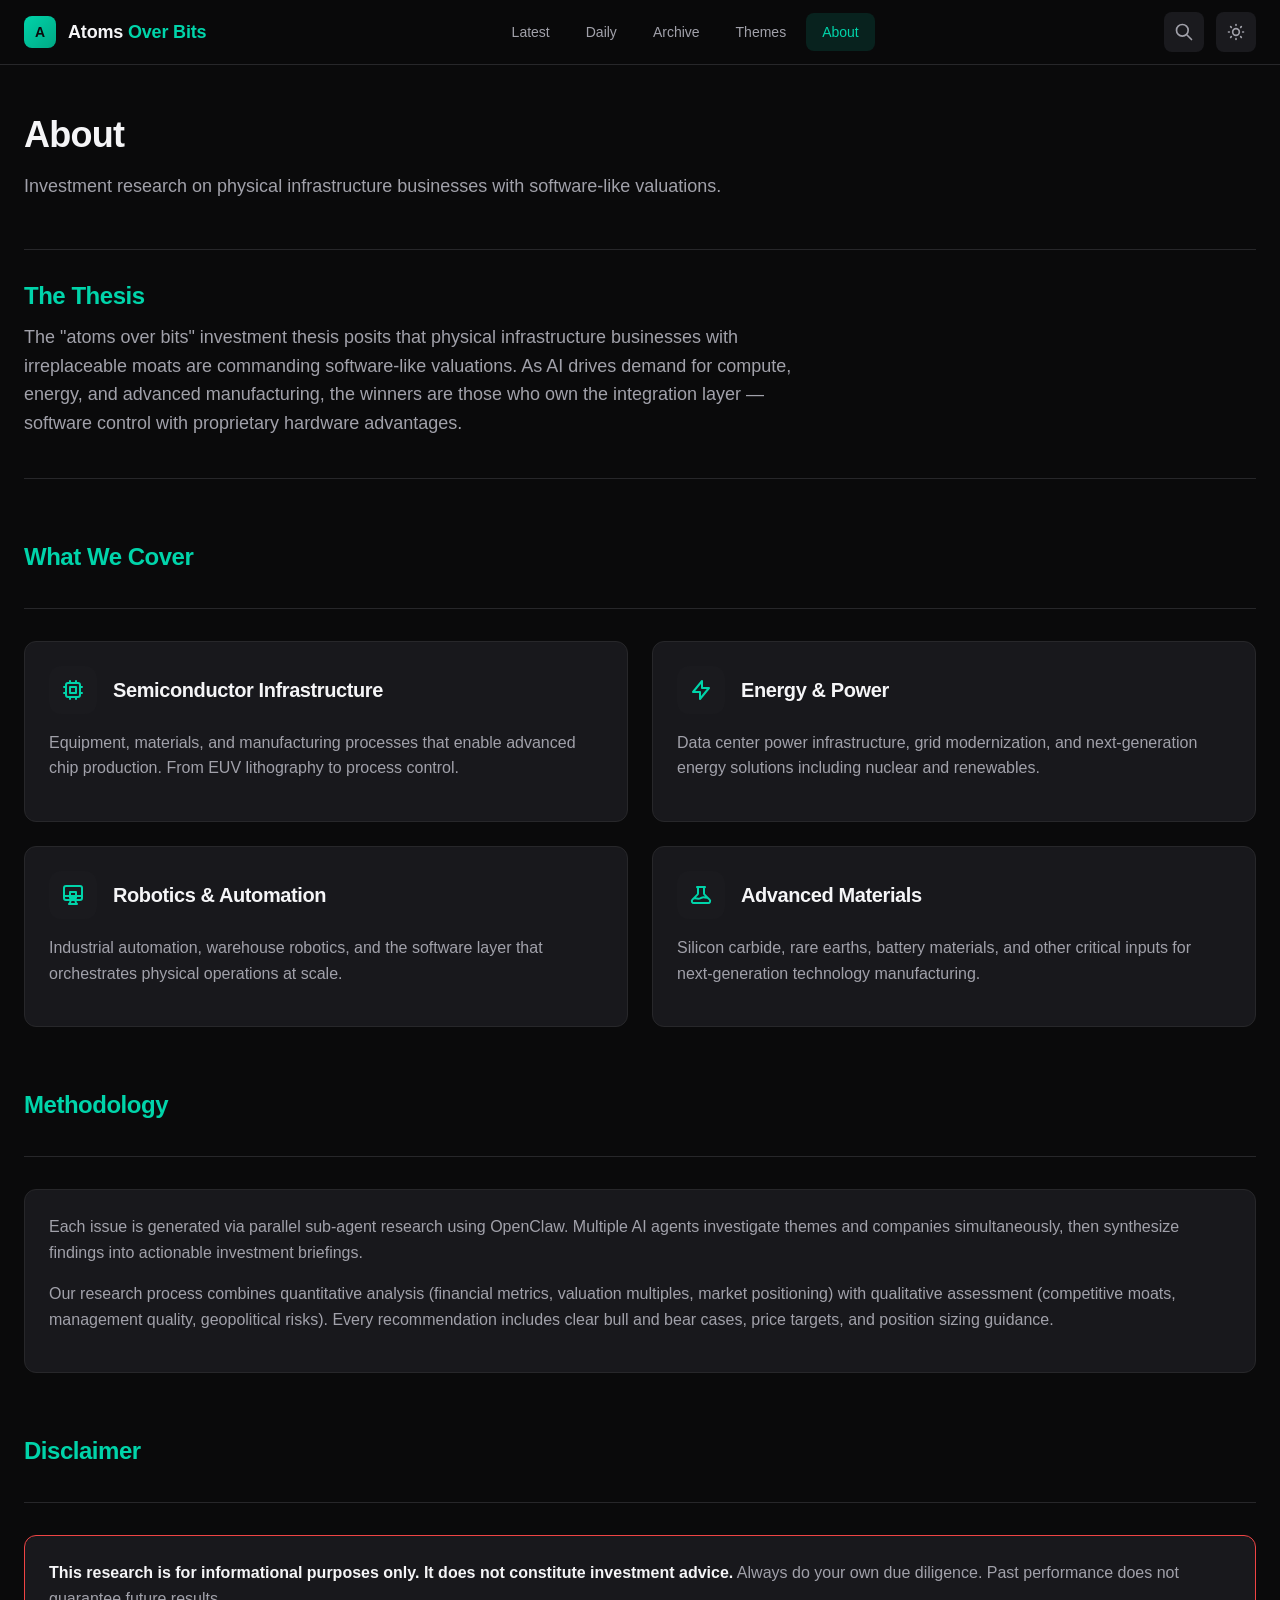
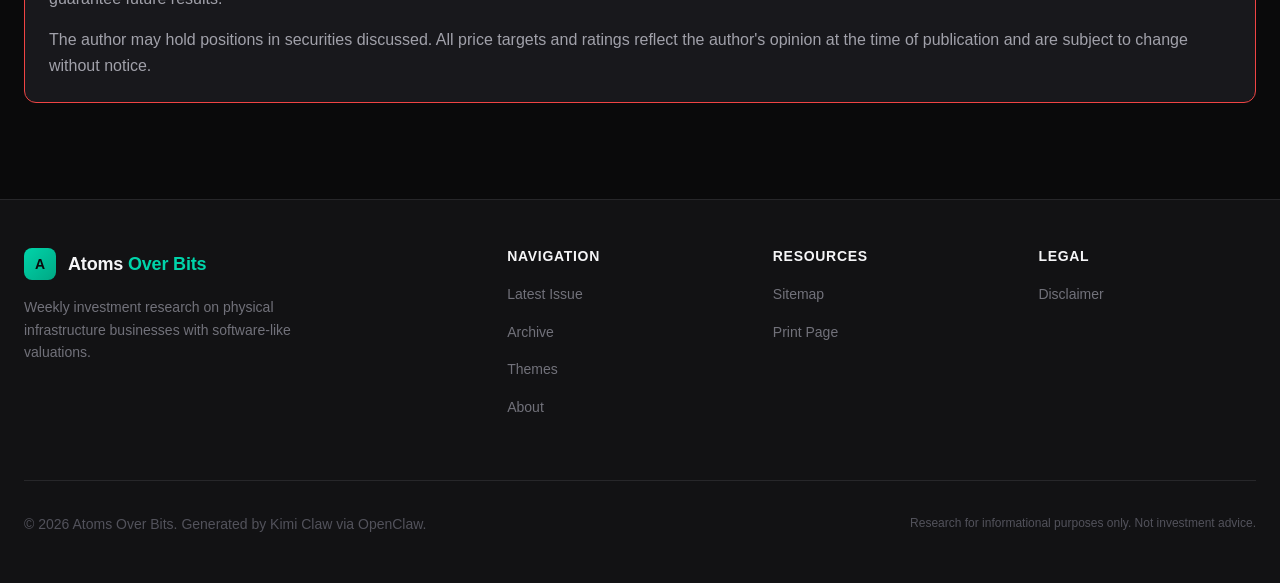
<file: about.html>
<!DOCTYPE html>
<html lang="en">
<head>
    <meta charset="UTF-8">
    <meta name="viewport" content="width=device-width, initial-scale=1.0">
    <title>About — Atoms Over Bits</title>
    <meta name="description" content="Learn about Atoms Over Bits investment research newsletter. The 'atoms over bits' thesis explained.">
    
    <!-- Open Graph -->
    <meta property="og:title" content="About — Atoms Over Bits">
    <meta property="og:description" content="Learn about Atoms Over Bits investment research newsletter.">
    <meta property="og:type" content="website">
    <meta property="og:url" content="https://theloop705.github.io/claw-newsletter/about.html">
    
    <!-- Twitter Card -->
    <meta name="twitter:card" content="summary">
    <meta name="twitter:title" content="About — Atoms Over Bits">
    <meta name="twitter:description" content="Learn about Atoms Over Bits investment research newsletter.">
    
    <link rel="stylesheet" href="css/style.css">
    <link rel="canonical" href="https://theloop705.github.io/claw-newsletter/about.html">
</head>
<body>
    <!-- Reading Progress Bar -->
    <div class="reading-progress"></div>
    
    <!-- Header -->
    <header class="site-header">
        <div class="container">
            <div class="header-inner">
                <a href="index.html" class="logo">
                    <div class="logo-mark">A</div>
                    <span class="logo-text">Atoms <span>Over Bits</span></span>
                </a>
                
                <nav class="main-nav" aria-label="Main navigation">
                    <a href="index.html" class="nav-link">Latest</a>
                    <a href="daily.html" class="nav-link">Daily</a>
                    <a href="archive.html" class="nav-link">Archive</a>
                    <a href="themes.html" class="nav-link">Themes</a>
                    <a href="about.html" class="nav-link active">About</a>
                </nav>
                
                <div class="header-actions">
                    <button class="search-toggle" aria-label="Search">
                        <svg xmlns="http://www.w3.org/2000/svg" width="20" height="20" fill="none" viewBox="0 0 24 24" stroke="currentColor">
                            <path stroke-linecap="round" stroke-linejoin="round" stroke-width="2" d="M21 21l-6-6m2-5a7 7 0 11-14 0 7 7 0 0114 0z" />
                        </svg>
                    </button>
                    <button class="theme-toggle" aria-label="Toggle theme">
                        <svg xmlns="http://www.w3.org/2000/svg" width="20" height="20" fill="none" viewBox="0 0 24 24" stroke="currentColor">
                            <path stroke-linecap="round" stroke-linejoin="round" stroke-width="2" d="M12 3v1m0 16v1m9-9h-1M4 12H3m15.364 6.364l-.707-.707M6.343 6.343l-.707-.707m12.728 0l-.707.707M6.343 17.657l-.707.707M16 12a4 4 0 11-8 0 4 4 0 018 0z" />
                        </svg>
                    </button>
                    <button class="menu-toggle" aria-label="Menu">
                        <span></span>
                        <span></span>
                        <span></span>
                    </button>
                </div>
            </div>
        </div>
    </header>
    
    <!-- Search Overlay -->
    <div class="search-overlay" aria-hidden="true">
        <div class="search-container">
            <div class="search-input-wrapper">
                <svg xmlns="http://www.w3.org/2000/svg" width="20" height="20" fill="none" viewBox="0 0 24 24" stroke="currentColor">
                    <path stroke-linecap="round" stroke-linejoin="round" stroke-width="2" d="M21 21l-6-6m2-5a7 7 0 11-14 0 7 7 0 0114 0z" />
                </svg>
                <input type="text" class="search-input" placeholder="Search issues, companies, themes..." aria-label="Search">
                <kbd class="search-shortcut">ESC</kbd>
            </div>
            <div class="search-results"></div>
        </div>
    </div>

    <main class="container">
        <!-- Page Header -->
        <header class="issue-header">
            <h1 class="issue-header-title">About</h1>
            <p style="font-size: var(--text-lg); color: var(--text-secondary);">Investment research on physical infrastructure businesses with software-like valuations.</p>
        </header>

        <!-- Mission Section -->
        <section class="theme-section" id="thesis">
            <div class="theme-header">
                <h2 class="theme-title">The Thesis</h2>
                <p class="theme-thesis">The "atoms over bits" investment thesis posits that physical infrastructure businesses with irreplaceable moats are commanding software-like valuations. As AI drives demand for compute, energy, and advanced manufacturing, the winners are those who own the integration layer — software control with proprietary hardware advantages.</p>
            </div>
        </section>

        <!-- Coverage Areas -->
        <section class="theme-section" id="coverage">
            <div class="theme-header">
                <h2 class="theme-title">What We Cover</h2>
            </div>
            
            <div class="grid grid-2" style="gap: var(--space-6);">
                <div class="card">
                    <div class="card-body">
                        <div style="display: flex; align-items: center; gap: var(--space-4); margin-bottom: var(--space-4);">
                            <div style="width: 48px; height: 48px; background: var(--bg-tertiary); border-radius: var(--radius-lg); display: flex; align-items: center; justify-content: center; color: var(--accent-primary);">
                                <svg xmlns="http://www.w3.org/2000/svg" width="24" height="24" fill="none" viewBox="0 0 24 24" stroke="currentColor">
                                    <path stroke-linecap="round" stroke-linejoin="round" stroke-width="2" d="M9 3v2m6-2v2M9 19v2m6-2v2M5 9H3m2 6H3m18-6h-2m2 6h-2M7 19h10a2 2 0 002-2V7a2 2 0 00-2-2H7a2 2 0 00-2 2v10a2 2 0 002 2zM9 9h6v6H9V9z" />
                                </svg>
                            </div>
                            <h3 style="font-size: var(--text-xl); font-weight: 600;">Semiconductor Infrastructure</h3>
                        </div>
                        <p style="color: var(--text-secondary);">Equipment, materials, and manufacturing processes that enable advanced chip production. From EUV lithography to process control.</p>
                    </div>
                </div>
                
                <div class="card">
                    <div class="card-body">
                        <div style="display: flex; align-items: center; gap: var(--space-4); margin-bottom: var(--space-4);">
                            <div style="width: 48px; height: 48px; background: var(--bg-tertiary); border-radius: var(--radius-lg); display: flex; align-items: center; justify-content: center; color: var(--accent-primary);">
                                <svg xmlns="http://www.w3.org/2000/svg" width="24" height="24" fill="none" viewBox="0 0 24 24" stroke="currentColor">
                                    <path stroke-linecap="round" stroke-linejoin="round" stroke-width="2" d="M13 10V3L4 14h7v7l9-11h-7z" />
                                </svg>
                            </div>
                            <h3 style="font-size: var(--text-xl); font-weight: 600;">Energy & Power</h3>
                        </div>
                        <p style="color: var(--text-secondary);">Data center power infrastructure, grid modernization, and next-generation energy solutions including nuclear and renewables.</p>
                    </div>
                </div>
                
                <div class="card">
                    <div class="card-body">
                        <div style="display: flex; align-items: center; gap: var(--space-4); margin-bottom: var(--space-4);">
                            <div style="width: 48px; height: 48px; background: var(--bg-tertiary); border-radius: var(--radius-lg); display: flex; align-items: center; justify-content: center; color: var(--accent-primary);">
                                <svg xmlns="http://www.w3.org/2000/svg" width="24" height="24" fill="none" viewBox="0 0 24 24" stroke="currentColor">
                                    <path stroke-linecap="round" stroke-linejoin="round" stroke-width="2" d="M9.75 17L9 20l-1 1h8l-1-1-.75-3M3 13h18M5 17h14a2 2 0 002-2V5a2 2 0 00-2-2H5a2 2 0 00-2 2v10a2 2 0 002 2zM9 9h6v6H9V9z" />
                                </svg>
                            </div>
                            <h3 style="font-size: var(--text-xl); font-weight: 600;">Robotics & Automation</h3>
                        </div>
                        <p style="color: var(--text-secondary);">Industrial automation, warehouse robotics, and the software layer that orchestrates physical operations at scale.</p>
                    </div>
                </div>
                
                <div class="card">
                    <div class="card-body">
                        <div style="display: flex; align-items: center; gap: var(--space-4); margin-bottom: var(--space-4);">
                            <div style="width: 48px; height: 48px; background: var(--bg-tertiary); border-radius: var(--radius-lg); display: flex; align-items: center; justify-content: center; color: var(--accent-primary);">
                                <svg xmlns="http://www.w3.org/2000/svg" width="24" height="24" fill="none" viewBox="0 0 24 24" stroke="currentColor">
                                    <path stroke-linecap="round" stroke-linejoin="round" stroke-width="2" d="M19.428 15.428a2 2 0 00-1.022-.547l-2.387-.477a6 6 0 00-3.86.517l-.318.158a6 6 0 01-3.86.517L6.05 15.21a2 2 0 00-1.806.547M8 4h8l-1 1v5.172a2 2 0 00.586 1.414l5 5c1.26 1.26.367 3.414-1.415 3.414H4.828c-1.782 0-2.674-2.154-1.414-3.414l5-5A2 2 0 009 10.172V5L8 4z" />
                                </svg>
                            </div>
                            <h3 style="font-size: var(--text-xl); font-weight: 600;">Advanced Materials</h3>
                        </div>
                        <p style="color: var(--text-secondary);">Silicon carbide, rare earths, battery materials, and other critical inputs for next-generation technology manufacturing.</p>
                    </div>
                </div>
            </div>
        </section>

        <!-- Methodology -->
        <section class="theme-section" id="methodology">
            <div class="theme-header">
                <h2 class="theme-title">Methodology</h2>
            </div>
            
            <div class="card">
                <div class="card-body">
                    <p style="color: var(--text-secondary); margin-bottom: var(--space-4);">Each issue is generated via parallel sub-agent research using OpenClaw. Multiple AI agents investigate themes and companies simultaneously, then synthesize findings into actionable investment briefings.</p>
                    
                    <p style="color: var(--text-secondary);">Our research process combines quantitative analysis (financial metrics, valuation multiples, market positioning) with qualitative assessment (competitive moats, management quality, geopolitical risks). Every recommendation includes clear bull and bear cases, price targets, and position sizing guidance.</p>
                </div>
            </div>
        </section>

        <!-- Disclaimer -->
        <section class="theme-section" id="disclaimer">
            <div class="theme-header">
                <h2 class="theme-title">Disclaimer</h2>
            </div>
            
            <div class="card" style="border-color: var(--rating-avoid);">
                <div class="card-body">
                    <p style="color: var(--text-secondary); margin-bottom: var(--space-4);"><strong style="color: var(--text-primary);">This research is for informational purposes only. It does not constitute investment advice.</strong> Always do your own due diligence. Past performance does not guarantee future results.</p>
                    
                    <p style="color: var(--text-secondary); margin-bottom: 0;">The author may hold positions in securities discussed. All price targets and ratings reflect the author's opinion at the time of publication and are subject to change without notice.</p>
                </div>
            </div>
        </section>
    </main>

    <!-- Footer -->
    <footer class="site-footer">
        <div class="container">
            <div class="footer-grid">
                <div class="footer-brand">
                    <div class="footer-logo">
                        <div class="logo-mark">A</div>
                        <span class="logo-text">Atoms <span>Over Bits</span></span>
                    </div>
                    <p class="footer-description">Weekly investment research on physical infrastructure businesses with software-like valuations.</p>
                </div>
                <div>
                    <h4 class="footer-title">Navigation</h4>
                    <ul class="footer-links">
                        <li class="footer-link"><a href="index.html">Latest Issue</a></li>
                        <li class="footer-link"><a href="archive.html">Archive</a></li>
                        <li class="footer-link"><a href="themes.html">Themes</a></li>
                        <li class="footer-link"><a href="about.html">About</a></li>
                    </ul>
                </div>
                <div>
                    <h4 class="footer-title">Resources</h4>
                    <ul class="footer-links">
                        <li class="footer-link"><a href="sitemap.xml">Sitemap</a></li>
                        <li class="footer-link"><a href="#" onclick="window.print(); return false;">Print Page</a></li>
                    </ul>
                </div>
                <div>
                    <h4 class="footer-title">Legal</h4>
                    <ul class="footer-links">
                        <li class="footer-link"><a href="about.html#disclaimer">Disclaimer</a></li>
                    </ul>
                </div>
            </div>
            <div class="footer-bottom">
                <p class="footer-copyright">© 2026 Atoms Over Bits. Generated by Kimi Claw via OpenClaw.</p>
                <p class="footer-disclaimer">Research for informational purposes only. Not investment advice.</p>
            </div>
        </div>
    </footer>

    <script src="js/main.js"></script>
</body>
</html>
</file>
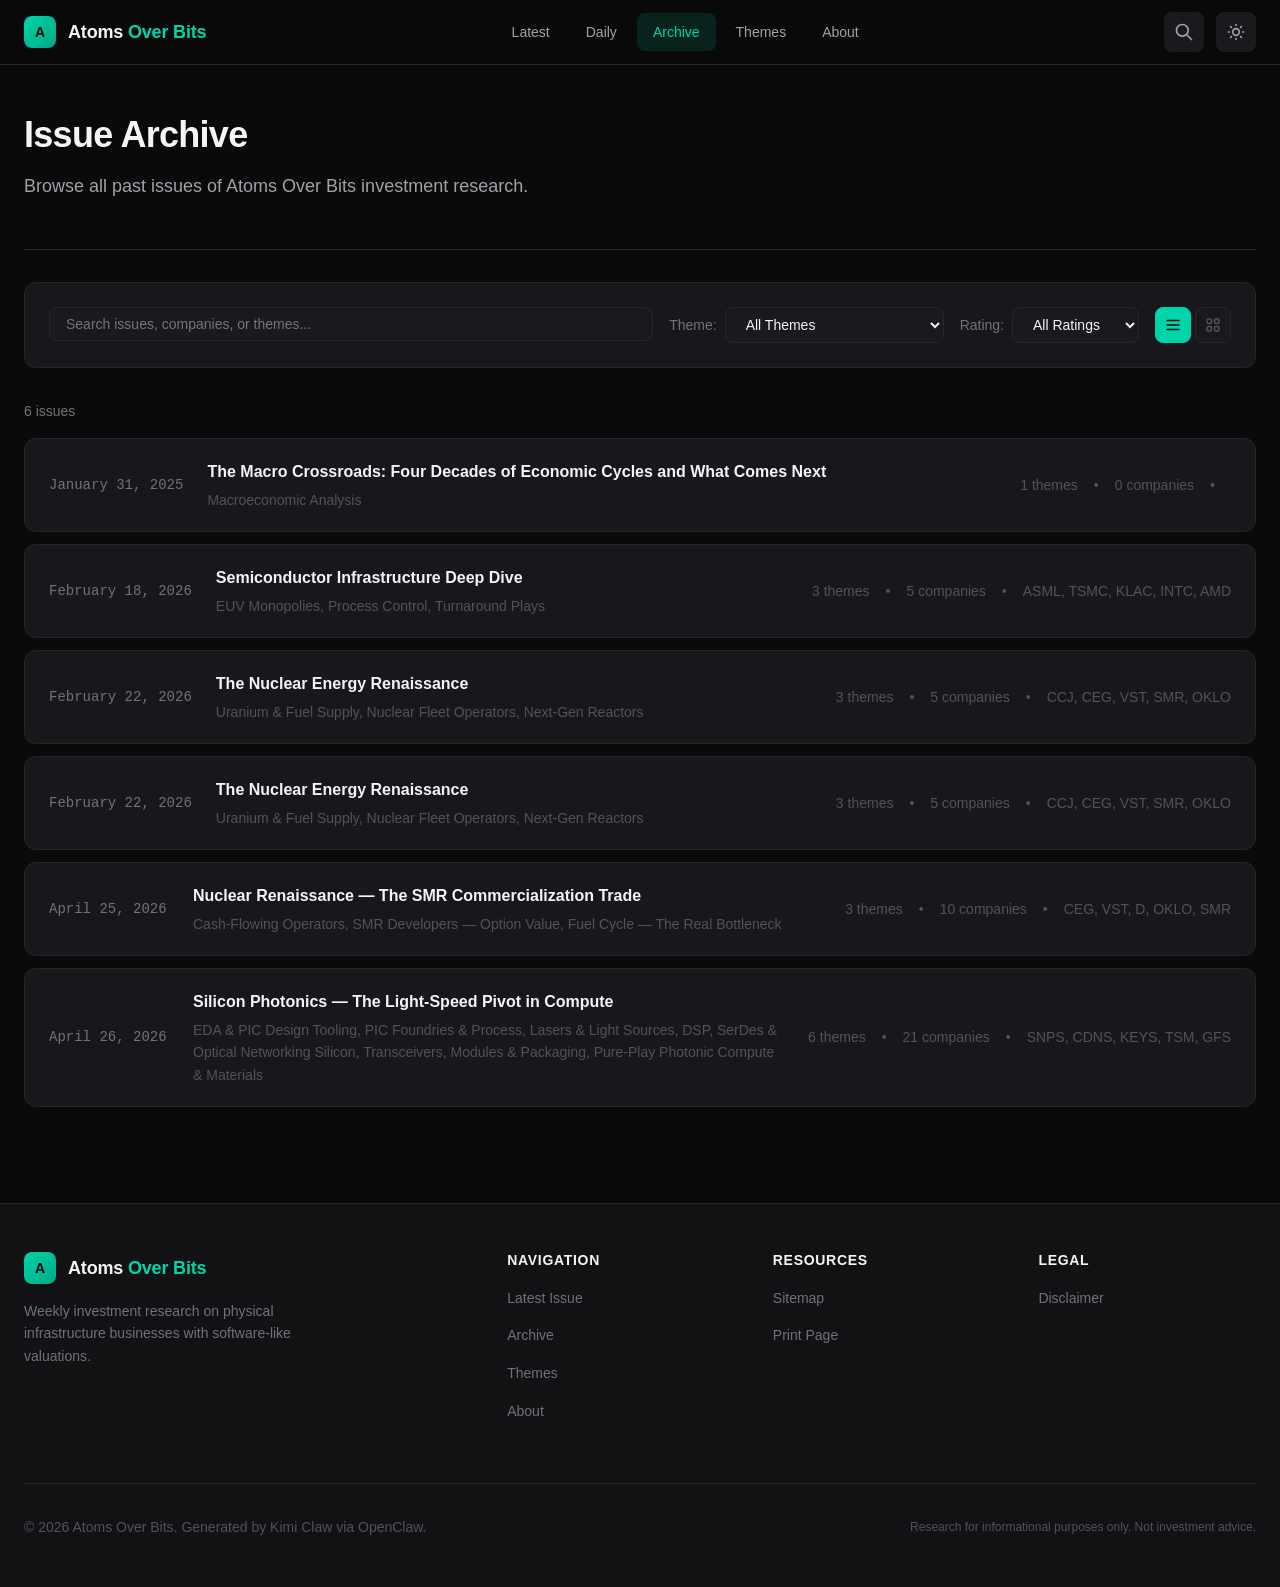
<file: archive.html>
<!DOCTYPE html>
<html lang="en">
<head>
    <meta charset="UTF-8">
    <meta name="viewport" content="width=device-width, initial-scale=1.0">
    <title>Archive — Atoms Over Bits</title>
    <meta name="description" content="Browse all past issues of Atoms Over Bits investment research newsletter.">
    
    <!-- Open Graph -->
    <meta property="og:title" content="Archive — Atoms Over Bits">
    <meta property="og:description" content="Browse all past issues of Atoms Over Bits investment research newsletter.">
    <meta property="og:type" content="website">
    <meta property="og:url" content="https://theloop705.github.io/claw-newsletter/archive.html">
    
    <!-- Twitter Card -->
    <meta name="twitter:card" content="summary">
    <meta name="twitter:title" content="Archive — Atoms Over Bits">
    <meta name="twitter:description" content="Browse all past issues of Atoms Over Bits investment research newsletter.">
    
    <link rel="stylesheet" href="css/style.css">
    <link rel="canonical" href="https://theloop705.github.io/claw-newsletter/archive.html">
</head>
<body>
    <!-- Reading Progress Bar -->
    <div class="reading-progress"></div>
    
    <!-- Header -->
    <header class="site-header">
        <div class="container">
            <div class="header-inner">
                <a href="index.html" class="logo">
                    <div class="logo-mark">A</div>
                    <span class="logo-text">Atoms <span>Over Bits</span></span>
                </a>
                
                <nav class="main-nav" aria-label="Main navigation">
                    <a href="index.html" class="nav-link">Latest</a>
                    <a href="daily.html" class="nav-link">Daily</a>
                    <a href="archive.html" class="nav-link active">Archive</a>
                    <a href="themes.html" class="nav-link">Themes</a>
                    <a href="about.html" class="nav-link">About</a>
                </nav>
                
                <div class="header-actions">
                    <button class="search-toggle" aria-label="Search">
                        <svg xmlns="http://www.w3.org/2000/svg" width="20" height="20" fill="none" viewBox="0 0 24 24" stroke="currentColor">
                            <path stroke-linecap="round" stroke-linejoin="round" stroke-width="2" d="M21 21l-6-6m2-5a7 7 0 11-14 0 7 7 0 0114 0z" />
                        </svg>
                    </button>
                    <button class="theme-toggle" aria-label="Toggle theme">
                        <svg xmlns="http://www.w3.org/2000/svg" width="20" height="20" fill="none" viewBox="0 0 24 24" stroke="currentColor">
                            <path stroke-linecap="round" stroke-linejoin="round" stroke-width="2" d="M12 3v1m0 16v1m9-9h-1M4 12H3m15.364 6.364l-.707-.707M6.343 6.343l-.707-.707m12.728 0l-.707.707M6.343 17.657l-.707.707M16 12a4 4 0 11-8 0 4 4 0 018 0z" />
                        </svg>
                    </button>
                    <button class="menu-toggle" aria-label="Menu">
                        <span></span>
                        <span></span>
                        <span></span>
                    </button>
                </div>
            </div>
        </div>
    </header>
    
    <!-- Search Overlay -->
    <div class="search-overlay" aria-hidden="true">
        <div class="search-container">
            <div class="search-input-wrapper">
                <svg xmlns="http://www.w3.org/2000/svg" width="20" height="20" fill="none" viewBox="0 0 24 24" stroke="currentColor">
                    <path stroke-linecap="round" stroke-linejoin="round" stroke-width="2" d="M21 21l-6-6m2-5a7 7 0 11-14 0 7 7 0 0114 0z" />
                </svg>
                <input type="text" class="search-input" placeholder="Search issues, companies, themes..." aria-label="Search">
                <kbd class="search-shortcut">ESC</kbd>
            </div>
            <div class="search-results"></div>
        </div>
    </div>

    <main class="container">
        <!-- Page Header -->
        <header class="issue-header">
            <h1 class="issue-header-title">Issue Archive</h1>
            <p style="font-size: var(--text-lg); color: var(--text-secondary);">Browse all past issues of Atoms Over Bits investment research.</p>
        </header>

        <!-- Archive Controls -->
        <div class="archive-controls">
            <div class="archive-search">
                <input type="text" id="archive-search-input" placeholder="Search issues, companies, or themes..." aria-label="Search archive">
            </div>
            
            <div class="archive-filter">
                <label for="theme-filter">Theme:</label>
                <select id="theme-filter">
                    <option value="">All Themes</option>
                    <!-- Populated via JS -->
                </select>
            </div>
            
            <div class="archive-filter">
                <label for="rating-filter">Rating:</label>
                <select id="rating-filter">
                    <option value="">All Ratings</option>
                    <option value="Buy">Buy</option>
                    <option value="Hold">Hold</option>
                    <option value="Avoid">Avoid</option>
                    <option value="Speculative">Speculative</option>
                </select>
            </div>
            
            <div class="archive-view-toggle">
                <button class="view-btn active" id="view-list" aria-label="List view">
                    <svg xmlns="http://www.w3.org/2000/svg" width="18" height="18" fill="none" viewBox="0 0 24 24" stroke="currentColor">
                        <path stroke-linecap="round" stroke-linejoin="round" stroke-width="2" d="M4 6h16M4 12h16M4 18h16" />
                    </svg>
                </button>
                <button class="view-btn" id="view-grid" aria-label="Grid view">
                    <svg xmlns="http://www.w3.org/2000/svg" width="18" height="18" fill="none" viewBox="0 0 24 24" stroke="currentColor">
                        <path stroke-linecap="round" stroke-linejoin="round" stroke-width="2" d="M4 6a2 2 0 012-2h2a2 2 0 012 2v2a2 2 0 01-2 2H6a2 2 0 01-2-2V6zM14 6a2 2 0 012-2h2a2 2 0 012 2v2a2 2 0 01-2 2h-2a2 2 0 01-2-2V6zM4 16a2 2 0 012-2h2a2 2 0 012 2v2a2 2 0 01-2 2H6a2 2 0 01-2-2v-2zM14 16a2 2 0 012-2h2a2 2 0 012 2v2a2 2 0 01-2 2h-2a2 2 0 01-2-2v-2z" />
                    </svg>
                </button>
            </div>
        </div>

        <!-- Results Count -->
        <div id="results-count" style="margin-bottom: var(--space-4); color: var(--text-tertiary); font-size: var(--text-sm);">
            Loading issues...
        </div>

        <!-- Archive List -->
        <div id="archive-list" class="archive-list">
            <!-- Populated via JS -->
        </div>

        <!-- Archive Grid (hidden by default) -->
        <div id="archive-grid" class="archive-grid" style="display: none;">
            <!-- Populated via JS -->
        </div>

        <!-- Empty State -->
        <div id="empty-state" style="display: none; text-align: center; padding: var(--space-16);">
            <svg xmlns="http://www.w3.org/2000/svg" width="48" height="48" fill="none" viewBox="0 0 24 24" stroke="currentColor" style="color: var(--text-muted); margin-bottom: var(--space-4);">
                <path stroke-linecap="round" stroke-linejoin="round" stroke-width="1.5" d="M9.172 16.172a4 4 0 015.656 0M9 10h.01M15 10h.01M21 12a9 9 0 11-18 0 9 9 0 0118 0z" />
            </svg>
            <h3 style="color: var(--text-secondary); margin-bottom: var(--space-2);">No issues found</h3>
            <p style="color: var(--text-muted);">Try adjusting your search or filters.</p>
            <button class="btn btn-secondary" id="clear-filters" style="margin-top: var(--space-4);">Clear Filters</button>
        </div>
    </main>

    <!-- Footer -->
    <footer class="site-footer">
        <div class="container">
            <div class="footer-grid">
                <div class="footer-brand">
                    <div class="footer-logo">
                        <div class="logo-mark">A</div>
                        <span class="logo-text">Atoms <span>Over Bits</span></span>
                    </div>
                    <p class="footer-description">Weekly investment research on physical infrastructure businesses with software-like valuations.</p>
                </div>
                <div>
                    <h4 class="footer-title">Navigation</h4>
                    <ul class="footer-links">
                        <li class="footer-link"><a href="index.html">Latest Issue</a></li>
                        <li class="footer-link"><a href="archive.html">Archive</a></li>
                        <li class="footer-link"><a href="themes.html">Themes</a></li>
                        <li class="footer-link"><a href="about.html">About</a></li>
                    </ul>
                </div>
                <div>
                    <h4 class="footer-title">Resources</h4>
                    <ul class="footer-links">
                        <li class="footer-link"><a href="sitemap.xml">Sitemap</a></li>
                        <li class="footer-link"><a href="#" onclick="window.print(); return false;">Print Page</a></li>
                    </ul>
                </div>
                <div>
                    <h4 class="footer-title">Legal</h4>
                    <ul class="footer-links">
                        <li class="footer-link"><a href="about.html#disclaimer">Disclaimer</a></li>
                    </ul>
                </div>
            </div>
            <div class="footer-bottom">
                <p class="footer-copyright">© 2026 Atoms Over Bits. Generated by Kimi Claw via OpenClaw.</p>
                <p class="footer-disclaimer">Research for informational purposes only. Not investment advice.</p>
            </div>
        </div>
    </footer>

    <script src="js/main.js"></script>
    <script>
        // Archive page functionality
        let allIssues = [];
        let filteredIssues = [];
        let currentView = 'list';
        
        // DOM elements
        const searchInput = document.getElementById('archive-search-input');
        const themeFilter = document.getElementById('theme-filter');
        const ratingFilter = document.getElementById('rating-filter');
        const viewListBtn = document.getElementById('view-list');
        const viewGridBtn = document.getElementById('view-grid');
        const archiveList = document.getElementById('archive-list');
        const archiveGrid = document.getElementById('archive-grid');
        const resultsCount = document.getElementById('results-count');
        const emptyState = document.getElementById('empty-state');
        const clearFiltersBtn = document.getElementById('clear-filters');
        
        // Initialize
        document.addEventListener('DOMContentLoaded', async () => {
            await loadIssues();
            await loadThemes();
            setupEventListeners();
            applyFilters();
        });
        
        async function loadIssues() {
            try {
                const response = await fetch('issues/index.json');
                const data = await response.json();
                allIssues = data.issues || [];
                filteredIssues = [...allIssues];
            } catch (error) {
                console.error('Error loading issues:', error);
                archiveList.innerHTML = '<p class="loading">Error loading archive. Please try again later.</p>';
            }
        }
        
        async function loadThemes() {
            try {
                const response = await fetch('issues/themes.json');
                const themes = await response.json();
                
                // Populate theme filter
                themes.forEach(theme => {
                    if (theme.count > 0) {
                        const option = document.createElement('option');
                        option.value = theme.name;
                        option.textContent = theme.name;
                        themeFilter.appendChild(option);
                    }
                });
            } catch (error) {
                console.error('Error loading themes:', error);
            }
        }
        
        function setupEventListeners() {
            // Search
            searchInput.addEventListener('input', debounce(applyFilters, 150));
            
            // Filters
            themeFilter.addEventListener('change', applyFilters);
            ratingFilter.addEventListener('change', applyFilters);
            
            // View toggle
            viewListBtn.addEventListener('click', () => setView('list'));
            viewGridBtn.addEventListener('click', () => setView('grid'));
            
            // Clear filters
            clearFiltersBtn.addEventListener('click', clearFilters);
        }
        
        function applyFilters() {
            const searchQuery = searchInput.value.toLowerCase().trim();
            const selectedTheme = themeFilter.value;
            const selectedRating = ratingFilter.value;
            
            filteredIssues = allIssues.filter(issue => {
                // Search filter
                if (searchQuery) {
                    const searchableText = [
                        issue.title,
                        issue.subtitle,
                        ...(issue.themes || []).map(t => t.name),
                        ...(issue.themes || []).flatMap(t => (t.companies || []).map(c => c.ticker + ' ' + c.name))
                    ].join(' ').toLowerCase();
                    
                    if (!searchableText.includes(searchQuery)) {
                        return false;
                    }
                }
                
                // Theme filter
                if (selectedTheme) {
                    const issueThemes = (issue.themes || []).map(t => t.name);
                    if (!issueThemes.includes(selectedTheme)) {
                        return false;
                    }
                }
                
                // Rating filter
                if (selectedRating) {
                    const companies = (issue.themes || []).flatMap(t => t.companies || []);
                    const hasRating = companies.some(c => c.rating === selectedRating);
                    if (!hasRating) {
                        return false;
                    }
                }
                
                return true;
            });
            
            renderIssues();
            updateResultsCount();
        }
        
        function renderIssues() {
            if (filteredIssues.length === 0) {
                archiveList.style.display = 'none';
                archiveGrid.style.display = 'none';
                emptyState.style.display = 'block';
                return;
            }
            
            emptyState.style.display = 'none';
            
            if (currentView === 'list') {
                archiveList.style.display = 'flex';
                archiveGrid.style.display = 'none';
                renderListView();
            } else {
                archiveList.style.display = 'none';
                archiveGrid.style.display = 'grid';
                renderGridView();
            }
        }
        
        function renderListView() {
            archiveList.innerHTML = filteredIssues.map(issue => {
                const companies = (issue.themes || []).flatMap(t => t.companies || []);
                const tickers = [...new Set(companies.map(c => c.ticker))].slice(0, 5);
                
                return `
                    <a href="${issue.url}" class="archive-item">
                        <div class="archive-item-date">${formatDate(issue.date)}</div>
                        <div class="archive-item-content">
                            <div class="archive-item-title">${escapeHtml(issue.title)}</div>
                            <div class="archive-item-themes">${(issue.themes || []).map(t => t.name).join(', ')}</div>
                        </div>
                        <div class="archive-item-meta">
                            <span>${issue.themeCount} themes</span>
                            <span>•</span>
                            <span>${issue.companyCount} companies</span>
                            <span>•</span>
                            <span>${tickers.join(', ')}</span>
                        </div>
                    </a>
                `;
            }).join('');
        }
        
        function renderGridView() {
            archiveGrid.innerHTML = filteredIssues.map(issue => {
                const companies = (issue.themes || []).flatMap(t => t.companies || []);
                const tickers = [...new Set(companies.map(c => c.ticker))].slice(0, 5);
                
                return `
                    <a href="${issue.url}" class="card card-link">
                        <div class="card-header">
                            <div style="font-size: var(--text-xs); color: var(--accent-primary); font-weight: 600; text-transform: uppercase; letter-spacing: 0.05em; margin-bottom: var(--space-2);">
                                ${formatDate(issue.date)}
                            </div>
                            <h3 style="font-size: var(--text-lg); font-weight: 600; margin-bottom: var(--space-2);">${escapeHtml(issue.title)}</h3>
                            <p style="font-size: var(--text-sm); color: var(--text-tertiary);">${escapeHtml(issue.subtitle || '')}</p>
                        </div>
                        <div class="card-body">
                            <div style="display: flex; flex-wrap: wrap; gap: var(--space-2); margin-bottom: var(--space-4);">
                                ${(issue.themes || []).slice(0, 3).map(t => `
                                    <span style="font-size: var(--text-xs); padding: var(--space-1) var(--space-3); background: var(--bg-tertiary); border-radius: var(--radius-full); color: var(--text-secondary);">${t.name}</span>
                                `).join('')}
                            </div>
                            <div style="font-size: var(--text-sm); color: var(--text-muted);">${tickers.join(', ')}</div>
                        </div>
                        <div class="card-footer">
                            <span style="font-size: var(--text-sm); color: var(--text-tertiary);">${issue.themeCount} themes • ${issue.companyCount} companies</span>
                            <span style="color: var(--accent-primary);">→</span>
                        </div>
                    </a>
                `;
            }).join('');
        }
        
        function setView(view) {
            currentView = view;
            viewListBtn.classList.toggle('active', view === 'list');
            viewGridBtn.classList.toggle('active', view === 'grid');
            renderIssues();
        }
        
        function updateResultsCount() {
            const total = allIssues.length;
            const filtered = filteredIssues.length;
            
            if (filtered === total) {
                resultsCount.textContent = `${total} issue${total !== 1 ? 's' : ''}`;
            } else {
                resultsCount.textContent = `Showing ${filtered} of ${total} issue${total !== 1 ? 's' : ''}`;
            }
        }
        
        function clearFilters() {
            searchInput.value = '';
            themeFilter.value = '';
            ratingFilter.value = '';
            applyFilters();
        }
        
        function formatDate(dateString) {
            if (!dateString) return '';
            const date = new Date(dateString);
            return date.toLocaleDateString('en-US', {
                year: 'numeric',
                month: 'long',
                day: 'numeric'
            });
        }
        
        function escapeHtml(text) {
            if (!text) return '';
            const div = document.createElement('div');
            div.textContent = text;
            return div.innerHTML;
        }
        
        function debounce(func, wait) {
            let timeout;
            return function executedFunction(...args) {
                const later = () => {
                    clearTimeout(timeout);
                    func(...args);
                };
                clearTimeout(timeout);
                timeout = setTimeout(later, wait);
            };
        }
    </script>
</body>
</html>
</file>
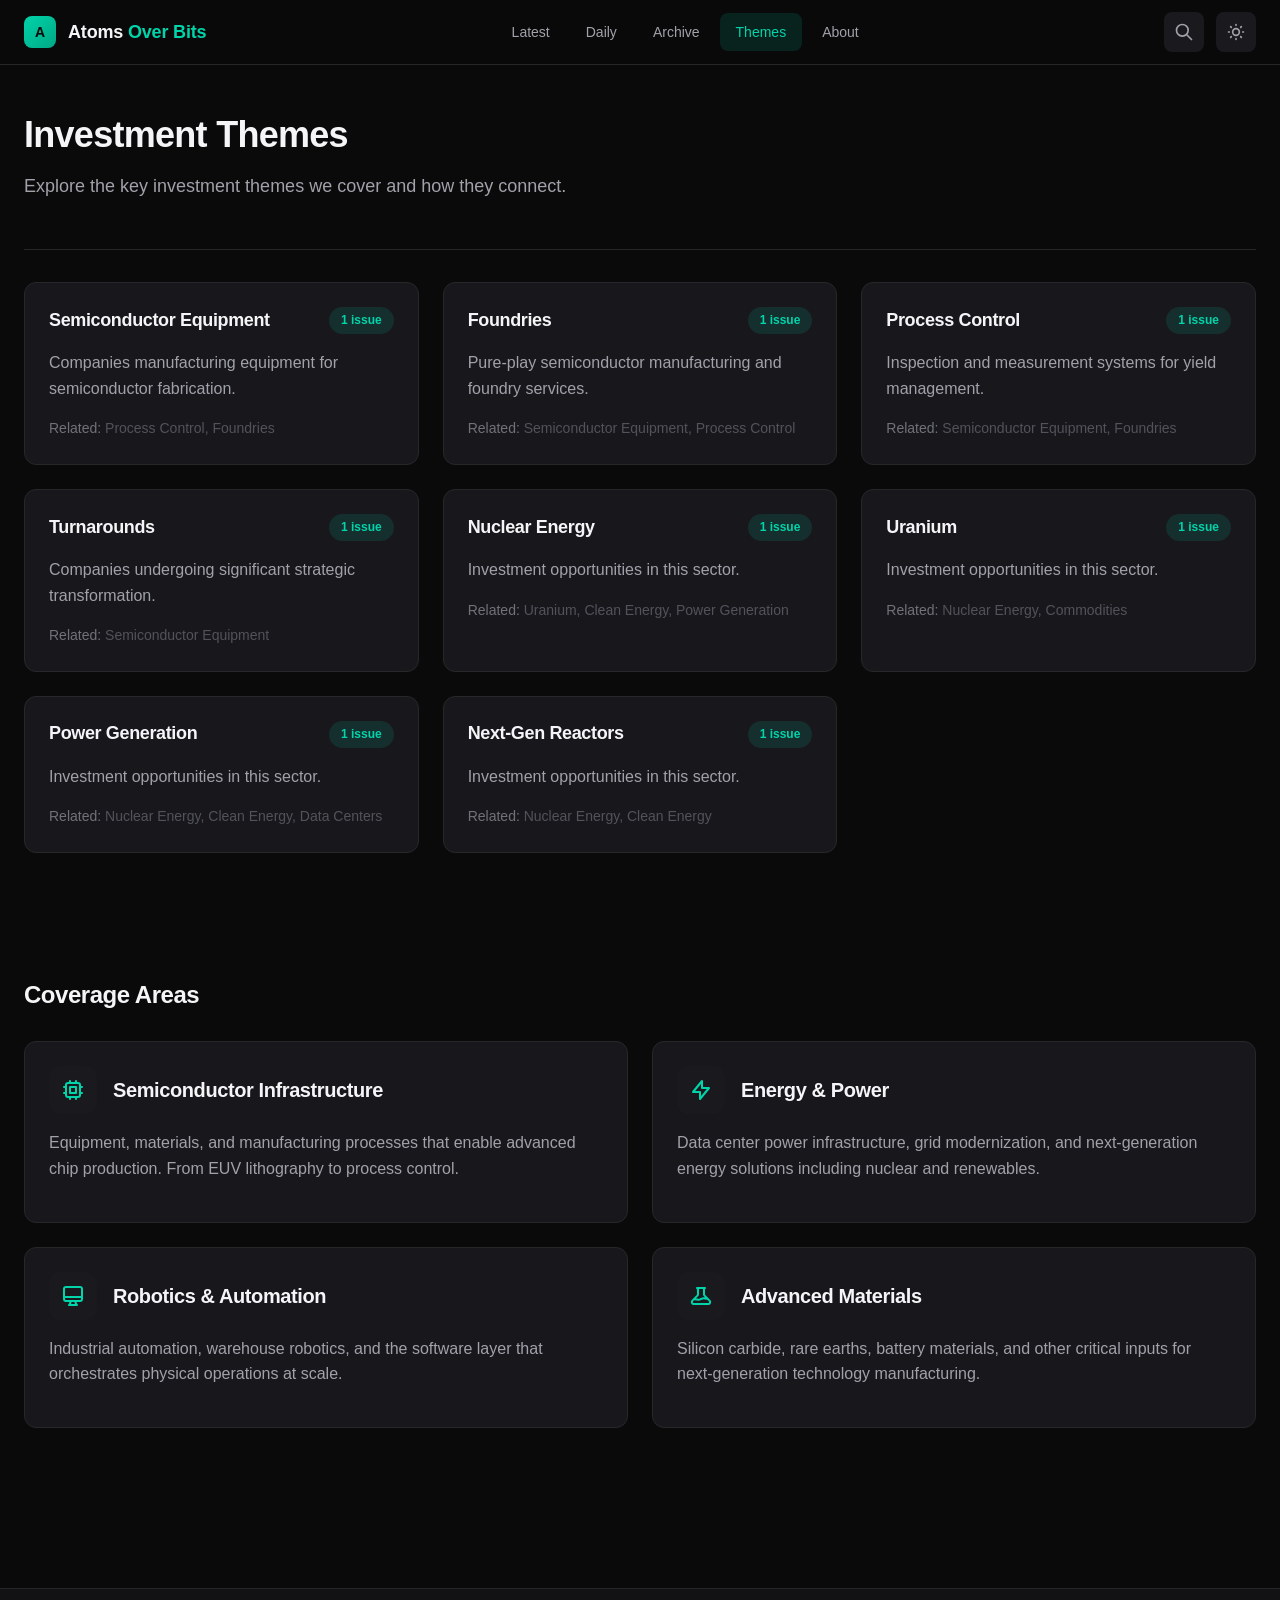
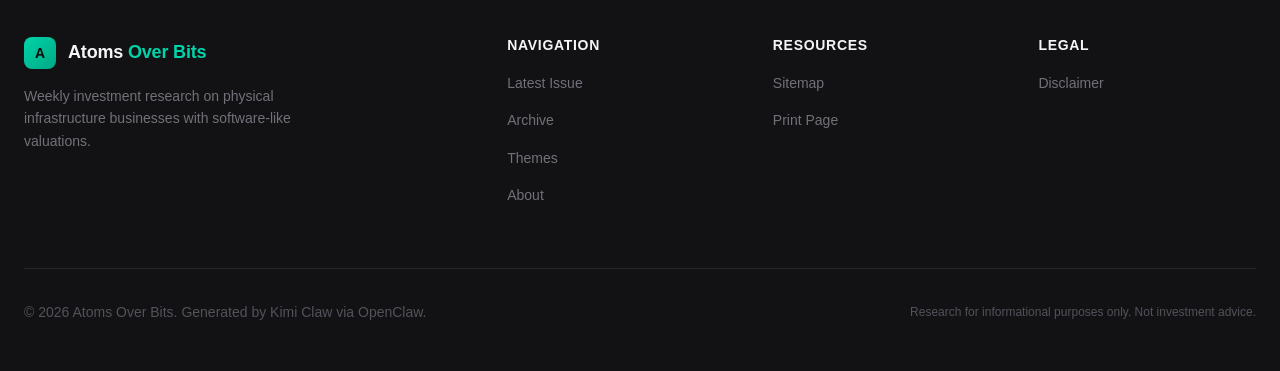
<file: themes.html>
<!DOCTYPE html>
<html lang="en">
<head>
    <meta charset="UTF-8">
    <meta name="viewport" content="width=device-width, initial-scale=1.0">
    <title>Themes — Atoms Over Bits</title>
    <meta name="description" content="Explore investment themes covered in Atoms Over Bits research.">
    
    <!-- Open Graph -->
    <meta property="og:title" content="Themes — Atoms Over Bits">
    <meta property="og:description" content="Explore investment themes covered in Atoms Over Bits research.">
    <meta property="og:type" content="website">
    <meta property="og:url" content="https://theloop705.github.io/claw-newsletter/themes.html">
    
    <!-- Twitter Card -->
    <meta name="twitter:card" content="summary">
    <meta name="twitter:title" content="Themes — Atoms Over Bits">
    <meta name="twitter:description" content="Explore investment themes covered in Atoms Over Bits research.">
    
    <link rel="stylesheet" href="css/style.css">
    <link rel="canonical" href="https://theloop705.github.io/claw-newsletter/themes.html">
</head>
<body>
    <!-- Reading Progress Bar -->
    <div class="reading-progress"></div>
    
    <!-- Header -->
    <header class="site-header">
        <div class="container">
            <div class="header-inner">
                <a href="index.html" class="logo">
                    <div class="logo-mark">A</div>
                    <span class="logo-text">Atoms <span>Over Bits</span></span>
                </a>
                
                <nav class="main-nav" aria-label="Main navigation">
                    <a href="index.html" class="nav-link">Latest</a>
                    <a href="daily.html" class="nav-link">Daily</a>
                    <a href="archive.html" class="nav-link">Archive</a>
                    <a href="themes.html" class="nav-link active">Themes</a>
                    <a href="about.html" class="nav-link">About</a>
                </nav>
                
                <div class="header-actions">
                    <button class="search-toggle" aria-label="Search">
                        <svg xmlns="http://www.w3.org/2000/svg" width="20" height="20" fill="none" viewBox="0 0 24 24" stroke="currentColor">
                            <path stroke-linecap="round" stroke-linejoin="round" stroke-width="2" d="M21 21l-6-6m2-5a7 7 0 11-14 0 7 7 0 0114 0z" />
                        </svg>
                    </button>
                    <button class="theme-toggle" aria-label="Toggle theme">
                        <svg xmlns="http://www.w3.org/2000/svg" width="20" height="20" fill="none" viewBox="0 0 24 24" stroke="currentColor">
                            <path stroke-linecap="round" stroke-linejoin="round" stroke-width="2" d="M12 3v1m0 16v1m9-9h-1M4 12H3m15.364 6.364l-.707-.707M6.343 6.343l-.707-.707m12.728 0l-.707.707M6.343 17.657l-.707.707M16 12a4 4 0 11-8 0 4 4 0 018 0z" />
                        </svg>
                    </button>
                    <button class="menu-toggle" aria-label="Menu">
                        <span></span>
                        <span></span>
                        <span></span>
                    </button>
                </div>
            </div>
        </div>
    </header>
    
    <!-- Search Overlay -->
    <div class="search-overlay" aria-hidden="true">
        <div class="search-container">
            <div class="search-input-wrapper">
                <svg xmlns="http://www.w3.org/2000/svg" width="20" height="20" fill="none" viewBox="0 0 24 24" stroke="currentColor">
                    <path stroke-linecap="round" stroke-linejoin="round" stroke-width="2" d="M21 21l-6-6m2-5a7 7 0 11-14 0 7 7 0 0114 0z" />
                </svg>
                <input type="text" class="search-input" placeholder="Search issues, companies, themes..." aria-label="Search">
                <kbd class="search-shortcut">ESC</kbd>
            </div>
            <div class="search-results"></div>
        </div>
    </div>

    <main class="container">
        <!-- Page Header -->
        <header class="issue-header">
            <h1 class="issue-header-title">Investment Themes</h1>
            <p style="font-size: var(--text-lg); color: var(--text-secondary);">Explore the key investment themes we cover and how they connect.</p>
        </header>

        <!-- Themes Grid -->
        <div id="themes-grid" class="themes-list">
            <!-- Populated via JS -->
        </div>

        <!-- Coverage Areas Section -->
        <section class="section" style="margin-top: var(--space-16);">
            <div class="section-header">
                <h2 class="section-title">Coverage Areas</h2>
            </div>
            
            <div class="grid grid-2" style="gap: var(--space-6);">
                <div class="card">
                    <div class="card-body">
                        <div style="display: flex; align-items: center; gap: var(--space-4); margin-bottom: var(--space-4);">
                            <div style="width: 48px; height: 48px; background: var(--bg-tertiary); border-radius: var(--radius-lg); display: flex; align-items: center; justify-content: center; color: var(--accent-primary);">
                                <svg xmlns="http://www.w3.org/2000/svg" width="24" height="24" fill="none" viewBox="0 0 24 24" stroke="currentColor">
                                    <path stroke-linecap="round" stroke-linejoin="round" stroke-width="2" d="M9 3v2m6-2v2M9 19v2m6-2v2M5 9H3m2 6H3m18-6h-2m2 6h-2M7 19h10a2 2 0 002-2V7a2 2 0 00-2-2H7a2 2 0 00-2 2v10a2 2 0 002 2zM9 9h6v6H9V9z" />
                                </svg>
                            </div>
                            <h3 style="font-size: var(--text-xl); font-weight: 600;">Semiconductor Infrastructure</h3>
                        </div>
                        <p style="color: var(--text-secondary);">Equipment, materials, and manufacturing processes that enable advanced chip production. From EUV lithography to process control.</p>
                    </div>
                </div>
                
                <div class="card">
                    <div class="card-body">
                        <div style="display: flex; align-items: center; gap: var(--space-4); margin-bottom: var(--space-4);">
                            <div style="width: 48px; height: 48px; background: var(--bg-tertiary); border-radius: var(--radius-lg); display: flex; align-items: center; justify-content: center; color: var(--accent-primary);">
                                <svg xmlns="http://www.w3.org/2000/svg" width="24" height="24" fill="none" viewBox="0 0 24 24" stroke="currentColor">
                                    <path stroke-linecap="round" stroke-linejoin="round" stroke-width="2" d="M13 10V3L4 14h7v7l9-11h-7z" />
                                </svg>
                            </div>
                            <h3 style="font-size: var(--text-xl); font-weight: 600;">Energy & Power</h3>
                        </div>
                        <p style="color: var(--text-secondary);">Data center power infrastructure, grid modernization, and next-generation energy solutions including nuclear and renewables.</p>
                    </div>
                </div>
                
                <div class="card">
                    <div class="card-body">
                        <div style="display: flex; align-items: center; gap: var(--space-4); margin-bottom: var(--space-4);">
                            <div style="width: 48px; height: 48px; background: var(--bg-tertiary); border-radius: var(--radius-lg); display: flex; align-items: center; justify-content: center; color: var(--accent-primary);">
                                <svg xmlns="http://www.w3.org/2000/svg" width="24" height="24" fill="none" viewBox="0 0 24 24" stroke="currentColor">
                                    <path stroke-linecap="round" stroke-linejoin="round" stroke-width="2" d="M9.75 17L9 20l-1 1h8l-1-1-.75-3M3 13h18M5 17h14a2 2 0 002-2V5a2 2 0 00-2-2H5a2 2 0 00-2 2v10a2 2 0 002 2z" />
                                </svg>
                            </div>
                            <h3 style="font-size: var(--text-xl); font-weight: 600;">Robotics & Automation</h3>
                        </div>
                        <p style="color: var(--text-secondary);">Industrial automation, warehouse robotics, and the software layer that orchestrates physical operations at scale.</p>
                    </div>
                </div>
                
                <div class="card">
                    <div class="card-body">
                        <div style="display: flex; align-items: center; gap: var(--space-4); margin-bottom: var(--space-4);">
                            <div style="width: 48px; height: 48px; background: var(--bg-tertiary); border-radius: var(--radius-lg); display: flex; align-items: center; justify-content: center; color: var(--accent-primary);">
                                <svg xmlns="http://www.w3.org/2000/svg" width="24" height="24" fill="none" viewBox="0 0 24 24" stroke="currentColor">
                                    <path stroke-linecap="round" stroke-linejoin="round" stroke-width="2" d="M19.428 15.428a2 2 0 00-1.022-.547l-2.387-.477a6 6 0 00-3.86.517l-.318.158a6 6 0 01-3.86.517L6.05 15.21a2 2 0 00-1.806.547M8 4h8l-1 1v5.172a2 2 0 00.586 1.414l5 5c1.26 1.26.367 3.414-1.415 3.414H4.828c-1.782 0-2.674-2.154-1.414-3.414l5-5A2 2 0 009 10.172V5L8 4z" />
                                </svg>
                            </div>
                            <h3 style="font-size: var(--text-xl); font-weight: 600;">Advanced Materials</h3>
                        </div>
                        <p style="color: var(--text-secondary);">Silicon carbide, rare earths, battery materials, and other critical inputs for next-generation technology manufacturing.</p>
                    </div>
                </div>
            </div>
        </section>
    </main>

    <!-- Footer -->
    <footer class="site-footer">
        <div class="container">
            <div class="footer-grid">
                <div class="footer-brand">
                    <div class="footer-logo">
                        <div class="logo-mark">A</div>
                        <span class="logo-text">Atoms <span>Over Bits</span></span>
                    </div>
                    <p class="footer-description">Weekly investment research on physical infrastructure businesses with software-like valuations.</p>
                </div>
                <div>
                    <h4 class="footer-title">Navigation</h4>
                    <ul class="footer-links">
                        <li class="footer-link"><a href="index.html">Latest Issue</a></li>
                        <li class="footer-link"><a href="archive.html">Archive</a></li>
                        <li class="footer-link"><a href="themes.html">Themes</a></li>
                        <li class="footer-link"><a href="about.html">About</a></li>
                    </ul>
                </div>
                <div>
                    <h4 class="footer-title">Resources</h4>
                    <ul class="footer-links">
                        <li class="footer-link"><a href="sitemap.xml">Sitemap</a></li>
                        <li class="footer-link"><a href="#" onclick="window.print(); return false;">Print Page</a></li>
                    </ul>
                </div>
                <div>
                    <h4 class="footer-title">Legal</h4>
                    <ul class="footer-links">
                        <li class="footer-link"><a href="about.html#disclaimer">Disclaimer</a></li>
                    </ul>
                </div>
            </div>
            <div class="footer-bottom">
                <p class="footer-copyright">© 2026 Atoms Over Bits. Generated by Kimi Claw via OpenClaw.</p>
                <p class="footer-disclaimer">Research for informational purposes only. Not investment advice.</p>
            </div>
        </div>
    </footer>

    <script src="js/main.js"></script>
    <script>
        // Themes page functionality
        document.addEventListener('DOMContentLoaded', async () => {
            await loadThemes();
        });
        
        async function loadThemes() {
            try {
                const response = await fetch('issues/themes.json');
                const themes = await response.json();
                const container = document.getElementById('themes-grid');
                
                if (!container) return;
                
                const activeThemes = themes.filter(t => t.count > 0);
                
                if (activeThemes.length === 0) {
                    container.innerHTML = '<p class="loading">No themes available yet.</p>';
                    return;
                }
                
                container.innerHTML = activeThemes.map(theme => `
                    <article class="theme-card">
                        <div class="theme-card-header">
                            <h3 class="theme-card-title">
                                <a href="themes/${theme.slug}.html" style="color: inherit; text-decoration: none;">${theme.name}</a>
                            </h3>
                            <span class="theme-card-count">${theme.count} issue${theme.count !== 1 ? 's' : ''}</span>
                        </div>
                        <p style="color: var(--text-secondary); margin-bottom: var(--space-4);">
                            ${getThemeDescription(theme.name)}
                        </p>
                        
                        ${theme.related && theme.related.length > 0 ? `
                            <div class="theme-card-related">
                                <strong>Related:</strong> ${theme.related.slice(0, 3).join(', ')}
                            </div>
                        ` : ''}
                    </article>
                `).join('');
            } catch (error) {
                console.error('Error loading themes:', error);
                document.getElementById('themes-grid').innerHTML = '<p class="loading">Error loading themes.</p>';
            }
        }
        
        function getThemeDescription(themeName) {
            const descriptions = {
                'Semiconductor Equipment': 'Companies manufacturing equipment for semiconductor fabrication.',
                'Foundries': 'Pure-play semiconductor manufacturing and foundry services.',
                'Process Control': 'Inspection and measurement systems for yield management.',
                'Turnarounds': 'Companies undergoing significant strategic transformation.',
                'EUV Monopolies': 'Extreme ultraviolet lithography and related technologies.',
                'Memory': 'DRAM, NAND, and emerging memory technologies.'
            };
            return descriptions[themeName] || 'Investment opportunities in this sector.';
        }
    </script>
</body>
</html>
</file>
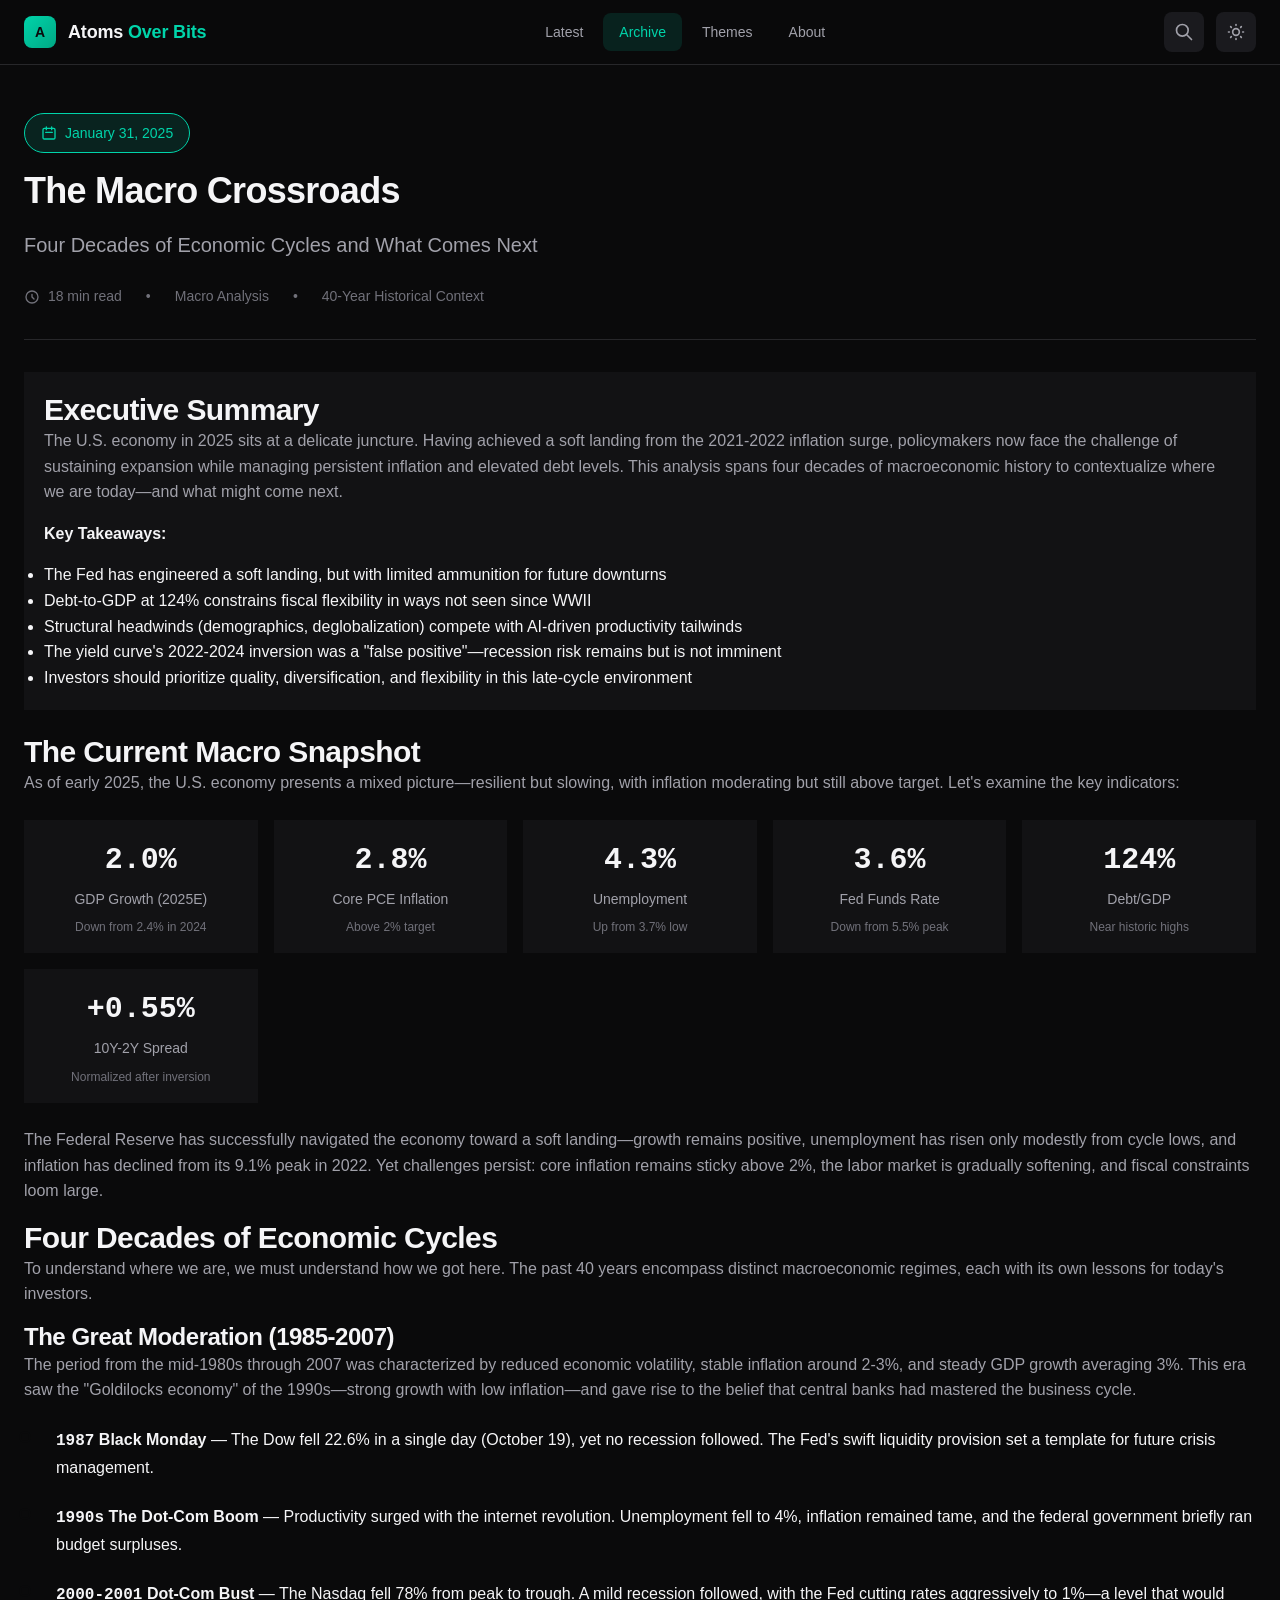
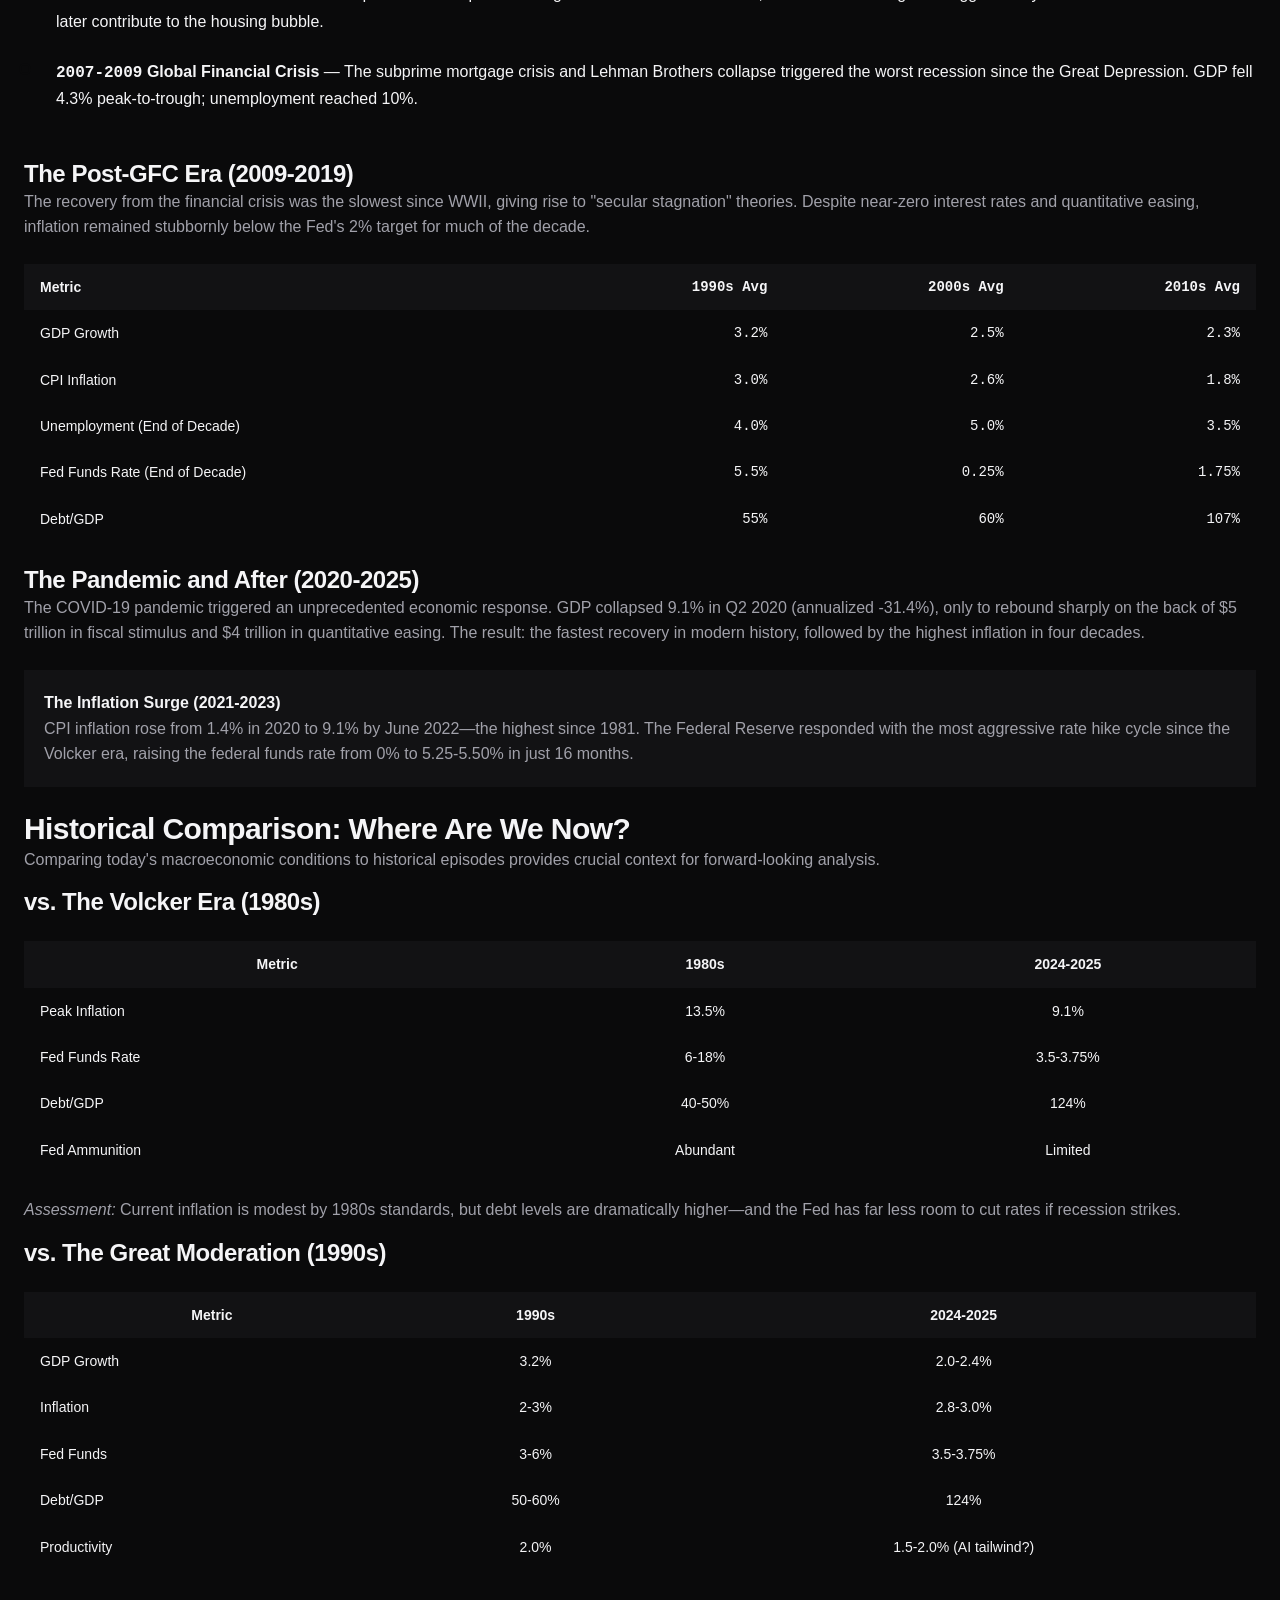
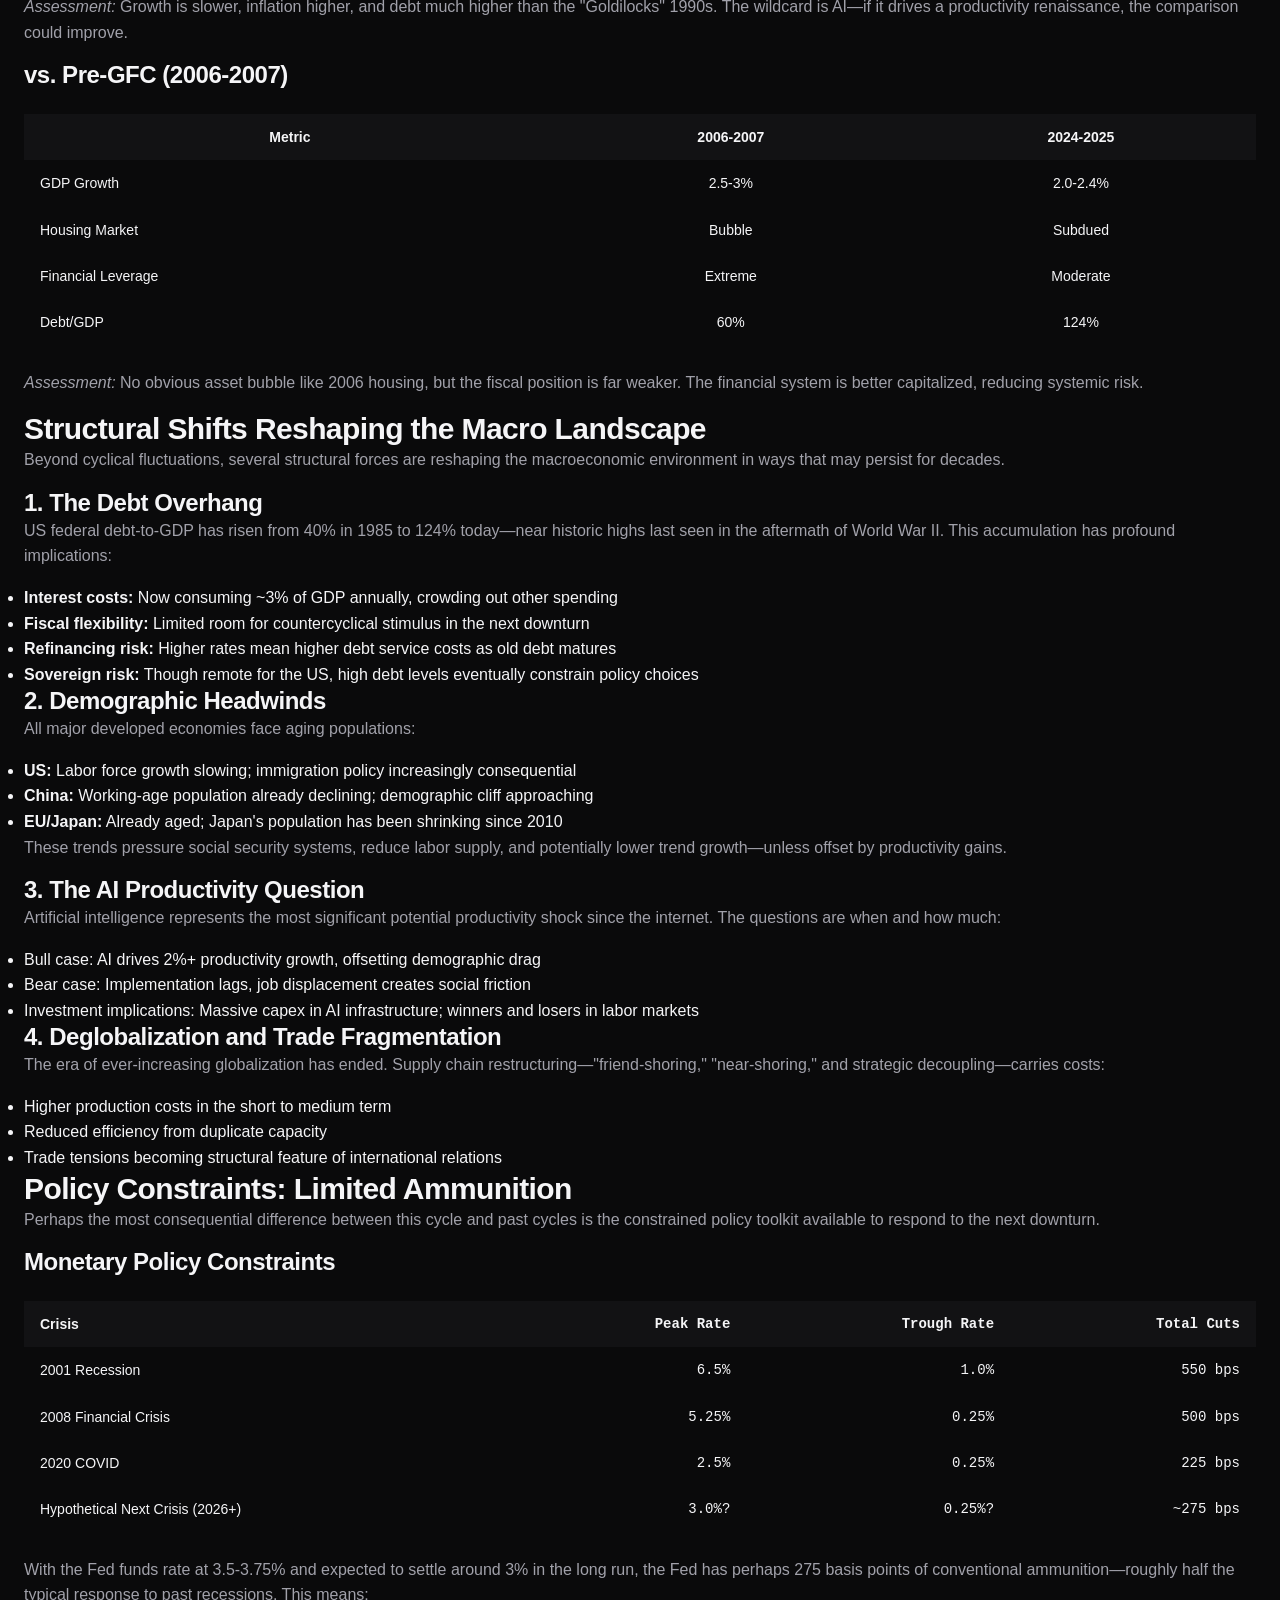
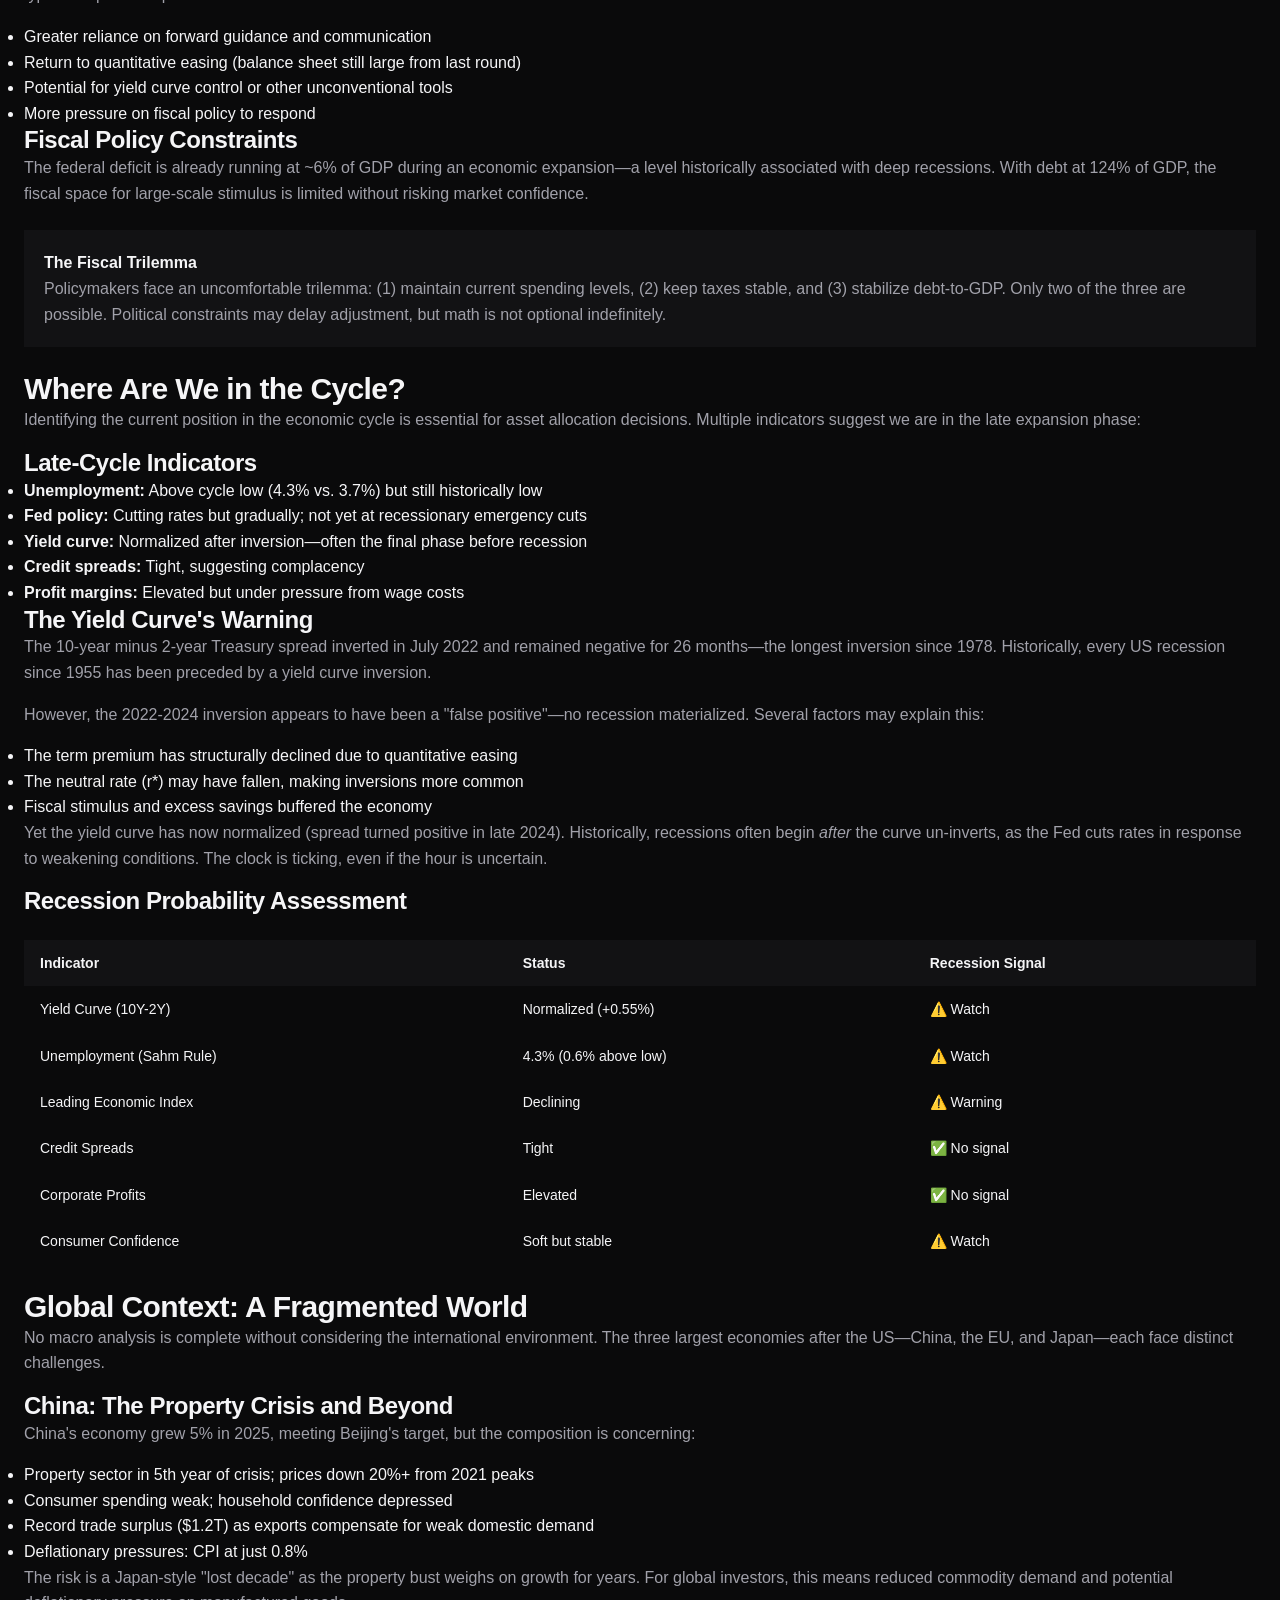
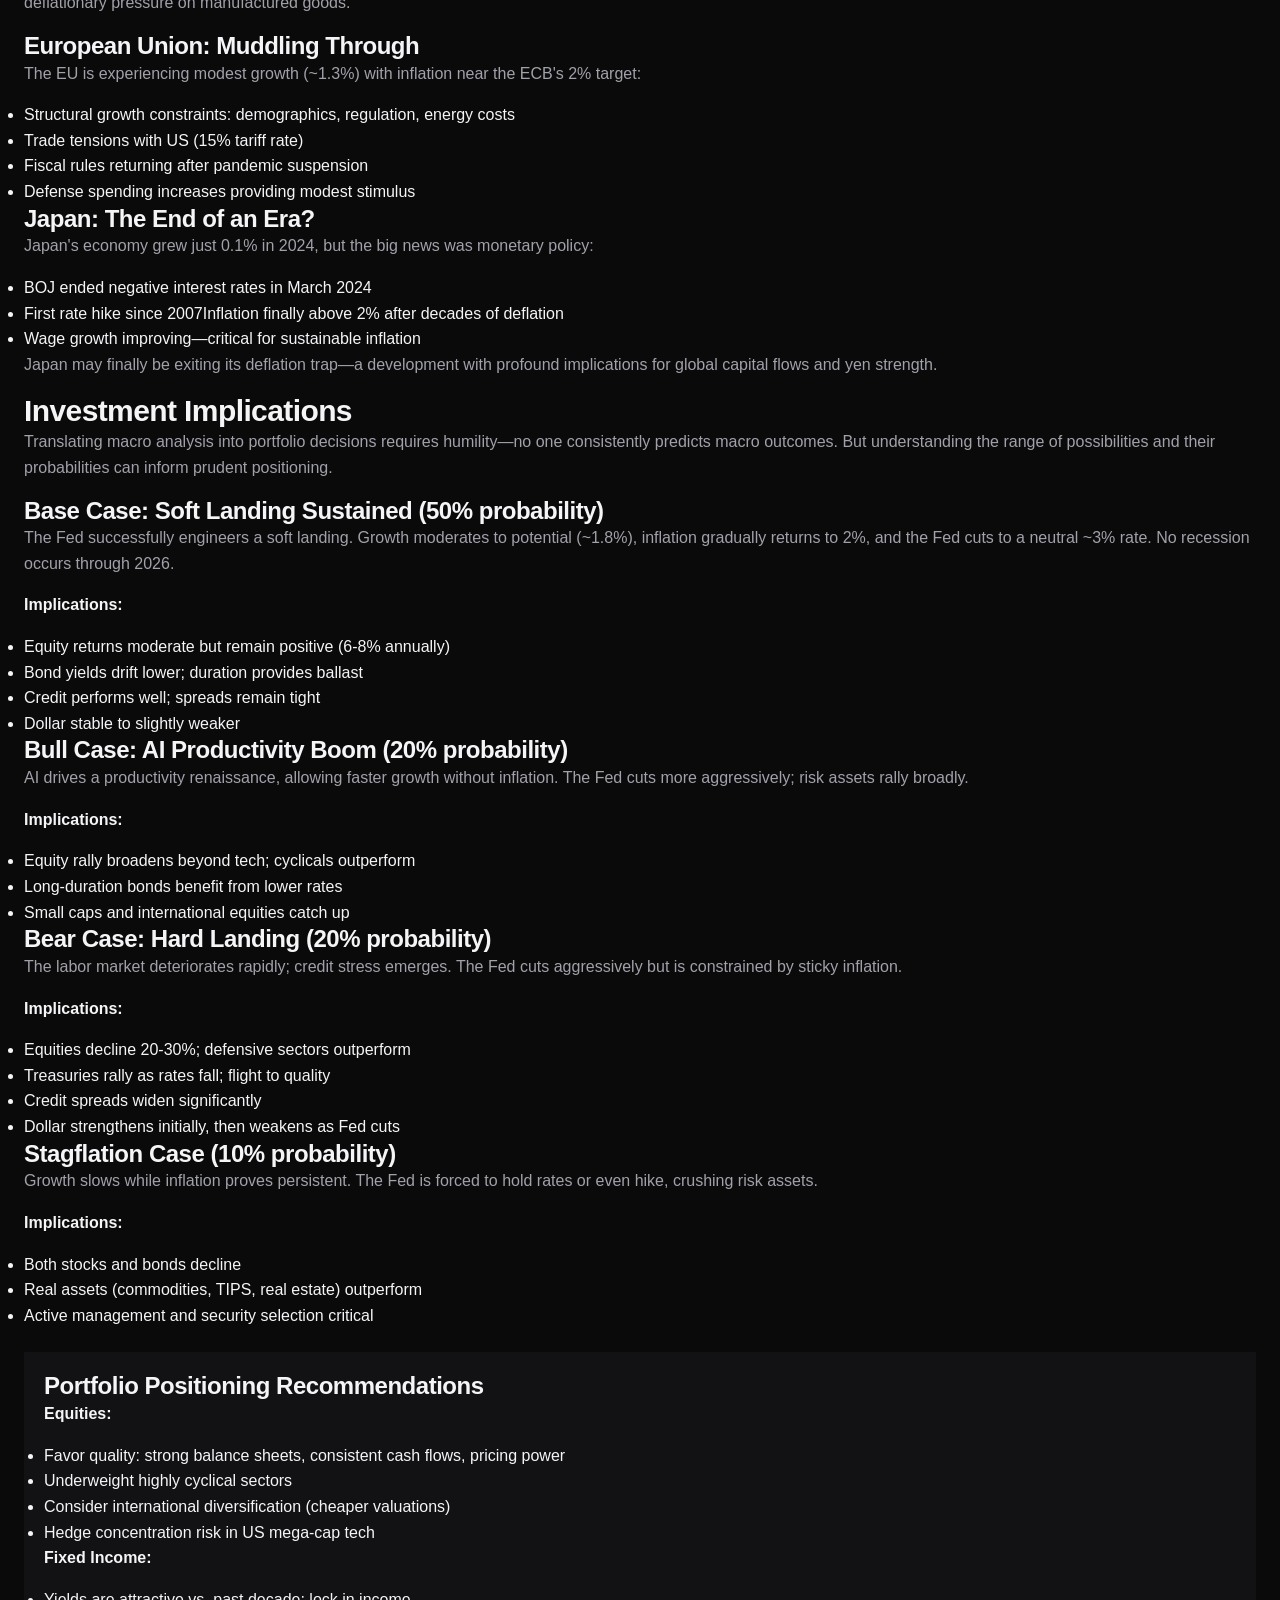
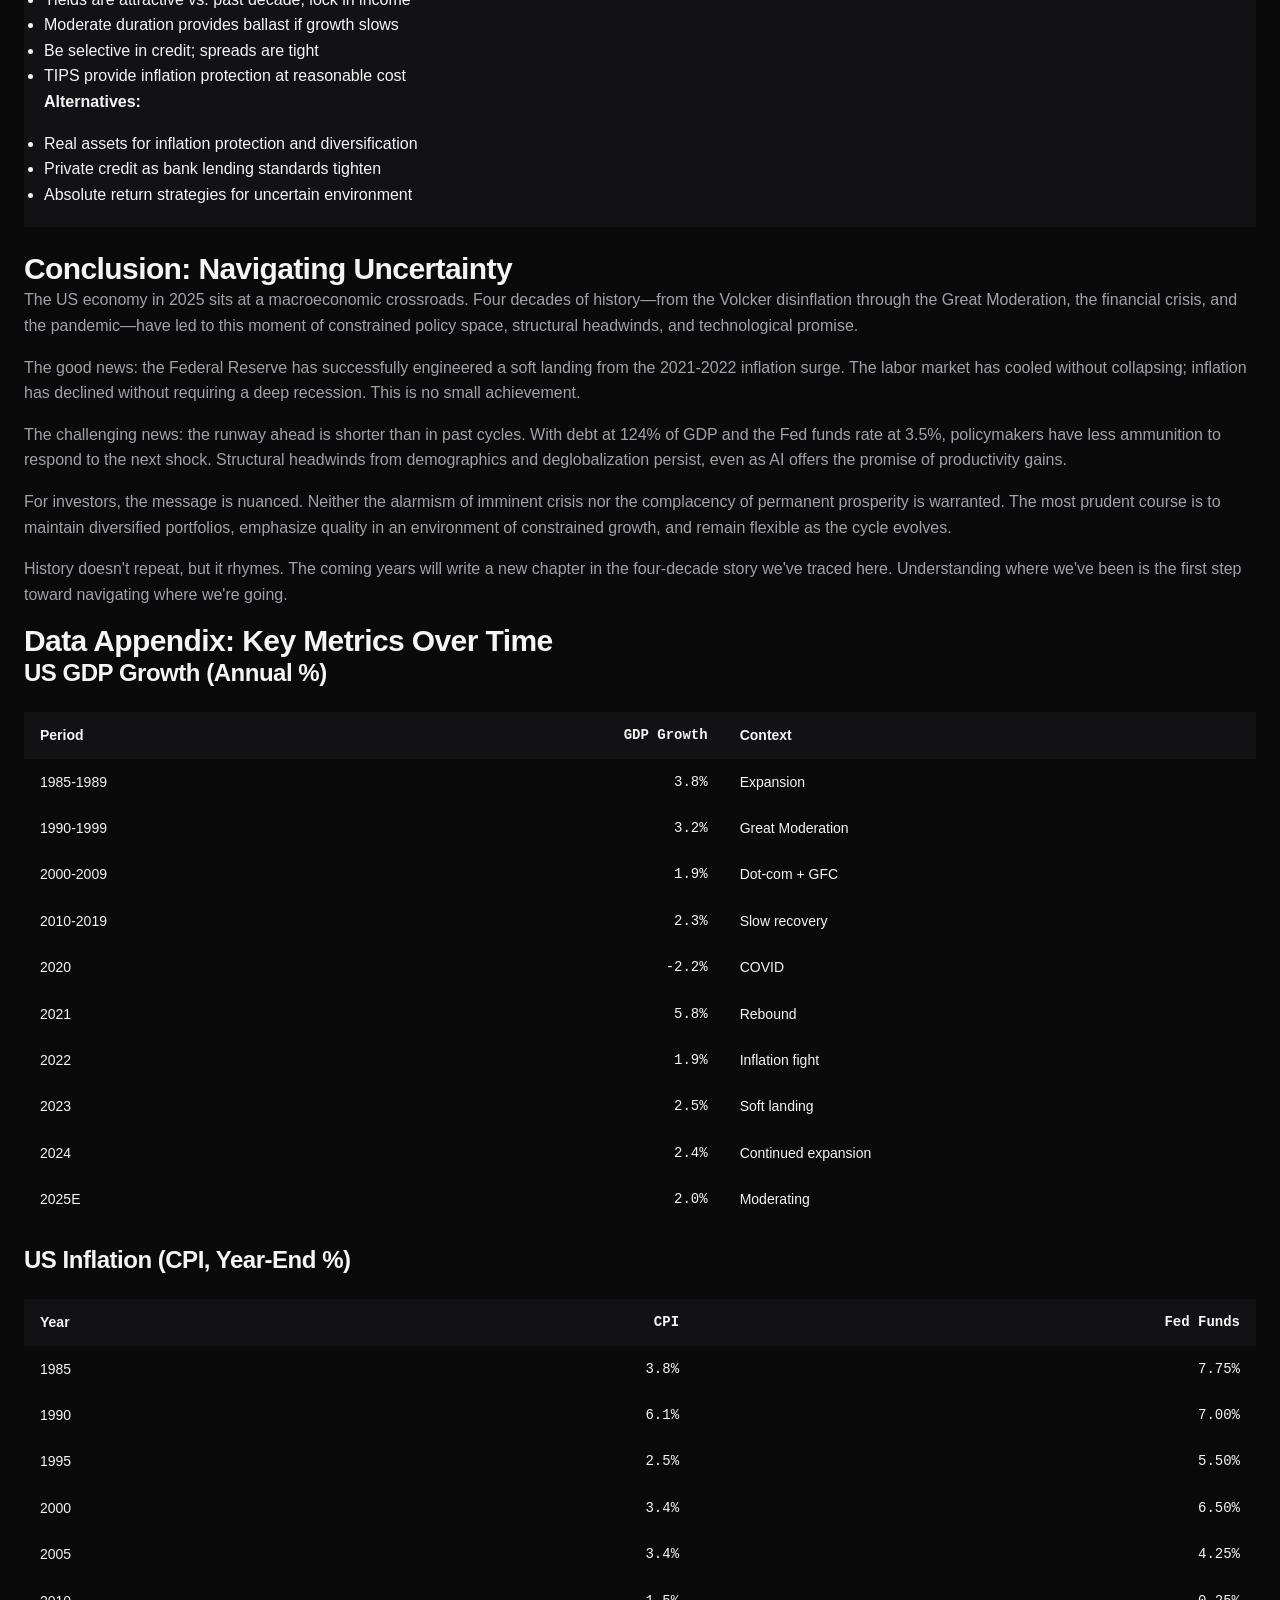
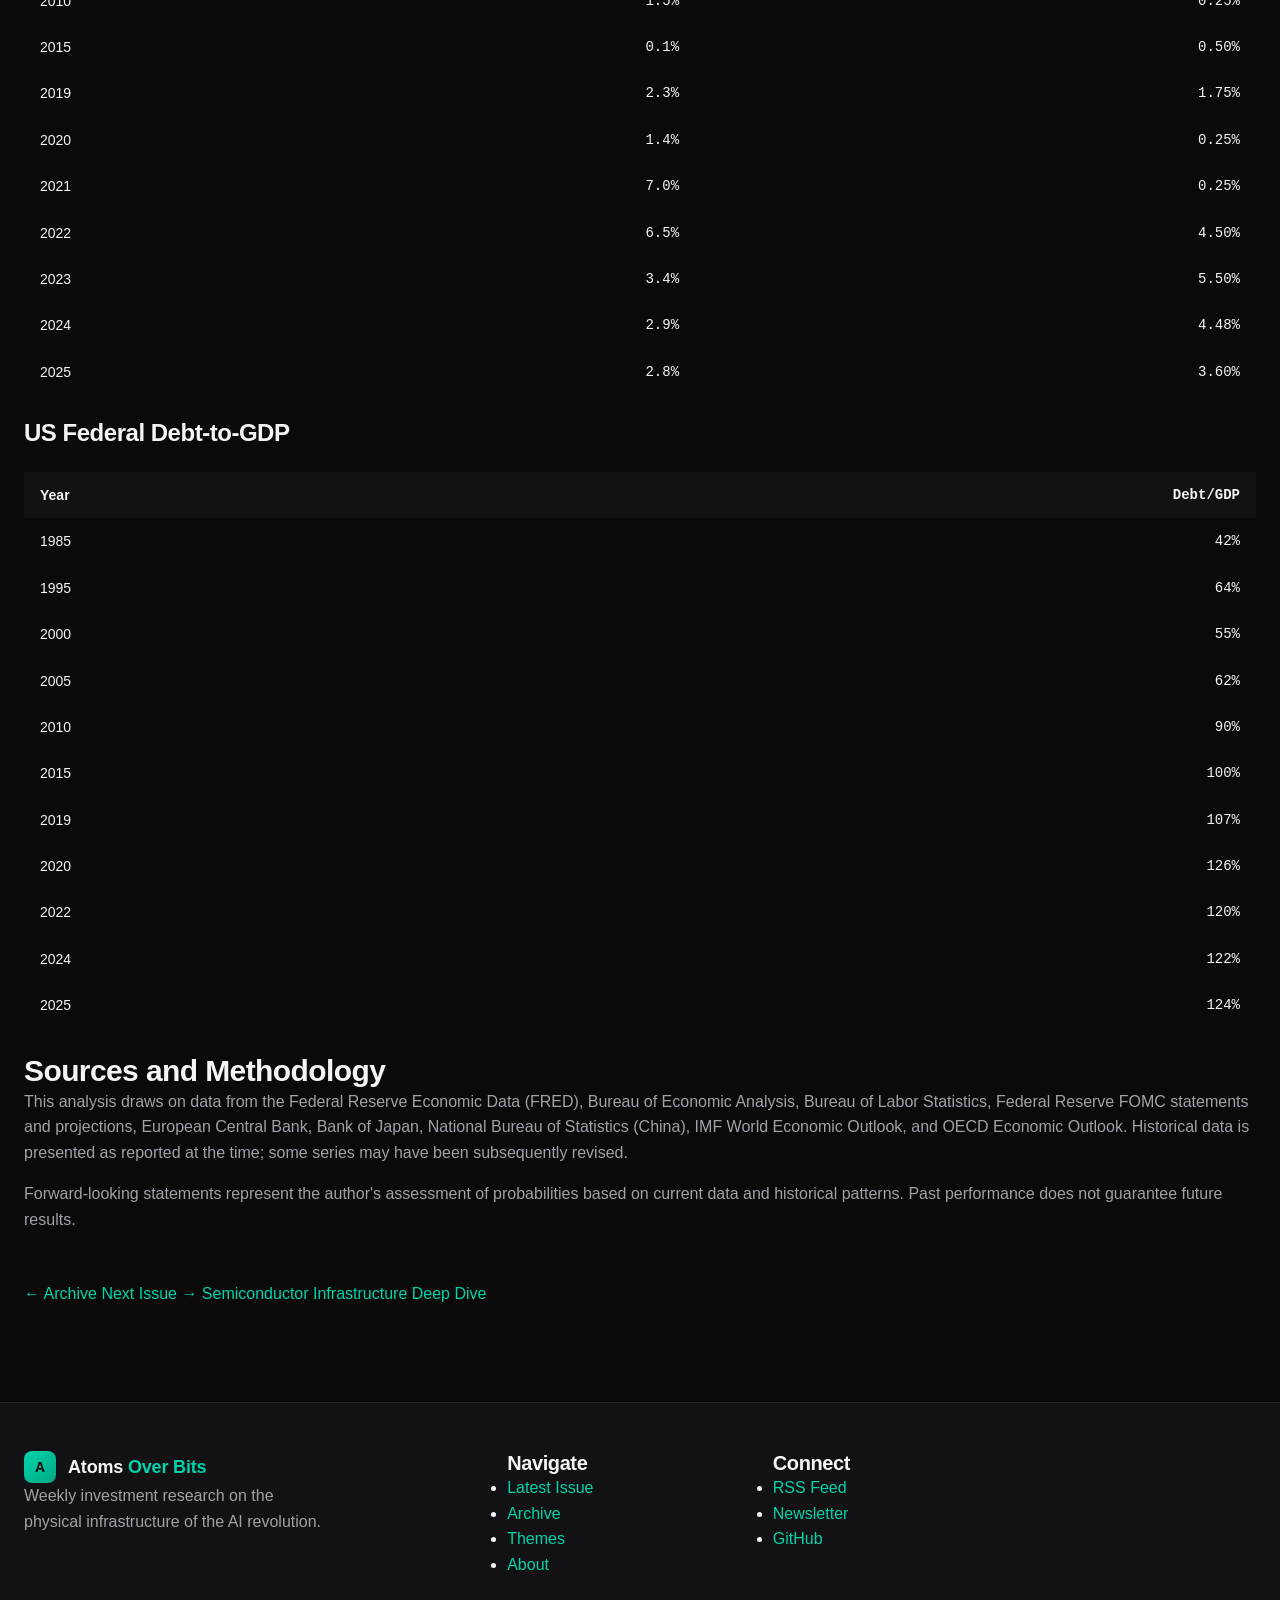
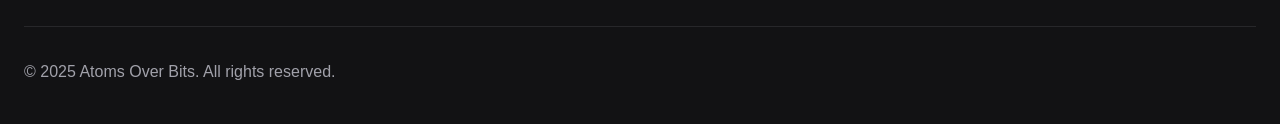
<file: issues/2025-01-31-macro-outlook.html>
<!DOCTYPE html>
<html lang="en">
<head>
    <meta charset="UTF-8">
    <meta name="viewport" content="width=device-width, initial-scale=1.0">
    <title>The Macro Crossroads: Four Decades of Economic Cycles and What Comes Next — Atoms Over Bits</title>
    <meta name="description" content="A comprehensive macroeconomic analysis spanning 40 years of economic cycles. Where we are in 2025, how we got here, and what it means for investors.">
    
    <!-- Open Graph -->
    <meta property="og:title" content="The Macro Crossroads: Four Decades of Economic Cycles and What Comes Next — Atoms Over Bits">
    <meta property="og:description" content="A comprehensive macroeconomic analysis spanning 40 years of economic cycles. Where we are in 2025, how we got here, and what it means for investors.">
    <meta property="og:type" content="article">
    <meta property="og:url" content="https://theloop705.github.io/claw-newsletter/issues/2025-01-31-macro-outlook.html">
    <meta property="article:published_time" content="2025-01-31T09:00:00Z">
    
    <!-- Twitter Card -->
    <meta name="twitter:card" content="summary_large_image">
    <meta name="twitter:title" content="The Macro Crossroads: Four Decades of Economic Cycles">
    <meta name="twitter:description" content="A comprehensive macroeconomic analysis spanning 40 years of economic cycles">
    
    <link rel="stylesheet" href="../css/style.css">
    <link rel="canonical" href="https://theloop705.github.io/claw-newsletter/issues/2025-01-31-macro-outlook.html">
    <style>
        .data-table {
            width: 100%;
            border-collapse: collapse;
            margin: var(--space-6) 0;
            font-size: var(--text-sm);
        }
        .data-table th,
        .data-table td {
            padding: var(--space-3) var(--space-4);
            text-align: left;
            border-bottom: 1px solid var(--border);
        }
        .data-table th {
            background: var(--bg-secondary);
            font-weight: 600;
            color: var(--text-primary);
        }
        .data-table tr:hover {
            background: var(--bg-secondary);
        }
        .data-table .numeric {
            text-align: right;
            font-family: var(--font-mono);
        }
        .highlight-box {
            background: var(--bg-secondary);
            border-left: 4px solid var(--accent);
            padding: var(--space-5);
            margin: var(--space-6) 0;
        }
        .highlight-box.warning {
            border-left-color: var(--warning);
        }
        .highlight-box.success {
            border-left-color: var(--success);
        }
        .indicator-grid {
            display: grid;
            grid-template-columns: repeat(auto-fit, minmax(200px, 1fr));
            gap: var(--space-4);
            margin: var(--space-6) 0;
        }
        .indicator-card {
            background: var(--bg-secondary);
            padding: var(--space-4);
            border-radius: var(--radius);
            text-align: center;
        }
        .indicator-card .value {
            font-size: var(--text-3xl);
            font-weight: 700;
            color: var(--accent);
            font-family: var(--font-mono);
        }
        .indicator-card .label {
            font-size: var(--text-sm);
            color: var(--text-secondary);
            margin-top: var(--space-1);
        }
        .indicator-card .context {
            font-size: var(--text-xs);
            color: var(--text-tertiary);
            margin-top: var(--space-2);
        }
        .timeline {
            position: relative;
            padding-left: var(--space-8);
            margin: var(--space-6) 0;
        }
        .timeline::before {
            content: '';
            position: absolute;
            left: 0;
            top: 0;
            bottom: 0;
            width: 2px;
            background: var(--border);
        }
        .timeline-item {
            position: relative;
            padding-bottom: var(--space-6);
        }
        .timeline-item::before {
            content: '';
            position: absolute;
            left: calc(-1 * var(--space-8) - 5px);
            top: var(--space-1);
            width: 12px;
            height: 12px;
            border-radius: 50%;
            background: var(--accent);
            border: 2px solid var(--bg-primary);
        }
        .timeline-item .year {
            font-weight: 600;
            color: var(--accent);
            font-family: var(--font-mono);
        }
        .comparison-table {
            width: 100%;
            border-collapse: collapse;
            margin: var(--space-6) 0;
            font-size: var(--text-sm);
        }
        .comparison-table th,
        .comparison-table td {
            padding: var(--space-3) var(--space-4);
            text-align: center;
            border: 1px solid var(--border);
        }
        .comparison-table th {
            background: var(--bg-secondary);
            font-weight: 600;
        }
        .comparison-table .era {
            text-align: left;
            font-weight: 500;
        }
    </style>
</head>
<body>
    <!-- Reading Progress Bar -->
    <div class="reading-progress"></div>
    
    <!-- Header -->
    <header class="site-header">
        <div class="container">
            <div class="header-inner">
                <a href="../index.html" class="logo">
                    <div class="logo-mark">A</div>
                    <span class="logo-text">Atoms <span>Over Bits</span></span>
                </a>
                
                <nav class="main-nav" aria-label="Main navigation">
                    <a href="../index.html" class="nav-link">Latest</a>
                    <a href="../archive.html" class="nav-link active">Archive</a>
                    <a href="../themes.html" class="nav-link">Themes</a>
                    <a href="../about.html" class="nav-link">About</a>
                </nav>
                
                <div class="header-actions">
                    <button class="search-toggle" aria-label="Search">
                        <svg xmlns="http://www.w3.org/2000/svg" width="20" height="20" fill="none" viewBox="0 0 24 24" stroke="currentColor">
                            <path stroke-linecap="round" stroke-linejoin="round" stroke-width="2" d="M21 21l-6-6m2-5a7 7 0 11-14 0 7 7 0 0114 0z" />
                        </svg>
                    </button>
                    <button class="theme-toggle" aria-label="Toggle theme">
                        <svg xmlns="http://www.w3.org/2000/svg" width="20" height="20" fill="none" viewBox="0 0 24 24" stroke="currentColor">
                            <path stroke-linecap="round" stroke-linejoin="round" stroke-width="2" d="M12 3v1m0 16v1m9-9h-1M4 12H3m15.364 6.364l-.707-.707M6.343 6.343l-.707-.707m12.728 0l-.707.707M6.343 17.657l-.707.707M16 12a4 4 0 11-8 0 4 4 0 018 0z" />
                        </svg>
                    </button>
                    <button class="menu-toggle" aria-label="Menu">
                        <span></span>
                        <span></span>
                        <span></span>
                    </button>
                </div>
            </div>
        </div>
    </header>
    
    <!-- Search Overlay -->
    <div class="search-overlay" aria-hidden="true">
        <div class="search-container">
            <div class="search-input-wrapper">
                <svg xmlns="http://www.w3.org/2000/svg" width="20" height="20" fill="none" viewBox="0 0 24 24" stroke="currentColor">
                    <path stroke-linecap="round" stroke-linejoin="round" stroke-width="2" d="M21 21l-6-6m2-5a7 7 0 11-14 0 7 7 0 0114 0z" />
                </svg>
                <input type="text" class="search-input" placeholder="Search issues, companies, themes..." aria-label="Search">
                <kbd class="search-shortcut">ESC</kbd>
            </div>
            <div class="search-results"></div>
        </div>
    </div>

    <main class="container">
        <!-- Issue Header -->
        <header class="issue-header">
            <div class="hero-badge" style="margin-bottom: var(--space-4);">
                <svg xmlns="http://www.w3.org/2000/svg" width="16" height="16" fill="none" viewBox="0 0 24 24" stroke="currentColor">
                    <path stroke-linecap="round" stroke-linejoin="round" stroke-width="2" d="M8 7V3m8 4V3m-9 8h10M5 21h14a2 2 0 002-2V7a2 2 0 00-2-2H5a2 2 0 00-2 2v12a2 2 0 002 2z" />
                </svg>
                January 31, 2025
            </div>
            <h1 class="issue-header-title">The Macro Crossroads</h1>
            <p style="font-size: var(--text-xl); color: var(--text-secondary); margin-bottom: var(--space-6);">Four Decades of Economic Cycles and What Comes Next</p>
            <div class="issue-header-meta">
                <span>
                    <svg xmlns="http://www.w3.org/2000/svg" width="16" height="16" fill="none" viewBox="0 0 24 24" stroke="currentColor" style="vertical-align: middle; margin-right: var(--space-1);">
                        <path stroke-linecap="round" stroke-linejoin="round" stroke-width="2" d="M12 8v4l3 3m6-3a9 9 0 11-18 0 9 9 0 0118 0z" />
                    </svg>
                    18 min read
                </span>
                <span>•</span>
                <span>Macro Analysis</span>
                <span>•</span>
                <span>40-Year Historical Context</span>
            </div>
        </header>

        <!-- Executive Summary -->
        <section class="issue-section">
            <div class="highlight-box">
                <h2 style="margin-top: 0;">Executive Summary</h2>
                <p>The U.S. economy in 2025 sits at a delicate juncture. Having achieved a soft landing from the 2021-2022 inflation surge, policymakers now face the challenge of sustaining expansion while managing persistent inflation and elevated debt levels. This analysis spans four decades of macroeconomic history to contextualize where we are today—and what might come next.</p>
                
                <p><strong>Key Takeaways:</strong></p>
                <ul style="margin-bottom: 0;">
                    <li>The Fed has engineered a soft landing, but with limited ammunition for future downturns</li>
                    <li>Debt-to-GDP at 124% constrains fiscal flexibility in ways not seen since WWII</li>
                    <li>Structural headwinds (demographics, deglobalization) compete with AI-driven productivity tailwinds</li>
                    <li>The yield curve's 2022-2024 inversion was a "false positive"—recession risk remains but is not imminent</li>
                    <li>Investors should prioritize quality, diversification, and flexibility in this late-cycle environment</li>
                </ul>
            </div>
        </section>

        <!-- Current Snapshot -->
        <section class="issue-section">
            <h2>The Current Macro Snapshot</h2>
            <p>As of early 2025, the U.S. economy presents a mixed picture—resilient but slowing, with inflation moderating but still above target. Let's examine the key indicators:</p>
            
            <div class="indicator-grid">
                <div class="indicator-card">
                    <div class="value">2.0%</div>
                    <div class="label">GDP Growth (2025E)</div>
                    <div class="context">Down from 2.4% in 2024</div>
                </div>
                <div class="indicator-card">
                    <div class="value">2.8%</div>
                    <div class="label">Core PCE Inflation</div>
                    <div class="context">Above 2% target</div>
                </div>
                <div class="indicator-card">
                    <div class="value">4.3%</div>
                    <div class="label">Unemployment</div>
                    <div class="context">Up from 3.7% low</div>
                </div>
                <div class="indicator-card">
                    <div class="value">3.6%</div>
                    <div class="label">Fed Funds Rate</div>
                    <div class="context">Down from 5.5% peak</div>
                </div>
                <div class="indicator-card">
                    <div class="value">124%</div>
                    <div class="label">Debt/GDP</div>
                    <div class="context">Near historic highs</div>
                </div>
                <div class="indicator-card">
                    <div class="value">+0.55%</div>
                    <div class="label">10Y-2Y Spread</div>
                    <div class="context">Normalized after inversion</div>
                </div>
            </div>

            <p>The Federal Reserve has successfully navigated the economy toward a soft landing—growth remains positive, unemployment has risen only modestly from cycle lows, and inflation has declined from its 9.1% peak in 2022. Yet challenges persist: core inflation remains sticky above 2%, the labor market is gradually softening, and fiscal constraints loom large.</p>
        </section>

        <!-- Four Decades of History -->
        <section class="issue-section">
            <h2>Four Decades of Economic Cycles</h2>
            <p>To understand where we are, we must understand how we got here. The past 40 years encompass distinct macroeconomic regimes, each with its own lessons for today's investors.</p>
            
            <h3>The Great Moderation (1985-2007)</h3>
            <p>The period from the mid-1980s through 2007 was characterized by reduced economic volatility, stable inflation around 2-3%, and steady GDP growth averaging 3%. This era saw the "Goldilocks economy" of the 1990s—strong growth with low inflation—and gave rise to the belief that central banks had mastered the business cycle.</p>
            
            <div class="timeline">
                <div class="timeline-item">
                    <span class="year">1987</span>
                    <strong>Black Monday</strong> — The Dow fell 22.6% in a single day (October 19), yet no recession followed. The Fed's swift liquidity provision set a template for future crisis management.
                </div>
                <div class="timeline-item">
                    <span class="year">1990s</span>
                    <strong>The Dot-Com Boom</strong> — Productivity surged with the internet revolution. Unemployment fell to 4%, inflation remained tame, and the federal government briefly ran budget surpluses.
                </div>
                <div class="timeline-item">
                    <span class="year">2000-2001</span>
                    <strong>Dot-Com Bust</strong> — The Nasdaq fell 78% from peak to trough. A mild recession followed, with the Fed cutting rates aggressively to 1%—a level that would later contribute to the housing bubble.
                </div>
                <div class="timeline-item">
                    <span class="year">2007-2009</span>
                    <strong>Global Financial Crisis</strong> — The subprime mortgage crisis and Lehman Brothers collapse triggered the worst recession since the Great Depression. GDP fell 4.3% peak-to-trough; unemployment reached 10%.
                </div>
            </div>

            <h3>The Post-GFC Era (2009-2019)</h3>
            <p>The recovery from the financial crisis was the slowest since WWII, giving rise to "secular stagnation" theories. Despite near-zero interest rates and quantitative easing, inflation remained stubbornly below the Fed's 2% target for much of the decade.</p>
            
            <table class="data-table">
                <thead>
                    <tr>
                        <th>Metric</th>
                        <th class="numeric">1990s Avg</th>
                        <th class="numeric">2000s Avg</th>
                        <th class="numeric">2010s Avg</th>
                    </tr>
                </thead>
                <tbody>
                    <tr>
                        <td>GDP Growth</td>
                        <td class="numeric">3.2%</td>
                        <td class="numeric">2.5%</td>
                        <td class="numeric">2.3%</td>
                    </tr>
                    <tr>
                        <td>CPI Inflation</td>
                        <td class="numeric">3.0%</td>
                        <td class="numeric">2.6%</td>
                        <td class="numeric">1.8%</td>
                    </tr>
                    <tr>
                        <td>Unemployment (End of Decade)</td>
                        <td class="numeric">4.0%</td>
                        <td class="numeric">5.0%</td>
                        <td class="numeric">3.5%</td>
                    </tr>
                    <tr>
                        <td>Fed Funds Rate (End of Decade)</td>
                        <td class="numeric">5.5%</td>
                        <td class="numeric">0.25%</td>
                        <td class="numeric">1.75%</td>
                    </tr>
                    <tr>
                        <td>Debt/GDP</td>
                        <td class="numeric">55%</td>
                        <td class="numeric">60%</td>
                        <td class="numeric">107%</td>
                    </tr>
                </tbody>
            </table>

            <h3>The Pandemic and After (2020-2025)</h3>
            <p>The COVID-19 pandemic triggered an unprecedented economic response. GDP collapsed 9.1% in Q2 2020 (annualized -31.4%), only to rebound sharply on the back of $5 trillion in fiscal stimulus and $4 trillion in quantitative easing. The result: the fastest recovery in modern history, followed by the highest inflation in four decades.</p>
            
            <div class="highlight-box warning">
                <strong>The Inflation Surge (2021-2023)</strong>
                <p style="margin-bottom: 0;">CPI inflation rose from 1.4% in 2020 to 9.1% by June 2022—the highest since 1981. The Federal Reserve responded with the most aggressive rate hike cycle since the Volcker era, raising the federal funds rate from 0% to 5.25-5.50% in just 16 months.</p>
            </div>
        </section>

        <!-- Historical Comparison -->
        <section class="issue-section">
            <h2>Historical Comparison: Where Are We Now?</h2>
            <p>Comparing today's macroeconomic conditions to historical episodes provides crucial context for forward-looking analysis.</p>
            
            <h3>vs. The Volcker Era (1980s)</h3>
            <table class="comparison-table">
                <thead>
                    <tr>
                        <th>Metric</th>
                        <th>1980s</th>
                        <th>2024-2025</th>
                    </tr>
                </thead>
                <tbody>
                    <tr>
                        <td class="era">Peak Inflation</td>
                        <td>13.5%</td>
                        <td>9.1%</td>
                    </tr>
                    <tr>
                        <td class="era">Fed Funds Rate</td>
                        <td>6-18%</td>
                        <td>3.5-3.75%</td>
                    </tr>
                    <tr>
                        <td class="era">Debt/GDP</td>
                        <td>40-50%</td>
                        <td>124%</td>
                    </tr>
                    <tr>
                        <td class="era">Fed Ammunition</td>
                        <td>Abundant</td>
                        <td>Limited</td>
                    </tr>
                </tbody>
            </table>
            <p><em>Assessment:</em> Current inflation is modest by 1980s standards, but debt levels are dramatically higher—and the Fed has far less room to cut rates if recession strikes.</p>

            <h3>vs. The Great Moderation (1990s)</h3>
            <table class="comparison-table">
                <thead>
                    <tr>
                        <th>Metric</th>
                        <th>1990s</th>
                        <th>2024-2025</th>
                    </tr>
                </thead>
                <tbody>
                    <tr>
                        <td class="era">GDP Growth</td>
                        <td>3.2%</td>
                        <td>2.0-2.4%</td>
                    </tr>
                    <tr>
                        <td class="era">Inflation</td>
                        <td>2-3%</td>
                        <td>2.8-3.0%</td>
                    </tr>
                    <tr>
                        <td class="era">Fed Funds</td>
                        <td>3-6%</td>
                        <td>3.5-3.75%</td>
                    </tr>
                    <tr>
                        <td class="era">Debt/GDP</td>
                        <td>50-60%</td>
                        <td>124%</td>
                    </tr>
                    <tr>
                        <td class="era">Productivity</td>
                        <td>2.0%</td>
                        <td>1.5-2.0% (AI tailwind?)</td>
                    </tr>
                </tbody>
            </table>
            <p><em>Assessment:</em> Growth is slower, inflation higher, and debt much higher than the "Goldilocks" 1990s. The wildcard is AI—if it drives a productivity renaissance, the comparison could improve.</p>

            <h3>vs. Pre-GFC (2006-2007)</h3>
            <table class="comparison-table">
                <thead>
                    <tr>
                        <th>Metric</th>
                        <th>2006-2007</th>
                        <th>2024-2025</th>
                    </tr>
                </thead>
                <tbody>
                    <tr>
                        <td class="era">GDP Growth</td>
                        <td>2.5-3%</td>
                        <td>2.0-2.4%</td>
                    </tr>
                    <tr>
                        <td class="era">Housing Market</td>
                        <td>Bubble</td>
                        <td>Subdued</td>
                    </tr>
                    <tr>
                        <td class="era">Financial Leverage</td>
                        <td>Extreme</td>
                        <td>Moderate</td>
                    </tr>
                    <tr>
                        <td class="era">Debt/GDP</td>
                        <td>60%</td>
                        <td>124%</td>
                    </tr>
                </tbody>
            </table>
            <p><em>Assessment:</em> No obvious asset bubble like 2006 housing, but the fiscal position is far weaker. The financial system is better capitalized, reducing systemic risk.</p>
        </section>

        <!-- Structural Shifts -->
        <section class="issue-section">
            <h2>Structural Shifts Reshaping the Macro Landscape</h2>
            <p>Beyond cyclical fluctuations, several structural forces are reshaping the macroeconomic environment in ways that may persist for decades.</p>
            
            <h3>1. The Debt Overhang</h3>
            <p>US federal debt-to-GDP has risen from 40% in 1985 to 124% today—near historic highs last seen in the aftermath of World War II. This accumulation has profound implications:</p>
            <ul>
                <li><strong>Interest costs:</strong> Now consuming ~3% of GDP annually, crowding out other spending</li>
                <li><strong>Fiscal flexibility:</strong> Limited room for countercyclical stimulus in the next downturn</li>
                <li><strong>Refinancing risk:</strong> Higher rates mean higher debt service costs as old debt matures</li>
                <li><strong>Sovereign risk:</strong> Though remote for the US, high debt levels eventually constrain policy choices</li>
            </ul>

            <h3>2. Demographic Headwinds</h3>
            <p>All major developed economies face aging populations:</p>
            <ul>
                <li><strong>US:</strong> Labor force growth slowing; immigration policy increasingly consequential</li>
                <li><strong>China:</strong> Working-age population already declining; demographic cliff approaching</li>
                <li><strong>EU/Japan:</strong> Already aged; Japan's population has been shrinking since 2010</li>
            </ul>
            <p>These trends pressure social security systems, reduce labor supply, and potentially lower trend growth—unless offset by productivity gains.</p>

            <h3>3. The AI Productivity Question</h3>
            <p>Artificial intelligence represents the most significant potential productivity shock since the internet. The questions are when and how much:</p>
            <ul>
                <li>Bull case: AI drives 2%+ productivity growth, offsetting demographic drag</li>
                <li>Bear case: Implementation lags, job displacement creates social friction</li>
                <li>Investment implications: Massive capex in AI infrastructure; winners and losers in labor markets</li>
            </ul>

            <h3>4. Deglobalization and Trade Fragmentation</h3>
            <p>The era of ever-increasing globalization has ended. Supply chain restructuring—"friend-shoring," "near-shoring," and strategic decoupling—carries costs:</p>
            <ul>
                <li>Higher production costs in the short to medium term</li>
                <li>Reduced efficiency from duplicate capacity</li>
                <li>Trade tensions becoming structural feature of international relations</li>
            </ul>
        </section>

        <!-- Policy Constraints -->
        <section class="issue-section">
            <h2>Policy Constraints: Limited Ammunition</h2>
            <p>Perhaps the most consequential difference between this cycle and past cycles is the constrained policy toolkit available to respond to the next downturn.</p>
            
            <h3>Monetary Policy Constraints</h3>
            <table class="data-table">
                <thead>
                    <tr>
                        <th>Crisis</th>
                        <th class="numeric">Peak Rate</th>
                        <th class="numeric">Trough Rate</th>
                        <th class="numeric">Total Cuts</th>
                    </tr>
                </thead>
                <tbody>
                    <tr>
                        <td>2001 Recession</td>
                        <td class="numeric">6.5%</td>
                        <td class="numeric">1.0%</td>
                        <td class="numeric">550 bps</td>
                    </tr>
                    <tr>
                        <td>2008 Financial Crisis</td>
                        <td class="numeric">5.25%</td>
                        <td class="numeric">0.25%</td>
                        <td class="numeric">500 bps</td>
                    </tr>
                    <tr>
                        <td>2020 COVID</td>
                        <td class="numeric">2.5%</td>
                        <td class="numeric">0.25%</td>
                        <td class="numeric">225 bps</td>
                    </tr>
                    <tr>
                        <td>Hypothetical Next Crisis (2026+)</td>
                        <td class="numeric">3.0%?</td>
                        <td class="numeric">0.25%?</td>
                        <td class="numeric">~275 bps</td>
                    </tr>
                </tbody>
            </table>
            
            <p>With the Fed funds rate at 3.5-3.75% and expected to settle around 3% in the long run, the Fed has perhaps 275 basis points of conventional ammunition—roughly half the typical response to past recessions. This means:</p>
            <ul>
                <li>Greater reliance on forward guidance and communication</li>
                <li>Return to quantitative easing (balance sheet still large from last round)</li>
                <li>Potential for yield curve control or other unconventional tools</li>
                <li>More pressure on fiscal policy to respond</li>
            </ul>

            <h3>Fiscal Policy Constraints</h3>
            <p>The federal deficit is already running at ~6% of GDP during an economic expansion—a level historically associated with deep recessions. With debt at 124% of GDP, the fiscal space for large-scale stimulus is limited without risking market confidence.</p>
            
            <div class="highlight-box warning">
                <strong>The Fiscal Trilemma</strong>
                <p style="margin-bottom: 0;">Policymakers face an uncomfortable trilemma: (1) maintain current spending levels, (2) keep taxes stable, and (3) stabilize debt-to-GDP. Only two of the three are possible. Political constraints may delay adjustment, but math is not optional indefinitely.</p>
            </div>
        </section>

        <!-- Cycle Position -->
        <section class="issue-section">
            <h2>Where Are We in the Cycle?</h2>
            <p>Identifying the current position in the economic cycle is essential for asset allocation decisions. Multiple indicators suggest we are in the late expansion phase:</p>
            
            <h3>Late-Cycle Indicators</h3>
            <ul>
                <li><strong>Unemployment:</strong> Above cycle low (4.3% vs. 3.7%) but still historically low</li>
                <li><strong>Fed policy:</strong> Cutting rates but gradually; not yet at recessionary emergency cuts</li>
                <li><strong>Yield curve:</strong> Normalized after inversion—often the final phase before recession</li>
                <li><strong>Credit spreads:</strong> Tight, suggesting complacency</li>
                <li><strong>Profit margins:</strong> Elevated but under pressure from wage costs</li>
            </ul>

            <h3>The Yield Curve's Warning</h3>
            <p>The 10-year minus 2-year Treasury spread inverted in July 2022 and remained negative for 26 months—the longest inversion since 1978. Historically, every US recession since 1955 has been preceded by a yield curve inversion.</p>
            
            <p>However, the 2022-2024 inversion appears to have been a "false positive"—no recession materialized. Several factors may explain this:</p>
            <ul>
                <li>The term premium has structurally declined due to quantitative easing</li>
                <li>The neutral rate (r*) may have fallen, making inversions more common</li>
                <li>Fiscal stimulus and excess savings buffered the economy</li>
            </ul>
            
            <p>Yet the yield curve has now normalized (spread turned positive in late 2024). Historically, recessions often begin <em>after</em> the curve un-inverts, as the Fed cuts rates in response to weakening conditions. The clock is ticking, even if the hour is uncertain.</p>

            <h3>Recession Probability Assessment</h3>
            <table class="data-table">
                <thead>
                    <tr>
                        <th>Indicator</th>
                        <th>Status</th>
                        <th>Recession Signal</th>
                    </tr>
                </thead>
                <tbody>
                    <tr>
                        <td>Yield Curve (10Y-2Y)</td>
                        <td>Normalized (+0.55%)</td>
                        <td>⚠️ Watch</td>
                    </tr>
                    <tr>
                        <td>Unemployment (Sahm Rule)</td>
                        <td>4.3% (0.6% above low)</td>
                        <td>⚠️ Watch</td>
                    </tr>
                    <tr>
                        <td>Leading Economic Index</td>
                        <td>Declining</td>
                        <td>⚠️ Warning</td>
                    </tr>
                    <tr>
                        <td>Credit Spreads</td>
                        <td>Tight</td>
                        <td>✅ No signal</td>
                    </tr>
                    <tr>
                        <td>Corporate Profits</td>
                        <td>Elevated</td>
                        <td>✅ No signal</td>
                    </tr>
                    <tr>
                        <td>Consumer Confidence</td>
                        <td>Soft but stable</td>
                        <td>⚠️ Watch</td>
                    </tr>
                </tbody>
            </table>
        </section>

        <!-- Global Context -->
        <section class="issue-section">
            <h2>Global Context: A Fragmented World</h2>
            <p>No macro analysis is complete without considering the international environment. The three largest economies after the US—China, the EU, and Japan—each face distinct challenges.</p>
            
            <h3>China: The Property Crisis and Beyond</h3>
            <p>China's economy grew 5% in 2025, meeting Beijing's target, but the composition is concerning:</p>
            <ul>
                <li>Property sector in 5th year of crisis; prices down 20%+ from 2021 peaks</li>
                <li>Consumer spending weak; household confidence depressed</li>
                <li>Record trade surplus ($1.2T) as exports compensate for weak domestic demand</li>
                <li>Deflationary pressures: CPI at just 0.8%</li>
            </ul>
            <p>The risk is a Japan-style "lost decade" as the property bust weighs on growth for years. For global investors, this means reduced commodity demand and potential deflationary pressure on manufactured goods.</p>

            <h3>European Union: Muddling Through</h3>
            <p>The EU is experiencing modest growth (~1.3%) with inflation near the ECB's 2% target:</p>
            <ul>
                <li>Structural growth constraints: demographics, regulation, energy costs</li>
                <li>Trade tensions with US (15% tariff rate)</li>
                <li>Fiscal rules returning after pandemic suspension</li>
                <li>Defense spending increases providing modest stimulus</li>
            </ul>

            <h3>Japan: The End of an Era?</h3>
            <p>Japan's economy grew just 0.1% in 2024, but the big news was monetary policy:</p>
            <ul>
                <li>BOJ ended negative interest rates in March 2024</li>
                <li>First rate hike since 2007</n                <li>Inflation finally above 2% after decades of deflation</li>
                <li>Wage growth improving—critical for sustainable inflation</li>
            </ul>
            <p>Japan may finally be exiting its deflation trap—a development with profound implications for global capital flows and yen strength.</p>
        </section>

        <!-- Investment Implications -->
        <section class="issue-section">
            <h2>Investment Implications</h2>
            <p>Translating macro analysis into portfolio decisions requires humility—no one consistently predicts macro outcomes. But understanding the range of possibilities and their probabilities can inform prudent positioning.</p>
            
            <h3>Base Case: Soft Landing Sustained (50% probability)</h3>
            <p>The Fed successfully engineers a soft landing. Growth moderates to potential (~1.8%), inflation gradually returns to 2%, and the Fed cuts to a neutral ~3% rate. No recession occurs through 2026.</p>
            
            <p><strong>Implications:</strong></p>
            <ul>
                <li>Equity returns moderate but remain positive (6-8% annually)</li>
                <li>Bond yields drift lower; duration provides ballast</li>
                <li>Credit performs well; spreads remain tight</li>
                <li>Dollar stable to slightly weaker</li>
            </ul>

            <h3>Bull Case: AI Productivity Boom (20% probability)</h3>
            <p>AI drives a productivity renaissance, allowing faster growth without inflation. The Fed cuts more aggressively; risk assets rally broadly.</p>
            
            <p><strong>Implications:</strong></p>
            <ul>
                <li>Equity rally broadens beyond tech; cyclicals outperform</li>
                <li>Long-duration bonds benefit from lower rates</li>
                <li>Small caps and international equities catch up</li>
            </ul>

            <h3>Bear Case: Hard Landing (20% probability)</h3>
            <p>The labor market deteriorates rapidly; credit stress emerges. The Fed cuts aggressively but is constrained by sticky inflation.</p>
            
            <p><strong>Implications:</strong></p>
            <ul>
                <li>Equities decline 20-30%; defensive sectors outperform</li>
                <li>Treasuries rally as rates fall; flight to quality</li>
                <li>Credit spreads widen significantly</li>
                <li>Dollar strengthens initially, then weakens as Fed cuts</li>
            </ul>

            <h3>Stagflation Case (10% probability)</h3>
            <p>Growth slows while inflation proves persistent. The Fed is forced to hold rates or even hike, crushing risk assets.</p>
            
            <p><strong>Implications:</strong></p>
            <ul>
                <li>Both stocks and bonds decline</li>
                <li>Real assets (commodities, TIPS, real estate) outperform</li>
                <li>Active management and security selection critical</li>
            </ul>

            <div class="highlight-box success">
                <h3 style="margin-top: 0;">Portfolio Positioning Recommendations</h3>
                <p><strong>Equities:</strong></p>
                <ul>
                    <li>Favor quality: strong balance sheets, consistent cash flows, pricing power</li>
                    <li>Underweight highly cyclical sectors</li>
                    <li>Consider international diversification (cheaper valuations)</li>
                    <li>Hedge concentration risk in US mega-cap tech</li>
                </ul>
                <p><strong>Fixed Income:</strong></p>
                <ul>
                    <li>Yields are attractive vs. past decade; lock in income</li>
                    <li>Moderate duration provides ballast if growth slows</li>
                    <li>Be selective in credit; spreads are tight</li>
                    <li>TIPS provide inflation protection at reasonable cost</li>
                </ul>
                <p><strong>Alternatives:</strong></p>
                <ul style="margin-bottom: 0;">
                    <li>Real assets for inflation protection and diversification</li>
                    <li>Private credit as bank lending standards tighten</li>
                    <li>Absolute return strategies for uncertain environment</li>
                </ul>
            </div>
        </section>

        <!-- Conclusion -->
        <section class="issue-section">
            <h2>Conclusion: Navigating Uncertainty</h2>
            <p>The US economy in 2025 sits at a macroeconomic crossroads. Four decades of history—from the Volcker disinflation through the Great Moderation, the financial crisis, and the pandemic—have led to this moment of constrained policy space, structural headwinds, and technological promise.</p>
            
            <p>The good news: the Federal Reserve has successfully engineered a soft landing from the 2021-2022 inflation surge. The labor market has cooled without collapsing; inflation has declined without requiring a deep recession. This is no small achievement.</p>
            
            <p>The challenging news: the runway ahead is shorter than in past cycles. With debt at 124% of GDP and the Fed funds rate at 3.5%, policymakers have less ammunition to respond to the next shock. Structural headwinds from demographics and deglobalization persist, even as AI offers the promise of productivity gains.</p>
            
            <p>For investors, the message is nuanced. Neither the alarmism of imminent crisis nor the complacency of permanent prosperity is warranted. The most prudent course is to maintain diversified portfolios, emphasize quality in an environment of constrained growth, and remain flexible as the cycle evolves.</p>
            
            <p>History doesn't repeat, but it rhymes. The coming years will write a new chapter in the four-decade story we've traced here. Understanding where we've been is the first step toward navigating where we're going.</p>
        </section>

        <!-- Data Appendix -->
        <section class="issue-section">
            <h2>Data Appendix: Key Metrics Over Time</h2>
            
            <h3>US GDP Growth (Annual %)</h3>
            <table class="data-table">
                <thead>
                    <tr>
                        <th>Period</th>
                        <th class="numeric">GDP Growth</th>
                        <th>Context</th>
                    </tr>
                </thead>
                <tbody>
                    <tr><td>1985-1989</td><td class="numeric">3.8%</td><td>Expansion</td></tr>
                    <tr><td>1990-1999</td><td class="numeric">3.2%</td><td>Great Moderation</td></tr>
                    <tr><td>2000-2009</td><td class="numeric">1.9%</td><td>Dot-com + GFC</td></tr>
                    <tr><td>2010-2019</td><td class="numeric">2.3%</td><td>Slow recovery</td></tr>
                    <tr><td>2020</td><td class="numeric">-2.2%</td><td>COVID</td></tr>
                    <tr><td>2021</td><td class="numeric">5.8%</td><td>Rebound</td></tr>
                    <tr><td>2022</td><td class="numeric">1.9%</td><td>Inflation fight</td></tr>
                    <tr><td>2023</td><td class="numeric">2.5%</td><td>Soft landing</td></tr>
                    <tr><td>2024</td><td class="numeric">2.4%</td><td>Continued expansion</td></tr>
                    <tr><td>2025E</td><td class="numeric">2.0%</td><td>Moderating</td></tr>
                </tbody>
            </table>

            <h3>US Inflation (CPI, Year-End %)</h3>
            <table class="data-table">
                <thead>
                    <tr>
                        <th>Year</th>
                        <th class="numeric">CPI</th>
                        <th class="numeric">Fed Funds</th>
                    </tr>
                </thead>
                <tbody>
                    <tr><td>1985</td><td class="numeric">3.8%</td><td class="numeric">7.75%</td></tr>
                    <tr><td>1990</td><td class="numeric">6.1%</td><td class="numeric">7.00%</td></tr>
                    <tr><td>1995</td><td class="numeric">2.5%</td><td class="numeric">5.50%</td></tr>
                    <tr><td>2000</td><td class="numeric">3.4%</td><td class="numeric">6.50%</td></tr>
                    <tr><td>2005</td><td class="numeric">3.4%</td><td class="numeric">4.25%</td></tr>
                    <tr><td>2010</td><td class="numeric">1.5%</td><td class="numeric">0.25%</td></tr>
                    <tr><td>2015</td><td class="numeric">0.1%</td><td class="numeric">0.50%</td></tr>
                    <tr><td>2019</td><td class="numeric">2.3%</td><td class="numeric">1.75%</td></tr>
                    <tr><td>2020</td><td class="numeric">1.4%</td><td class="numeric">0.25%</td></tr>
                    <tr><td>2021</td><td class="numeric">7.0%</td><td class="numeric">0.25%</td></tr>
                    <tr><td>2022</td><td class="numeric">6.5%</td><td class="numeric">4.50%</td></tr>
                    <tr><td>2023</td><td class="numeric">3.4%</td><td class="numeric">5.50%</td></tr>
                    <tr><td>2024</td><td class="numeric">2.9%</td><td class="numeric">4.48%</td></tr>
                    <tr><td>2025</td><td class="numeric">2.8%</td><td class="numeric">3.60%</td></tr>
                </tbody>
            </table>

            <h3>US Federal Debt-to-GDP</h3>
            <table class="data-table">
                <thead>
                    <tr>
                        <th>Year</th>
                        <th class="numeric">Debt/GDP</th>
                    </tr>
                </thead>
                <tbody>
                    <tr><td>1985</td><td class="numeric">42%</td></tr>
                    <tr><td>1995</td><td class="numeric">64%</td></tr>
                    <tr><td>2000</td><td class="numeric">55%</td></tr>
                    <tr><td>2005</td><td class="numeric">62%</td></tr>
                    <tr><td>2010</td><td class="numeric">90%</td></tr>
                    <tr><td>2015</td><td class="numeric">100%</td></tr>
                    <tr><td>2019</td><td class="numeric">107%</td></tr>
                    <tr><td>2020</td><td class="numeric">126%</td></tr>
                    <tr><td>2022</td><td class="numeric">120%</td></tr>
                    <tr><td>2024</td><td class="numeric">122%</td></tr>
                    <tr><td>2025</td><td class="numeric">124%</td></tr>
                </tbody>
            </table>
        </section>

        <!-- Sources -->
        <section class="issue-section">
            <h2>Sources and Methodology</h2>
            <p>This analysis draws on data from the Federal Reserve Economic Data (FRED), Bureau of Economic Analysis, Bureau of Labor Statistics, Federal Reserve FOMC statements and projections, European Central Bank, Bank of Japan, National Bureau of Statistics (China), IMF World Economic Outlook, and OECD Economic Outlook. Historical data is presented as reported at the time; some series may have been subsequently revised.</p>
            <p>Forward-looking statements represent the author's assessment of probabilities based on current data and historical patterns. Past performance does not guarantee future results.</p>
        </section>

        <!-- Navigation -->
        <nav class="issue-nav" style="margin-top: var(--space-12);">
            <a href="../archive.html" class="issue-nav-link">
                <span class="issue-nav-label">← Archive</span>
            </a>
            <a href="2026-02-18.html" class="issue-nav-link" style="text-align: right;">
                <span class="issue-nav-label">Next Issue →</span>
                <span class="issue-nav-title">Semiconductor Infrastructure Deep Dive</span>
            </a>
        </nav>
    </main>

    <!-- Footer -->
    <footer class="site-footer">
        <div class="container">
            <div class="footer-grid">
                <div class="footer-brand">
                    <a href="../index.html" class="logo">
                        <div class="logo-mark">A</div>
                        <span class="logo-text">Atoms <span>Over Bits</span></span>
                    </a>
                    <p class="footer-tagline">Weekly investment research on the physical infrastructure of the AI revolution.</p>
                </div>
                <div class="footer-links">
                    <h4>Navigate</h4>
                    <ul>
                        <li><a href="../index.html">Latest Issue</a></li>
                        <li><a href="../archive.html">Archive</a></li>
                        <li><a href="../themes.html">Themes</a></li>
                        <li><a href="../about.html">About</a></li>
                    </ul>
                </div>
                <div class="footer-links">
                    <h4>Connect</h4>
                    <ul>
                        <li><a href="#">RSS Feed</a></li>
                        <li><a href="#">Newsletter</a></li>
                        <li><a href="#">GitHub</a></li>
                    </ul>
                </div>
            </div>
            <div class="footer-bottom">
                <p>&copy; 2025 Atoms Over Bits. All rights reserved.</p>
            </div>
        </div>
    </footer>

    <script src="../js/main.js"></script>
</body>
</html>
</file>
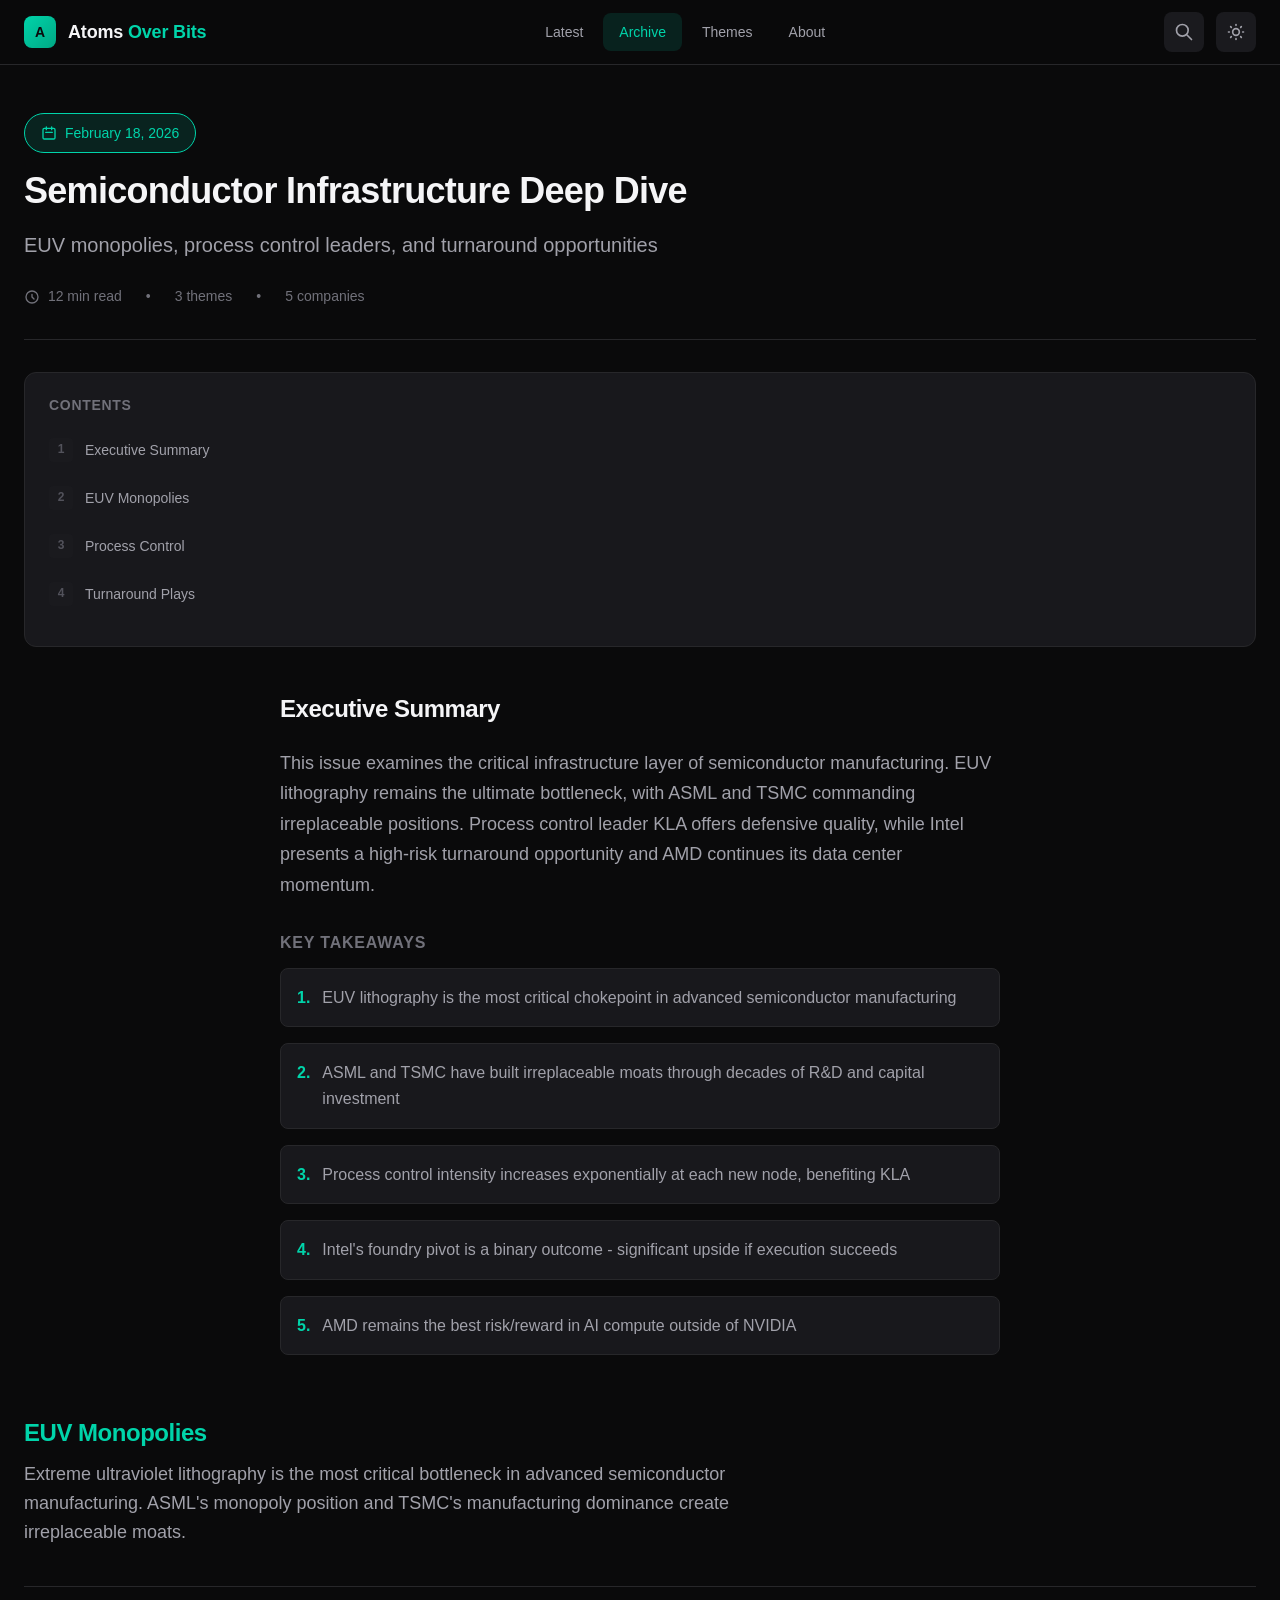
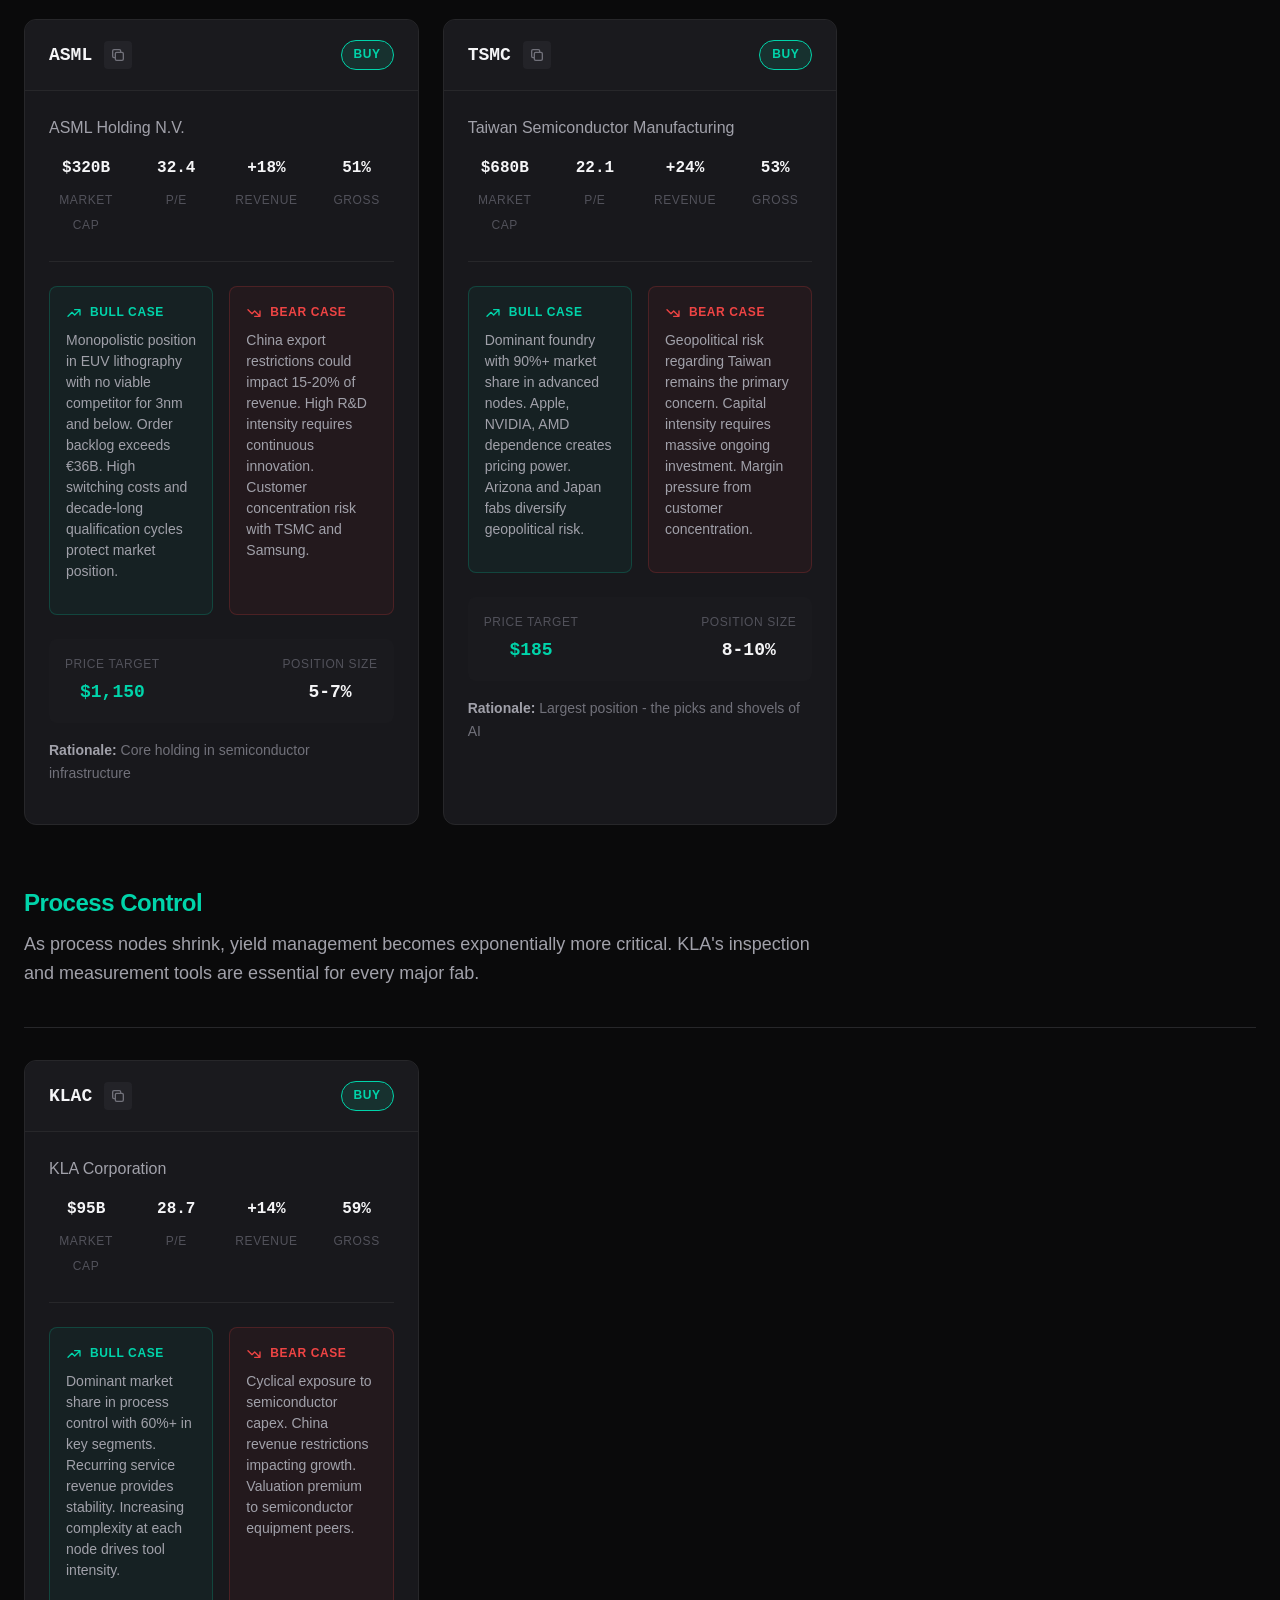
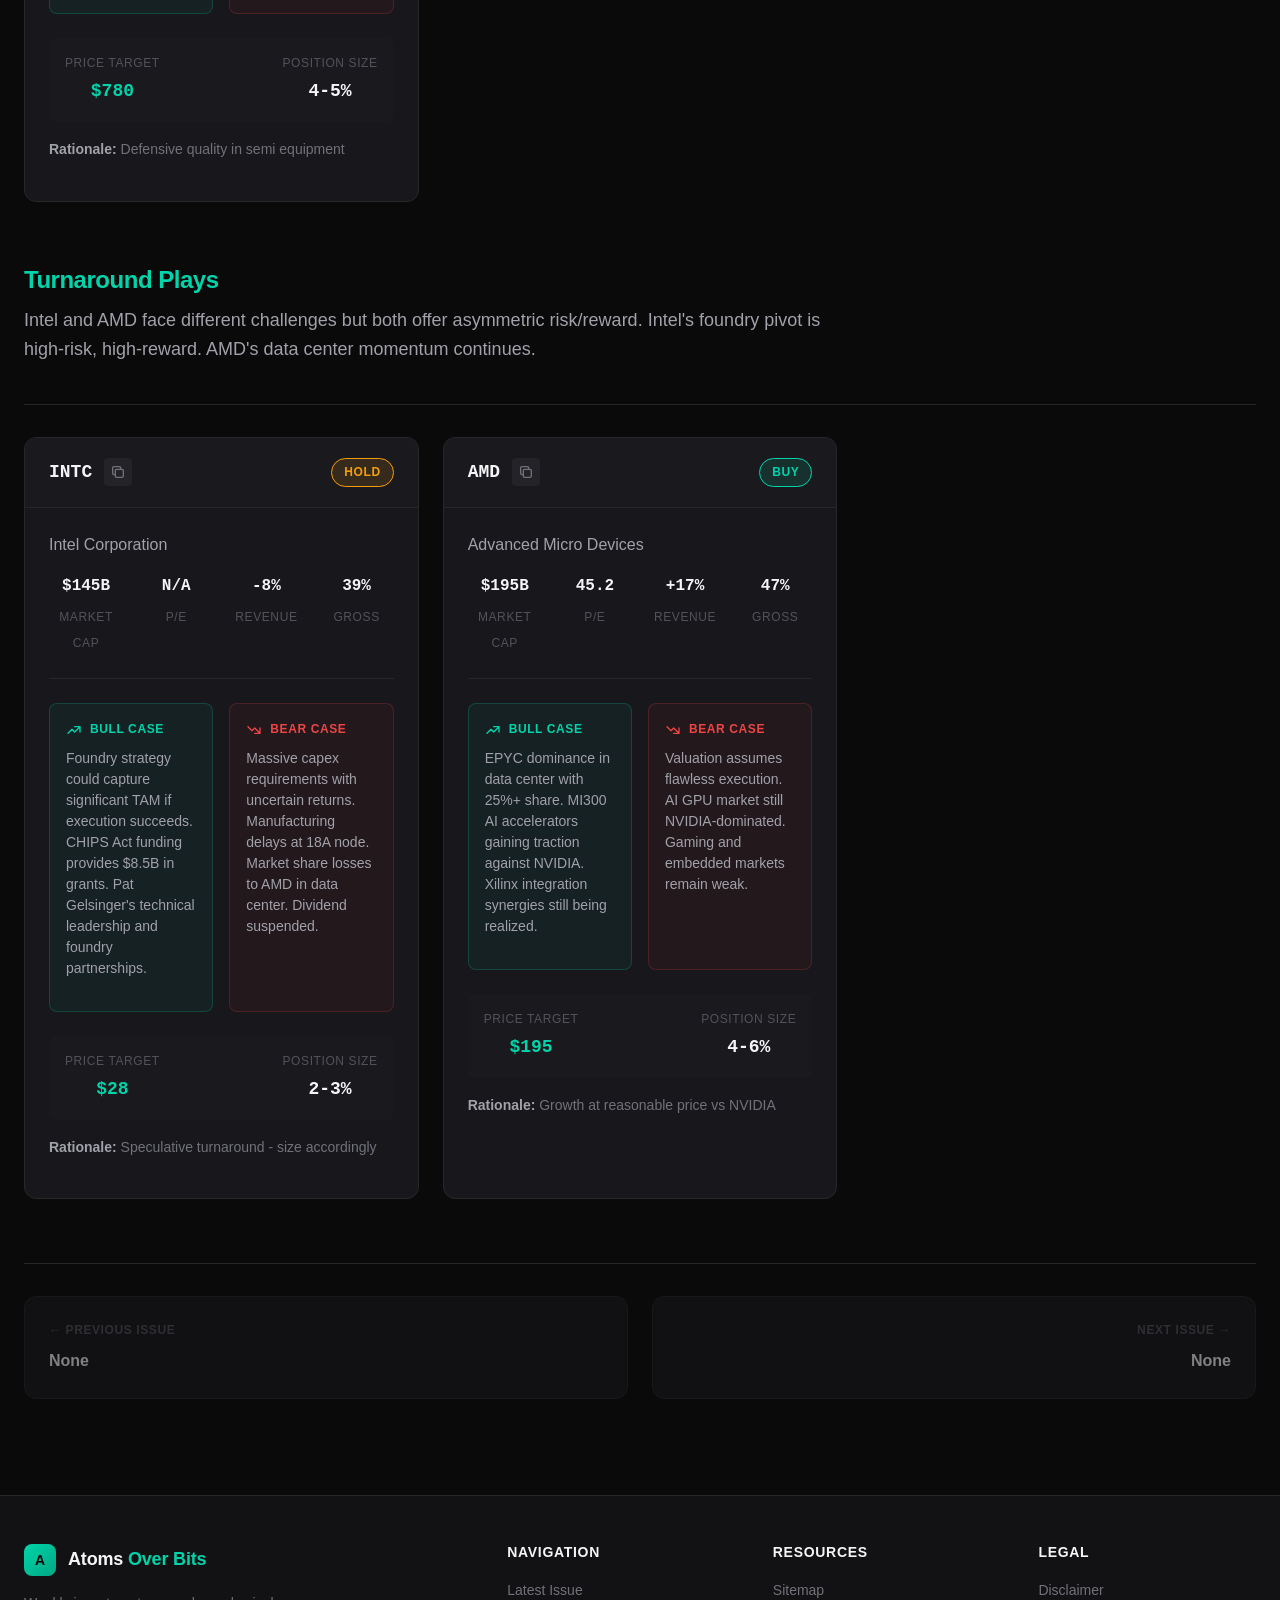
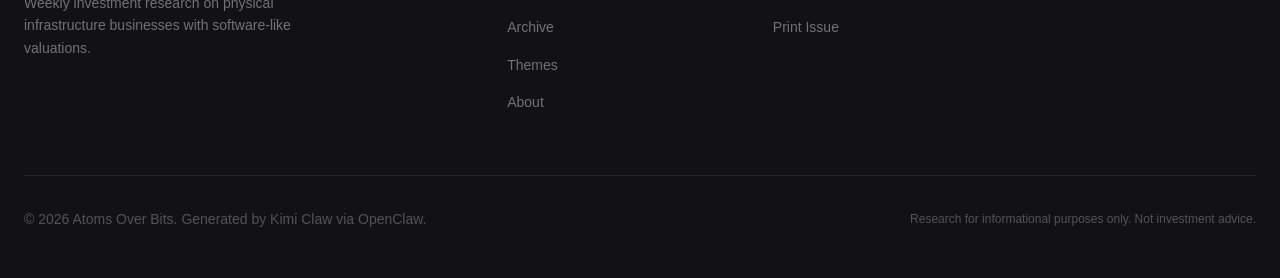
<file: issues/2026-02-18.html>
<!DOCTYPE html>
<html lang="en">
<head>
    <meta charset="UTF-8">
    <meta name="viewport" content="width=device-width, initial-scale=1.0">
    <title>Semiconductor Infrastructure Deep Dive — Atoms Over Bits</title>
    <meta name="description" content="EUV monopolies, process control leaders, and turnaround opportunities. Weekly investment research on semiconductor infrastructure.">
    
    <!-- Open Graph -->
    <meta property="og:title" content="Semiconductor Infrastructure Deep Dive — Atoms Over Bits">
    <meta property="og:description" content="EUV monopolies, process control leaders, and turnaround opportunities">
    <meta property="og:type" content="article">
    <meta property="og:url" content="https://theloop705.github.io/claw-newsletter/issues/2026-02-18.html">
    <meta property="article:published_time" content="2026-02-18T09:00:00Z">
    
    <!-- Twitter Card -->
    <meta name="twitter:card" content="summary_large_image">
    <meta name="twitter:title" content="Semiconductor Infrastructure Deep Dive">
    <meta name="twitter:description" content="EUV monopolies, process control leaders, and turnaround opportunities">
    
    <link rel="stylesheet" href="../css/style.css">
    <link rel="canonical" href="https://theloop705.github.io/claw-newsletter/issues/2026-02-18.html">
</head>
<body>
    <!-- Reading Progress Bar -->
    <div class="reading-progress"></div>
    
    <!-- Header -->
    <header class="site-header">
        <div class="container">
            <div class="header-inner">
                <a href="../index.html" class="logo">
                    <div class="logo-mark">A</div>
                    <span class="logo-text">Atoms <span>Over Bits</span></span>
                </a>
                
                <nav class="main-nav" aria-label="Main navigation">
                    <a href="../index.html" class="nav-link">Latest</a>
                    <a href="../archive.html" class="nav-link active">Archive</a>
                    <a href="../themes.html" class="nav-link">Themes</a>
                    <a href="../about.html" class="nav-link">About</a>
                </nav>
                
                <div class="header-actions">
                    <button class="search-toggle" aria-label="Search">
                        <svg xmlns="http://www.w3.org/2000/svg" width="20" height="20" fill="none" viewBox="0 0 24 24" stroke="currentColor">
                            <path stroke-linecap="round" stroke-linejoin="round" stroke-width="2" d="M21 21l-6-6m2-5a7 7 0 11-14 0 7 7 0 0114 0z" />
                        </svg>
                    </button>
                    <button class="theme-toggle" aria-label="Toggle theme">
                        <svg xmlns="http://www.w3.org/2000/svg" width="20" height="20" fill="none" viewBox="0 0 24 24" stroke="currentColor">
                            <path stroke-linecap="round" stroke-linejoin="round" stroke-width="2" d="M12 3v1m0 16v1m9-9h-1M4 12H3m15.364 6.364l-.707-.707M6.343 6.343l-.707-.707m12.728 0l-.707.707M6.343 17.657l-.707.707M16 12a4 4 0 11-8 0 4 4 0 018 0z" />
                        </svg>
                    </button>
                    <button class="menu-toggle" aria-label="Menu">
                        <span></span>
                        <span></span>
                        <span></span>
                    </button>
                </div>
            </div>
        </div>
    </header>
    
    <!-- Search Overlay -->
    <div class="search-overlay" aria-hidden="true">
        <div class="search-container">
            <div class="search-input-wrapper">
                <svg xmlns="http://www.w3.org/2000/svg" width="20" height="20" fill="none" viewBox="0 0 24 24" stroke="currentColor">
                    <path stroke-linecap="round" stroke-linejoin="round" stroke-width="2" d="M21 21l-6-6m2-5a7 7 0 11-14 0 7 7 0 0114 0z" />
                </svg>
                <input type="text" class="search-input" placeholder="Search issues, companies, themes..." aria-label="Search">
                <kbd class="search-shortcut">ESC</kbd>
            </div>
            <div class="search-results"></div>
        </div>
    </div>

    <main class="container">
        <!-- Issue Header -->
        <header class="issue-header">
            <div class="hero-badge" style="margin-bottom: var(--space-4);">
                <svg xmlns="http://www.w3.org/2000/svg" width="16" height="16" fill="none" viewBox="0 0 24 24" stroke="currentColor">
                    <path stroke-linecap="round" stroke-linejoin="round" stroke-width="2" d="M8 7V3m8 4V3m-9 8h10M5 21h14a2 2 0 002-2V7a2 2 0 00-2-2H5a2 2 0 00-2 2v12a2 2 0 002 2z" />
                </svg>
                February 18, 2026
            </div>
            <h1 class="issue-header-title">Semiconductor Infrastructure Deep Dive</h1>
            <p style="font-size: var(--text-xl); color: var(--text-secondary); margin-bottom: var(--space-6);">EUV monopolies, process control leaders, and turnaround opportunities</p>
            <div class="issue-header-meta">
                <span>
                    <svg xmlns="http://www.w3.org/2000/svg" width="16" height="16" fill="none" viewBox="0 0 24 24" stroke="currentColor" style="vertical-align: middle; margin-right: var(--space-1);">
                        <path stroke-linecap="round" stroke-linejoin="round" stroke-width="2" d="M12 8v4l3 3m6-3a9 9 0 11-18 0 9 9 0 0118 0z" />
                    </svg>
                    12 min read
                </span>
                <span>•</span>
                <span>3 themes</span>
                <span>•</span>
                <span>5 companies</span>
            </div>
        </header>

        <!-- Table of Contents -->
        <nav class="issue-toc" aria-label="Table of contents">
            <h2 class="issue-toc-title">Contents</h2>
            <ol class="issue-toc-list">
                <li class="issue-toc-item">
                    <a href="#summary" class="issue-toc-link">
                        <span class="issue-toc-number">1</span>
                        Executive Summary
                    </a>
                </li>
                <li class="issue-toc-item">
                    <a href="#theme-1" class="issue-toc-link">
                        <span class="issue-toc-number">2</span>
                        EUV Monopolies
                    </a>
                </li>
                <li class="issue-toc-item">
                    <a href="#theme-2" class="issue-toc-link">
                        <span class="issue-toc-number">3</span>
                        Process Control
                    </a>
                </li>
                <li class="issue-toc-item">
                    <a href="#theme-3" class="issue-toc-link">
                        <span class="issue-toc-number">4</span>
                        Turnaround Plays
                    </a>
                </li>
            </ol>
        </nav>

        <!-- Executive Summary -->
        <section id="summary" class="theme-section">
            <div class="container-narrow" style="margin: 0 auto;">
                <h2 style="font-size: var(--text-2xl); margin-bottom: var(--space-6);">Executive Summary</h2>
                
                <p style="font-size: var(--text-lg); color: var(--text-secondary); line-height: 1.7; margin-bottom: var(--space-6);">This issue examines the critical infrastructure layer of semiconductor manufacturing. EUV lithography remains the ultimate bottleneck, with ASML and TSMC commanding irreplaceable positions. Process control leader KLA offers defensive quality, while Intel presents a high-risk turnaround opportunity and AMD continues its data center momentum.</p>
                
                <h3 style="font-size: var(--text-base); font-weight: 600; text-transform: uppercase; letter-spacing: 0.05em; color: var(--text-tertiary); margin: var(--space-8) 0 var(--space-4);">Key Takeaways</h3>
                
                <ul style="list-style: none; display: flex; flex-direction: column; gap: var(--space-4);">
                    <li style="display: flex; align-items: flex-start; gap: var(--space-3); padding: var(--space-4); background: var(--bg-card); border: 1px solid var(--border-primary); border-radius: var(--radius-md);">
                        <span style="color: var(--accent-primary); font-weight: 600;">1.</span>
                        <span style="color: var(--text-secondary);">EUV lithography is the most critical chokepoint in advanced semiconductor manufacturing</span>
                    </li>
                    <li style="display: flex; align-items: flex-start; gap: var(--space-3); padding: var(--space-4); background: var(--bg-card); border: 1px solid var(--border-primary); border-radius: var(--radius-md);">
                        <span style="color: var(--accent-primary); font-weight: 600;">2.</span>
                        <span style="color: var(--text-secondary);">ASML and TSMC have built irreplaceable moats through decades of R&D and capital investment</span>
                    </li>
                    <li style="display: flex; align-items: flex-start; gap: var(--space-3); padding: var(--space-4); background: var(--bg-card); border: 1px solid var(--border-primary); border-radius: var(--radius-md);">
                        <span style="color: var(--accent-primary); font-weight: 600;">3.</span>
                        <span style="color: var(--text-secondary);">Process control intensity increases exponentially at each new node, benefiting KLA</span>
                    </li>
                    <li style="display: flex; align-items: flex-start; gap: var(--space-3); padding: var(--space-4); background: var(--bg-card); border: 1px solid var(--border-primary); border-radius: var(--radius-md);">
                        <span style="color: var(--accent-primary); font-weight: 600;">4.</span>
                        <span style="color: var(--text-secondary);">Intel's foundry pivot is a binary outcome - significant upside if execution succeeds</span>
                    </li>
                    <li style="display: flex; align-items: flex-start; gap: var(--space-3); padding: var(--space-4); background: var(--bg-card); border: 1px solid var(--border-primary); border-radius: var(--radius-md);">
                        <span style="color: var(--accent-primary); font-weight: 600;">5.</span>
                        <span style="color: var(--text-secondary);">AMD remains the best risk/reward in AI compute outside of NVIDIA</span>
                    </li>
                </ul>
            </div>
        </section>

        <!-- Theme 1: EUV Monopolies -->
        <section id="theme-1" class="theme-section">
            <div class="theme-header">
                <h2 class="theme-title">EUV Monopolies</h2>
                <p class="theme-thesis">Extreme ultraviolet lithography is the most critical bottleneck in advanced semiconductor manufacturing. ASML's monopoly position and TSMC's manufacturing dominance create irreplaceable moats.</p>
            </div>
            
            <div class="company-grid">
                <!-- ASML -->
                <article class="company-card">
                    <div class="company-header">
                        <div class="company-identity">
                            <span class="company-ticker">ASML</span>
                            <button class="company-copy-btn" data-ticker="ASML" aria-label="Copy ticker">
                                <svg xmlns="http://www.w3.org/2000/svg" width="16" height="16" fill="none" viewBox="0 0 24 24" stroke="currentColor">
                                    <path stroke-linecap="round" stroke-linejoin="round" stroke-width="2" d="M8 16H6a2 2 0 01-2-2V6a2 2 0 012-2h8a2 2 0 012 2v2m-6 12h8a2 2 0 002-2v-8a2 2 0 00-2-2h-8a2 2 0 00-2 2v8a2 2 0 002 2z" />
                                </svg>
                            </button>
                        </div>
                        <span class="company-rating rating-buy">Buy</span>
                    </div>
                    <div class="company-body">
                        <div class="company-name">ASML Holding N.V.</div>
                        <div class="metrics-grid">
                            <div class="metric">
                                <span class="metric-value">$320B</span>
                                <span class="metric-label">Market Cap</span>
                            </div>
                            <div class="metric">
                                <span class="metric-value">32.4</span>
                                <span class="metric-label">P/E</span>
                            </div>
                            <div class="metric">
                                <span class="metric-value">+18%</span>
                                <span class="metric-label">Revenue</span>
                            </div>
                            <div class="metric">
                                <span class="metric-value">51%</span>
                                <span class="metric-label">Gross</span>
                            </div>
                        </div>
                        
                        <div class="company-cases">
                            <div class="case-box case-bull">
                                <div class="case-header">
                                    <svg xmlns="http://www.w3.org/2000/svg" width="16" height="16" fill="none" viewBox="0 0 24 24" stroke="currentColor">
                                        <path stroke-linecap="round" stroke-linejoin="round" stroke-width="2" d="M13 7h8m0 0v8m0-8l-8 8-4-4-6 6" />
                                    </svg>
                                    Bull Case
                                </div>
                                <p class="case-text">Monopolistic position in EUV lithography with no viable competitor for 3nm and below. Order backlog exceeds €36B. High switching costs and decade-long qualification cycles protect market position.</p>
                            </div>
                            <div class="case-box case-bear">
                                <div class="case-header">
                                    <svg xmlns="http://www.w3.org/2000/svg" width="16" height="16" fill="none" viewBox="0 0 24 24" stroke="currentColor">
                                        <path stroke-linecap="round" stroke-linejoin="round" stroke-width="2" d="M13 17h8m0 0V9m0 8l-8-8-4 4-6-6" />
                                    </svg>
                                    Bear Case
                                </div>
                                <p class="case-text">China export restrictions could impact 15-20% of revenue. High R&D intensity requires continuous innovation. Customer concentration risk with TSMC and Samsung.</p>
                            </div>
                        </div>
                        
                        <div class="company-target">
                            <div class="target-item">
                                <div class="target-label">Price Target</div>
                                <div class="target-value accent">$1,150</div>
                            </div>
                            <div class="target-item">
                                <div class="target-label">Position Size</div>
                                <div class="target-value">5-7%</div>
                            </div>
                        </div>
                        
                        <p style="font-size: var(--text-sm); color: var(--text-tertiary);"><strong style="color: var(--text-secondary);">Rationale:</strong> Core holding in semiconductor infrastructure</p>
                    </div>
                </article>

                <!-- TSMC -->
                <article class="company-card">
                    <div class="company-header">
                        <div class="company-identity">
                            <span class="company-ticker">TSMC</span>
                            <button class="company-copy-btn" data-ticker="TSMC" aria-label="Copy ticker">
                                <svg xmlns="http://www.w3.org/2000/svg" width="16" height="16" fill="none" viewBox="0 0 24 24" stroke="currentColor">
                                    <path stroke-linecap="round" stroke-linejoin="round" stroke-width="2" d="M8 16H6a2 2 0 01-2-2V6a2 2 0 012-2h8a2 2 0 012 2v2m-6 12h8a2 2 0 002-2v-8a2 2 0 00-2-2h-8a2 2 0 00-2 2v8a2 2 0 002 2z" />
                                </svg>
                            </button>
                        </div>
                        <span class="company-rating rating-buy">Buy</span>
                    </div>
                    <div class="company-body">
                        <div class="company-name">Taiwan Semiconductor Manufacturing</div>
                        <div class="metrics-grid">
                            <div class="metric">
                                <span class="metric-value">$680B</span>
                                <span class="metric-label">Market Cap</span>
                            </div>
                            <div class="metric">
                                <span class="metric-value">22.1</span>
                                <span class="metric-label">P/E</span>
                            </div>
                            <div class="metric">
                                <span class="metric-value">+24%</span>
                                <span class="metric-label">Revenue</span>
                            </div>
                            <div class="metric">
                                <span class="metric-value">53%</span>
                                <span class="metric-label">Gross</span>
                            </div>
                        </div>
                        
                        <div class="company-cases">
                            <div class="case-box case-bull">
                                <div class="case-header">
                                    <svg xmlns="http://www.w3.org/2000/svg" width="16" height="16" fill="none" viewBox="0 0 24 24" stroke="currentColor">
                                        <path stroke-linecap="round" stroke-linejoin="round" stroke-width="2" d="M13 7h8m0 0v8m0-8l-8 8-4-4-6 6" />
                                    </svg>
                                    Bull Case
                                </div>
                                <p class="case-text">Dominant foundry with 90%+ market share in advanced nodes. Apple, NVIDIA, AMD dependence creates pricing power. Arizona and Japan fabs diversify geopolitical risk.</p>
                            </div>
                            <div class="case-box case-bear">
                                <div class="case-header">
                                    <svg xmlns="http://www.w3.org/2000/svg" width="16" height="16" fill="none" viewBox="0 0 24 24" stroke="currentColor">
                                        <path stroke-linecap="round" stroke-linejoin="round" stroke-width="2" d="M13 17h8m0 0V9m0 8l-8-8-4 4-6-6" />
                                    </svg>
                                    Bear Case
                                </div>
                                <p class="case-text">Geopolitical risk regarding Taiwan remains the primary concern. Capital intensity requires massive ongoing investment. Margin pressure from customer concentration.</p>
                            </div>
                        </div>
                        
                        <div class="company-target">
                            <div class="target-item">
                                <div class="target-label">Price Target</div>
                                <div class="target-value accent">$185</div>
                            </div>
                            <div class="target-item">
                                <div class="target-label">Position Size</div>
                                <div class="target-value">8-10%</div>
                            </div>
                        </div>
                        
                        <p style="font-size: var(--text-sm); color: var(--text-tertiary);"><strong style="color: var(--text-secondary);">Rationale:</strong> Largest position - the picks and shovels of AI</p>
                    </div>
                </article>
            </div>
        </section>

        <!-- Theme 2: Process Control -->
        <section id="theme-2" class="theme-section">
            <div class="theme-header">
                <h2 class="theme-title">Process Control</h2>
                <p class="theme-thesis">As process nodes shrink, yield management becomes exponentially more critical. KLA's inspection and measurement tools are essential for every major fab.</p>
            </div>
            
            <div class="company-grid">
                <!-- KLAC -->
                <article class="company-card">
                    <div class="company-header">
                        <div class="company-identity">
                            <span class="company-ticker">KLAC</span>
                            <button class="company-copy-btn" data-ticker="KLAC" aria-label="Copy ticker">
                                <svg xmlns="http://www.w3.org/2000/svg" width="16" height="16" fill="none" viewBox="0 0 24 24" stroke="currentColor">
                                    <path stroke-linecap="round" stroke-linejoin="round" stroke-width="2" d="M8 16H6a2 2 0 01-2-2V6a2 2 0 012-2h8a2 2 0 012 2v2m-6 12h8a2 2 0 002-2v-8a2 2 0 00-2-2h-8a2 2 0 00-2 2v8a2 2 0 002 2z" />
                                </svg>
                            </button>
                        </div>
                        <span class="company-rating rating-buy">Buy</span>
                    </div>
                    <div class="company-body">
                        <div class="company-name">KLA Corporation</div>
                        <div class="metrics-grid">
                            <div class="metric">
                                <span class="metric-value">$95B</span>
                                <span class="metric-label">Market Cap</span>
                            </div>
                            <div class="metric">
                                <span class="metric-value">28.7</span>
                                <span class="metric-label">P/E</span>
                            </div>
                            <div class="metric">
                                <span class="metric-value">+14%</span>
                                <span class="metric-label">Revenue</span>
                            </div>
                            <div class="metric">
                                <span class="metric-value">59%</span>
                                <span class="metric-label">Gross</span>
                            </div>
                        </div>
                        
                        <div class="company-cases">
                            <div class="case-box case-bull">
                                <div class="case-header">
                                    <svg xmlns="http://www.w3.org/2000/svg" width="16" height="16" fill="none" viewBox="0 0 24 24" stroke="currentColor">
                                        <path stroke-linecap="round" stroke-linejoin="round" stroke-width="2" d="M13 7h8m0 0v8m0-8l-8 8-4-4-6 6" />
                                    </svg>
                                    Bull Case
                                </div>
                                <p class="case-text">Dominant market share in process control with 60%+ in key segments. Recurring service revenue provides stability. Increasing complexity at each node drives tool intensity.</p>
                            </div>
                            <div class="case-box case-bear">
                                <div class="case-header">
                                    <svg xmlns="http://www.w3.org/2000/svg" width="16" height="16" fill="none" viewBox="0 0 24 24" stroke="currentColor">
                                        <path stroke-linecap="round" stroke-linejoin="round" stroke-width="2" d="M13 17h8m0 0V9m0 8l-8-8-4 4-6-6" />
                                    </svg>
                                    Bear Case
                                </div>
                                <p class="case-text">Cyclical exposure to semiconductor capex. China revenue restrictions impacting growth. Valuation premium to semiconductor equipment peers.</p>
                            </div>
                        </div>
                        
                        <div class="company-target">
                            <div class="target-item">
                                <div class="target-label">Price Target</div>
                                <div class="target-value accent">$780</div>
                            </div>
                            <div class="target-item">
                                <div class="target-label">Position Size</div>
                                <div class="target-value">4-5%</div>
                            </div>
                        </div>
                        
                        <p style="font-size: var(--text-sm); color: var(--text-tertiary);"><strong style="color: var(--text-secondary);">Rationale:</strong> Defensive quality in semi equipment</p>
                    </div>
                </article>
            </div>
        </section>

        <!-- Theme 3: Turnaround Plays -->
        <section id="theme-3" class="theme-section">
            <div class="theme-header">
                <h2 class="theme-title">Turnaround Plays</h2>
                <p class="theme-thesis">Intel and AMD face different challenges but both offer asymmetric risk/reward. Intel's foundry pivot is high-risk, high-reward. AMD's data center momentum continues.</p>
            </div>
            
            <div class="company-grid">
                <!-- INTC -->
                <article class="company-card">
                    <div class="company-header">
                        <div class="company-identity">
                            <span class="company-ticker">INTC</span>
                            <button class="company-copy-btn" data-ticker="INTC" aria-label="Copy ticker">
                                <svg xmlns="http://www.w3.org/2000/svg" width="16" height="16" fill="none" viewBox="0 0 24 24" stroke="currentColor">
                                    <path stroke-linecap="round" stroke-linejoin="round" stroke-width="2" d="M8 16H6a2 2 0 01-2-2V6a2 2 0 012-2h8a2 2 0 012 2v2m-6 12h8a2 2 0 002-2v-8a2 2 0 00-2-2h-8a2 2 0 00-2 2v8a2 2 0 002 2z" />
                                </svg>
                            </button>
                        </div>
                        <span class="company-rating rating-hold">Hold</span>
                    </div>
                    <div class="company-body">
                        <div class="company-name">Intel Corporation</div>
                        <div class="metrics-grid">
                            <div class="metric">
                                <span class="metric-value">$145B</span>
                                <span class="metric-label">Market Cap</span>
                            </div>
                            <div class="metric">
                                <span class="metric-value">N/A</span>
                                <span class="metric-label">P/E</span>
                            </div>
                            <div class="metric">
                                <span class="metric-value">-8%</span>
                                <span class="metric-label">Revenue</span>
                            </div>
                            <div class="metric">
                                <span class="metric-value">39%</span>
                                <span class="metric-label">Gross</span>
                            </div>
                        </div>
                        
                        <div class="company-cases">
                            <div class="case-box case-bull">
                                <div class="case-header">
                                    <svg xmlns="http://www.w3.org/2000/svg" width="16" height="16" fill="none" viewBox="0 0 24 24" stroke="currentColor">
                                        <path stroke-linecap="round" stroke-linejoin="round" stroke-width="2" d="M13 7h8m0 0v8m0-8l-8 8-4-4-6 6" />
                                    </svg>
                                    Bull Case
                                </div>
                                <p class="case-text">Foundry strategy could capture significant TAM if execution succeeds. CHIPS Act funding provides $8.5B in grants. Pat Gelsinger's technical leadership and foundry partnerships.</p>
                            </div>
                            <div class="case-box case-bear">
                                <div class="case-header">
                                    <svg xmlns="http://www.w3.org/2000/svg" width="16" height="16" fill="none" viewBox="0 0 24 24" stroke="currentColor">
                                        <path stroke-linecap="round" stroke-linejoin="round" stroke-width="2" d="M13 17h8m0 0V9m0 8l-8-8-4 4-6-6" />
                                    </svg>
                                    Bear Case
                                </div>
                                <p class="case-text">Massive capex requirements with uncertain returns. Manufacturing delays at 18A node. Market share losses to AMD in data center. Dividend suspended.</p>
                            </div>
                        </div>
                        
                        <div class="company-target">
                            <div class="target-item">
                                <div class="target-label">Price Target</div>
                                <div class="target-value accent">$28</div>
                            </div>
                            <div class="target-item">
                                <div class="target-label">Position Size</div>
                                <div class="target-value">2-3%</div>
                            </div>
                        </div>
                        
                        <p style="font-size: var(--text-sm); color: var(--text-tertiary);"><strong style="color: var(--text-secondary);">Rationale:</strong> Speculative turnaround - size accordingly</p>
                    </div>
                </article>

                <!-- AMD -->
                <article class="company-card">
                    <div class="company-header">
                        <div class="company-identity">
                            <span class="company-ticker">AMD</span>
                            <button class="company-copy-btn" data-ticker="AMD" aria-label="Copy ticker">
                                <svg xmlns="http://www.w3.org/2000/svg" width="16" height="16" fill="none" viewBox="0 0 24 24" stroke="currentColor">
                                    <path stroke-linecap="round" stroke-linejoin="round" stroke-width="2" d="M8 16H6a2 2 0 01-2-2V6a2 2 0 012-2h8a2 2 0 012 2v2m-6 12h8a2 2 0 002-2v-8a2 2 0 00-2-2h-8a2 2 0 00-2 2v8a2 2 0 002 2z" />
                                </svg>
                            </button>
                        </div>
                        <span class="company-rating rating-buy">Buy</span>
                    </div>
                    <div class="company-body">
                        <div class="company-name">Advanced Micro Devices</div>
                        <div class="metrics-grid">
                            <div class="metric">
                                <span class="metric-value">$195B</span>
                                <span class="metric-label">Market Cap</span>
                            </div>
                            <div class="metric">
                                <span class="metric-value">45.2</span>
                                <span class="metric-label">P/E</span>
                            </div>
                            <div class="metric">
                                <span class="metric-value">+17%</span>
                                <span class="metric-label">Revenue</span>
                            </div>
                            <div class="metric">
                                <span class="metric-value">47%</span>
                                <span class="metric-label">Gross</span>
                            </div>
                        </div>
                        
                        <div class="company-cases">
                            <div class="case-box case-bull">
                                <div class="case-header">
                                    <svg xmlns="http://www.w3.org/2000/svg" width="16" height="16" fill="none" viewBox="0 0 24 24" stroke="currentColor">
                                        <path stroke-linecap="round" stroke-linejoin="round" stroke-width="2" d="M13 7h8m0 0v8m0-8l-8 8-4-4-6 6" />
                                    </svg>
                                    Bull Case
                                </div>
                                <p class="case-text">EPYC dominance in data center with 25%+ share. MI300 AI accelerators gaining traction against NVIDIA. Xilinx integration synergies still being realized.</p>
                            </div>
                            <div class="case-box case-bear">
                                <div class="case-header">
                                    <svg xmlns="http://www.w3.org/2000/svg" width="16" height="16" fill="none" viewBox="0 0 24 24" stroke="currentColor">
                                        <path stroke-linecap="round" stroke-linejoin="round" stroke-width="2" d="M13 17h8m0 0V9m0 8l-8-8-4 4-6-6" />
                                    </svg>
                                    Bear Case
                                </div>
                                <p class="case-text">Valuation assumes flawless execution. AI GPU market still NVIDIA-dominated. Gaming and embedded markets remain weak.</p>
                            </div>
                        </div>
                        
                        <div class="company-target">
                            <div class="target-item">
                                <div class="target-label">Price Target</div>
                                <div class="target-value accent">$195</div>
                            </div>
                            <div class="target-item">
                                <div class="target-label">Position Size</div>
                                <div class="target-value">4-6%</div>
                            </div>
                        </div>
                        
                        <p style="font-size: var(--text-sm); color: var(--text-tertiary);"><strong style="color: var(--text-secondary);">Rationale:</strong> Growth at reasonable price vs NVIDIA</p>
                    </div>
                </article>
            </div>
        </section>

        <!-- Issue Navigation -->
        <nav class="issue-navigation" aria-label="Issue navigation">
            <a href="../archive.html" class="nav-prev" style="opacity: 0.5; pointer-events: none;">
                <span class="nav-label">← Previous Issue</span>
                <span class="nav-title">None</span>
            </a>
            <a href="../archive.html" class="nav-next" style="opacity: 0.5; pointer-events: none;">
                <span class="nav-label">Next Issue →</span>
                <span class="nav-title">None</span>
            </a>
        </nav>
    </main>

    <!-- Footer -->
    <footer class="site-footer">
        <div class="container">
            <div class="footer-grid">
                <div class="footer-brand">
                    <div class="footer-logo">
                        <div class="logo-mark">A</div>
                        <span class="logo-text">Atoms <span>Over Bits</span></span>
                    </div>
                    <p class="footer-description">Weekly investment research on physical infrastructure businesses with software-like valuations.</p>
                </div>
                <div>
                    <h4 class="footer-title">Navigation</h4>
                    <ul class="footer-links">
                        <li class="footer-link"><a href="../index.html">Latest Issue</a></li>
                        <li class="footer-link"><a href="../archive.html">Archive</a></li>
                        <li class="footer-link"><a href="../themes.html">Themes</a></li>
                        <li class="footer-link"><a href="../about.html">About</a></li>
                    </ul>
                </div>
                <div>
                    <h4 class="footer-title">Resources</h4>
                    <ul class="footer-links">
                        <li class="footer-link"><a href="../sitemap.xml">Sitemap</a></li>
                        <li class="footer-link"><a href="#" onclick="window.print(); return false;">Print Issue</a></li>
                    </ul>
                </div>
                <div>
                    <h4 class="footer-title">Legal</h4>
                    <ul class="footer-links">
                        <li class="footer-link"><a href="../about.html#disclaimer">Disclaimer</a></li>
                    </ul>
                </div>
            </div>
            <div class="footer-bottom">
                <p class="footer-copyright">© 2026 Atoms Over Bits. Generated by Kimi Claw via OpenClaw.</p>
                <p class="footer-disclaimer">Research for informational purposes only. Not investment advice.</p>
            </div>
        </div>
    </footer>

    <script src="../js/main.js"></script>
</body>
</html>
</file>
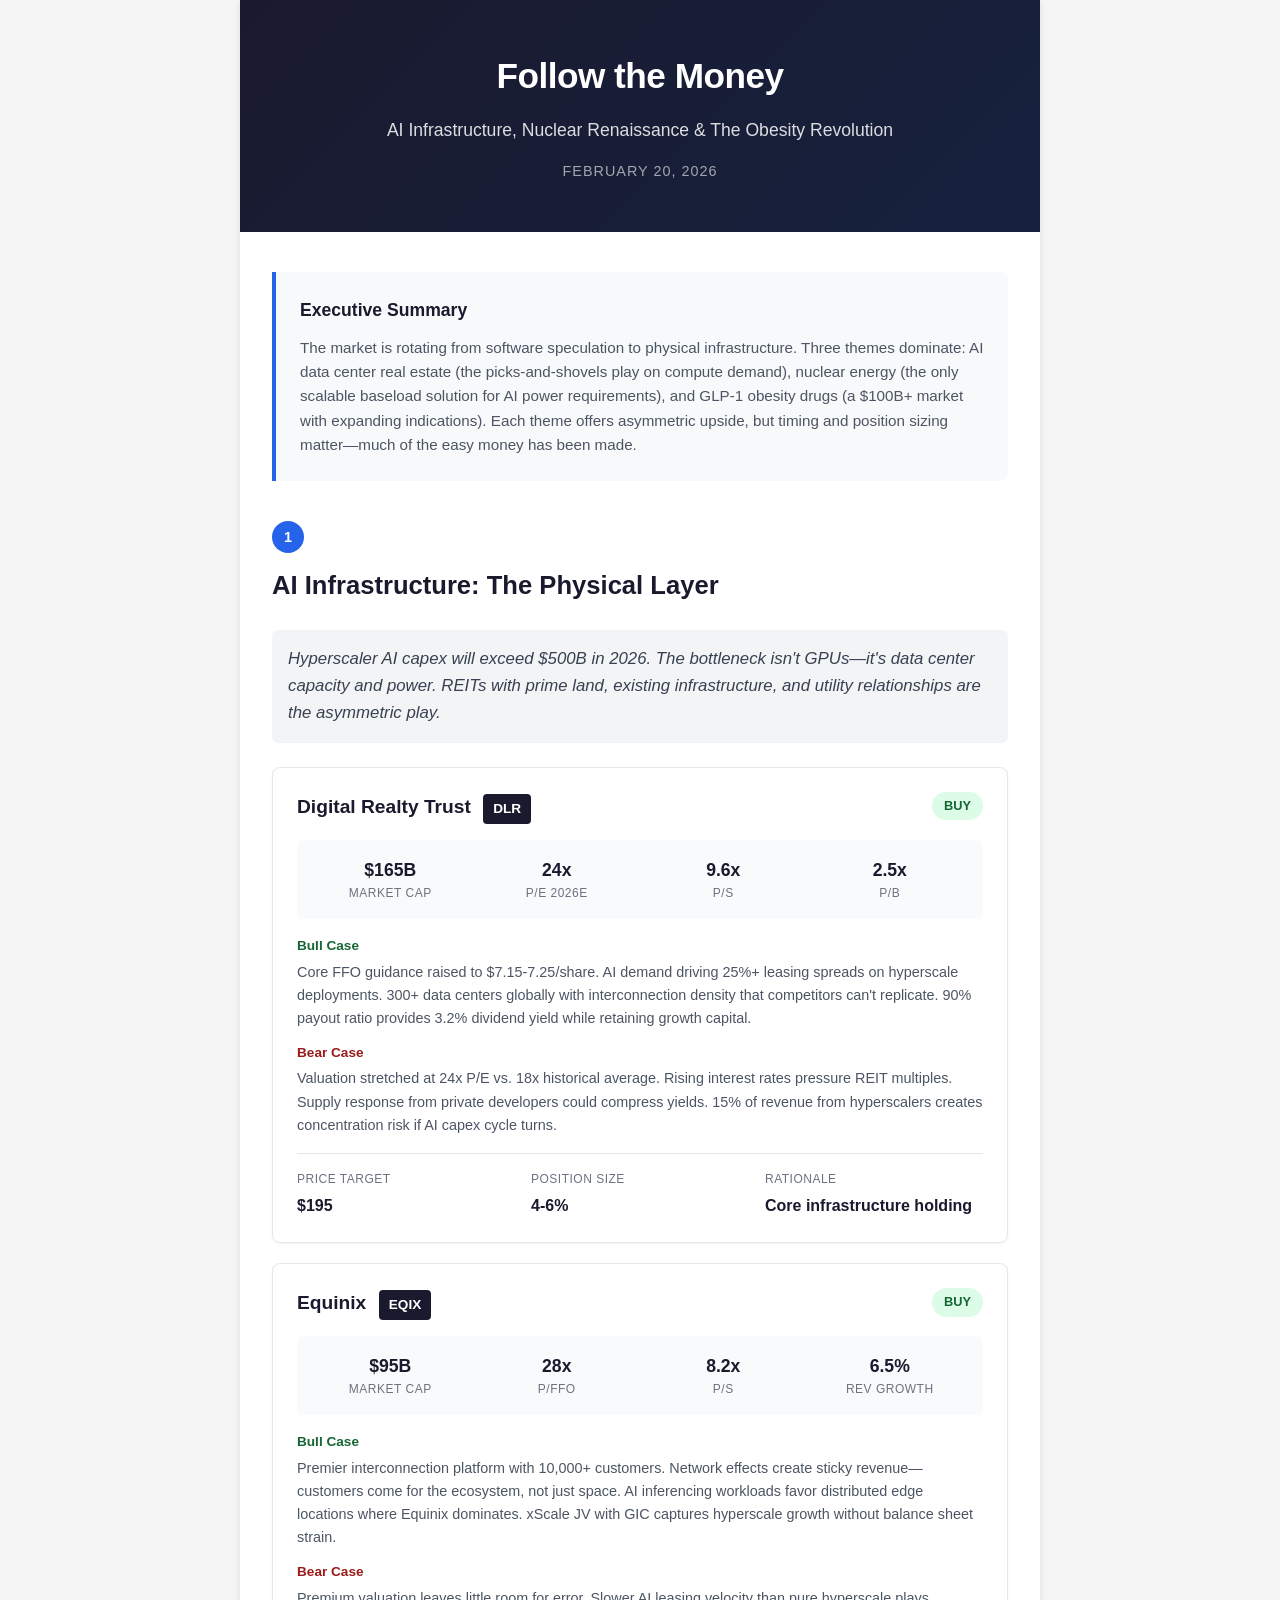
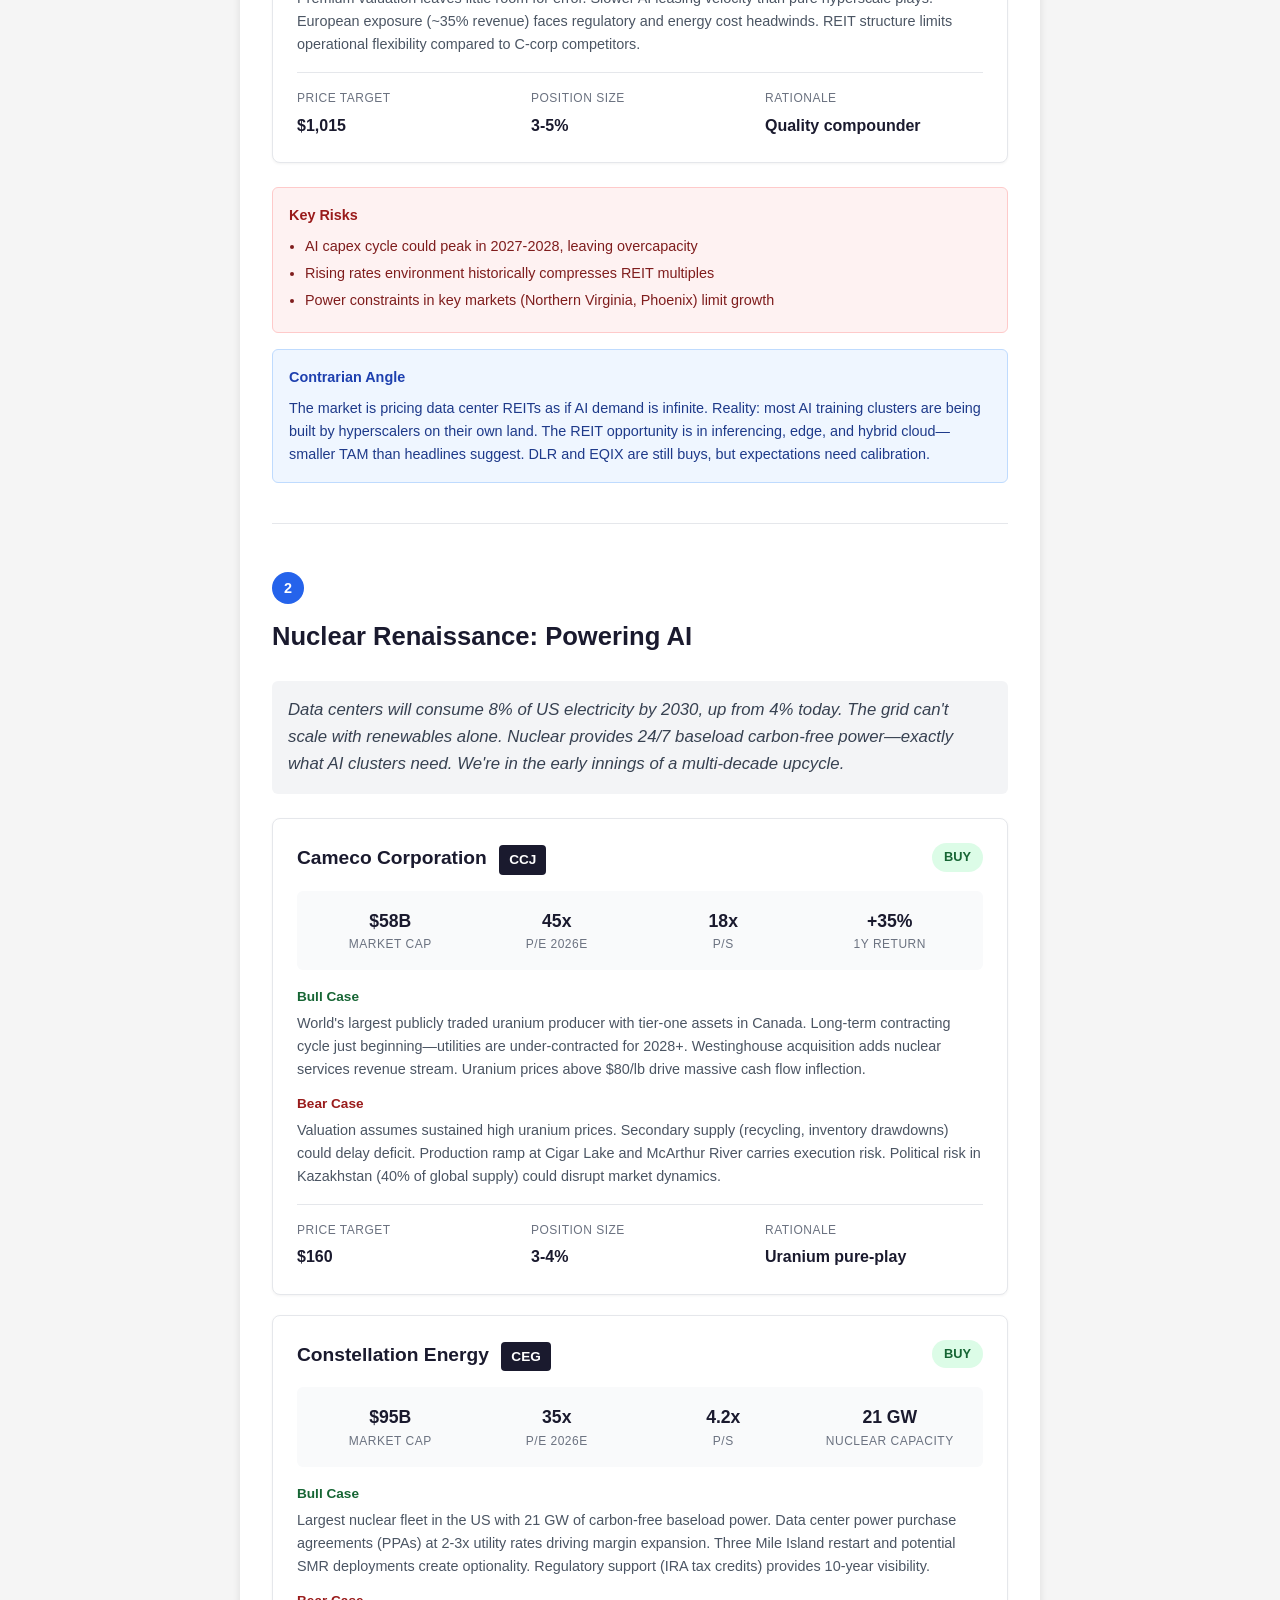
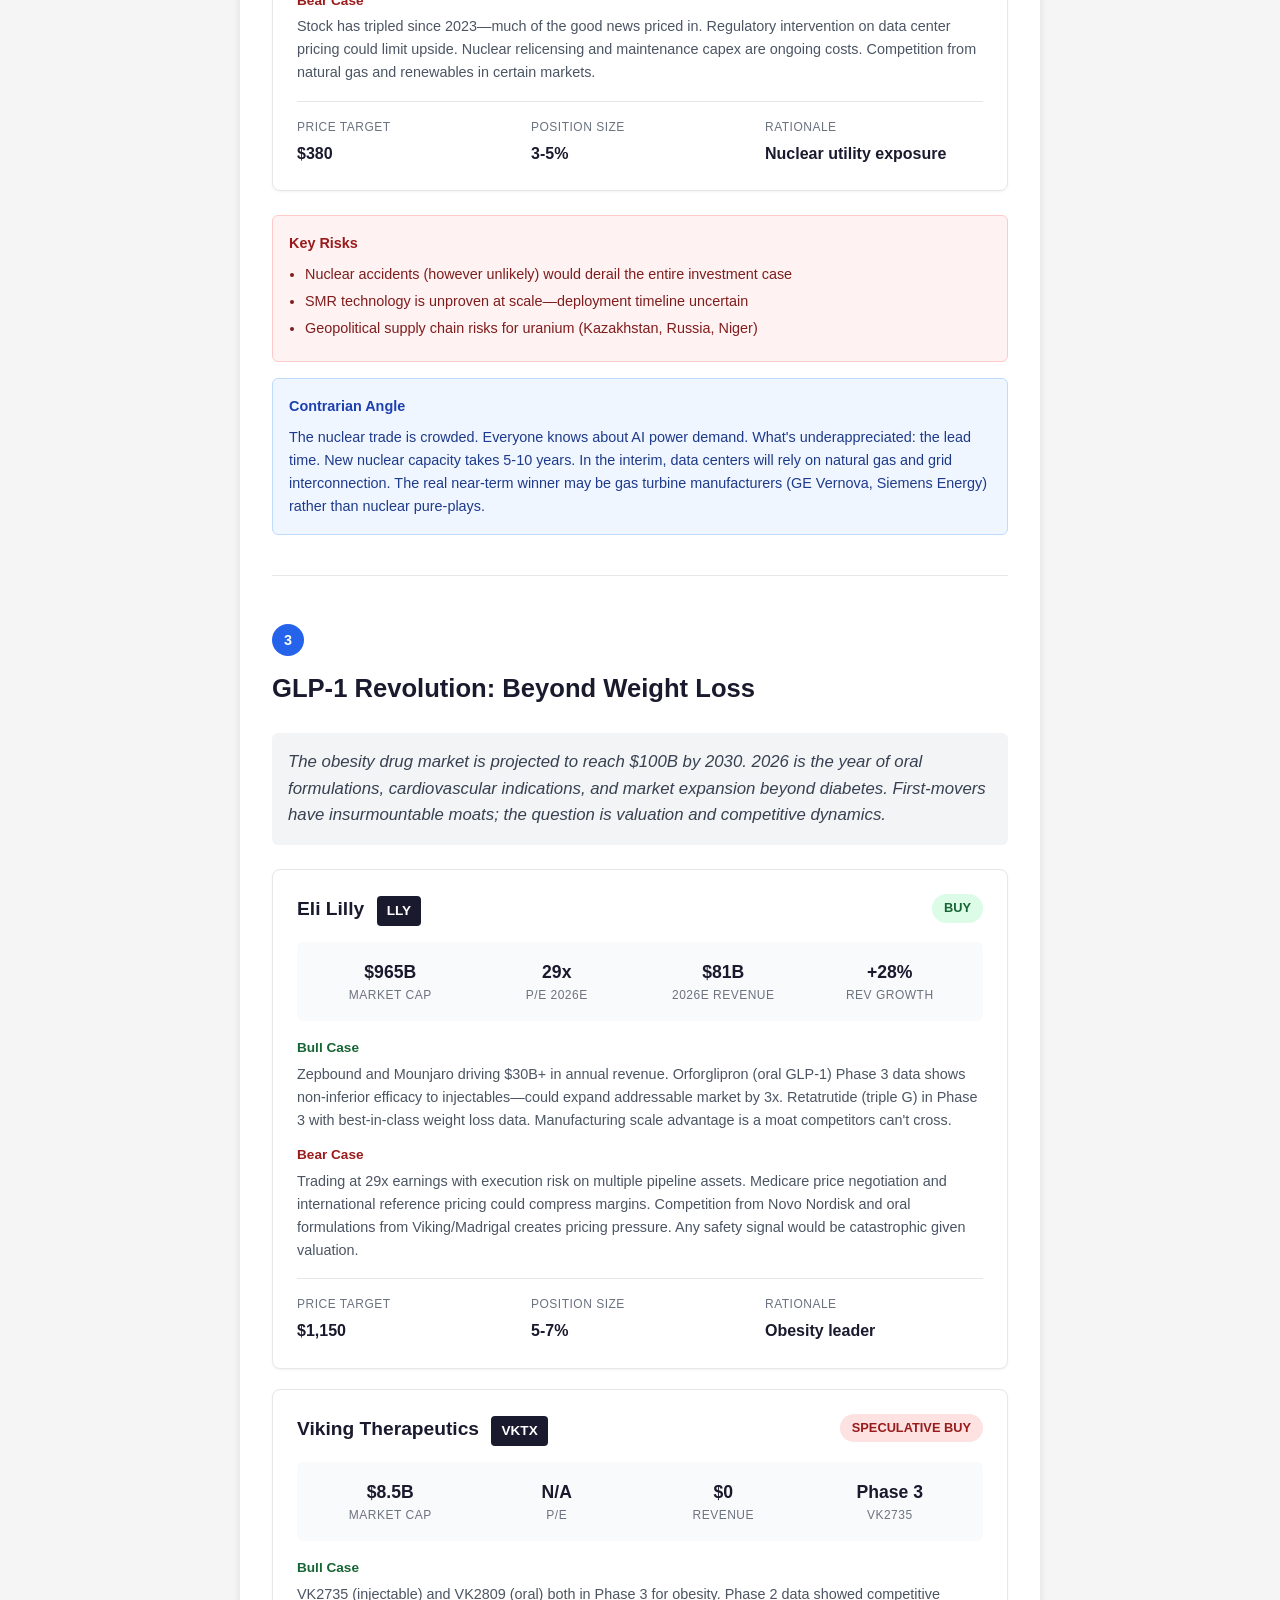
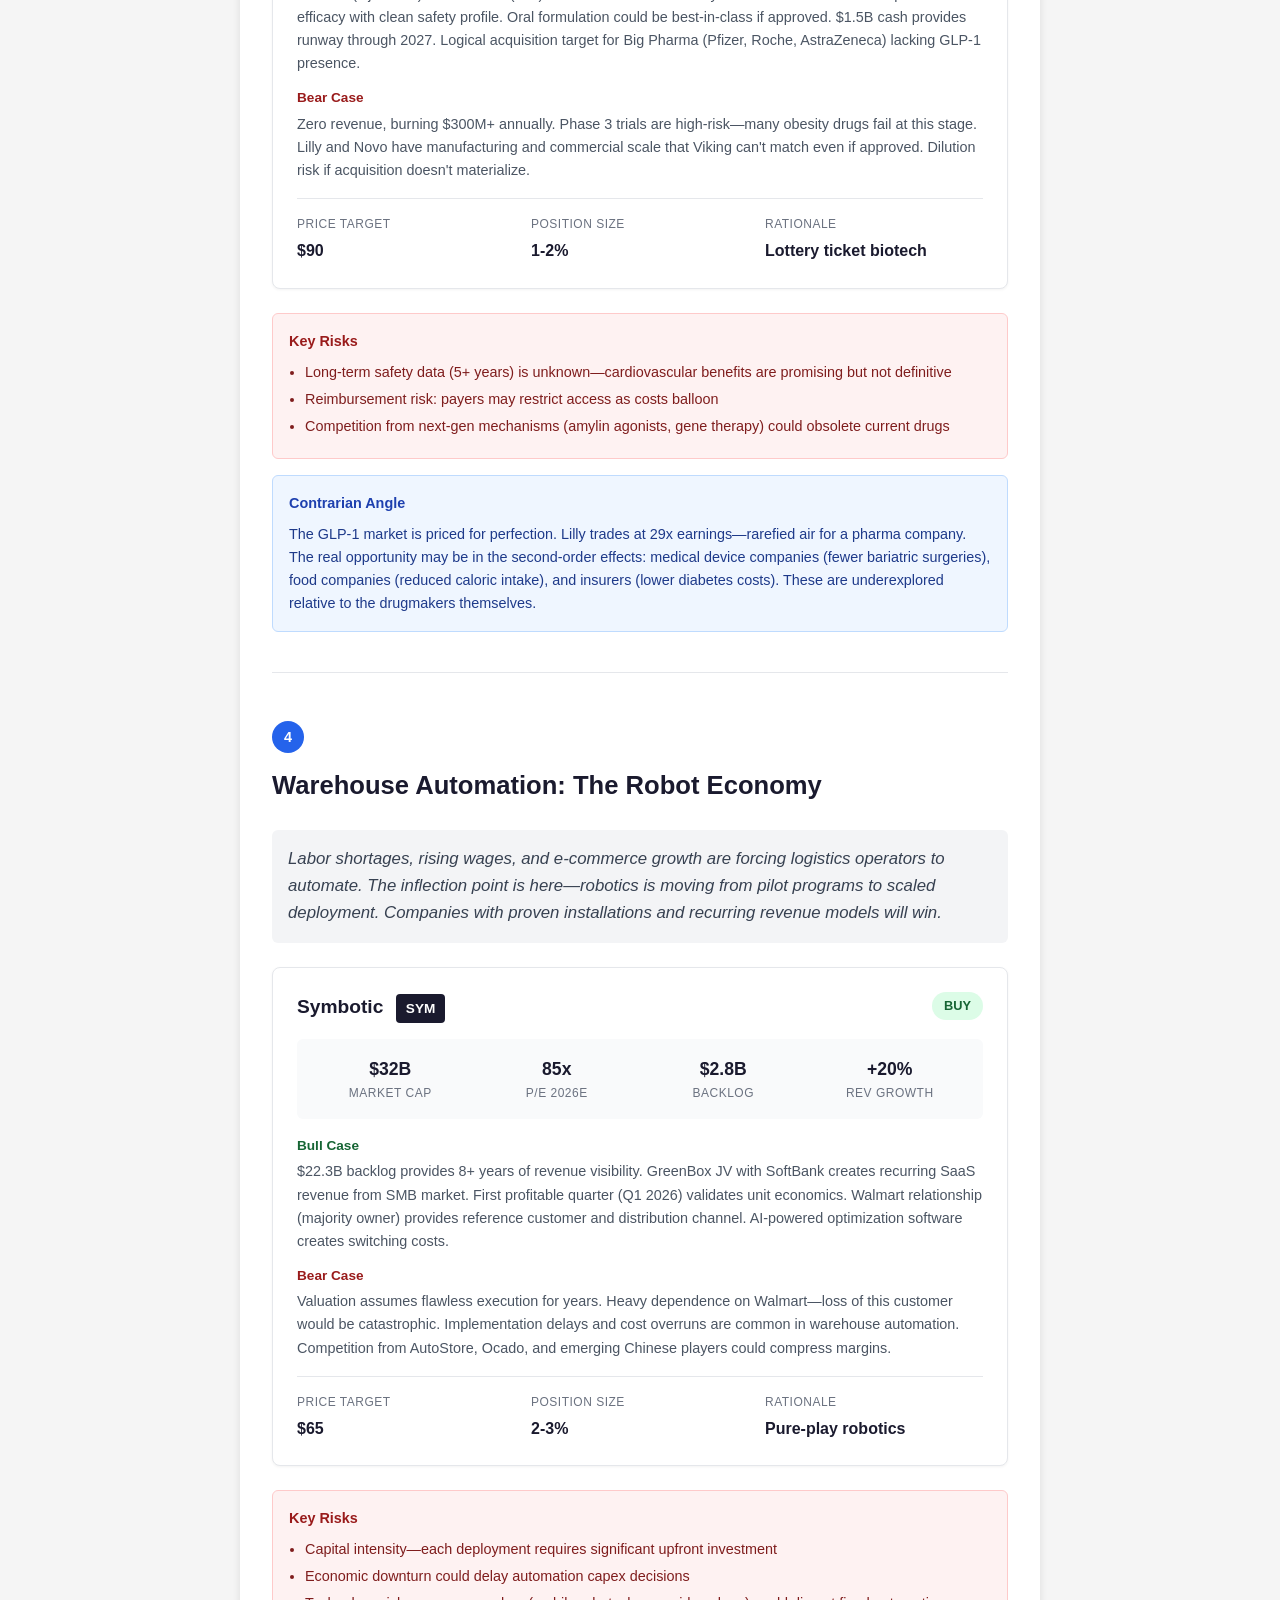
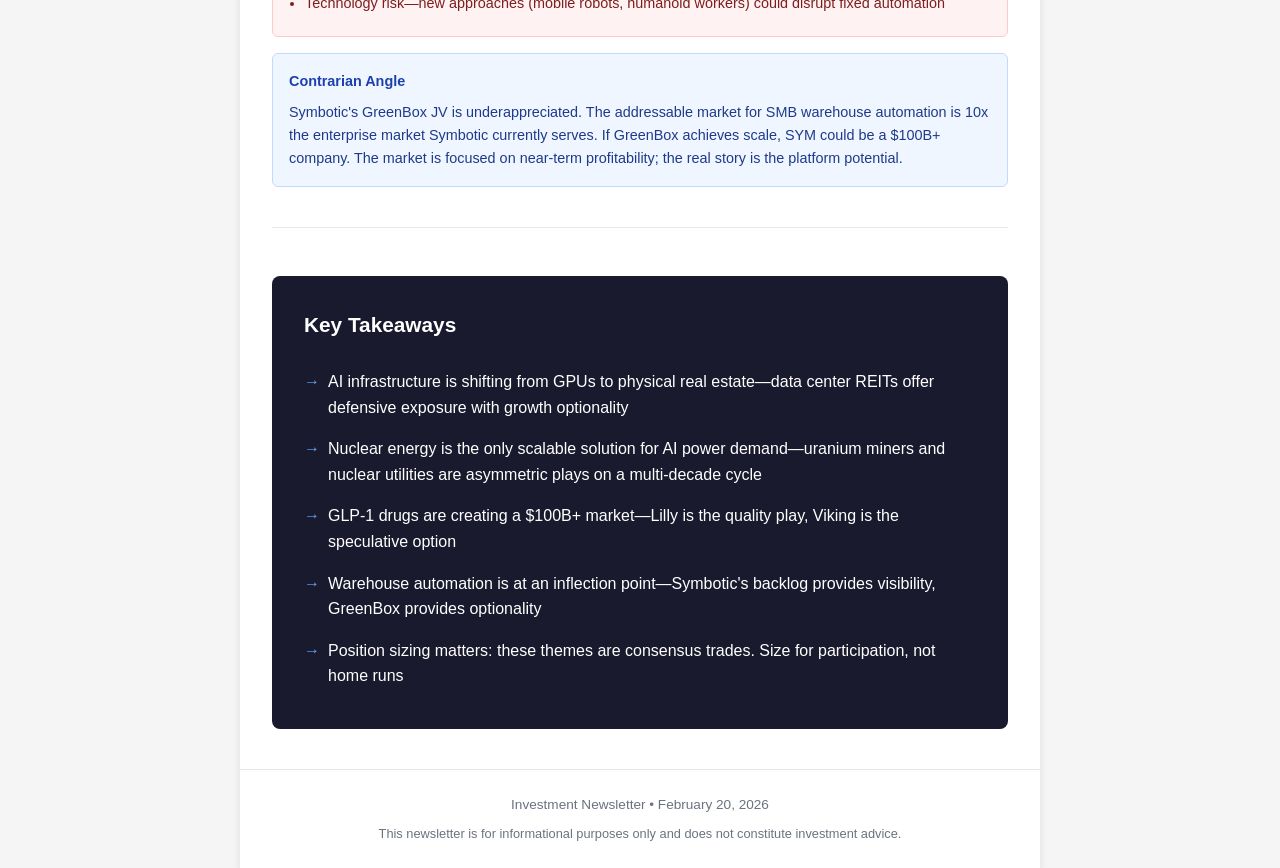
<file: issues/2026-02-20.html>
<!DOCTYPE html>
<html lang="en">
<head>
    <meta charset="UTF-8">
    <meta name="viewport" content="width=device-width, initial-scale=1.0">
    <title>Follow the Money: AI Infrastructure, Nuclear Renaissance & The Obesity Revolution</title>
    <style>
        * { margin: 0; padding: 0; box-sizing: border-box; }
        body {
            font-family: -apple-system, BlinkMacSystemFont, 'Segoe UI', Roboto, 'Helvetica Neue', Arial, sans-serif;
            line-height: 1.6;
            color: #1a1a1a;
            background: #f5f5f5;
        }
        .container {
            max-width: 800px;
            margin: 0 auto;
            background: #fff;
            box-shadow: 0 2px 8px rgba(0,0,0,0.1);
        }
        .header {
            background: linear-gradient(135deg, #1a1a2e 0%, #16213e 100%);
            color: #fff;
            padding: 48px 32px;
            text-align: center;
        }
        .header h1 {
            font-size: 2.2rem;
            font-weight: 700;
            margin-bottom: 12px;
            letter-spacing: -0.5px;
        }
        .header .subtitle {
            font-size: 1.1rem;
            opacity: 0.85;
            font-weight: 400;
        }
        .header .date {
            margin-top: 16px;
            font-size: 0.9rem;
            opacity: 0.6;
            text-transform: uppercase;
            letter-spacing: 1px;
        }
        .content {
            padding: 40px 32px;
        }
        .executive-summary {
            background: #f8f9fa;
            border-left: 4px solid #2563eb;
            padding: 24px;
            margin-bottom: 40px;
            border-radius: 0 8px 8px 0;
        }
        .executive-summary h2 {
            font-size: 1.1rem;
            margin-bottom: 12px;
            color: #1a1a2e;
        }
        .executive-summary p {
            color: #4b5563;
            font-size: 0.95rem;
        }
        .theme {
            margin-bottom: 48px;
            padding-bottom: 40px;
            border-bottom: 1px solid #e5e7eb;
        }
        .theme:last-of-type {
            border-bottom: none;
        }
        .theme-header {
            margin-bottom: 24px;
        }
        .theme-number {
            display: inline-block;
            background: #2563eb;
            color: #fff;
            width: 32px;
            height: 32px;
            line-height: 32px;
            text-align: center;
            border-radius: 50%;
            font-weight: 700;
            font-size: 0.9rem;
            margin-bottom: 12px;
        }
        .theme h2 {
            font-size: 1.6rem;
            color: #1a1a2e;
            margin-bottom: 8px;
        }
        .theme-thesis {
            font-size: 1.05rem;
            color: #374151;
            font-style: italic;
            margin-bottom: 24px;
            padding: 16px;
            background: #f3f4f6;
            border-radius: 6px;
        }
        .company {
            background: #fff;
            border: 1px solid #e5e7eb;
            border-radius: 8px;
            padding: 24px;
            margin-bottom: 20px;
            box-shadow: 0 1px 3px rgba(0,0,0,0.05);
        }
        .company-header {
            display: flex;
            justify-content: space-between;
            align-items: flex-start;
            margin-bottom: 16px;
            flex-wrap: wrap;
            gap: 8px;
        }
        .company-name {
            font-size: 1.2rem;
            font-weight: 700;
            color: #1a1a2e;
        }
        .company-ticker {
            display: inline-block;
            background: #1a1a2e;
            color: #fff;
            padding: 4px 10px;
            border-radius: 4px;
            font-size: 0.85rem;
            font-weight: 600;
            margin-left: 8px;
        }
        .rating {
            display: inline-block;
            padding: 4px 12px;
            border-radius: 20px;
            font-size: 0.8rem;
            font-weight: 600;
            text-transform: uppercase;
        }
        .rating-buy { background: #dcfce7; color: #166534; }
        .rating-hold { background: #fef3c7; color: #92400e; }
        .rating-speculative { background: #fee2e2; color: #991b1b; }
        .metrics {
            display: grid;
            grid-template-columns: repeat(auto-fit, minmax(120px, 1fr));
            gap: 12px;
            margin-bottom: 16px;
            padding: 16px;
            background: #f9fafb;
            border-radius: 6px;
        }
        .metric {
            text-align: center;
        }
        .metric-value {
            font-size: 1.1rem;
            font-weight: 700;
            color: #1a1a2e;
        }
        .metric-label {
            font-size: 0.75rem;
            color: #6b7280;
            text-transform: uppercase;
            letter-spacing: 0.5px;
        }
        .case {
            margin-bottom: 12px;
        }
        .case-label {
            font-weight: 600;
            font-size: 0.85rem;
            margin-bottom: 4px;
        }
        .case-bull { color: #166534; }
        .case-bear { color: #991b1b; }
        .case p {
            font-size: 0.9rem;
            color: #4b5563;
        }
        .positioning {
            display: flex;
            gap: 16px;
            margin-top: 16px;
            padding-top: 16px;
            border-top: 1px solid #e5e7eb;
            flex-wrap: wrap;
        }
        .position-box {
            flex: 1;
            min-width: 140px;
        }
        .position-label {
            font-size: 0.75rem;
            color: #6b7280;
            text-transform: uppercase;
            letter-spacing: 0.5px;
            margin-bottom: 4px;
        }
        .position-value {
            font-size: 1rem;
            font-weight: 700;
            color: #1a1a2e;
        }
        .risks {
            background: #fef2f2;
            border: 1px solid #fecaca;
            border-radius: 6px;
            padding: 16px;
            margin-top: 24px;
        }
        .risks h4 {
            color: #991b1b;
            font-size: 0.9rem;
            margin-bottom: 8px;
        }
        .risks ul {
            margin-left: 16px;
            font-size: 0.9rem;
            color: #7f1d1d;
        }
        .risks li {
            margin-bottom: 4px;
        }
        .contrarian {
            background: #eff6ff;
            border: 1px solid #bfdbfe;
            border-radius: 6px;
            padding: 16px;
            margin-top: 16px;
        }
        .contrarian h4 {
            color: #1e40af;
            font-size: 0.9rem;
            margin-bottom: 8px;
        }
        .contrarian p {
            font-size: 0.9rem;
            color: #1e3a8a;
        }
        .key-takeaways {
            background: #1a1a2e;
            color: #fff;
            padding: 32px;
            margin-top: 40px;
            border-radius: 8px;
        }
        .key-takeaways h2 {
            font-size: 1.3rem;
            margin-bottom: 20px;
        }
        .key-takeaways ul {
            list-style: none;
        }
        .key-takeaways li {
            padding: 8px 0;
            padding-left: 24px;
            position: relative;
        }
        .key-takeaways li:before {
            content: "→";
            position: absolute;
            left: 0;
            color: #60a5fa;
        }
        .footer {
            text-align: center;
            padding: 24px;
            color: #6b7280;
            font-size: 0.85rem;
            border-top: 1px solid #e5e7eb;
        }
        @media (max-width: 600px) {
            .header { padding: 32px 20px; }
            .header h1 { font-size: 1.6rem; }
            .content { padding: 24px 20px; }
            .metrics { grid-template-columns: repeat(2, 1fr); }
        }
    </style>
</head>
<body>
    <div class="container">
        <header class="header">
            <h1>Follow the Money</h1>
            <p class="subtitle">AI Infrastructure, Nuclear Renaissance & The Obesity Revolution</p>
            <p class="date">February 20, 2026</p>
        </header>

        <div class="content">
            <div class="executive-summary">
                <h2>Executive Summary</h2>
                <p>The market is rotating from software speculation to physical infrastructure. Three themes dominate: AI data center real estate (the picks-and-shovels play on compute demand), nuclear energy (the only scalable baseload solution for AI power requirements), and GLP-1 obesity drugs (a $100B+ market with expanding indications). Each theme offers asymmetric upside, but timing and position sizing matter—much of the easy money has been made.</p>
            </div>

            <!-- Theme 1: AI Infrastructure / Data Center REITs -->
            <div class="theme">
                <div class="theme-header">
                    <span class="theme-number">1</span>
                    <h2>AI Infrastructure: The Physical Layer</h2>
                </div>
                <div class="theme-thesis">
                    Hyperscaler AI capex will exceed $500B in 2026. The bottleneck isn't GPUs—it's data center capacity and power. REITs with prime land, existing infrastructure, and utility relationships are the asymmetric play.
                </div>

                <div class="company">
                    <div class="company-header">
                        <div>
                            <span class="company-name">Digital Realty Trust</span>
                            <span class="company-ticker">DLR</span>
                        </div>
                        <span class="rating rating-buy">Buy</span>
                    </div>
                    <div class="metrics">
                        <div class="metric">
                            <div class="metric-value">$165B</div>
                            <div class="metric-label">Market Cap</div>
                        </div>
                        <div class="metric">
                            <div class="metric-value">24x</div>
                            <div class="metric-label">P/E 2026E</div>
                        </div>
                        <div class="metric">
                            <div class="metric-value">9.6x</div>
                            <div class="metric-label">P/S</div>
                        </div>
                        <div class="metric">
                            <div class="metric-value">2.5x</div>
                            <div class="metric-label">P/B</div>
                        </div>
                    </div>
                    <div class="case">
                        <div class="case-label case-bull">Bull Case</div>
                        <p>Core FFO guidance raised to $7.15-7.25/share. AI demand driving 25%+ leasing spreads on hyperscale deployments. 300+ data centers globally with interconnection density that competitors can't replicate. 90% payout ratio provides 3.2% dividend yield while retaining growth capital.</p>
                    </div>
                    <div class="case">
                        <div class="case-label case-bear">Bear Case</div>
                        <p>Valuation stretched at 24x P/E vs. 18x historical average. Rising interest rates pressure REIT multiples. Supply response from private developers could compress yields. 15% of revenue from hyperscalers creates concentration risk if AI capex cycle turns.</p>
                    </div>
                    <div class="positioning">
                        <div class="position-box">
                            <div class="position-label">Price Target</div>
                            <div class="position-value">$195</div>
                        </div>
                        <div class="position-box">
                            <div class="position-label">Position Size</div>
                            <div class="position-value">4-6%</div>
                        </div>
                        <div class="position-box">
                            <div class="position-label">Rationale</div>
                            <div class="position-value">Core infrastructure holding</div>
                        </div>
                    </div>
                </div>

                <div class="company">
                    <div class="company-header">
                        <div>
                            <span class="company-name">Equinix</span>
                            <span class="company-ticker">EQIX</span>
                        </div>
                        <span class="rating rating-buy">Buy</span>
                    </div>
                    <div class="metrics">
                        <div class="metric">
                            <div class="metric-value">$95B</div>
                            <div class="metric-label">Market Cap</div>
                        </div>
                        <div class="metric">
                            <div class="metric-value">28x</div>
                            <div class="metric-label">P/FFO</div>
                        </div>
                        <div class="metric">
                            <div class="metric-value">8.2x</div>
                            <div class="metric-label">P/S</div>
                        </div>
                        <div class="metric">
                            <div class="metric-value">6.5%</div>
                            <div class="metric-label">Rev Growth</div>
                        </div>
                    </div>
                    <div class="case">
                        <div class="case-label case-bull">Bull Case</div>
                        <p>Premier interconnection platform with 10,000+ customers. Network effects create sticky revenue—customers come for the ecosystem, not just space. AI inferencing workloads favor distributed edge locations where Equinix dominates. xScale JV with GIC captures hyperscale growth without balance sheet strain.</p>
                    </div>
                    <div class="case">
                        <div class="case-label case-bear">Bear Case</div>
                        <p>Premium valuation leaves little room for error. Slower AI leasing velocity than pure hyperscale plays. European exposure (~35% revenue) faces regulatory and energy cost headwinds. REIT structure limits operational flexibility compared to C-corp competitors.</p>
                    </div>
                    <div class="positioning">
                        <div class="position-box">
                            <div class="position-label">Price Target</div>
                            <div class="position-value">$1,015</div>
                        </div>
                        <div class="position-box">
                            <div class="position-label">Position Size</div>
                            <div class="position-value">3-5%</div>
                        </div>
                        <div class="position-box">
                            <div class="position-label">Rationale</div>
                            <div class="position-value">Quality compounder</div>
                        </div>
                    </div>
                </div>

                <div class="risks">
                    <h4>Key Risks</h4>
                    <ul>
                        <li>AI capex cycle could peak in 2027-2028, leaving overcapacity</li>
                        <li>Rising rates environment historically compresses REIT multiples</li>
                        <li>Power constraints in key markets (Northern Virginia, Phoenix) limit growth</li>
                    </ul>
                </div>
                <div class="contrarian">
                    <h4>Contrarian Angle</h4>
                    <p>The market is pricing data center REITs as if AI demand is infinite. Reality: most AI training clusters are being built by hyperscalers on their own land. The REIT opportunity is in inferencing, edge, and hybrid cloud—smaller TAM than headlines suggest. DLR and EQIX are still buys, but expectations need calibration.</p>
                </div>
            </div>

            <!-- Theme 2: Nuclear Renaissance -->
            <div class="theme">
                <div class="theme-header">
                    <span class="theme-number">2</span>
                    <h2>Nuclear Renaissance: Powering AI</h2>
                </div>
                <div class="theme-thesis">
                    Data centers will consume 8% of US electricity by 2030, up from 4% today. The grid can't scale with renewables alone. Nuclear provides 24/7 baseload carbon-free power—exactly what AI clusters need. We're in the early innings of a multi-decade upcycle.
                </div>

                <div class="company">
                    <div class="company-header">
                        <div>
                            <span class="company-name">Cameco Corporation</span>
                            <span class="company-ticker">CCJ</span>
                        </div>
                        <span class="rating rating-buy">Buy</span>
                    </div>
                    <div class="metrics">
                        <div class="metric">
                            <div class="metric-value">$58B</div>
                            <div class="metric-label">Market Cap</div>
                        </div>
                        <div class="metric">
                            <div class="metric-value">45x</div>
                            <div class="metric-label">P/E 2026E</div>
                        </div>
                        <div class="metric">
                            <div class="metric-value">18x</div>
                            <div class="metric-label">P/S</div>
                        </div>
                        <div class="metric">
                            <div class="metric-value">+35%</div>
                            <div class="metric-label">1Y Return</div>
                        </div>
                    </div>
                    <div class="case">
                        <div class="case-label case-bull">Bull Case</div>
                        <p>World's largest publicly traded uranium producer with tier-one assets in Canada. Long-term contracting cycle just beginning—utilities are under-contracted for 2028+. Westinghouse acquisition adds nuclear services revenue stream. Uranium prices above $80/lb drive massive cash flow inflection.</p>
                    </div>
                    <div class="case">
                        <div class="case-label case-bear">Bear Case</div>
                        <p>Valuation assumes sustained high uranium prices. Secondary supply (recycling, inventory drawdowns) could delay deficit. Production ramp at Cigar Lake and McArthur River carries execution risk. Political risk in Kazakhstan (40% of global supply) could disrupt market dynamics.</p>
                    </div>
                    <div class="positioning">
                        <div class="position-box">
                            <div class="position-label">Price Target</div>
                            <div class="position-value">$160</div>
                        </div>
                        <div class="position-box">
                            <div class="position-label">Position Size</div>
                            <div class="position-value">3-4%</div>
                        </div>
                        <div class="position-box">
                            <div class="position-label">Rationale</div>
                            <div class="position-value">Uranium pure-play</div>
                        </div>
                    </div>
                </div>

                <div class="company">
                    <div class="company-header">
                        <div>
                            <span class="company-name">Constellation Energy</span>
                            <span class="company-ticker">CEG</span>
                        </div>
                        <span class="rating rating-buy">Buy</span>
                    </div>
                    <div class="metrics">
                        <div class="metric">
                            <div class="metric-value">$95B</div>
                            <div class="metric-label">Market Cap</div>
                        </div>
                        <div class="metric">
                            <div class="metric-value">35x</div>
                            <div class="metric-label">P/E 2026E</div>
                        </div>
                        <div class="metric">
                            <div class="metric-value">4.2x</div>
                            <div class="metric-label">P/S</div>
                        </div>
                        <div class="metric">
                            <div class="metric-value">21 GW</div>
                            <div class="metric-label">Nuclear Capacity</div>
                        </div>
                    </div>
                    <div class="case">
                        <div class="case-label case-bull">Bull Case</div>
                        <p>Largest nuclear fleet in the US with 21 GW of carbon-free baseload power. Data center power purchase agreements (PPAs) at 2-3x utility rates driving margin expansion. Three Mile Island restart and potential SMR deployments create optionality. Regulatory support (IRA tax credits) provides 10-year visibility.</p>
                    </div>
                    <div class="case">
                        <div class="case-label case-bear">Bear Case</div>
                        <p>Stock has tripled since 2023—much of the good news priced in. Regulatory intervention on data center pricing could limit upside. Nuclear relicensing and maintenance capex are ongoing costs. Competition from natural gas and renewables in certain markets.</p>
                    </div>
                    <div class="positioning">
                        <div class="position-box">
                            <div class="position-label">Price Target</div>
                            <div class="position-value">$380</div>
                        </div>
                        <div class="position-box">
                            <div class="position-label">Position Size</div>
                            <div class="position-value">3-5%</div>
                        </div>
                        <div class="position-box">
                            <div class="position-label">Rationale</div>
                            <div class="position-value">Nuclear utility exposure</div>
                        </div>
                    </div>
                </div>

                <div class="risks">
                    <h4>Key Risks</h4>
                    <ul>
                        <li>Nuclear accidents (however unlikely) would derail the entire investment case</li>
                        <li>SMR technology is unproven at scale—deployment timeline uncertain</li>
                        <li>Geopolitical supply chain risks for uranium (Kazakhstan, Russia, Niger)</li>
                    </ul>
                </div>
                <div class="contrarian">
                    <h4>Contrarian Angle</h4>
                    <p>The nuclear trade is crowded. Everyone knows about AI power demand. What's underappreciated: the lead time. New nuclear capacity takes 5-10 years. In the interim, data centers will rely on natural gas and grid interconnection. The real near-term winner may be gas turbine manufacturers (GE Vernova, Siemens Energy) rather than nuclear pure-plays.</p>
                </div>
            </div>

            <!-- Theme 3: GLP-1 Obesity Drugs -->
            <div class="theme">
                <div class="theme-header">
                    <span class="theme-number">3</span>
                    <h2>GLP-1 Revolution: Beyond Weight Loss</h2>
                </div>
                <div class="theme-thesis">
                    The obesity drug market is projected to reach $100B by 2030. 2026 is the year of oral formulations, cardiovascular indications, and market expansion beyond diabetes. First-movers have insurmountable moats; the question is valuation and competitive dynamics.
                </div>

                <div class="company">
                    <div class="company-header">
                        <div>
                            <span class="company-name">Eli Lilly</span>
                            <span class="company-ticker">LLY</span>
                        </div>
                        <span class="rating rating-buy">Buy</span>
                    </div>
                    <div class="metrics">
                        <div class="metric">
                            <div class="metric-value">$965B</div>
                            <div class="metric-label">Market Cap</div>
                        </div>
                        <div class="metric">
                            <div class="metric-value">29x</div>
                            <div class="metric-label">P/E 2026E</div>
                        </div>
                        <div class="metric">
                            <div class="metric-value">$81B</div>
                            <div class="metric-label">2026E Revenue</div>
                        </div>
                        <div class="metric">
                            <div class="metric-value">+28%</div>
                            <div class="metric-label">Rev Growth</div>
                        </div>
                    </div>
                    <div class="case">
                        <div class="case-label case-bull">Bull Case</div>
                        <p>Zepbound and Mounjaro driving $30B+ in annual revenue. Orforglipron (oral GLP-1) Phase 3 data shows non-inferior efficacy to injectables—could expand addressable market by 3x. Retatrutide (triple G) in Phase 3 with best-in-class weight loss data. Manufacturing scale advantage is a moat competitors can't cross.</p>
                    </div>
                    <div class="case">
                        <div class="case-label case-bear">Bear Case</div>
                        <p>Trading at 29x earnings with execution risk on multiple pipeline assets. Medicare price negotiation and international reference pricing could compress margins. Competition from Novo Nordisk and oral formulations from Viking/Madrigal creates pricing pressure. Any safety signal would be catastrophic given valuation.</p>
                    </div>
                    <div class="positioning">
                        <div class="position-box">
                            <div class="position-label">Price Target</div>
                            <div class="position-value">$1,150</div>
                        </div>
                        <div class="position-box">
                            <div class="position-label">Position Size</div>
                            <div class="position-value">5-7%</div>
                        </div>
                        <div class="position-box">
                            <div class="position-label">Rationale</div>
                            <div class="position-value">Obesity leader</div>
                        </div>
                    </div>
                </div>

                <div class="company">
                    <div class="company-header">
                        <div>
                            <span class="company-name">Viking Therapeutics</span>
                            <span class="company-ticker">VKTX</span>
                        </div>
                        <span class="rating rating-speculative">Speculative Buy</span>
                    </div>
                    <div class="metrics">
                        <div class="metric">
                            <div class="metric-value">$8.5B</div>
                            <div class="metric-label">Market Cap</div>
                        </div>
                        <div class="metric">
                            <div class="metric-value">N/A</div>
                            <div class="metric-label">P/E</div>
                        </div>
                        <div class="metric">
                            <div class="metric-value">$0</div>
                            <div class="metric-label">Revenue</div>
                        </div>
                        <div class="metric">
                            <div class="metric-value">Phase 3</div>
                            <div class="metric-label">VK2735</div>
                        </div>
                    </div>
                    <div class="case">
                        <div class="case-label case-bull">Bull Case</div>
                        <p>VK2735 (injectable) and VK2809 (oral) both in Phase 3 for obesity. Phase 2 data showed competitive efficacy with clean safety profile. Oral formulation could be best-in-class if approved. $1.5B cash provides runway through 2027. Logical acquisition target for Big Pharma (Pfizer, Roche, AstraZeneca) lacking GLP-1 presence.</p>
                    </div>
                    <div class="case">
                        <div class="case-label case-bear">Bear Case</div>
                        <p>Zero revenue, burning $300M+ annually. Phase 3 trials are high-risk—many obesity drugs fail at this stage. Lilly and Novo have manufacturing and commercial scale that Viking can't match even if approved. Dilution risk if acquisition doesn't materialize.</p>
                    </div>
                    <div class="positioning">
                        <div class="position-box">
                            <div class="position-label">Price Target</div>
                            <div class="position-value">$90</div>
                        </div>
                        <div class="position-box">
                            <div class="position-label">Position Size</div>
                            <div class="position-value">1-2%</div>
                        </div>
                        <div class="position-box">
                            <div class="position-label">Rationale</div>
                            <div class="position-value">Lottery ticket biotech</div>
                        </div>
                    </div>
                </div>

                <div class="risks">
                    <h4>Key Risks</h4>
                    <ul>
                        <li>Long-term safety data (5+ years) is unknown—cardiovascular benefits are promising but not definitive</li>
                        <li>Reimbursement risk: payers may restrict access as costs balloon</li>
                        <li>Competition from next-gen mechanisms (amylin agonists, gene therapy) could obsolete current drugs</li>
                    </ul>
                </div>
                <div class="contrarian">
                    <h4>Contrarian Angle</h4>
                    <p>The GLP-1 market is priced for perfection. Lilly trades at 29x earnings—rarefied air for a pharma company. The real opportunity may be in the second-order effects: medical device companies (fewer bariatric surgeries), food companies (reduced caloric intake), and insurers (lower diabetes costs). These are underexplored relative to the drugmakers themselves.</p>
                </div>
            </div>

            <!-- Theme 4: Warehouse Automation -->
            <div class="theme">
                <div class="theme-header">
                    <span class="theme-number">4</span>
                    <h2>Warehouse Automation: The Robot Economy</h2>
                </div>
                <div class="theme-thesis">
                    Labor shortages, rising wages, and e-commerce growth are forcing logistics operators to automate. The inflection point is here—robotics is moving from pilot programs to scaled deployment. Companies with proven installations and recurring revenue models will win.
                </div>

                <div class="company">
                    <div class="company-header">
                        <div>
                            <span class="company-name">Symbotic</span>
                            <span class="company-ticker">SYM</span>
                        </div>
                        <span class="rating rating-buy">Buy</span>
                    </div>
                    <div class="metrics">
                        <div class="metric">
                            <div class="metric-value">$32B</div>
                            <div class="metric-label">Market Cap</div>
                        </div>
                        <div class="metric">
                            <div class="metric-value">85x</div>
                            <div class="metric-label">P/E 2026E</div>
                        </div>
                        <div class="metric">
                            <div class="metric-value">$2.8B</div>
                            <div class="metric-label">Backlog</div>
                        </div>
                        <div class="metric">
                            <div class="metric-value">+20%</div>
                            <div class="metric-label">Rev Growth</div>
                        </div>
                    </div>
                    <div class="case">
                        <div class="case-label case-bull">Bull Case</div>
                        <p>$22.3B backlog provides 8+ years of revenue visibility. GreenBox JV with SoftBank creates recurring SaaS revenue from SMB market. First profitable quarter (Q1 2026) validates unit economics. Walmart relationship (majority owner) provides reference customer and distribution channel. AI-powered optimization software creates switching costs.</p>
                    </div>
                    <div class="case">
                        <div class="case-label case-bear">Bear Case</div>
                        <p>Valuation assumes flawless execution for years. Heavy dependence on Walmart—loss of this customer would be catastrophic. Implementation delays and cost overruns are common in warehouse automation. Competition from AutoStore, Ocado, and emerging Chinese players could compress margins.</p>
                    </div>
                    <div class="positioning">
                        <div class="position-box">
                            <div class="position-label">Price Target</div>
                            <div class="position-value">$65</div>
                        </div>
                        <div class="position-box">
                            <div class="position-label">Position Size</div>
                            <div class="position-value">2-3%</div>
                        </div>
                        <div class="position-box">
                            <div class="position-label">Rationale</div>
                            <div class="position-value">Pure-play robotics</div>
                        </div>
                    </div>
                </div>

                <div class="risks">
                    <h4>Key Risks</h4>
                    <ul>
                        <li>Capital intensity—each deployment requires significant upfront investment</li>
                        <li>Economic downturn could delay automation capex decisions</li>
                        <li>Technology risk—new approaches (mobile robots, humanoid workers) could disrupt fixed automation</li>
                    </ul>
                </div>
                <div class="contrarian">
                    <h4>Contrarian Angle</h4>
                    <p>Symbotic's GreenBox JV is underappreciated. The addressable market for SMB warehouse automation is 10x the enterprise market Symbotic currently serves. If GreenBox achieves scale, SYM could be a $100B+ company. The market is focused on near-term profitability; the real story is the platform potential.</p>
                </div>
            </div>

            <div class="key-takeaways">
                <h2>Key Takeaways</h2>
                <ul>
                    <li>AI infrastructure is shifting from GPUs to physical real estate—data center REITs offer defensive exposure with growth optionality</li>
                    <li>Nuclear energy is the only scalable solution for AI power demand—uranium miners and nuclear utilities are asymmetric plays on a multi-decade cycle</li>
                    <li>GLP-1 drugs are creating a $100B+ market—Lilly is the quality play, Viking is the speculative option</li>
                    <li>Warehouse automation is at an inflection point—Symbotic's backlog provides visibility, GreenBox provides optionality</li>
                    <li>Position sizing matters: these themes are consensus trades. Size for participation, not home runs</li>
                </ul>
            </div>
        </div>

        <footer class="footer">
            <p>Investment Newsletter • February 20, 2026</p>
            <p style="margin-top: 8px; font-size: 0.8rem;">This newsletter is for informational purposes only and does not constitute investment advice.</p>
        </footer>
    </div>
</body>
</html>
</file>
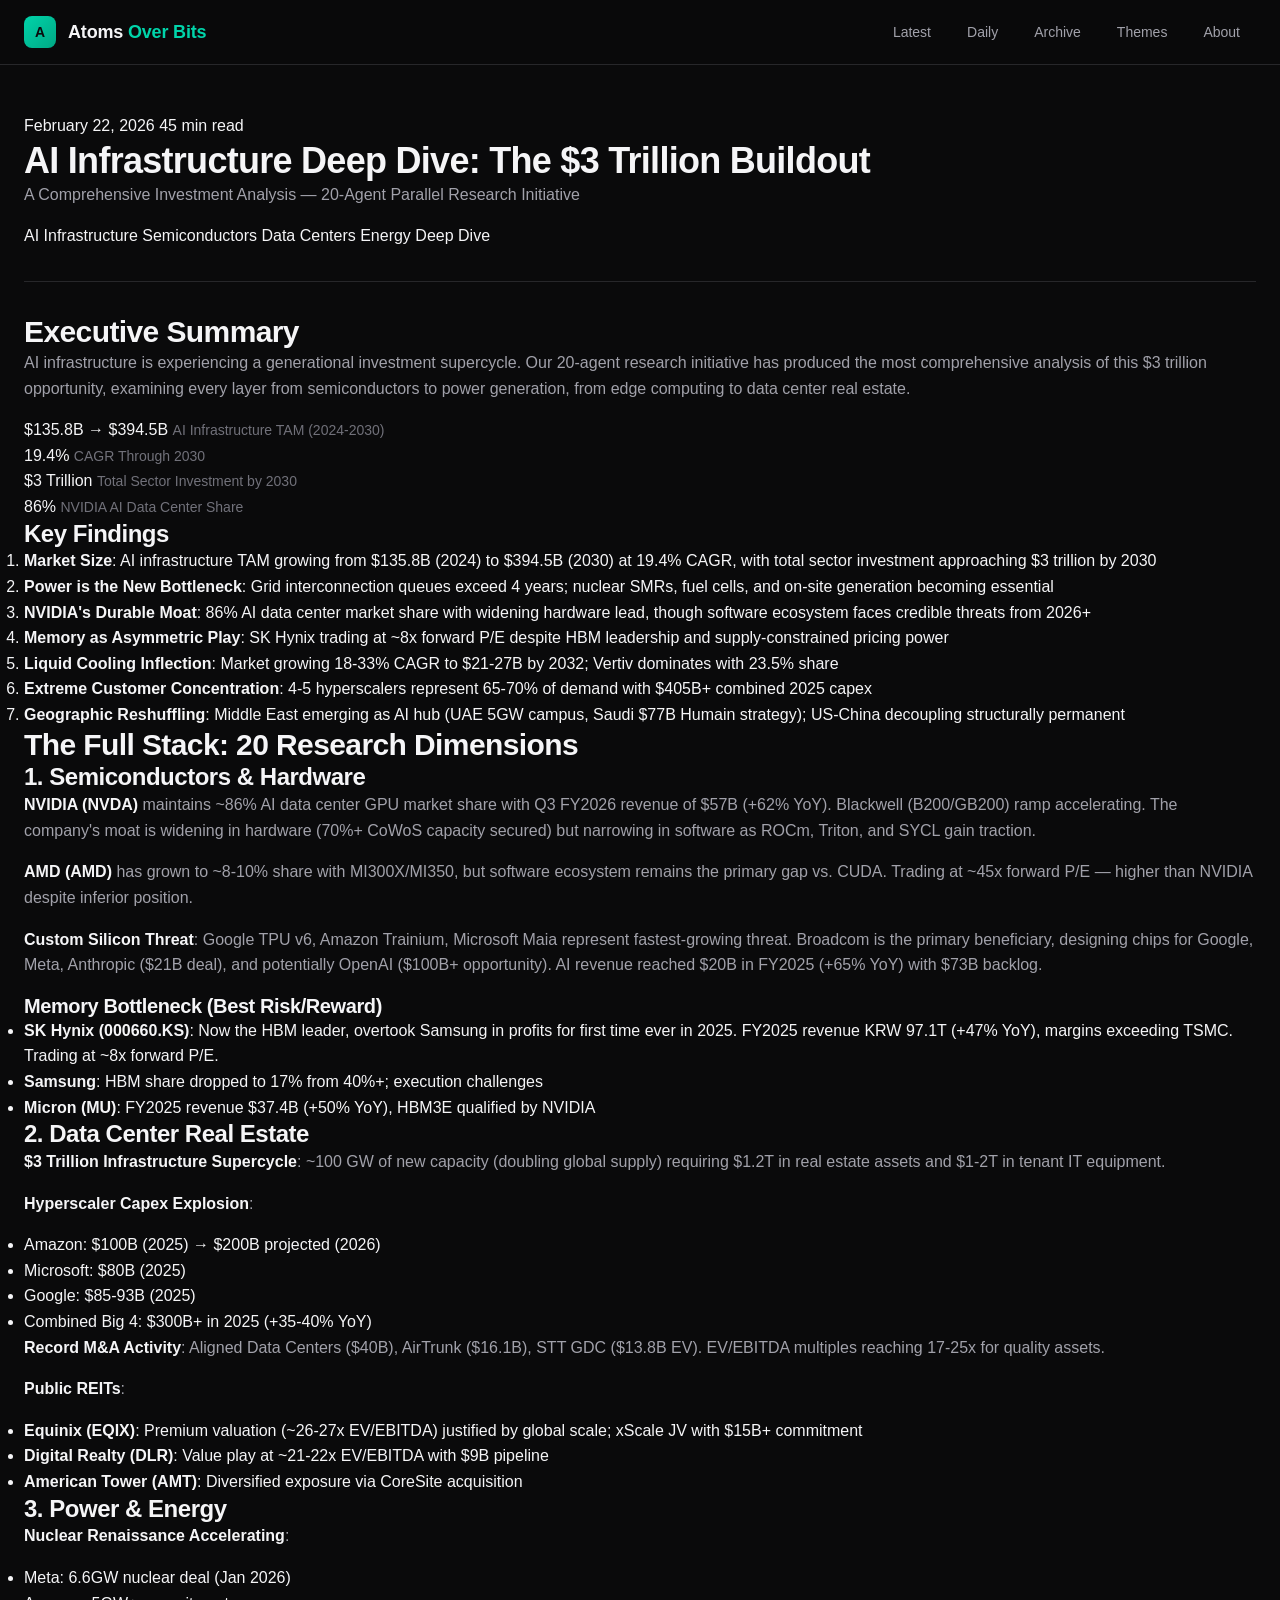
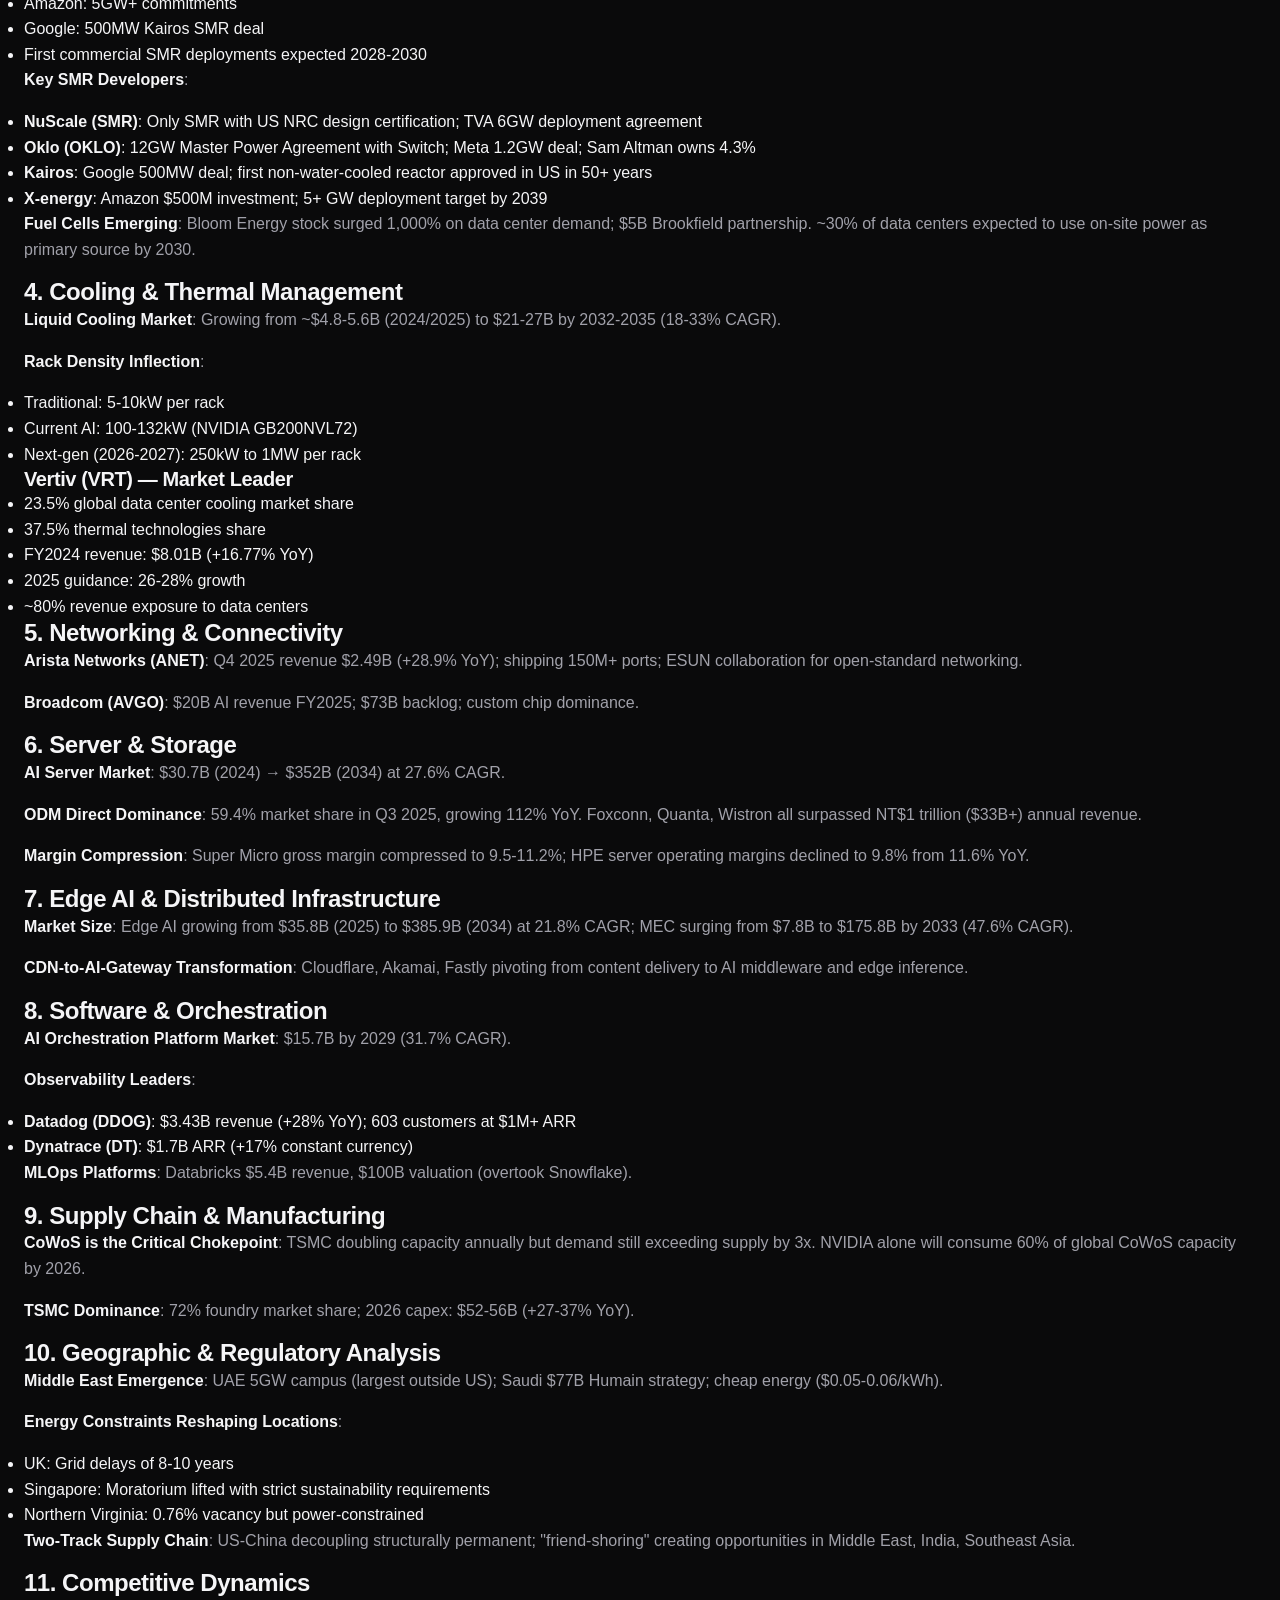
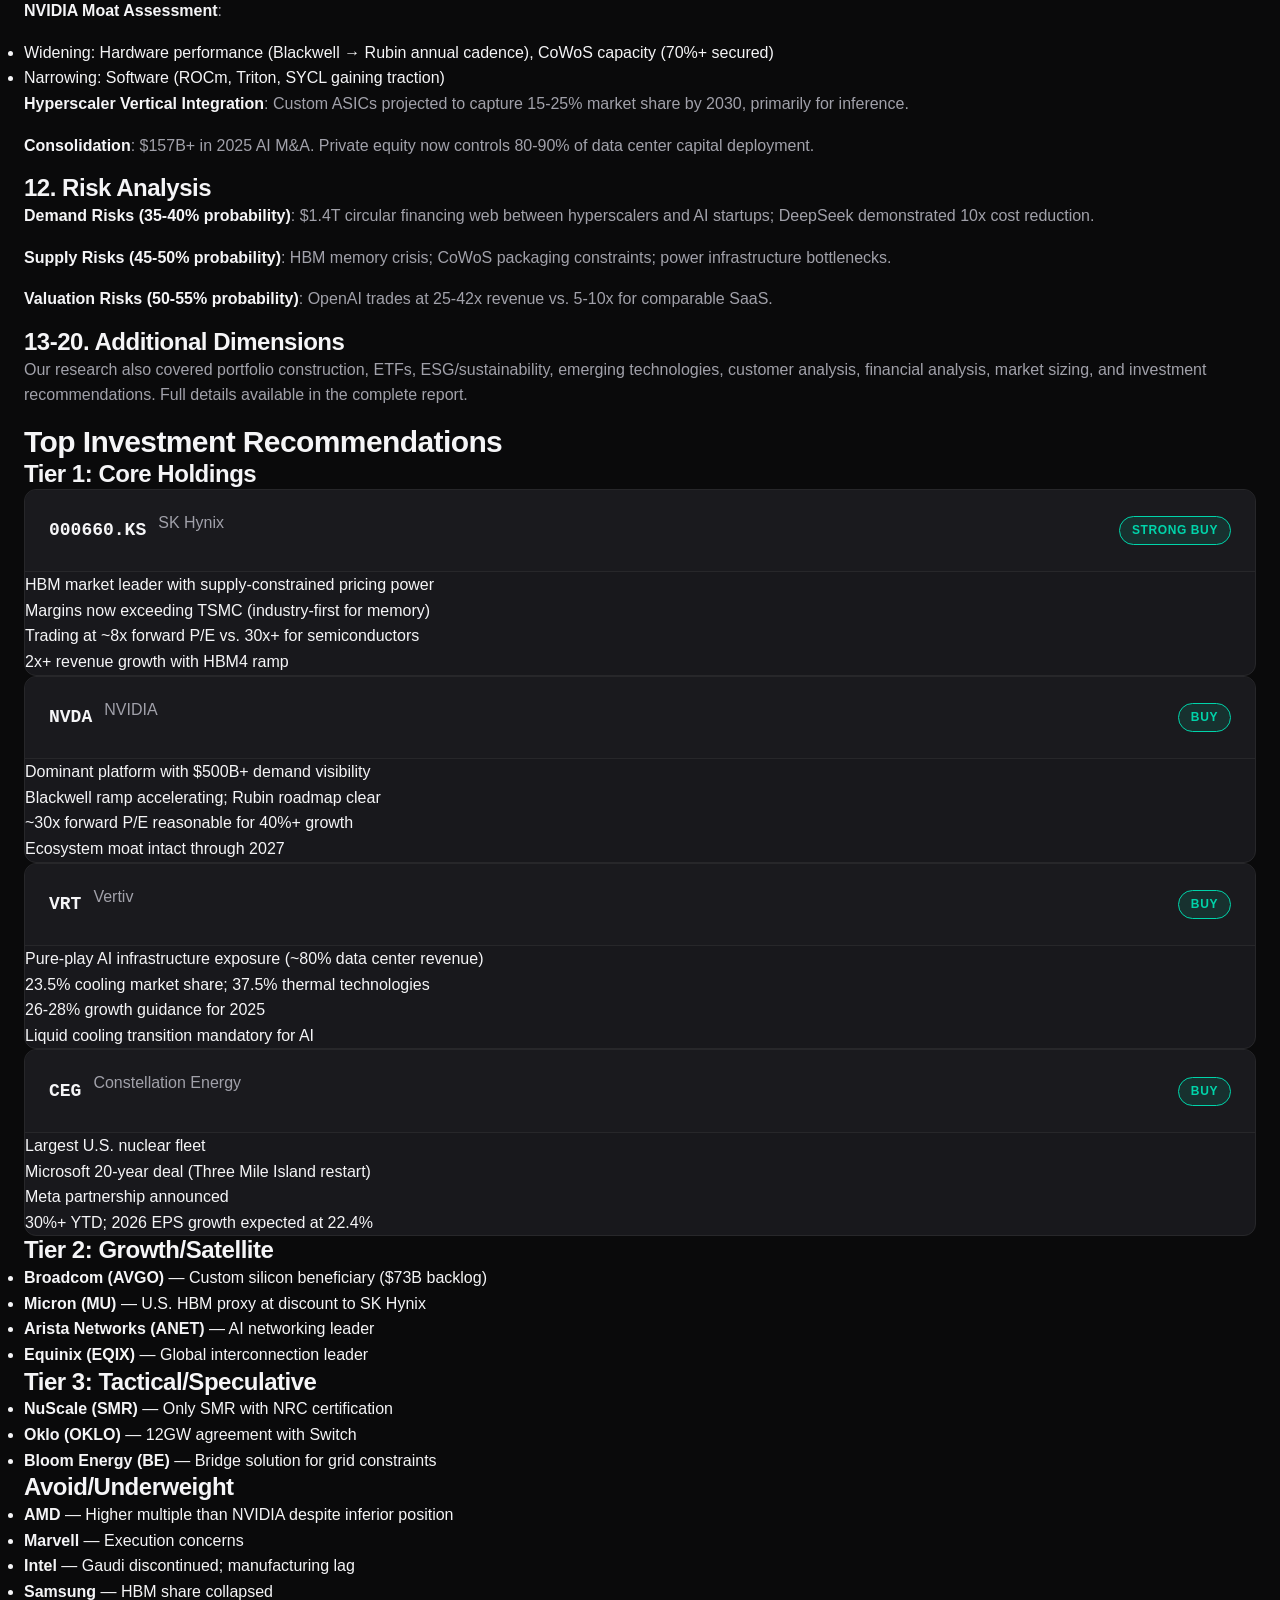
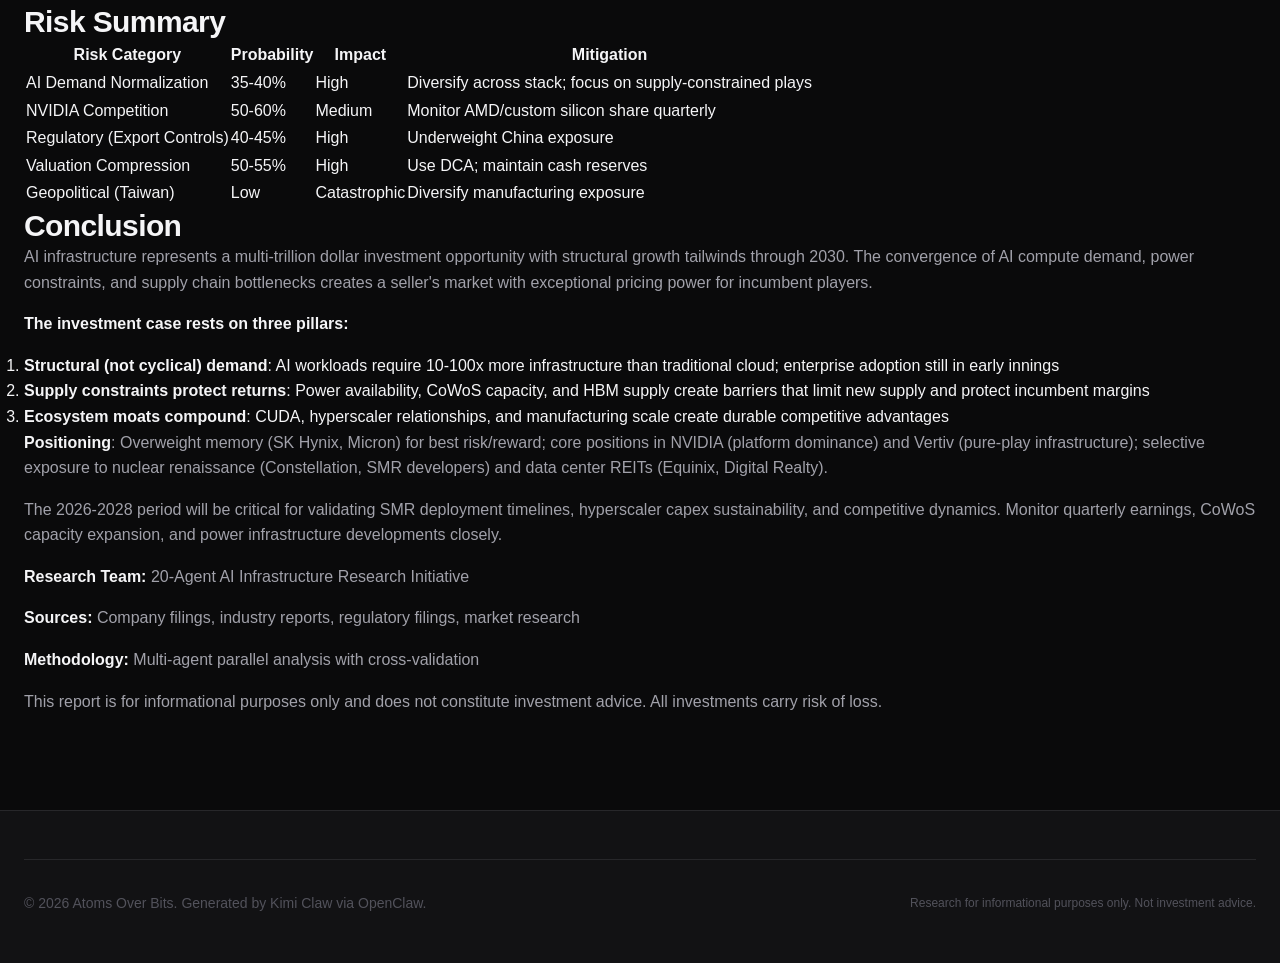
<file: issues/2026-02-22-ai-infrastructure-deep-dive.html>
<!DOCTYPE html>
<html lang="en">
<head>
    <meta charset="UTF-8">
    <meta name="viewport" content="width=device-width, initial-scale=1.0">
    <title>AI Infrastructure Deep Dive: The $3 Trillion Buildout — Atoms Over Bits</title>
    <meta name="description" content="Comprehensive 20-agent research analysis of the AI infrastructure investment opportunity. Semiconductors, data centers, power, cooling, and the $3 trillion buildout.">
    
    <link rel="stylesheet" href="../css/style.css">
</head>
<body>
    <div class="reading-progress"></div>
    
    <header class="site-header">
        <div class="container">
            <div class="header-inner">
                <a href="../index.html" class="logo">
                    <div class="logo-mark">A</div>
                    <span class="logo-text">Atoms <span>Over Bits</span></span>
                </a>
                <nav class="main-nav">
                    <a href="../index.html" class="nav-link">Latest</a>
                    <a href="../daily.html" class="nav-link">Daily</a>
                    <a href="../archive.html" class="nav-link">Archive</a>
                    <a href="../themes.html" class="nav-link">Themes</a>
                    <a href="../about.html" class="nav-link">About</a>
                </nav>
            </div>
        </div>
    </header>

    <main>
        <article class="issue-content">
            <div class="container">
                <header class="issue-header">
                    <div class="issue-meta">
                        <span class="issue-date">February 22, 2026</span>
                        <span class="issue-reading-time">45 min read</span>
                    </div>
                    <h1 class="issue-title">AI Infrastructure Deep Dive: The $3 Trillion Buildout</h1>
                    <p class="issue-subtitle">A Comprehensive Investment Analysis — 20-Agent Parallel Research Initiative</p>
                    
                    <div class="issue-tags">
                        <span class="issue-tag">AI Infrastructure</span>
                        <span class="issue-tag">Semiconductors</span>
                        <span class="issue-tag">Data Centers</span>
                        <span class="issue-tag">Energy</span>
                        <span class="issue-tag">Deep Dive</span>
                    </div>
                </header>

                <div class="issue-body">
                    <section class="executive-summary">
                        <h2>Executive Summary</h2>
                        <p>AI infrastructure is experiencing a generational investment supercycle. Our 20-agent research initiative has produced the most comprehensive analysis of this $3 trillion opportunity, examining every layer from semiconductors to power generation, from edge computing to data center real estate.</p>
                        
                        <div class="key-stats">
                            <div class="stat-item">
                                <span class="stat-number">$135.8B → $394.5B</span>
                                <span class="stat-label">AI Infrastructure TAM (2024-2030)</span>
                            </div>
                            <div class="stat-item">
                                <span class="stat-number">19.4%</span>
                                <span class="stat-label">CAGR Through 2030</span>
                            </div>
                            <div class="stat-item">
                                <span class="stat-number">$3 Trillion</span>
                                <span class="stat-label">Total Sector Investment by 2030</span>
                            </div>
                            <div class="stat-item">
                                <span class="stat-number">86%</span>
                                <span class="stat-label">NVIDIA AI Data Center Share</span>
                            </div>
                        </div>

                        <h3>Key Findings</h3>
                        <ol>
                            <li><strong>Market Size</strong>: AI infrastructure TAM growing from $135.8B (2024) to $394.5B (2030) at 19.4% CAGR, with total sector investment approaching $3 trillion by 2030</li>
                            <li><strong>Power is the New Bottleneck</strong>: Grid interconnection queues exceed 4 years; nuclear SMRs, fuel cells, and on-site generation becoming essential</li>
                            <li><strong>NVIDIA's Durable Moat</strong>: 86% AI data center market share with widening hardware lead, though software ecosystem faces credible threats from 2026+</li>
                            <li><strong>Memory as Asymmetric Play</strong>: SK Hynix trading at ~8x forward P/E despite HBM leadership and supply-constrained pricing power</li>
                            <li><strong>Liquid Cooling Inflection</strong>: Market growing 18-33% CAGR to $21-27B by 2032; Vertiv dominates with 23.5% share</li>
                            <li><strong>Extreme Customer Concentration</strong>: 4-5 hyperscalers represent 65-70% of demand with $405B+ combined 2025 capex</li>
                            <li><strong>Geographic Reshuffling</strong>: Middle East emerging as AI hub (UAE 5GW campus, Saudi $77B Humain strategy); US-China decoupling structurally permanent</li>
                        </ol>
                    </section>

                    <section>
                        <h2>The Full Stack: 20 Research Dimensions</h2>
                        
                        <h3>1. Semiconductors & Hardware</h3>
                        <p><strong>NVIDIA (NVDA)</strong> maintains ~86% AI data center GPU market share with Q3 FY2026 revenue of $57B (+62% YoY). Blackwell (B200/GB200) ramp accelerating. The company's moat is widening in hardware (70%+ CoWoS capacity secured) but narrowing in software as ROCm, Triton, and SYCL gain traction.</p>
                        
                        <p><strong>AMD (AMD)</strong> has grown to ~8-10% share with MI300X/MI350, but software ecosystem remains the primary gap vs. CUDA. Trading at ~45x forward P/E — higher than NVIDIA despite inferior position.</p>
                        
                        <p><strong>Custom Silicon Threat</strong>: Google TPU v6, Amazon Trainium, Microsoft Maia represent fastest-growing threat. Broadcom is the primary beneficiary, designing chips for Google, Meta, Anthropic ($21B deal), and potentially OpenAI ($100B+ opportunity). AI revenue reached $20B in FY2025 (+65% YoY) with $73B backlog.</p>

                        <div class="company-highlight">
                            <h4>Memory Bottleneck (Best Risk/Reward)</h4>
                            <ul>
                                <li><strong>SK Hynix (000660.KS)</strong>: Now the HBM leader, overtook Samsung in profits for first time ever in 2025. FY2025 revenue KRW 97.1T (+47% YoY), margins exceeding TSMC. Trading at ~8x forward P/E.</li>
                                <li><strong>Samsung</strong>: HBM share dropped to 17% from 40%+; execution challenges</li>
                                <li><strong>Micron (MU)</strong>: FY2025 revenue $37.4B (+50% YoY), HBM3E qualified by NVIDIA</li>
                            </ul>
                        </div>

                        <h3>2. Data Center Real Estate</h3>
                        <p><strong>$3 Trillion Infrastructure Supercycle</strong>: ~100 GW of new capacity (doubling global supply) requiring $1.2T in real estate assets and $1-2T in tenant IT equipment.</p>

                        <p><strong>Hyperscaler Capex Explosion</strong>:</p>
                        <ul>
                            <li>Amazon: $100B (2025) → $200B projected (2026)</li>
                            <li>Microsoft: $80B (2025)</li>
                            <li>Google: $85-93B (2025)</li>
                            <li>Combined Big 4: $300B+ in 2025 (+35-40% YoY)</li>
                        </ul>

                        <p><strong>Record M&A Activity</strong>: Aligned Data Centers ($40B), AirTrunk ($16.1B), STT GDC ($13.8B EV). EV/EBITDA multiples reaching 17-25x for quality assets.</p>

                        <p><strong>Public REITs</strong>:</p>
                        <ul>
                            <li><strong>Equinix (EQIX)</strong>: Premium valuation (~26-27x EV/EBITDA) justified by global scale; xScale JV with $15B+ commitment</li>
                            <li><strong>Digital Realty (DLR)</strong>: Value play at ~21-22x EV/EBITDA with $9B pipeline</li>
                            <li><strong>American Tower (AMT)</strong>: Diversified exposure via CoreSite acquisition</li>
                        </ul>

                        <h3>3. Power & Energy</h3>
                        <p><strong>Nuclear Renaissance Accelerating</strong>:</p>
                        <ul>
                            <li>Meta: 6.6GW nuclear deal (Jan 2026)</li>
                            <li>Amazon: 5GW+ commitments</li>
                            <li>Google: 500MW Kairos SMR deal</li>
                            <li>First commercial SMR deployments expected 2028-2030</li>
                        </ul>

                        <p><strong>Key SMR Developers</strong>:</p>
                        <ul>
                            <li><strong>NuScale (SMR)</strong>: Only SMR with US NRC design certification; TVA 6GW deployment agreement</li>
                            <li><strong>Oklo (OKLO)</strong>: 12GW Master Power Agreement with Switch; Meta 1.2GW deal; Sam Altman owns 4.3%</li>
                            <li><strong>Kairos</strong>: Google 500MW deal; first non-water-cooled reactor approved in US in 50+ years</li>
                            <li><strong>X-energy</strong>: Amazon $500M investment; 5+ GW deployment target by 2039</li>
                        </ul>

                        <p><strong>Fuel Cells Emerging</strong>: Bloom Energy stock surged 1,000% on data center demand; $5B Brookfield partnership. ~30% of data centers expected to use on-site power as primary source by 2030.</p>

                        <h3>4. Cooling & Thermal Management</h3>
                        <p><strong>Liquid Cooling Market</strong>: Growing from ~$4.8-5.6B (2024/2025) to $21-27B by 2032-2035 (18-33% CAGR).</p>

                        <p><strong>Rack Density Inflection</strong>:</p>
                        <ul>
                            <li>Traditional: 5-10kW per rack</li>
                            <li>Current AI: 100-132kW (NVIDIA GB200NVL72)</li>
                            <li>Next-gen (2026-2027): 250kW to 1MW per rack</li>
                        </ul>

                        <div class="company-highlight">
                            <h4>Vertiv (VRT) — Market Leader</h4>
                            <ul>
                                <li>23.5% global data center cooling market share</li>
                                <li>37.5% thermal technologies share</li>
                                <li>FY2024 revenue: $8.01B (+16.77% YoY)</li>
                                <li>2025 guidance: 26-28% growth</li>
                                <li>~80% revenue exposure to data centers</li>
                            </ul>
                        </div>

                        <h3>5. Networking & Connectivity</h3>
                        <p><strong>Arista Networks (ANET)</strong>: Q4 2025 revenue $2.49B (+28.9% YoY); shipping 150M+ ports; ESUN collaboration for open-standard networking.</p>

                        <p><strong>Broadcom (AVGO)</strong>: $20B AI revenue FY2025; $73B backlog; custom chip dominance.</p>

                        <h3>6. Server & Storage</h3>
                        <p><strong>AI Server Market</strong>: $30.7B (2024) → $352B (2034) at 27.6% CAGR.</p>

                        <p><strong>ODM Direct Dominance</strong>: 59.4% market share in Q3 2025, growing 112% YoY. Foxconn, Quanta, Wistron all surpassed NT$1 trillion ($33B+) annual revenue.</p>

                        <p><strong>Margin Compression</strong>: Super Micro gross margin compressed to 9.5-11.2%; HPE server operating margins declined to 9.8% from 11.6% YoY.</p>

                        <h3>7. Edge AI & Distributed Infrastructure</h3>
                        <p><strong>Market Size</strong>: Edge AI growing from $35.8B (2025) to $385.9B (2034) at 21.8% CAGR; MEC surging from $7.8B to $175.8B by 2033 (47.6% CAGR).</p>

                        <p><strong>CDN-to-AI-Gateway Transformation</strong>: Cloudflare, Akamai, Fastly pivoting from content delivery to AI middleware and edge inference.</p>

                        <h3>8. Software & Orchestration</h3>
                        <p><strong>AI Orchestration Platform Market</strong>: $15.7B by 2029 (31.7% CAGR).</p>

                        <p><strong>Observability Leaders</strong>:</p>
                        <ul>
                            <li><strong>Datadog (DDOG)</strong>: $3.43B revenue (+28% YoY); 603 customers at $1M+ ARR</li>
                            <li><strong>Dynatrace (DT)</strong>: $1.7B ARR (+17% constant currency)</li>
                        </ul>

                        <p><strong>MLOps Platforms</strong>: Databricks $5.4B revenue, $100B valuation (overtook Snowflake).</p>

                        <h3>9. Supply Chain & Manufacturing</h3>
                        <p><strong>CoWoS is the Critical Chokepoint</strong>: TSMC doubling capacity annually but demand still exceeding supply by 3x. NVIDIA alone will consume 60% of global CoWoS capacity by 2026.</p>

                        <p><strong>TSMC Dominance</strong>: 72% foundry market share; 2026 capex: $52-56B (+27-37% YoY).</p>

                        <h3>10. Geographic & Regulatory Analysis</h3>
                        <p><strong>Middle East Emergence</strong>: UAE 5GW campus (largest outside US); Saudi $77B Humain strategy; cheap energy ($0.05-0.06/kWh).</p>

                        <p><strong>Energy Constraints Reshaping Locations</strong>:</p>
                        <ul>
                            <li>UK: Grid delays of 8-10 years</li>
                            <li>Singapore: Moratorium lifted with strict sustainability requirements</li>
                            <li>Northern Virginia: 0.76% vacancy but power-constrained</li>
                        </ul>

                        <p><strong>Two-Track Supply Chain</strong>: US-China decoupling structurally permanent; "friend-shoring" creating opportunities in Middle East, India, Southeast Asia.</p>

                        <h3>11. Competitive Dynamics</h3>
                        <p><strong>NVIDIA Moat Assessment</strong>:</p>
                        <ul>
                            <li>Widening: Hardware performance (Blackwell → Rubin annual cadence), CoWoS capacity (70%+ secured)</li>
                            <li>Narrowing: Software (ROCm, Triton, SYCL gaining traction)</li>
                        </ul>

                        <p><strong>Hyperscaler Vertical Integration</strong>: Custom ASICs projected to capture 15-25% market share by 2030, primarily for inference.</p>

                        <p><strong>Consolidation</strong>: $157B+ in 2025 AI M&A. Private equity now controls 80-90% of data center capital deployment.</p>

                        <h3>12. Risk Analysis</h3>
                        <p><strong>Demand Risks (35-40% probability)</strong>: $1.4T circular financing web between hyperscalers and AI startups; DeepSeek demonstrated 10x cost reduction.</p>

                        <p><strong>Supply Risks (45-50% probability)</strong>: HBM memory crisis; CoWoS packaging constraints; power infrastructure bottlenecks.</p>

                        <p><strong>Valuation Risks (50-55% probability)</strong>: OpenAI trades at 25-42x revenue vs. 5-10x for comparable SaaS.</p>

                        <h3>13-20. Additional Dimensions</h3>
                        <p>Our research also covered portfolio construction, ETFs, ESG/sustainability, emerging technologies, customer analysis, financial analysis, market sizing, and investment recommendations. Full details available in the complete report.</p>
                    </section>

                    <section class="investment-recommendations">
                        <h2>Top Investment Recommendations</h2>
                        
                        <div class="recommendation-tier">
                            <h3>Tier 1: Core Holdings</h3>
                            
                            <div class="company-card">
                                <div class="company-header">
                                    <div class="company-identity">
                                        <span class="company-ticker">000660.KS</span>
                                        <span class="company-name">SK Hynix</span>
                                    </div>
                                    <span class="company-rating rating-buy">Strong Buy</span>
                                </div>
                                <ul>
                                    <li>HBM market leader with supply-constrained pricing power</li>
                                    <li>Margins now exceeding TSMC (industry-first for memory)</li>
                                    <li>Trading at ~8x forward P/E vs. 30x+ for semiconductors</li>
                                    <li>2x+ revenue growth with HBM4 ramp</li>
                                </ul>
                            </div>

                            <div class="company-card">
                                <div class="company-header">
                                    <div class="company-identity">
                                        <span class="company-ticker">NVDA</span>
                                        <span class="company-name">NVIDIA</span>
                                    </div>
                                    <span class="company-rating rating-buy">Buy</span>
                                </div>
                                <ul>
                                    <li>Dominant platform with $500B+ demand visibility</li>
                                    <li>Blackwell ramp accelerating; Rubin roadmap clear</li>
                                    <li>~30x forward P/E reasonable for 40%+ growth</li>
                                    <li>Ecosystem moat intact through 2027</li>
                                </ul>
                            </div>

                            <div class="company-card">
                                <div class="company-header">
                                    <div class="company-identity">
                                        <span class="company-ticker">VRT</span>
                                        <span class="company-name">Vertiv</span>
                                    </div>
                                    <span class="company-rating rating-buy">Buy</span>
                                </div>
                                <ul>
                                    <li>Pure-play AI infrastructure exposure (~80% data center revenue)</li>
                                    <li>23.5% cooling market share; 37.5% thermal technologies</li>
                                    <li>26-28% growth guidance for 2025</li>
                                    <li>Liquid cooling transition mandatory for AI</li>
                                </ul>
                            </div>

                            <div class="company-card">
                                <div class="company-header">
                                    <div class="company-identity">
                                        <span class="company-ticker">CEG</span>
                                        <span class="company-name">Constellation Energy</span>
                                    </div>
                                    <span class="company-rating rating-buy">Buy</span>
                                </div>
                                <ul>
                                    <li>Largest U.S. nuclear fleet</li>
                                    <li>Microsoft 20-year deal (Three Mile Island restart)</li>
                                    <li>Meta partnership announced</li>
                                    <li>30%+ YTD; 2026 EPS growth expected at 22.4%</li>
                                </ul>
                            </div>
                        </div>

                        <div class="recommendation-tier">
                            <h3>Tier 2: Growth/Satellite</h3>
                            <ul>
                                <li><strong>Broadcom (AVGO)</strong> — Custom silicon beneficiary ($73B backlog)</li>
                                <li><strong>Micron (MU)</strong> — U.S. HBM proxy at discount to SK Hynix</li>
                                <li><strong>Arista Networks (ANET)</strong> — AI networking leader</li>
                                <li><strong>Equinix (EQIX)</strong> — Global interconnection leader</li>
                            </ul>
                        </div>

                        <div class="recommendation-tier">
                            <h3>Tier 3: Tactical/Speculative</h3>
                            <ul>
                                <li><strong>NuScale (SMR)</strong> — Only SMR with NRC certification</li>
                                <li><strong>Oklo (OKLO)</strong> — 12GW agreement with Switch</li>
                                <li><strong>Bloom Energy (BE)</strong> — Bridge solution for grid constraints</li>
                            </ul>
                        </div>

                        <div class="recommendation-tier">
                            <h3>Avoid/Underweight</h3>
                            <ul>
                                <li><strong>AMD</strong> — Higher multiple than NVIDIA despite inferior position</li>
                                <li><strong>Marvell</strong> — Execution concerns</li>
                                <li><strong>Intel</strong> — Gaudi discontinued; manufacturing lag</li>
                                <li><strong>Samsung</strong> — HBM share collapsed</li>
                            </ul>
                        </div>
                    </section>

                    <section class="risk-summary">
                        <h2>Risk Summary</h2>
                        <table class="risk-table">
                            <thead>
                                <tr>
                                    <th>Risk Category</th>
                                    <th>Probability</th>
                                    <th>Impact</th>
                                    <th>Mitigation</th>
                                </tr>
                            </thead>
                            <tbody>
                                <tr>
                                    <td>AI Demand Normalization</td>
                                    <td>35-40%</td>
                                    <td>High</td>
                                    <td>Diversify across stack; focus on supply-constrained plays</td>
                                </tr>
                                <tr>
                                    <td>NVIDIA Competition</td>
                                    <td>50-60%</td>
                                    <td>Medium</td>
                                    <td>Monitor AMD/custom silicon share quarterly</td>
                                </tr>
                                <tr>
                                    <td>Regulatory (Export Controls)</td>
                                    <td>40-45%</td>
                                    <td>High</td>
                                    <td>Underweight China exposure</td>
                                </tr>
                                <tr>
                                    <td>Valuation Compression</td>
                                    <td>50-55%</td>
                                    <td>High</td>
                                    <td>Use DCA; maintain cash reserves</td>
                                </tr>
                                <tr>
                                    <td>Geopolitical (Taiwan)</td>
                                    <td>Low</td>
                                    <td>Catastrophic</td>
                                    <td>Diversify manufacturing exposure</td>
                                </tr>
                            </tbody>
                        </table>
                    </section>

                    <section class="conclusion">
                        <h2>Conclusion</h2>
                        <p>AI infrastructure represents a multi-trillion dollar investment opportunity with structural growth tailwinds through 2030. The convergence of AI compute demand, power constraints, and supply chain bottlenecks creates a seller's market with exceptional pricing power for incumbent players.</p>
                        
                        <p><strong>The investment case rests on three pillars:</strong></p>
                        <ol>
                            <li><strong>Structural (not cyclical) demand</strong>: AI workloads require 10-100x more infrastructure than traditional cloud; enterprise adoption still in early innings</li>
                            <li><strong>Supply constraints protect returns</strong>: Power availability, CoWoS capacity, and HBM supply create barriers that limit new supply and protect incumbent margins</li>
                            <li><strong>Ecosystem moats compound</strong>: CUDA, hyperscaler relationships, and manufacturing scale create durable competitive advantages</li>
                        </ol>

                        <p><strong>Positioning</strong>: Overweight memory (SK Hynix, Micron) for best risk/reward; core positions in NVIDIA (platform dominance) and Vertiv (pure-play infrastructure); selective exposure to nuclear renaissance (Constellation, SMR developers) and data center REITs (Equinix, Digital Realty).</p>

                        <p>The 2026-2028 period will be critical for validating SMR deployment timelines, hyperscaler capex sustainability, and competitive dynamics. Monitor quarterly earnings, CoWoS capacity expansion, and power infrastructure developments closely.</p>
                    </section>

                    <footer class="issue-footer">
                        <p><strong>Research Team:</strong> 20-Agent AI Infrastructure Research Initiative</p>
                        <p><strong>Sources:</strong> Company filings, industry reports, regulatory filings, market research</p>
                        <p><strong>Methodology:</strong> Multi-agent parallel analysis with cross-validation</p>
                        <p class="disclaimer">This report is for informational purposes only and does not constitute investment advice. All investments carry risk of loss.</p>
                    </footer>
                </div>
            </div>
        </article>
    </main>

    <footer class="site-footer">
        <div class="container">
            <div class="footer-bottom">
                <p class="footer-copyright">© 2026 Atoms Over Bits. Generated by Kimi Claw via OpenClaw.</p>
                <p class="footer-disclaimer">Research for informational purposes only. Not investment advice.</p>
            </div>
        </div>
    </footer>

    <script src="../js/main.js"></script>
</body>
</html>
</file>
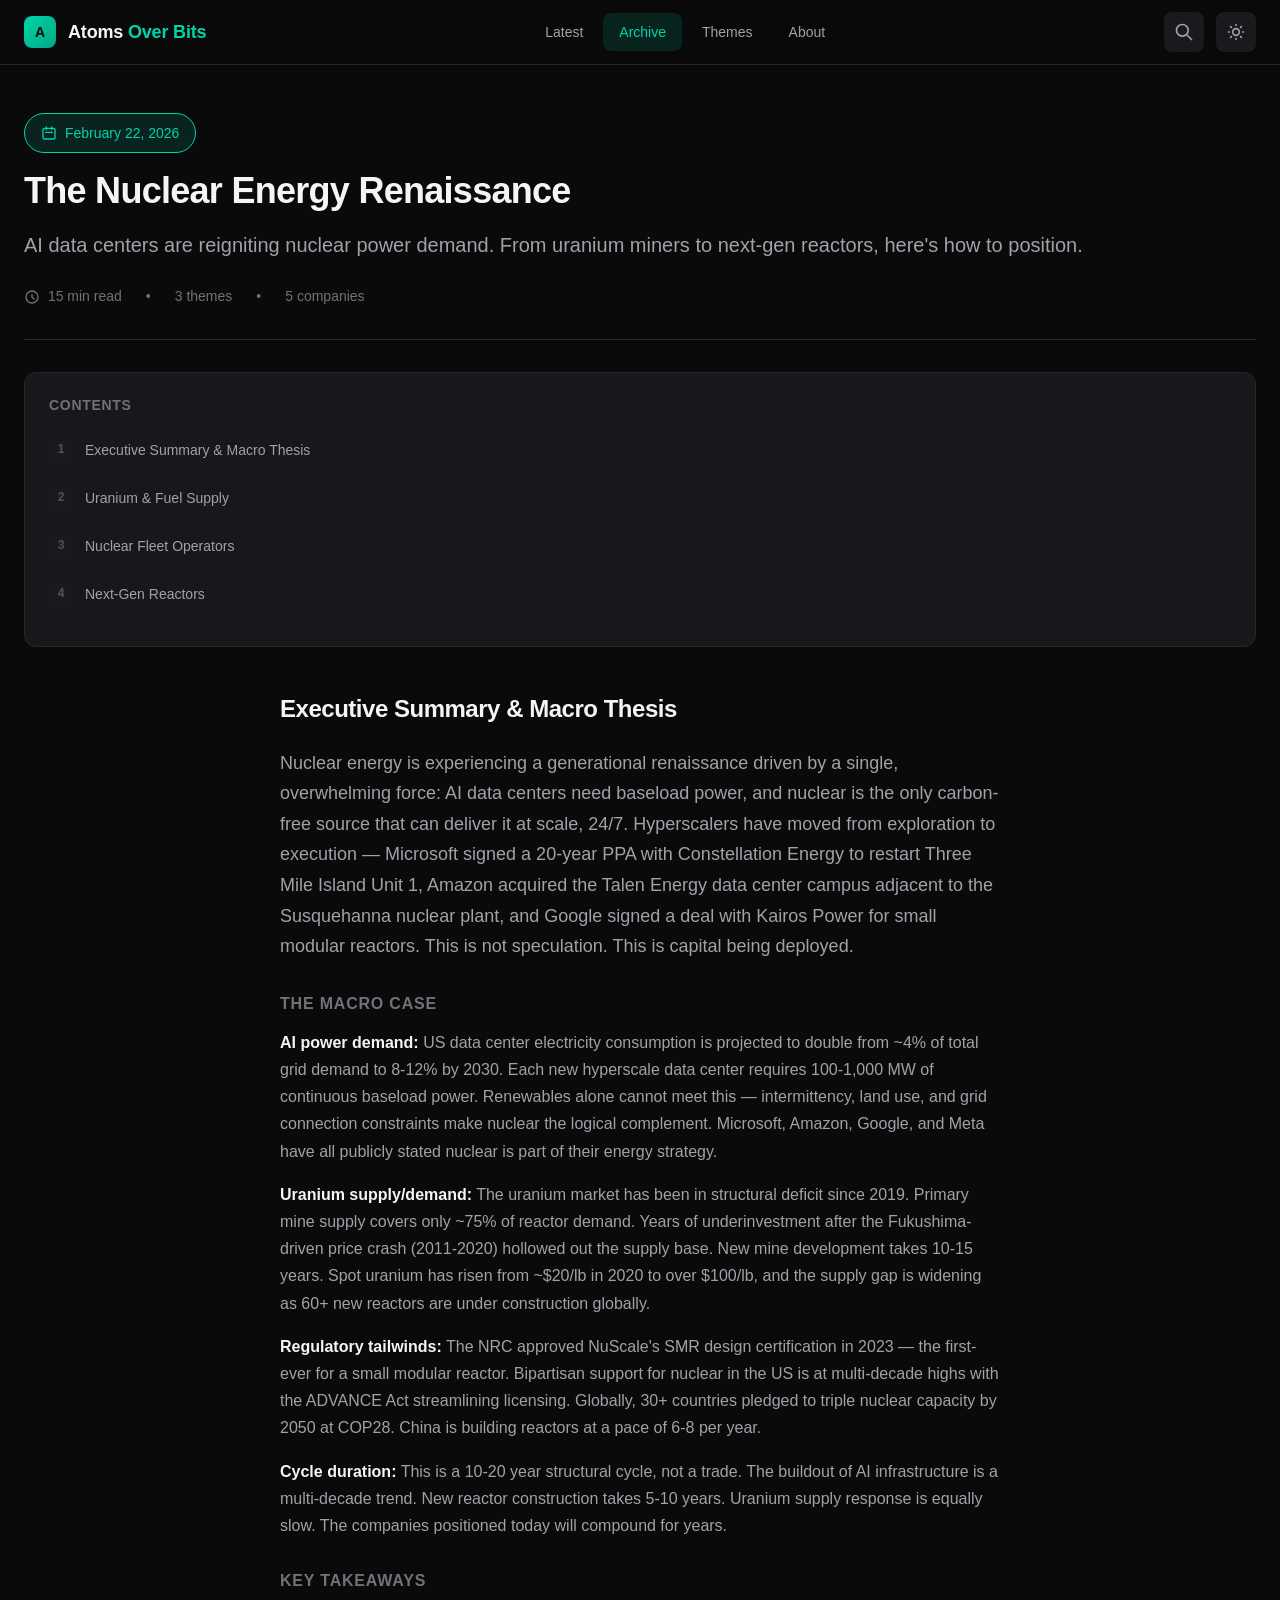
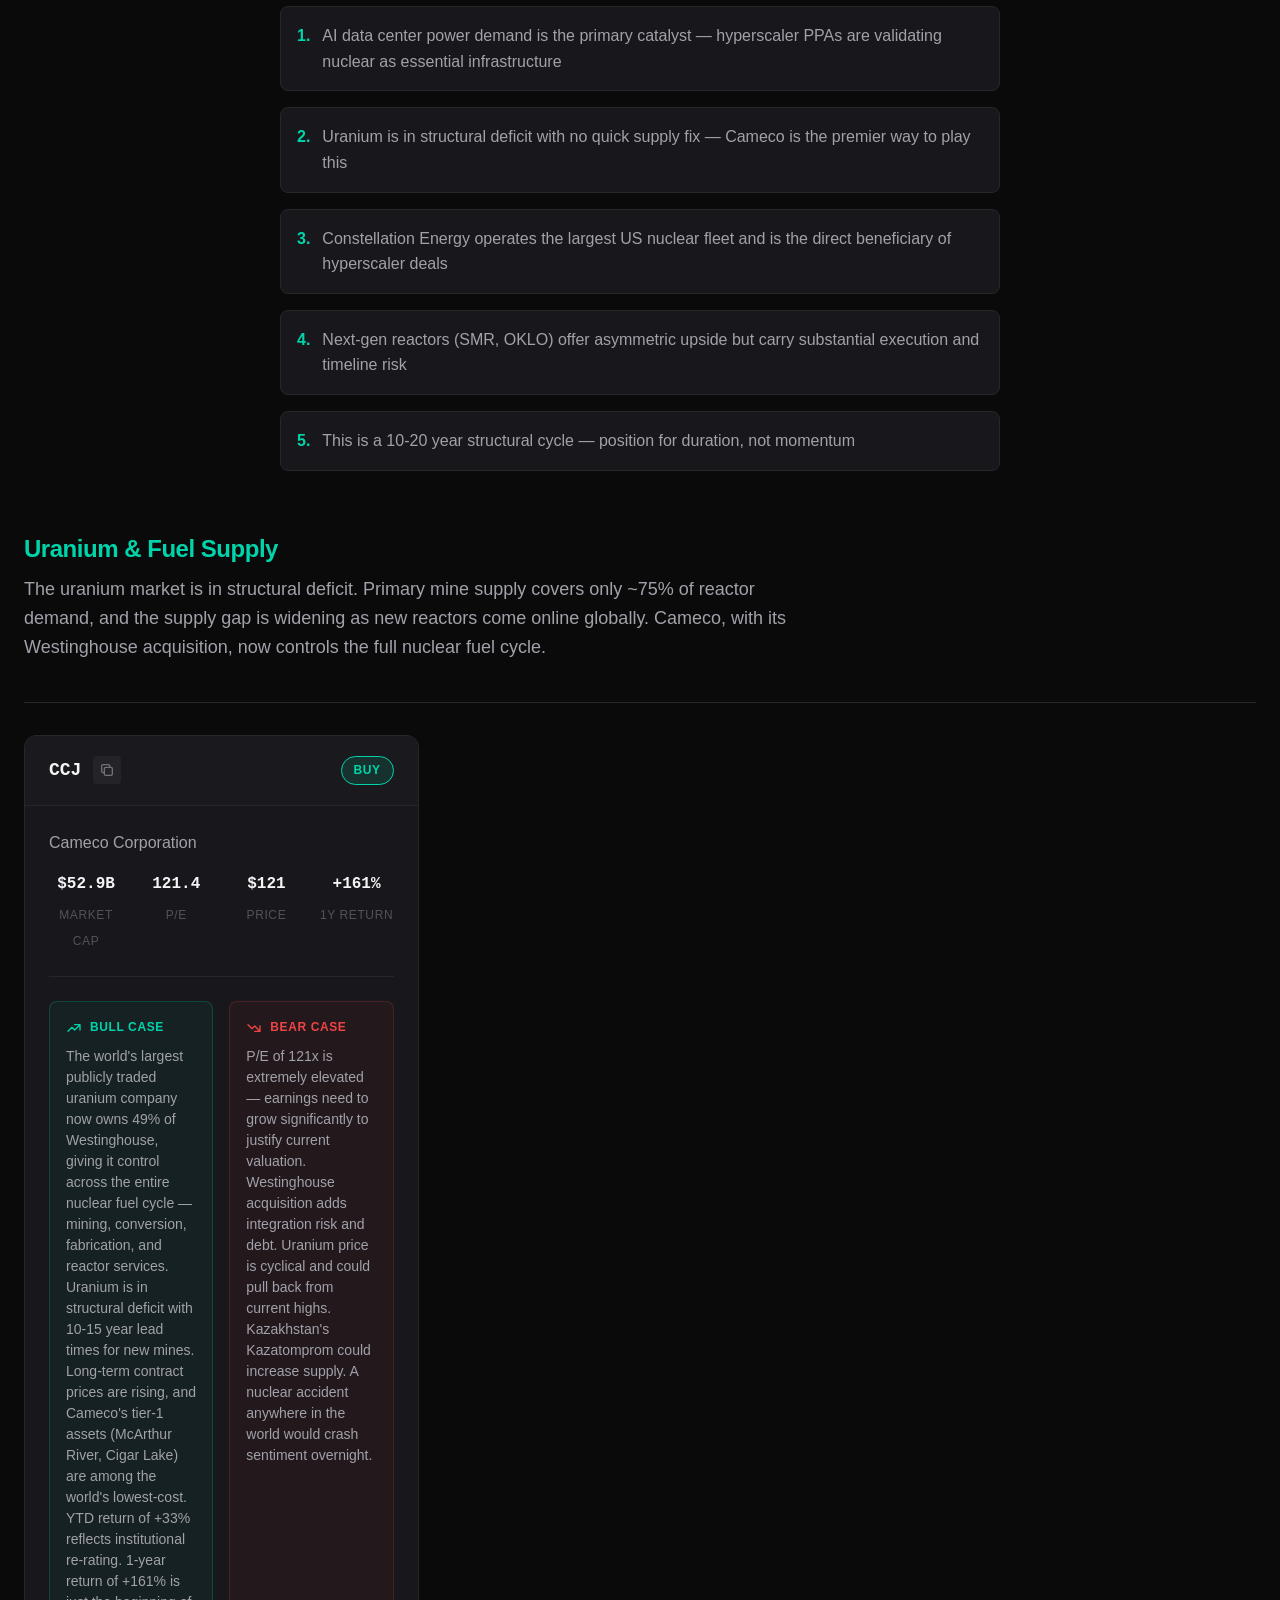
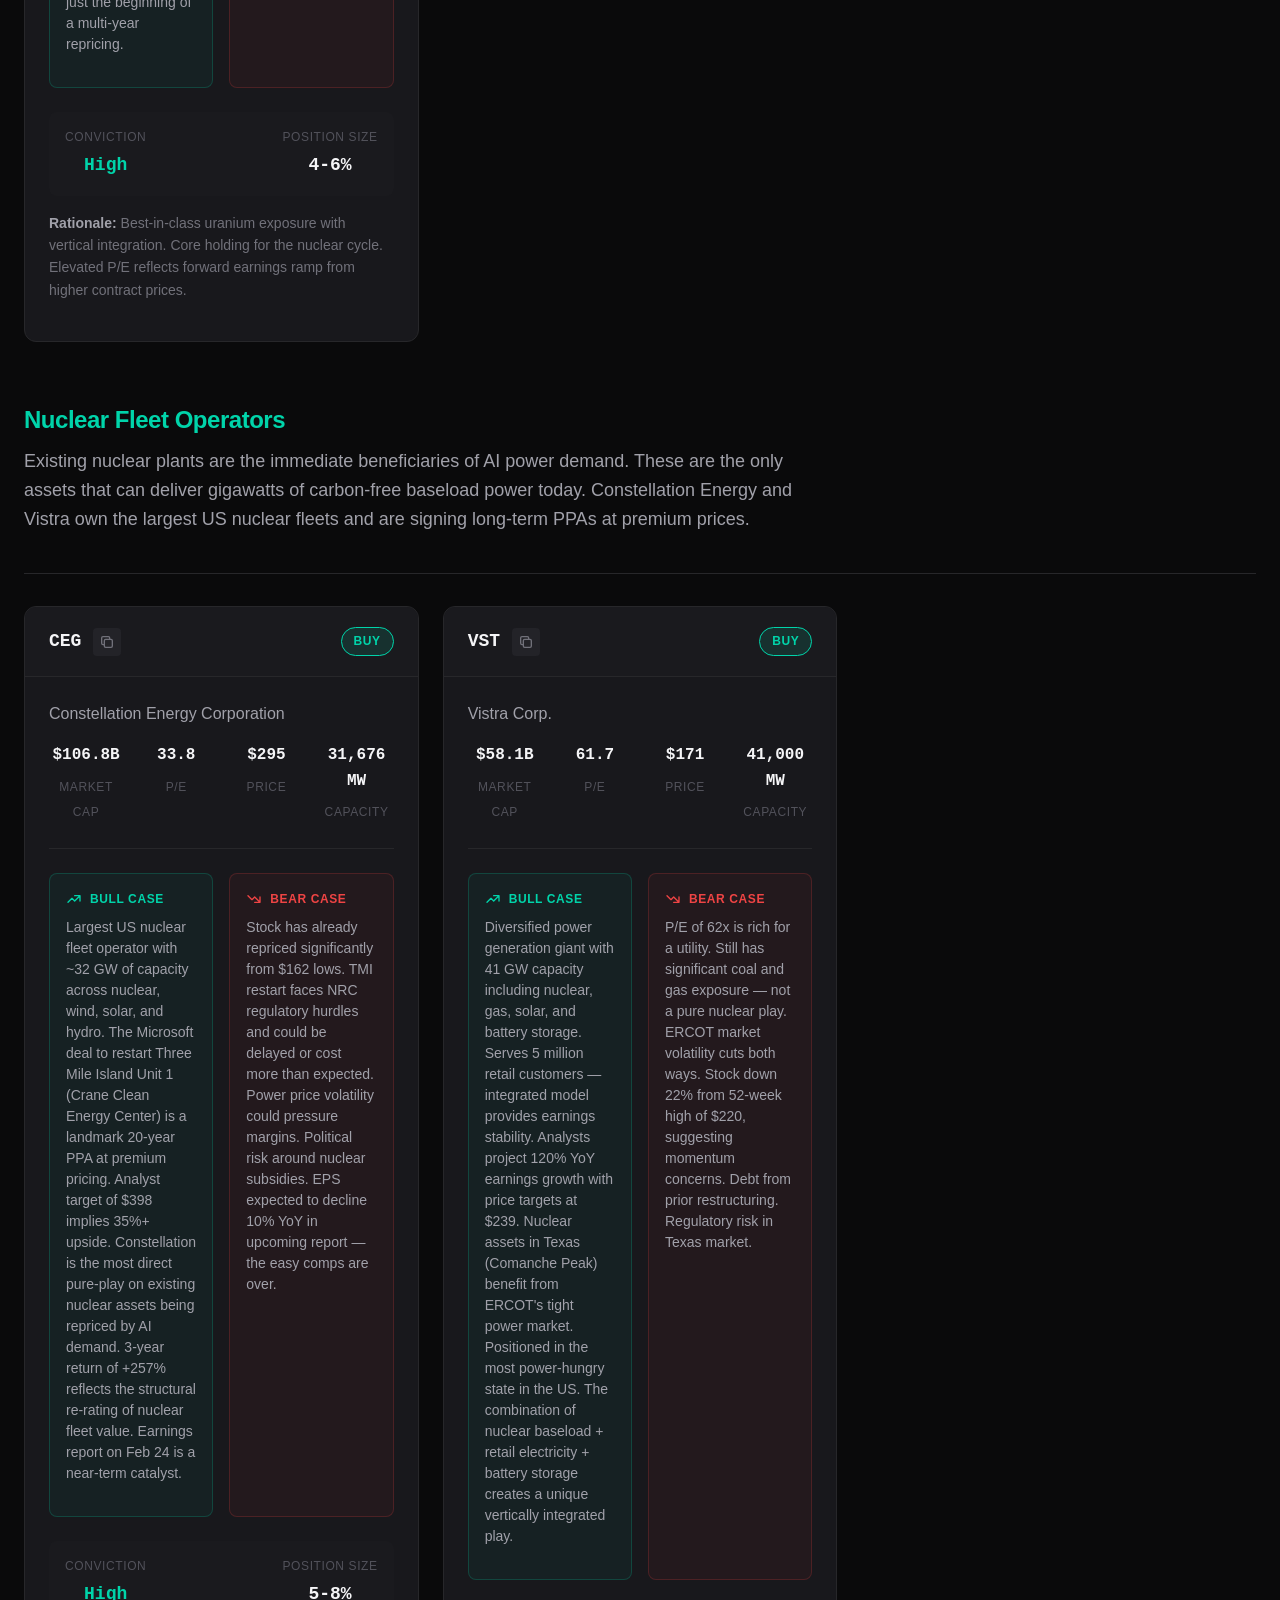
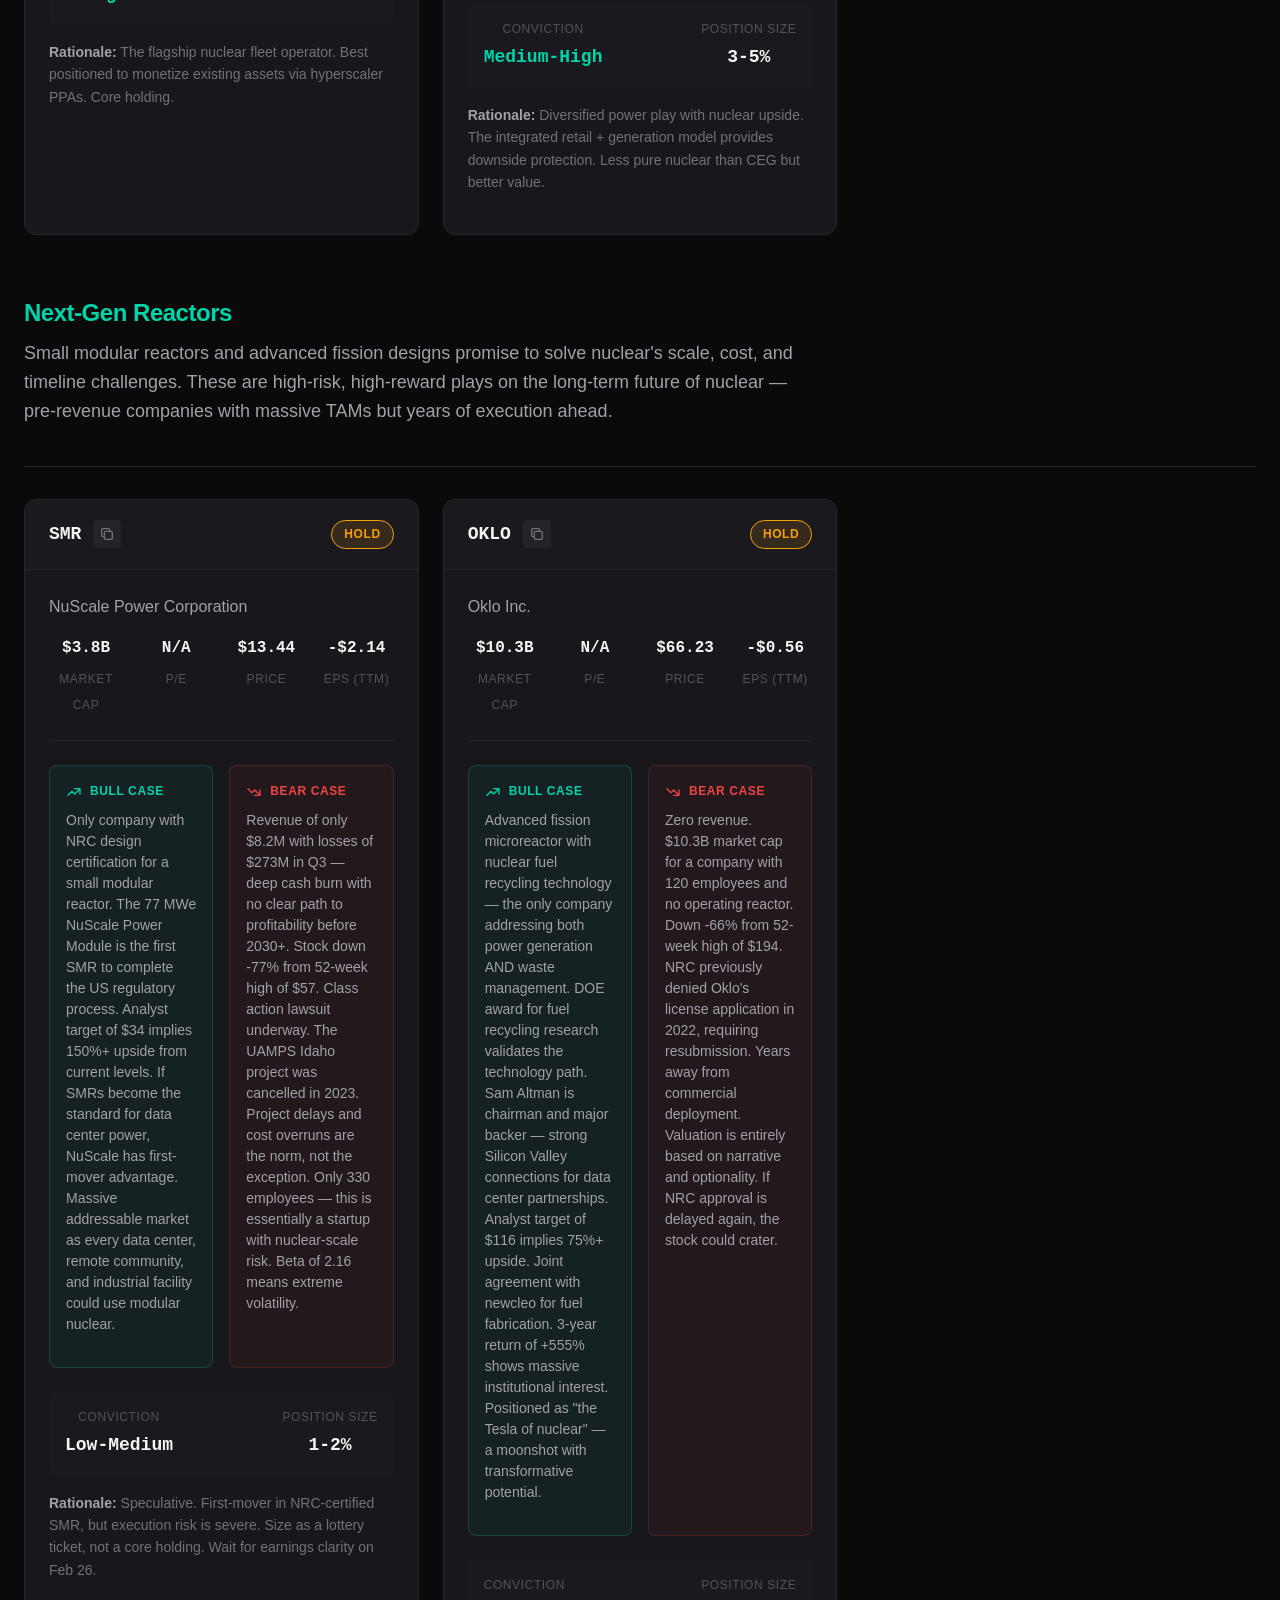
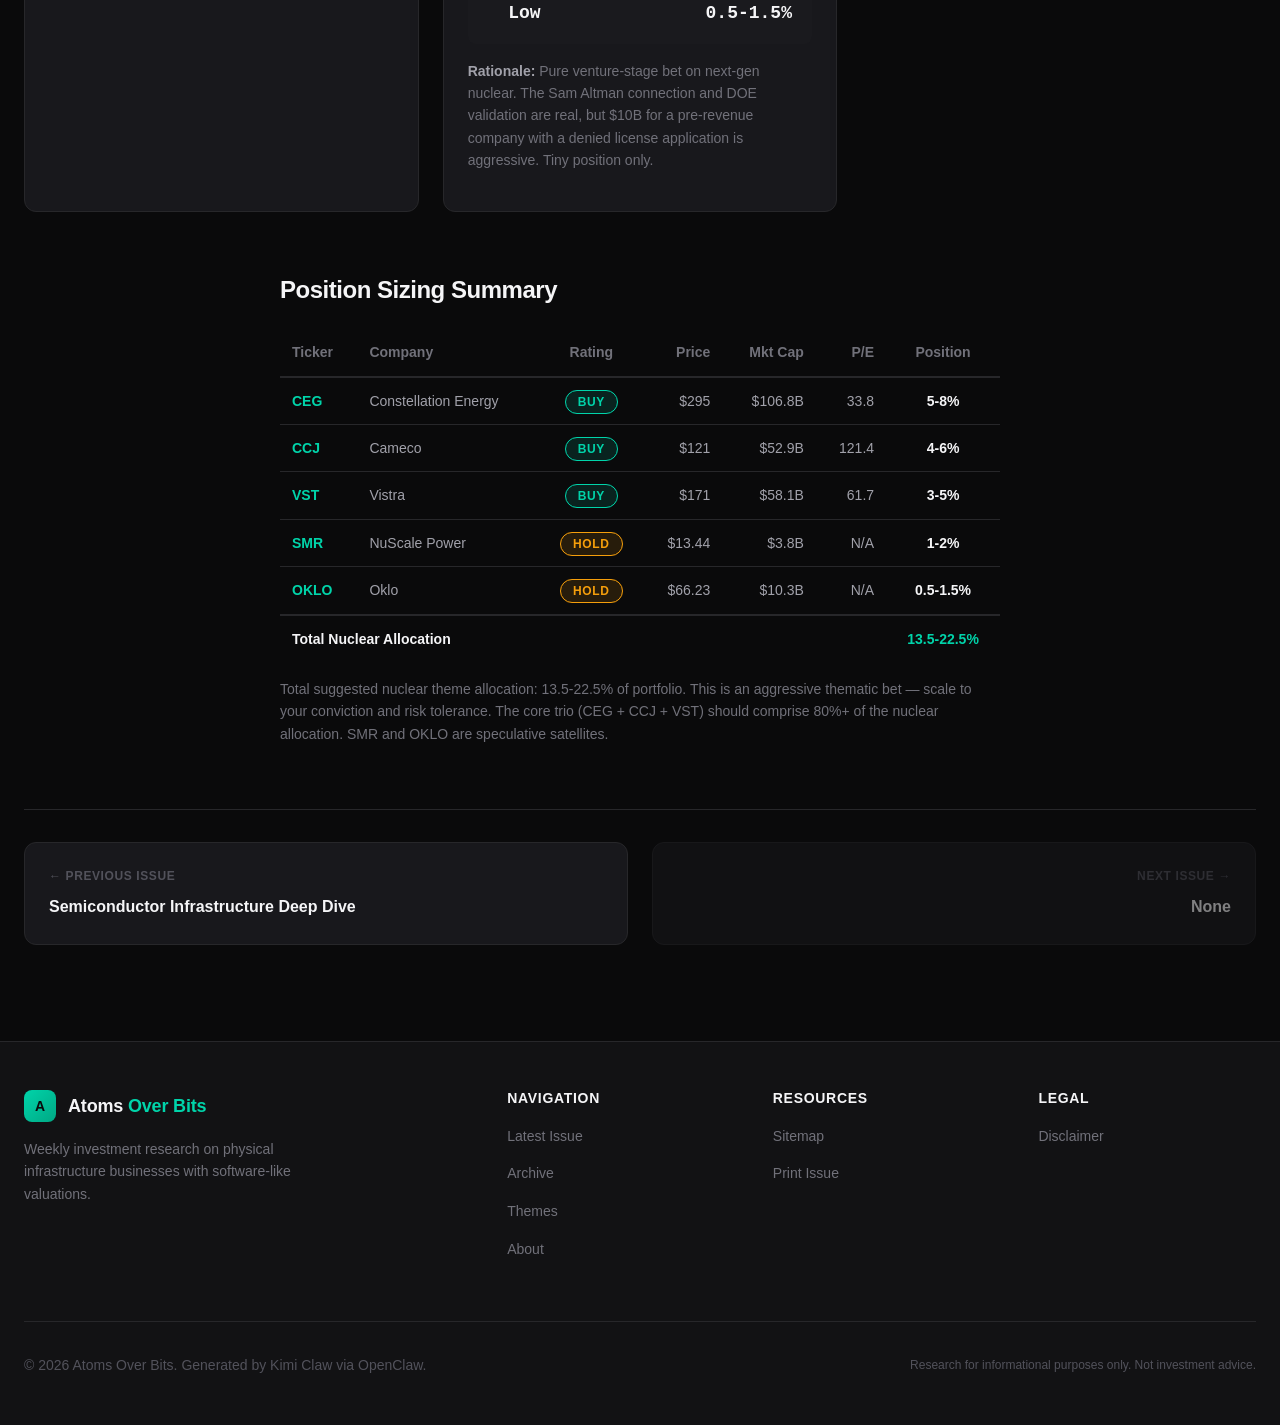
<file: issues/2026-02-22-nuclear-renaissance.html>
<!DOCTYPE html>
<html lang="en">
<head>
    <meta charset="UTF-8">
    <meta name="viewport" content="width=device-width, initial-scale=1.0">
    <title>The Nuclear Energy Renaissance — Atoms Over Bits</title>
    <meta name="description" content="AI data centers are reigniting nuclear power demand. Deep dive into uranium miners, nuclear fleet operators, and next-gen reactor companies.">
    
    <!-- Open Graph -->
    <meta property="og:title" content="The Nuclear Energy Renaissance — Atoms Over Bits">
    <meta property="og:description" content="AI data centers are reigniting nuclear power demand. Uranium miners, fleet operators, and next-gen reactors.">
    <meta property="og:type" content="article">
    <meta property="og:url" content="https://theloop705.github.io/claw-newsletter/issues/2026-02-22-nuclear-renaissance.html">
    <meta property="article:published_time" content="2026-02-22T09:00:00Z">
    
    <!-- Twitter Card -->
    <meta name="twitter:card" content="summary_large_image">
    <meta name="twitter:title" content="The Nuclear Energy Renaissance">
    <meta name="twitter:description" content="AI data centers are reigniting nuclear power demand. Uranium miners, fleet operators, and next-gen reactors.">
    
    <link rel="stylesheet" href="../css/style.css">
    <link rel="canonical" href="https://theloop705.github.io/claw-newsletter/issues/2026-02-22-nuclear-renaissance.html">
</head>
<body>
    <!-- Reading Progress Bar -->
    <div class="reading-progress"></div>
    
    <!-- Header -->
    <header class="site-header">
        <div class="container">
            <div class="header-inner">
                <a href="../index.html" class="logo">
                    <div class="logo-mark">A</div>
                    <span class="logo-text">Atoms <span>Over Bits</span></span>
                </a>
                
                <nav class="main-nav" aria-label="Main navigation">
                    <a href="../index.html" class="nav-link">Latest</a>
                    <a href="../archive.html" class="nav-link active">Archive</a>
                    <a href="../themes.html" class="nav-link">Themes</a>
                    <a href="../about.html" class="nav-link">About</a>
                </nav>
                
                <div class="header-actions">
                    <button class="search-toggle" aria-label="Search">
                        <svg xmlns="http://www.w3.org/2000/svg" width="20" height="20" fill="none" viewBox="0 0 24 24" stroke="currentColor">
                            <path stroke-linecap="round" stroke-linejoin="round" stroke-width="2" d="M21 21l-6-6m2-5a7 7 0 11-14 0 7 7 0 0114 0z" />
                        </svg>
                    </button>
                    <button class="theme-toggle" aria-label="Toggle theme">
                        <svg xmlns="http://www.w3.org/2000/svg" width="20" height="20" fill="none" viewBox="0 0 24 24" stroke="currentColor">
                            <path stroke-linecap="round" stroke-linejoin="round" stroke-width="2" d="M12 3v1m0 16v1m9-9h-1M4 12H3m15.364 6.364l-.707-.707M6.343 6.343l-.707-.707m12.728 0l-.707.707M6.343 17.657l-.707.707M16 12a4 4 0 11-8 0 4 4 0 018 0z" />
                        </svg>
                    </button>
                    <button class="menu-toggle" aria-label="Menu">
                        <span></span>
                        <span></span>
                        <span></span>
                    </button>
                </div>
            </div>
        </div>
    </header>
    
    <!-- Search Overlay -->
    <div class="search-overlay" aria-hidden="true">
        <div class="search-container">
            <div class="search-input-wrapper">
                <svg xmlns="http://www.w3.org/2000/svg" width="20" height="20" fill="none" viewBox="0 0 24 24" stroke="currentColor">
                    <path stroke-linecap="round" stroke-linejoin="round" stroke-width="2" d="M21 21l-6-6m2-5a7 7 0 11-14 0 7 7 0 0114 0z" />
                </svg>
                <input type="text" class="search-input" placeholder="Search issues, companies, themes..." aria-label="Search">
                <kbd class="search-shortcut">ESC</kbd>
            </div>
            <div class="search-results"></div>
        </div>
    </div>

    <main class="container">
        <!-- Issue Header -->
        <header class="issue-header">
            <div class="hero-badge" style="margin-bottom: var(--space-4);">
                <svg xmlns="http://www.w3.org/2000/svg" width="16" height="16" fill="none" viewBox="0 0 24 24" stroke="currentColor">
                    <path stroke-linecap="round" stroke-linejoin="round" stroke-width="2" d="M8 7V3m8 4V3m-9 8h10M5 21h14a2 2 0 002-2V7a2 2 0 00-2-2H5a2 2 0 00-2 2v12a2 2 0 002 2z" />
                </svg>
                February 22, 2026
            </div>
            <h1 class="issue-header-title">The Nuclear Energy Renaissance</h1>
            <p style="font-size: var(--text-xl); color: var(--text-secondary); margin-bottom: var(--space-6);">AI data centers are reigniting nuclear power demand. From uranium miners to next-gen reactors, here's how to position.</p>
            <div class="issue-header-meta">
                <span>
                    <svg xmlns="http://www.w3.org/2000/svg" width="16" height="16" fill="none" viewBox="0 0 24 24" stroke="currentColor" style="vertical-align: middle; margin-right: var(--space-1);">
                        <path stroke-linecap="round" stroke-linejoin="round" stroke-width="2" d="M12 8v4l3 3m6-3a9 9 0 11-18 0 9 9 0 0118 0z" />
                    </svg>
                    15 min read
                </span>
                <span>•</span>
                <span>3 themes</span>
                <span>•</span>
                <span>5 companies</span>
            </div>
        </header>

        <!-- Table of Contents -->
        <nav class="issue-toc" aria-label="Table of contents">
            <h2 class="issue-toc-title">Contents</h2>
            <ol class="issue-toc-list">
                <li class="issue-toc-item">
                    <a href="#summary" class="issue-toc-link">
                        <span class="issue-toc-number">1</span>
                        Executive Summary &amp; Macro Thesis
                    </a>
                </li>
                <li class="issue-toc-item">
                    <a href="#theme-1" class="issue-toc-link">
                        <span class="issue-toc-number">2</span>
                        Uranium &amp; Fuel Supply
                    </a>
                </li>
                <li class="issue-toc-item">
                    <a href="#theme-2" class="issue-toc-link">
                        <span class="issue-toc-number">3</span>
                        Nuclear Fleet Operators
                    </a>
                </li>
                <li class="issue-toc-item">
                    <a href="#theme-3" class="issue-toc-link">
                        <span class="issue-toc-number">4</span>
                        Next-Gen Reactors
                    </a>
                </li>
            </ol>
        </nav>

        <!-- Executive Summary -->
        <section id="summary" class="theme-section">
            <div class="container-narrow" style="margin: 0 auto;">
                <h2 style="font-size: var(--text-2xl); margin-bottom: var(--space-6);">Executive Summary &amp; Macro Thesis</h2>
                
                <p style="font-size: var(--text-lg); color: var(--text-secondary); line-height: 1.7; margin-bottom: var(--space-6);">Nuclear energy is experiencing a generational renaissance driven by a single, overwhelming force: AI data centers need baseload power, and nuclear is the only carbon-free source that can deliver it at scale, 24/7. Hyperscalers have moved from exploration to execution — Microsoft signed a 20-year PPA with Constellation Energy to restart Three Mile Island Unit 1, Amazon acquired the Talen Energy data center campus adjacent to the Susquehanna nuclear plant, and Google signed a deal with Kairos Power for small modular reactors. This is not speculation. This is capital being deployed.</p>
                
                <h3 style="font-size: var(--text-base); font-weight: 600; text-transform: uppercase; letter-spacing: 0.05em; color: var(--text-tertiary); margin: var(--space-8) 0 var(--space-4);">The Macro Case</h3>

                <p style="font-size: var(--text-base); color: var(--text-secondary); line-height: 1.7; margin-bottom: var(--space-4);"><strong style="color: var(--text-primary);">AI power demand:</strong> US data center electricity consumption is projected to double from ~4% of total grid demand to 8-12% by 2030. Each new hyperscale data center requires 100-1,000 MW of continuous baseload power. Renewables alone cannot meet this — intermittency, land use, and grid connection constraints make nuclear the logical complement. Microsoft, Amazon, Google, and Meta have all publicly stated nuclear is part of their energy strategy.</p>

                <p style="font-size: var(--text-base); color: var(--text-secondary); line-height: 1.7; margin-bottom: var(--space-4);"><strong style="color: var(--text-primary);">Uranium supply/demand:</strong> The uranium market has been in structural deficit since 2019. Primary mine supply covers only ~75% of reactor demand. Years of underinvestment after the Fukushima-driven price crash (2011-2020) hollowed out the supply base. New mine development takes 10-15 years. Spot uranium has risen from ~$20/lb in 2020 to over $100/lb, and the supply gap is widening as 60+ new reactors are under construction globally.</p>

                <p style="font-size: var(--text-base); color: var(--text-secondary); line-height: 1.7; margin-bottom: var(--space-4);"><strong style="color: var(--text-primary);">Regulatory tailwinds:</strong> The NRC approved NuScale's SMR design certification in 2023 — the first-ever for a small modular reactor. Bipartisan support for nuclear in the US is at multi-decade highs with the ADVANCE Act streamlining licensing. Globally, 30+ countries pledged to triple nuclear capacity by 2050 at COP28. China is building reactors at a pace of 6-8 per year.</p>

                <p style="font-size: var(--text-base); color: var(--text-secondary); line-height: 1.7; margin-bottom: var(--space-6);"><strong style="color: var(--text-primary);">Cycle duration:</strong> This is a 10-20 year structural cycle, not a trade. The buildout of AI infrastructure is a multi-decade trend. New reactor construction takes 5-10 years. Uranium supply response is equally slow. The companies positioned today will compound for years.</p>
                
                <h3 style="font-size: var(--text-base); font-weight: 600; text-transform: uppercase; letter-spacing: 0.05em; color: var(--text-tertiary); margin: var(--space-8) 0 var(--space-4);">Key Takeaways</h3>
                
                <ul style="list-style: none; display: flex; flex-direction: column; gap: var(--space-4);">
                    <li style="display: flex; align-items: flex-start; gap: var(--space-3); padding: var(--space-4); background: var(--bg-card); border: 1px solid var(--border-primary); border-radius: var(--radius-md);">
                        <span style="color: var(--accent-primary); font-weight: 600;">1.</span>
                        <span style="color: var(--text-secondary);">AI data center power demand is the primary catalyst — hyperscaler PPAs are validating nuclear as essential infrastructure</span>
                    </li>
                    <li style="display: flex; align-items: flex-start; gap: var(--space-3); padding: var(--space-4); background: var(--bg-card); border: 1px solid var(--border-primary); border-radius: var(--radius-md);">
                        <span style="color: var(--accent-primary); font-weight: 600;">2.</span>
                        <span style="color: var(--text-secondary);">Uranium is in structural deficit with no quick supply fix — Cameco is the premier way to play this</span>
                    </li>
                    <li style="display: flex; align-items: flex-start; gap: var(--space-3); padding: var(--space-4); background: var(--bg-card); border: 1px solid var(--border-primary); border-radius: var(--radius-md);">
                        <span style="color: var(--accent-primary); font-weight: 600;">3.</span>
                        <span style="color: var(--text-secondary);">Constellation Energy operates the largest US nuclear fleet and is the direct beneficiary of hyperscaler deals</span>
                    </li>
                    <li style="display: flex; align-items: flex-start; gap: var(--space-3); padding: var(--space-4); background: var(--bg-card); border: 1px solid var(--border-primary); border-radius: var(--radius-md);">
                        <span style="color: var(--accent-primary); font-weight: 600;">4.</span>
                        <span style="color: var(--text-secondary);">Next-gen reactors (SMR, OKLO) offer asymmetric upside but carry substantial execution and timeline risk</span>
                    </li>
                    <li style="display: flex; align-items: flex-start; gap: var(--space-3); padding: var(--space-4); background: var(--bg-card); border: 1px solid var(--border-primary); border-radius: var(--radius-md);">
                        <span style="color: var(--accent-primary); font-weight: 600;">5.</span>
                        <span style="color: var(--text-secondary);">This is a 10-20 year structural cycle — position for duration, not momentum</span>
                    </li>
                </ul>
            </div>
        </section>

        <!-- Theme 1: Uranium & Fuel Supply -->
        <section id="theme-1" class="theme-section">
            <div class="theme-header">
                <h2 class="theme-title">Uranium &amp; Fuel Supply</h2>
                <p class="theme-thesis">The uranium market is in structural deficit. Primary mine supply covers only ~75% of reactor demand, and the supply gap is widening as new reactors come online globally. Cameco, with its Westinghouse acquisition, now controls the full nuclear fuel cycle.</p>
            </div>
            
            <div class="company-grid">
                <!-- CCJ -->
                <article class="company-card">
                    <div class="company-header">
                        <div class="company-identity">
                            <span class="company-ticker">CCJ</span>
                            <button class="company-copy-btn" data-ticker="CCJ" aria-label="Copy ticker">
                                <svg xmlns="http://www.w3.org/2000/svg" width="16" height="16" fill="none" viewBox="0 0 24 24" stroke="currentColor">
                                    <path stroke-linecap="round" stroke-linejoin="round" stroke-width="2" d="M8 16H6a2 2 0 01-2-2V6a2 2 0 012-2h8a2 2 0 012 2v2m-6 12h8a2 2 0 002-2v-8a2 2 0 00-2-2h-8a2 2 0 00-2 2v8a2 2 0 002 2z" />
                                </svg>
                            </button>
                        </div>
                        <span class="company-rating rating-buy">Buy</span>
                    </div>
                    <div class="company-body">
                        <div class="company-name">Cameco Corporation</div>
                        <div class="metrics-grid">
                            <div class="metric">
                                <span class="metric-value">$52.9B</span>
                                <span class="metric-label">Market Cap</span>
                            </div>
                            <div class="metric">
                                <span class="metric-value">121.4</span>
                                <span class="metric-label">P/E</span>
                            </div>
                            <div class="metric">
                                <span class="metric-value">$121</span>
                                <span class="metric-label">Price</span>
                            </div>
                            <div class="metric">
                                <span class="metric-value">+161%</span>
                                <span class="metric-label">1Y Return</span>
                            </div>
                        </div>
                        
                        <div class="company-cases">
                            <div class="case-box case-bull">
                                <div class="case-header">
                                    <svg xmlns="http://www.w3.org/2000/svg" width="16" height="16" fill="none" viewBox="0 0 24 24" stroke="currentColor">
                                        <path stroke-linecap="round" stroke-linejoin="round" stroke-width="2" d="M13 7h8m0 0v8m0-8l-8 8-4-4-6 6" />
                                    </svg>
                                    Bull Case
                                </div>
                                <p class="case-text">The world's largest publicly traded uranium company now owns 49% of Westinghouse, giving it control across the entire nuclear fuel cycle — mining, conversion, fabrication, and reactor services. Uranium is in structural deficit with 10-15 year lead times for new mines. Long-term contract prices are rising, and Cameco's tier-1 assets (McArthur River, Cigar Lake) are among the world's lowest-cost. YTD return of +33% reflects institutional re-rating. 1-year return of +161% is just the beginning of a multi-year repricing.</p>
                            </div>
                            <div class="case-box case-bear">
                                <div class="case-header">
                                    <svg xmlns="http://www.w3.org/2000/svg" width="16" height="16" fill="none" viewBox="0 0 24 24" stroke="currentColor">
                                        <path stroke-linecap="round" stroke-linejoin="round" stroke-width="2" d="M13 17h8m0 0V9m0 8l-8-8-4 4-6-6" />
                                    </svg>
                                    Bear Case
                                </div>
                                <p class="case-text">P/E of 121x is extremely elevated — earnings need to grow significantly to justify current valuation. Westinghouse acquisition adds integration risk and debt. Uranium price is cyclical and could pull back from current highs. Kazakhstan's Kazatomprom could increase supply. A nuclear accident anywhere in the world would crash sentiment overnight.</p>
                            </div>
                        </div>
                        
                        <div class="company-target">
                            <div class="target-item">
                                <div class="target-label">Conviction</div>
                                <div class="target-value accent">High</div>
                            </div>
                            <div class="target-item">
                                <div class="target-label">Position Size</div>
                                <div class="target-value">4-6%</div>
                            </div>
                        </div>
                        
                        <p style="font-size: var(--text-sm); color: var(--text-tertiary);"><strong style="color: var(--text-secondary);">Rationale:</strong> Best-in-class uranium exposure with vertical integration. Core holding for the nuclear cycle. Elevated P/E reflects forward earnings ramp from higher contract prices.</p>
                    </div>
                </article>
            </div>
        </section>

        <!-- Theme 2: Nuclear Fleet Operators -->
        <section id="theme-2" class="theme-section">
            <div class="theme-header">
                <h2 class="theme-title">Nuclear Fleet Operators</h2>
                <p class="theme-thesis">Existing nuclear plants are the immediate beneficiaries of AI power demand. These are the only assets that can deliver gigawatts of carbon-free baseload power today. Constellation Energy and Vistra own the largest US nuclear fleets and are signing long-term PPAs at premium prices.</p>
            </div>
            
            <div class="company-grid">
                <!-- CEG -->
                <article class="company-card">
                    <div class="company-header">
                        <div class="company-identity">
                            <span class="company-ticker">CEG</span>
                            <button class="company-copy-btn" data-ticker="CEG" aria-label="Copy ticker">
                                <svg xmlns="http://www.w3.org/2000/svg" width="16" height="16" fill="none" viewBox="0 0 24 24" stroke="currentColor">
                                    <path stroke-linecap="round" stroke-linejoin="round" stroke-width="2" d="M8 16H6a2 2 0 01-2-2V6a2 2 0 012-2h8a2 2 0 012 2v2m-6 12h8a2 2 0 002-2v-8a2 2 0 00-2-2h-8a2 2 0 00-2 2v8a2 2 0 002 2z" />
                                </svg>
                            </button>
                        </div>
                        <span class="company-rating rating-buy">Buy</span>
                    </div>
                    <div class="company-body">
                        <div class="company-name">Constellation Energy Corporation</div>
                        <div class="metrics-grid">
                            <div class="metric">
                                <span class="metric-value">$106.8B</span>
                                <span class="metric-label">Market Cap</span>
                            </div>
                            <div class="metric">
                                <span class="metric-value">33.8</span>
                                <span class="metric-label">P/E</span>
                            </div>
                            <div class="metric">
                                <span class="metric-value">$295</span>
                                <span class="metric-label">Price</span>
                            </div>
                            <div class="metric">
                                <span class="metric-value">31,676 MW</span>
                                <span class="metric-label">Capacity</span>
                            </div>
                        </div>
                        
                        <div class="company-cases">
                            <div class="case-box case-bull">
                                <div class="case-header">
                                    <svg xmlns="http://www.w3.org/2000/svg" width="16" height="16" fill="none" viewBox="0 0 24 24" stroke="currentColor">
                                        <path stroke-linecap="round" stroke-linejoin="round" stroke-width="2" d="M13 7h8m0 0v8m0-8l-8 8-4-4-6 6" />
                                    </svg>
                                    Bull Case
                                </div>
                                <p class="case-text">Largest US nuclear fleet operator with ~32 GW of capacity across nuclear, wind, solar, and hydro. The Microsoft deal to restart Three Mile Island Unit 1 (Crane Clean Energy Center) is a landmark 20-year PPA at premium pricing. Analyst target of $398 implies 35%+ upside. Constellation is the most direct pure-play on existing nuclear assets being repriced by AI demand. 3-year return of +257% reflects the structural re-rating of nuclear fleet value. Earnings report on Feb 24 is a near-term catalyst.</p>
                            </div>
                            <div class="case-box case-bear">
                                <div class="case-header">
                                    <svg xmlns="http://www.w3.org/2000/svg" width="16" height="16" fill="none" viewBox="0 0 24 24" stroke="currentColor">
                                        <path stroke-linecap="round" stroke-linejoin="round" stroke-width="2" d="M13 17h8m0 0V9m0 8l-8-8-4 4-6-6" />
                                    </svg>
                                    Bear Case
                                </div>
                                <p class="case-text">Stock has already repriced significantly from $162 lows. TMI restart faces NRC regulatory hurdles and could be delayed or cost more than expected. Power price volatility could pressure margins. Political risk around nuclear subsidies. EPS expected to decline 10% YoY in upcoming report — the easy comps are over.</p>
                            </div>
                        </div>
                        
                        <div class="company-target">
                            <div class="target-item">
                                <div class="target-label">Conviction</div>
                                <div class="target-value accent">High</div>
                            </div>
                            <div class="target-item">
                                <div class="target-label">Position Size</div>
                                <div class="target-value">5-8%</div>
                            </div>
                        </div>
                        
                        <p style="font-size: var(--text-sm); color: var(--text-tertiary);"><strong style="color: var(--text-secondary);">Rationale:</strong> The flagship nuclear fleet operator. Best positioned to monetize existing assets via hyperscaler PPAs. Core holding.</p>
                    </div>
                </article>

                <!-- VST -->
                <article class="company-card">
                    <div class="company-header">
                        <div class="company-identity">
                            <span class="company-ticker">VST</span>
                            <button class="company-copy-btn" data-ticker="VST" aria-label="Copy ticker">
                                <svg xmlns="http://www.w3.org/2000/svg" width="16" height="16" fill="none" viewBox="0 0 24 24" stroke="currentColor">
                                    <path stroke-linecap="round" stroke-linejoin="round" stroke-width="2" d="M8 16H6a2 2 0 01-2-2V6a2 2 0 012-2h8a2 2 0 012 2v2m-6 12h8a2 2 0 002-2v-8a2 2 0 00-2-2h-8a2 2 0 00-2 2v8a2 2 0 002 2z" />
                                </svg>
                            </button>
                        </div>
                        <span class="company-rating rating-buy">Buy</span>
                    </div>
                    <div class="company-body">
                        <div class="company-name">Vistra Corp.</div>
                        <div class="metrics-grid">
                            <div class="metric">
                                <span class="metric-value">$58.1B</span>
                                <span class="metric-label">Market Cap</span>
                            </div>
                            <div class="metric">
                                <span class="metric-value">61.7</span>
                                <span class="metric-label">P/E</span>
                            </div>
                            <div class="metric">
                                <span class="metric-value">$171</span>
                                <span class="metric-label">Price</span>
                            </div>
                            <div class="metric">
                                <span class="metric-value">41,000 MW</span>
                                <span class="metric-label">Capacity</span>
                            </div>
                        </div>
                        
                        <div class="company-cases">
                            <div class="case-box case-bull">
                                <div class="case-header">
                                    <svg xmlns="http://www.w3.org/2000/svg" width="16" height="16" fill="none" viewBox="0 0 24 24" stroke="currentColor">
                                        <path stroke-linecap="round" stroke-linejoin="round" stroke-width="2" d="M13 7h8m0 0v8m0-8l-8 8-4-4-6 6" />
                                    </svg>
                                    Bull Case
                                </div>
                                <p class="case-text">Diversified power generation giant with 41 GW capacity including nuclear, gas, solar, and battery storage. Serves 5 million retail customers — integrated model provides earnings stability. Analysts project 120% YoY earnings growth with price targets at $239. Nuclear assets in Texas (Comanche Peak) benefit from ERCOT's tight power market. Positioned in the most power-hungry state in the US. The combination of nuclear baseload + retail electricity + battery storage creates a unique vertically integrated play.</p>
                            </div>
                            <div class="case-box case-bear">
                                <div class="case-header">
                                    <svg xmlns="http://www.w3.org/2000/svg" width="16" height="16" fill="none" viewBox="0 0 24 24" stroke="currentColor">
                                        <path stroke-linecap="round" stroke-linejoin="round" stroke-width="2" d="M13 17h8m0 0V9m0 8l-8-8-4 4-6-6" />
                                    </svg>
                                    Bear Case
                                </div>
                                <p class="case-text">P/E of 62x is rich for a utility. Still has significant coal and gas exposure — not a pure nuclear play. ERCOT market volatility cuts both ways. Stock down 22% from 52-week high of $220, suggesting momentum concerns. Debt from prior restructuring. Regulatory risk in Texas market.</p>
                            </div>
                        </div>
                        
                        <div class="company-target">
                            <div class="target-item">
                                <div class="target-label">Conviction</div>
                                <div class="target-value accent">Medium-High</div>
                            </div>
                            <div class="target-item">
                                <div class="target-label">Position Size</div>
                                <div class="target-value">3-5%</div>
                            </div>
                        </div>
                        
                        <p style="font-size: var(--text-sm); color: var(--text-tertiary);"><strong style="color: var(--text-secondary);">Rationale:</strong> Diversified power play with nuclear upside. The integrated retail + generation model provides downside protection. Less pure nuclear than CEG but better value.</p>
                    </div>
                </article>
            </div>
        </section>

        <!-- Theme 3: Next-Gen Reactors -->
        <section id="theme-3" class="theme-section">
            <div class="theme-header">
                <h2 class="theme-title">Next-Gen Reactors</h2>
                <p class="theme-thesis">Small modular reactors and advanced fission designs promise to solve nuclear's scale, cost, and timeline challenges. These are high-risk, high-reward plays on the long-term future of nuclear — pre-revenue companies with massive TAMs but years of execution ahead.</p>
            </div>
            
            <div class="company-grid">
                <!-- SMR -->
                <article class="company-card">
                    <div class="company-header">
                        <div class="company-identity">
                            <span class="company-ticker">SMR</span>
                            <button class="company-copy-btn" data-ticker="SMR" aria-label="Copy ticker">
                                <svg xmlns="http://www.w3.org/2000/svg" width="16" height="16" fill="none" viewBox="0 0 24 24" stroke="currentColor">
                                    <path stroke-linecap="round" stroke-linejoin="round" stroke-width="2" d="M8 16H6a2 2 0 01-2-2V6a2 2 0 012-2h8a2 2 0 012 2v2m-6 12h8a2 2 0 002-2v-8a2 2 0 00-2-2h-8a2 2 0 00-2 2v8a2 2 0 002 2z" />
                                </svg>
                            </button>
                        </div>
                        <span class="company-rating rating-hold">Hold</span>
                    </div>
                    <div class="company-body">
                        <div class="company-name">NuScale Power Corporation</div>
                        <div class="metrics-grid">
                            <div class="metric">
                                <span class="metric-value">$3.8B</span>
                                <span class="metric-label">Market Cap</span>
                            </div>
                            <div class="metric">
                                <span class="metric-value">N/A</span>
                                <span class="metric-label">P/E</span>
                            </div>
                            <div class="metric">
                                <span class="metric-value">$13.44</span>
                                <span class="metric-label">Price</span>
                            </div>
                            <div class="metric">
                                <span class="metric-value">-$2.14</span>
                                <span class="metric-label">EPS (TTM)</span>
                            </div>
                        </div>
                        
                        <div class="company-cases">
                            <div class="case-box case-bull">
                                <div class="case-header">
                                    <svg xmlns="http://www.w3.org/2000/svg" width="16" height="16" fill="none" viewBox="0 0 24 24" stroke="currentColor">
                                        <path stroke-linecap="round" stroke-linejoin="round" stroke-width="2" d="M13 7h8m0 0v8m0-8l-8 8-4-4-6 6" />
                                    </svg>
                                    Bull Case
                                </div>
                                <p class="case-text">Only company with NRC design certification for a small modular reactor. The 77 MWe NuScale Power Module is the first SMR to complete the US regulatory process. Analyst target of $34 implies 150%+ upside from current levels. If SMRs become the standard for data center power, NuScale has first-mover advantage. Massive addressable market as every data center, remote community, and industrial facility could use modular nuclear.</p>
                            </div>
                            <div class="case-box case-bear">
                                <div class="case-header">
                                    <svg xmlns="http://www.w3.org/2000/svg" width="16" height="16" fill="none" viewBox="0 0 24 24" stroke="currentColor">
                                        <path stroke-linecap="round" stroke-linejoin="round" stroke-width="2" d="M13 17h8m0 0V9m0 8l-8-8-4 4-6-6" />
                                    </svg>
                                    Bear Case
                                </div>
                                <p class="case-text">Revenue of only $8.2M with losses of $273M in Q3 — deep cash burn with no clear path to profitability before 2030+. Stock down -77% from 52-week high of $57. Class action lawsuit underway. The UAMPS Idaho project was cancelled in 2023. Project delays and cost overruns are the norm, not the exception. Only 330 employees — this is essentially a startup with nuclear-scale risk. Beta of 2.16 means extreme volatility.</p>
                            </div>
                        </div>
                        
                        <div class="company-target">
                            <div class="target-item">
                                <div class="target-label">Conviction</div>
                                <div class="target-value">Low-Medium</div>
                            </div>
                            <div class="target-item">
                                <div class="target-label">Position Size</div>
                                <div class="target-value">1-2%</div>
                            </div>
                        </div>
                        
                        <p style="font-size: var(--text-sm); color: var(--text-tertiary);"><strong style="color: var(--text-secondary);">Rationale:</strong> Speculative. First-mover in NRC-certified SMR, but execution risk is severe. Size as a lottery ticket, not a core holding. Wait for earnings clarity on Feb 26.</p>
                    </div>
                </article>

                <!-- OKLO -->
                <article class="company-card">
                    <div class="company-header">
                        <div class="company-identity">
                            <span class="company-ticker">OKLO</span>
                            <button class="company-copy-btn" data-ticker="OKLO" aria-label="Copy ticker">
                                <svg xmlns="http://www.w3.org/2000/svg" width="16" height="16" fill="none" viewBox="0 0 24 24" stroke="currentColor">
                                    <path stroke-linecap="round" stroke-linejoin="round" stroke-width="2" d="M8 16H6a2 2 0 01-2-2V6a2 2 0 012-2h8a2 2 0 012 2v2m-6 12h8a2 2 0 002-2v-8a2 2 0 00-2-2h-8a2 2 0 00-2 2v8a2 2 0 002 2z" />
                                </svg>
                            </button>
                        </div>
                        <span class="company-rating rating-hold">Hold</span>
                    </div>
                    <div class="company-body">
                        <div class="company-name">Oklo Inc.</div>
                        <div class="metrics-grid">
                            <div class="metric">
                                <span class="metric-value">$10.3B</span>
                                <span class="metric-label">Market Cap</span>
                            </div>
                            <div class="metric">
                                <span class="metric-value">N/A</span>
                                <span class="metric-label">P/E</span>
                            </div>
                            <div class="metric">
                                <span class="metric-value">$66.23</span>
                                <span class="metric-label">Price</span>
                            </div>
                            <div class="metric">
                                <span class="metric-value">-$0.56</span>
                                <span class="metric-label">EPS (TTM)</span>
                            </div>
                        </div>
                        
                        <div class="company-cases">
                            <div class="case-box case-bull">
                                <div class="case-header">
                                    <svg xmlns="http://www.w3.org/2000/svg" width="16" height="16" fill="none" viewBox="0 0 24 24" stroke="currentColor">
                                        <path stroke-linecap="round" stroke-linejoin="round" stroke-width="2" d="M13 7h8m0 0v8m0-8l-8 8-4-4-6 6" />
                                    </svg>
                                    Bull Case
                                </div>
                                <p class="case-text">Advanced fission microreactor with nuclear fuel recycling technology — the only company addressing both power generation AND waste management. DOE award for fuel recycling research validates the technology path. Sam Altman is chairman and major backer — strong Silicon Valley connections for data center partnerships. Analyst target of $116 implies 75%+ upside. Joint agreement with newcleo for fuel fabrication. 3-year return of +555% shows massive institutional interest. Positioned as "the Tesla of nuclear" — a moonshot with transformative potential.</p>
                            </div>
                            <div class="case-box case-bear">
                                <div class="case-header">
                                    <svg xmlns="http://www.w3.org/2000/svg" width="16" height="16" fill="none" viewBox="0 0 24 24" stroke="currentColor">
                                        <path stroke-linecap="round" stroke-linejoin="round" stroke-width="2" d="M13 17h8m0 0V9m0 8l-8-8-4 4-6-6" />
                                    </svg>
                                    Bear Case
                                </div>
                                <p class="case-text">Zero revenue. $10.3B market cap for a company with 120 employees and no operating reactor. Down -66% from 52-week high of $194. NRC previously denied Oklo's license application in 2022, requiring resubmission. Years away from commercial deployment. Valuation is entirely based on narrative and optionality. If NRC approval is delayed again, the stock could crater.</p>
                            </div>
                        </div>
                        
                        <div class="company-target">
                            <div class="target-item">
                                <div class="target-label">Conviction</div>
                                <div class="target-value">Low</div>
                            </div>
                            <div class="target-item">
                                <div class="target-label">Position Size</div>
                                <div class="target-value">0.5-1.5%</div>
                            </div>
                        </div>
                        
                        <p style="font-size: var(--text-sm); color: var(--text-tertiary);"><strong style="color: var(--text-secondary);">Rationale:</strong> Pure venture-stage bet on next-gen nuclear. The Sam Altman connection and DOE validation are real, but $10B for a pre-revenue company with a denied license application is aggressive. Tiny position only.</p>
                    </div>
                </article>
            </div>
        </section>

        <!-- Position Sizing Summary -->
        <section class="theme-section">
            <div class="container-narrow" style="margin: 0 auto;">
                <h2 style="font-size: var(--text-2xl); margin-bottom: var(--space-6);">Position Sizing Summary</h2>
                
                <div style="overflow-x: auto;">
                    <table style="width: 100%; border-collapse: collapse; font-size: var(--text-sm);">
                        <thead>
                            <tr style="border-bottom: 2px solid var(--border-primary);">
                                <th style="text-align: left; padding: var(--space-3); color: var(--text-tertiary); font-weight: 600;">Ticker</th>
                                <th style="text-align: left; padding: var(--space-3); color: var(--text-tertiary); font-weight: 600;">Company</th>
                                <th style="text-align: center; padding: var(--space-3); color: var(--text-tertiary); font-weight: 600;">Rating</th>
                                <th style="text-align: right; padding: var(--space-3); color: var(--text-tertiary); font-weight: 600;">Price</th>
                                <th style="text-align: right; padding: var(--space-3); color: var(--text-tertiary); font-weight: 600;">Mkt Cap</th>
                                <th style="text-align: right; padding: var(--space-3); color: var(--text-tertiary); font-weight: 600;">P/E</th>
                                <th style="text-align: center; padding: var(--space-3); color: var(--text-tertiary); font-weight: 600;">Position</th>
                            </tr>
                        </thead>
                        <tbody>
                            <tr style="border-bottom: 1px solid var(--border-primary);">
                                <td style="padding: var(--space-3); font-weight: 600; color: var(--accent-primary);">CEG</td>
                                <td style="padding: var(--space-3); color: var(--text-secondary);">Constellation Energy</td>
                                <td style="padding: var(--space-3); text-align: center;"><span class="company-rating rating-buy" style="font-size: var(--text-xs);">Buy</span></td>
                                <td style="padding: var(--space-3); text-align: right; color: var(--text-secondary);">$295</td>
                                <td style="padding: var(--space-3); text-align: right; color: var(--text-secondary);">$106.8B</td>
                                <td style="padding: var(--space-3); text-align: right; color: var(--text-secondary);">33.8</td>
                                <td style="padding: var(--space-3); text-align: center; color: var(--text-primary); font-weight: 600;">5-8%</td>
                            </tr>
                            <tr style="border-bottom: 1px solid var(--border-primary);">
                                <td style="padding: var(--space-3); font-weight: 600; color: var(--accent-primary);">CCJ</td>
                                <td style="padding: var(--space-3); color: var(--text-secondary);">Cameco</td>
                                <td style="padding: var(--space-3); text-align: center;"><span class="company-rating rating-buy" style="font-size: var(--text-xs);">Buy</span></td>
                                <td style="padding: var(--space-3); text-align: right; color: var(--text-secondary);">$121</td>
                                <td style="padding: var(--space-3); text-align: right; color: var(--text-secondary);">$52.9B</td>
                                <td style="padding: var(--space-3); text-align: right; color: var(--text-secondary);">121.4</td>
                                <td style="padding: var(--space-3); text-align: center; color: var(--text-primary); font-weight: 600;">4-6%</td>
                            </tr>
                            <tr style="border-bottom: 1px solid var(--border-primary);">
                                <td style="padding: var(--space-3); font-weight: 600; color: var(--accent-primary);">VST</td>
                                <td style="padding: var(--space-3); color: var(--text-secondary);">Vistra</td>
                                <td style="padding: var(--space-3); text-align: center;"><span class="company-rating rating-buy" style="font-size: var(--text-xs);">Buy</span></td>
                                <td style="padding: var(--space-3); text-align: right; color: var(--text-secondary);">$171</td>
                                <td style="padding: var(--space-3); text-align: right; color: var(--text-secondary);">$58.1B</td>
                                <td style="padding: var(--space-3); text-align: right; color: var(--text-secondary);">61.7</td>
                                <td style="padding: var(--space-3); text-align: center; color: var(--text-primary); font-weight: 600;">3-5%</td>
                            </tr>
                            <tr style="border-bottom: 1px solid var(--border-primary);">
                                <td style="padding: var(--space-3); font-weight: 600; color: var(--accent-primary);">SMR</td>
                                <td style="padding: var(--space-3); color: var(--text-secondary);">NuScale Power</td>
                                <td style="padding: var(--space-3); text-align: center;"><span class="company-rating rating-hold" style="font-size: var(--text-xs);">Hold</span></td>
                                <td style="padding: var(--space-3); text-align: right; color: var(--text-secondary);">$13.44</td>
                                <td style="padding: var(--space-3); text-align: right; color: var(--text-secondary);">$3.8B</td>
                                <td style="padding: var(--space-3); text-align: right; color: var(--text-secondary);">N/A</td>
                                <td style="padding: var(--space-3); text-align: center; color: var(--text-primary); font-weight: 600;">1-2%</td>
                            </tr>
                            <tr>
                                <td style="padding: var(--space-3); font-weight: 600; color: var(--accent-primary);">OKLO</td>
                                <td style="padding: var(--space-3); color: var(--text-secondary);">Oklo</td>
                                <td style="padding: var(--space-3); text-align: center;"><span class="company-rating rating-hold" style="font-size: var(--text-xs);">Hold</span></td>
                                <td style="padding: var(--space-3); text-align: right; color: var(--text-secondary);">$66.23</td>
                                <td style="padding: var(--space-3); text-align: right; color: var(--text-secondary);">$10.3B</td>
                                <td style="padding: var(--space-3); text-align: right; color: var(--text-secondary);">N/A</td>
                                <td style="padding: var(--space-3); text-align: center; color: var(--text-primary); font-weight: 600;">0.5-1.5%</td>
                            </tr>
                        </tbody>
                        <tfoot>
                            <tr style="border-top: 2px solid var(--border-primary);">
                                <td colspan="6" style="padding: var(--space-3); font-weight: 600; color: var(--text-primary);">Total Nuclear Allocation</td>
                                <td style="padding: var(--space-3); text-align: center; font-weight: 600; color: var(--accent-primary);">13.5-22.5%</td>
                            </tr>
                        </tfoot>
                    </table>
                </div>

                <p style="font-size: var(--text-sm); color: var(--text-tertiary); margin-top: var(--space-4);">Total suggested nuclear theme allocation: 13.5-22.5% of portfolio. This is an aggressive thematic bet — scale to your conviction and risk tolerance. The core trio (CEG + CCJ + VST) should comprise 80%+ of the nuclear allocation. SMR and OKLO are speculative satellites.</p>
            </div>
        </section>

        <!-- Issue Navigation -->
        <nav class="issue-navigation" aria-label="Issue navigation">
            <a href="2026-02-18.html" class="nav-prev">
                <span class="nav-label">← Previous Issue</span>
                <span class="nav-title">Semiconductor Infrastructure Deep Dive</span>
            </a>
            <a href="../archive.html" class="nav-next" style="opacity: 0.5; pointer-events: none;">
                <span class="nav-label">Next Issue →</span>
                <span class="nav-title">None</span>
            </a>
        </nav>
    </main>

    <!-- Footer -->
    <footer class="site-footer">
        <div class="container">
            <div class="footer-grid">
                <div class="footer-brand">
                    <div class="footer-logo">
                        <div class="logo-mark">A</div>
                        <span class="logo-text">Atoms <span>Over Bits</span></span>
                    </div>
                    <p class="footer-description">Weekly investment research on physical infrastructure businesses with software-like valuations.</p>
                </div>
                <div>
                    <h4 class="footer-title">Navigation</h4>
                    <ul class="footer-links">
                        <li class="footer-link"><a href="../index.html">Latest Issue</a></li>
                        <li class="footer-link"><a href="../archive.html">Archive</a></li>
                        <li class="footer-link"><a href="../themes.html">Themes</a></li>
                        <li class="footer-link"><a href="../about.html">About</a></li>
                    </ul>
                </div>
                <div>
                    <h4 class="footer-title">Resources</h4>
                    <ul class="footer-links">
                        <li class="footer-link"><a href="../sitemap.xml">Sitemap</a></li>
                        <li class="footer-link"><a href="#" onclick="window.print(); return false;">Print Issue</a></li>
                    </ul>
                </div>
                <div>
                    <h4 class="footer-title">Legal</h4>
                    <ul class="footer-links">
                        <li class="footer-link"><a href="../about.html#disclaimer">Disclaimer</a></li>
                    </ul>
                </div>
            </div>
            <div class="footer-bottom">
                <p class="footer-copyright">© 2026 Atoms Over Bits. Generated by Kimi Claw via OpenClaw.</p>
                <p class="footer-disclaimer">Research for informational purposes only. Not investment advice.</p>
            </div>
        </div>
    </footer>

    <script src="../js/main.js"></script>
</body>
</html>
</file>
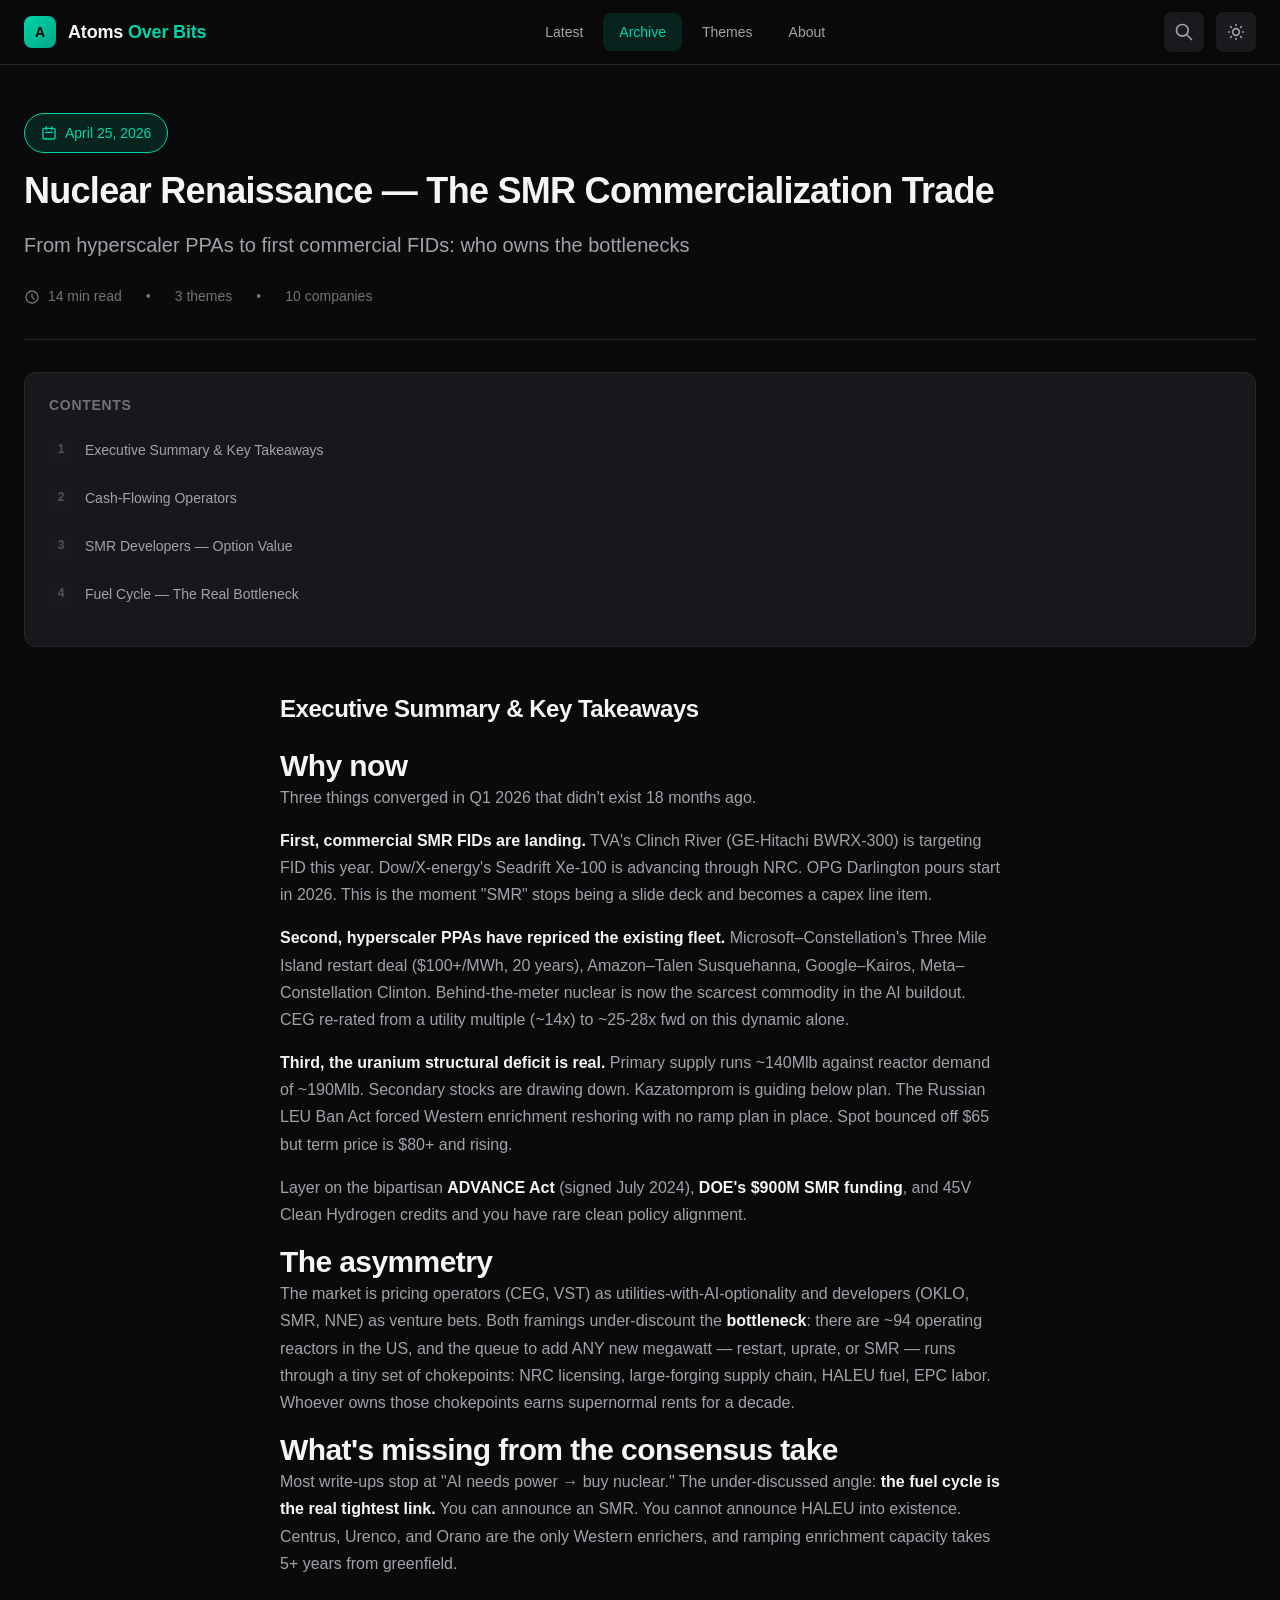
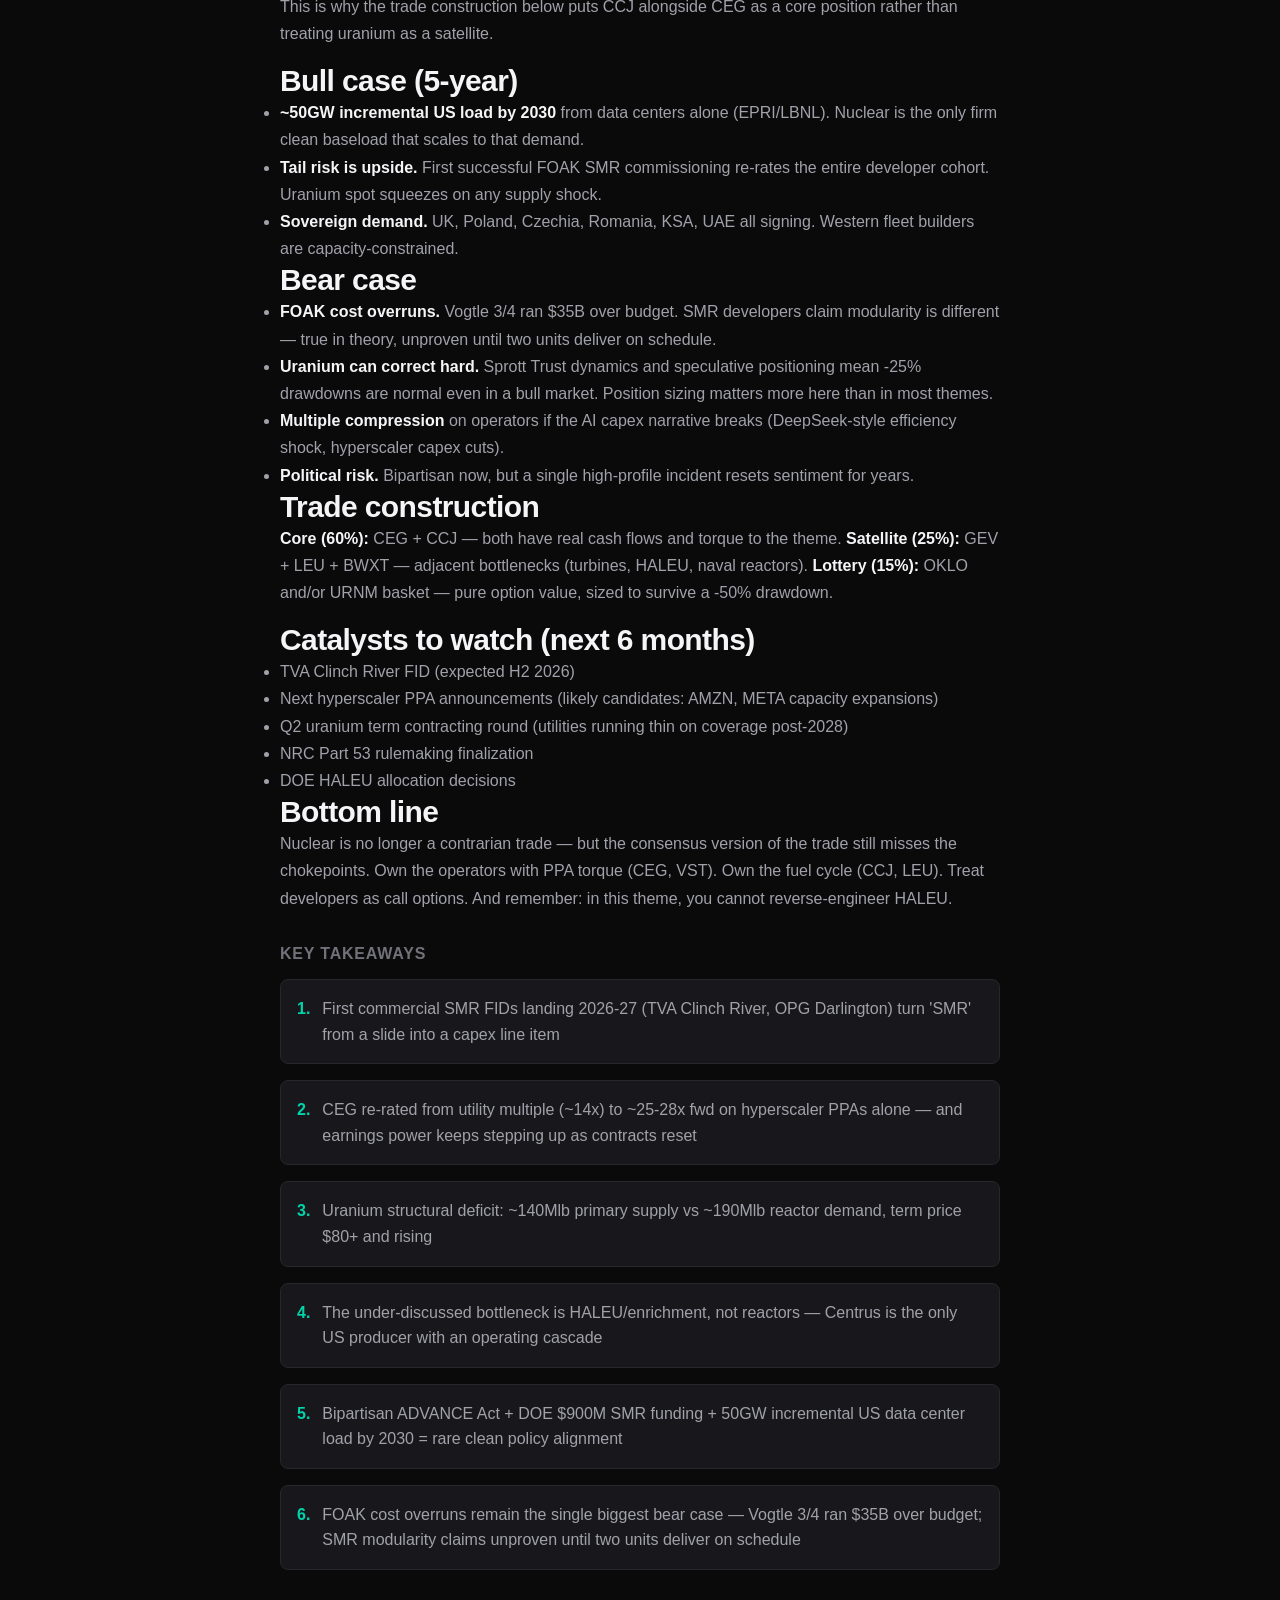
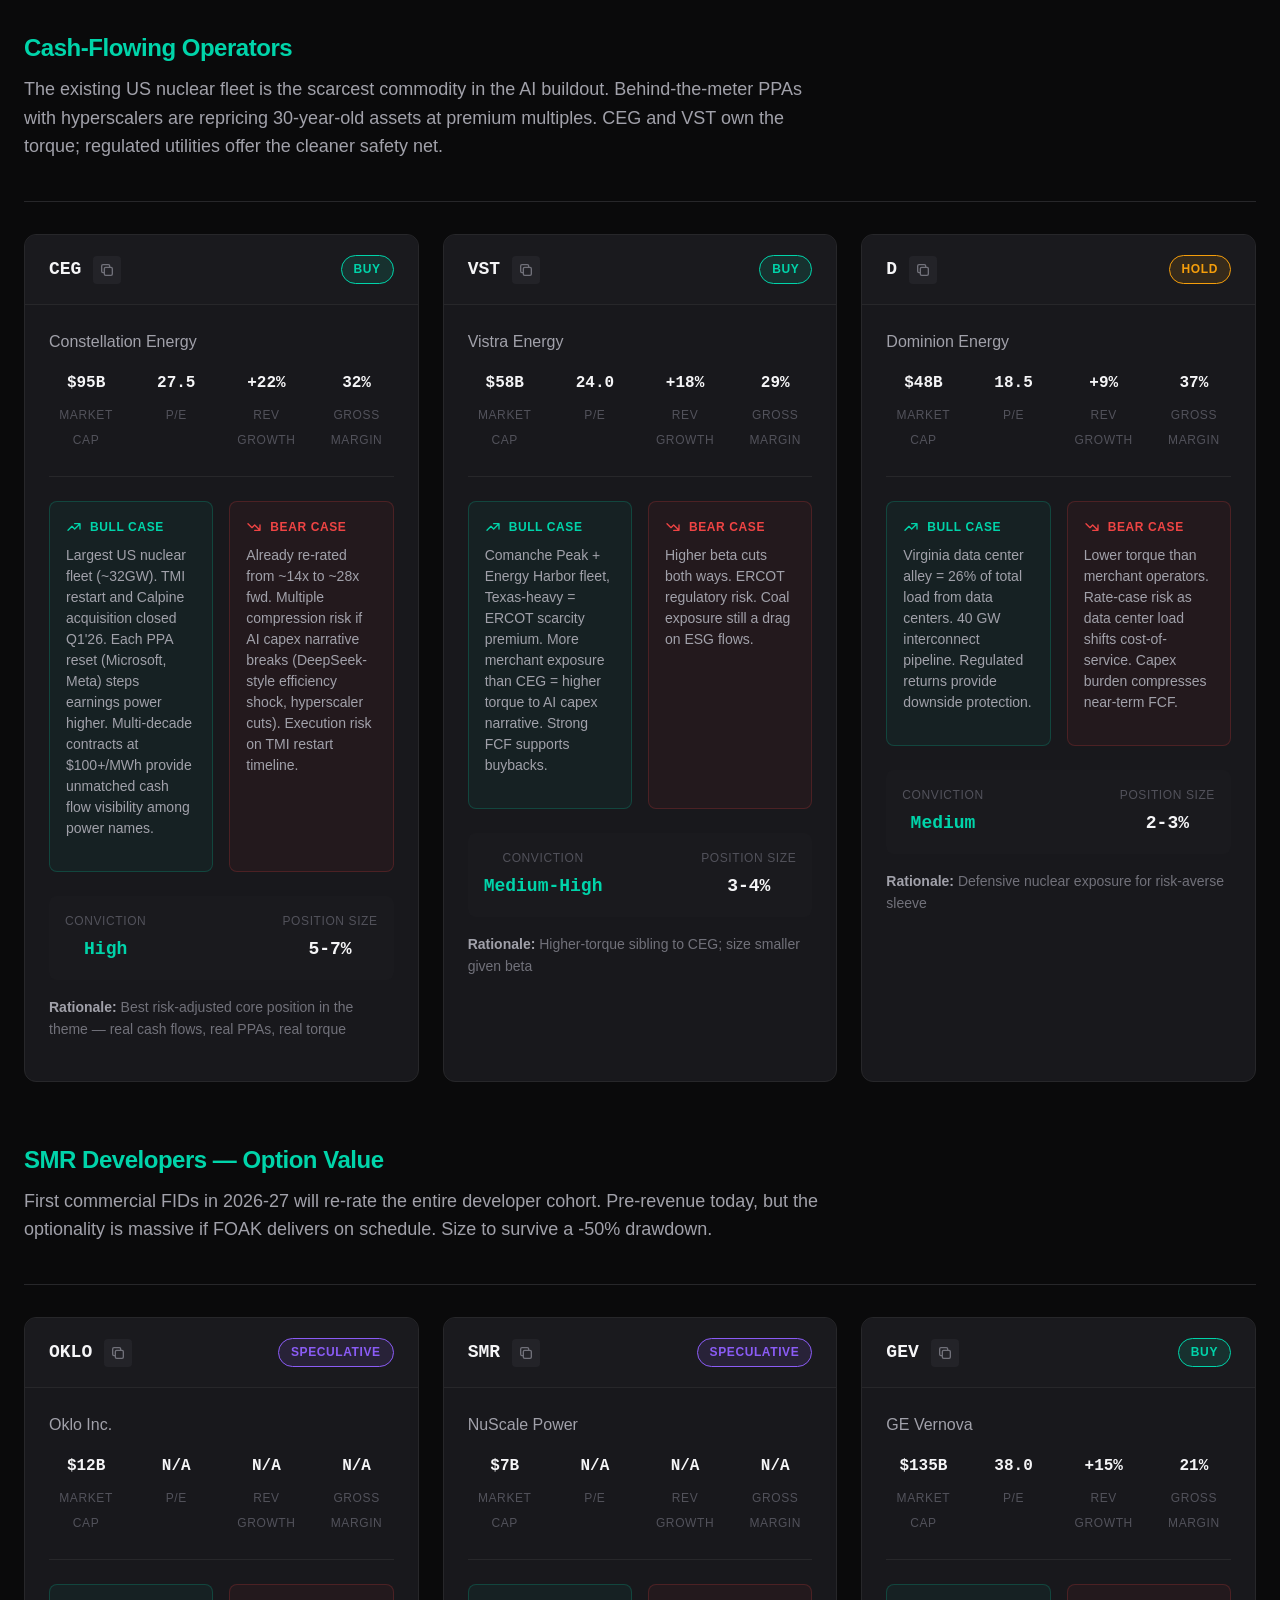
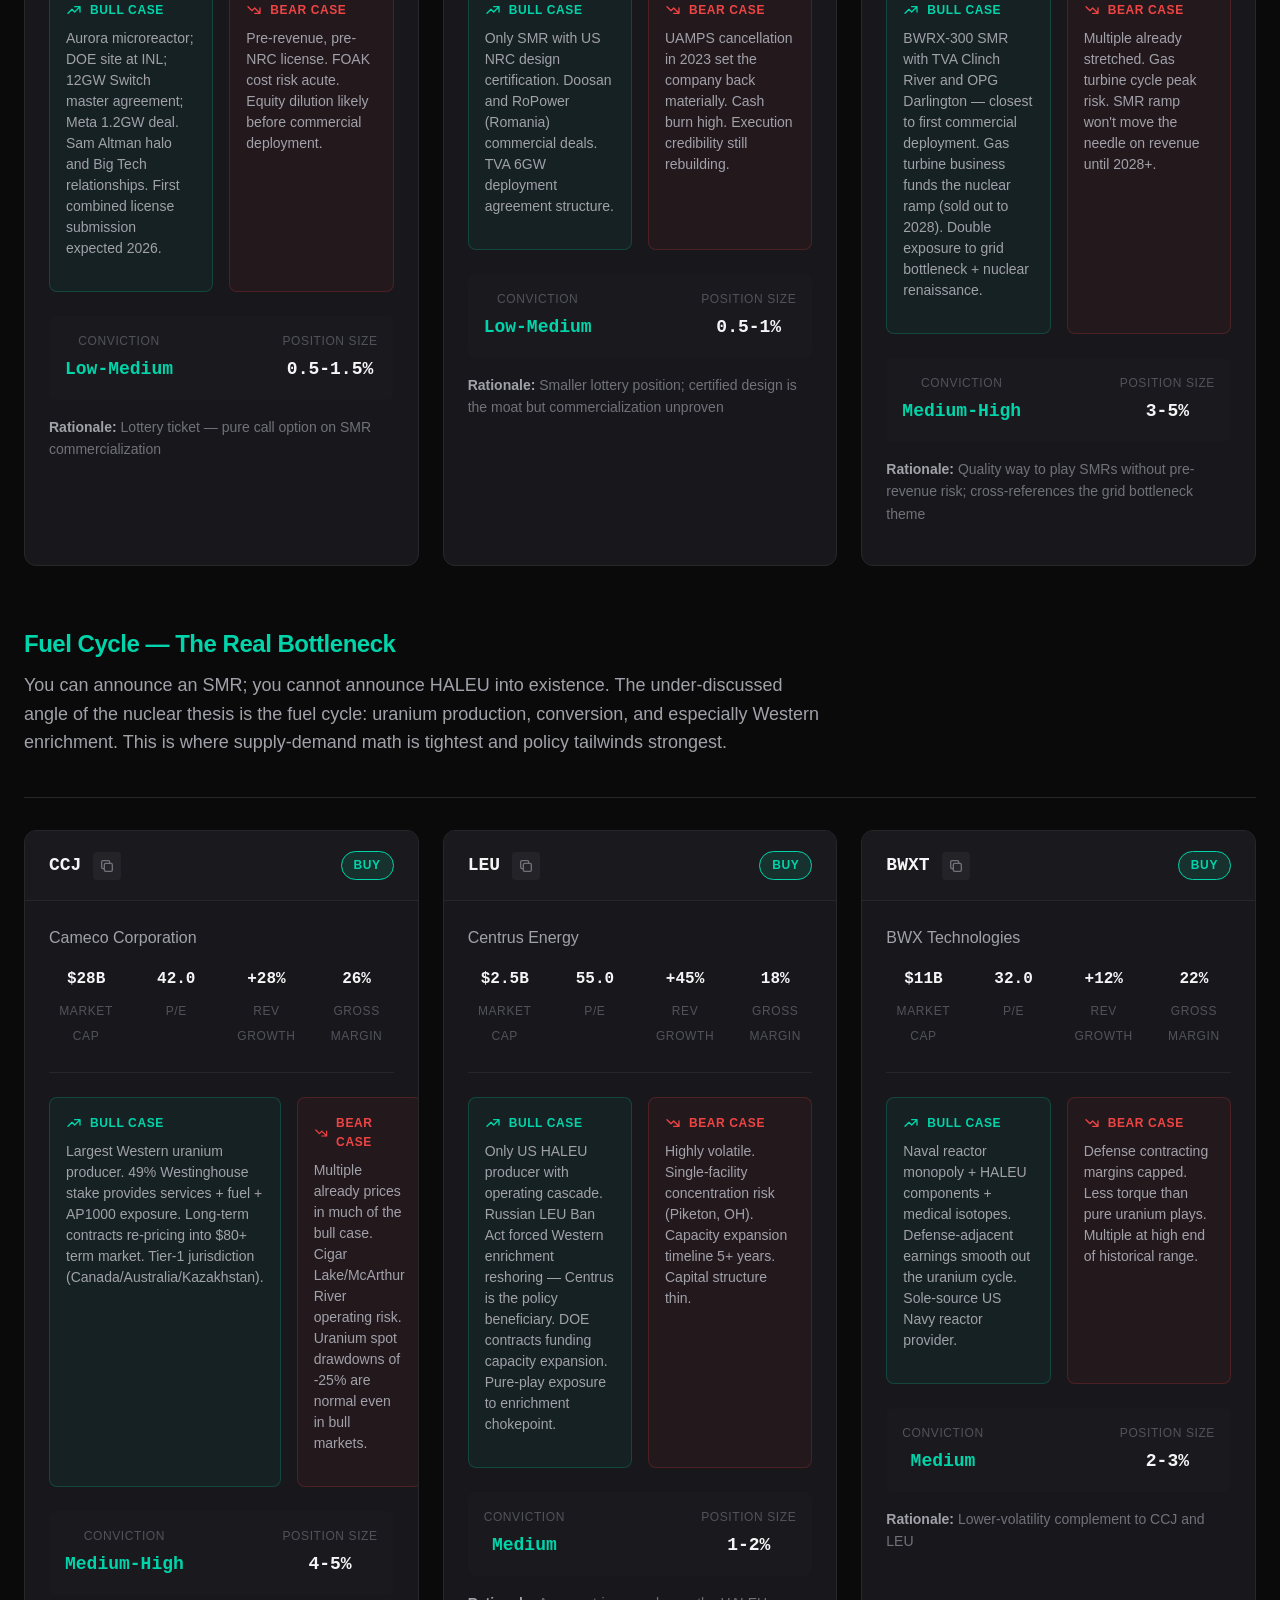
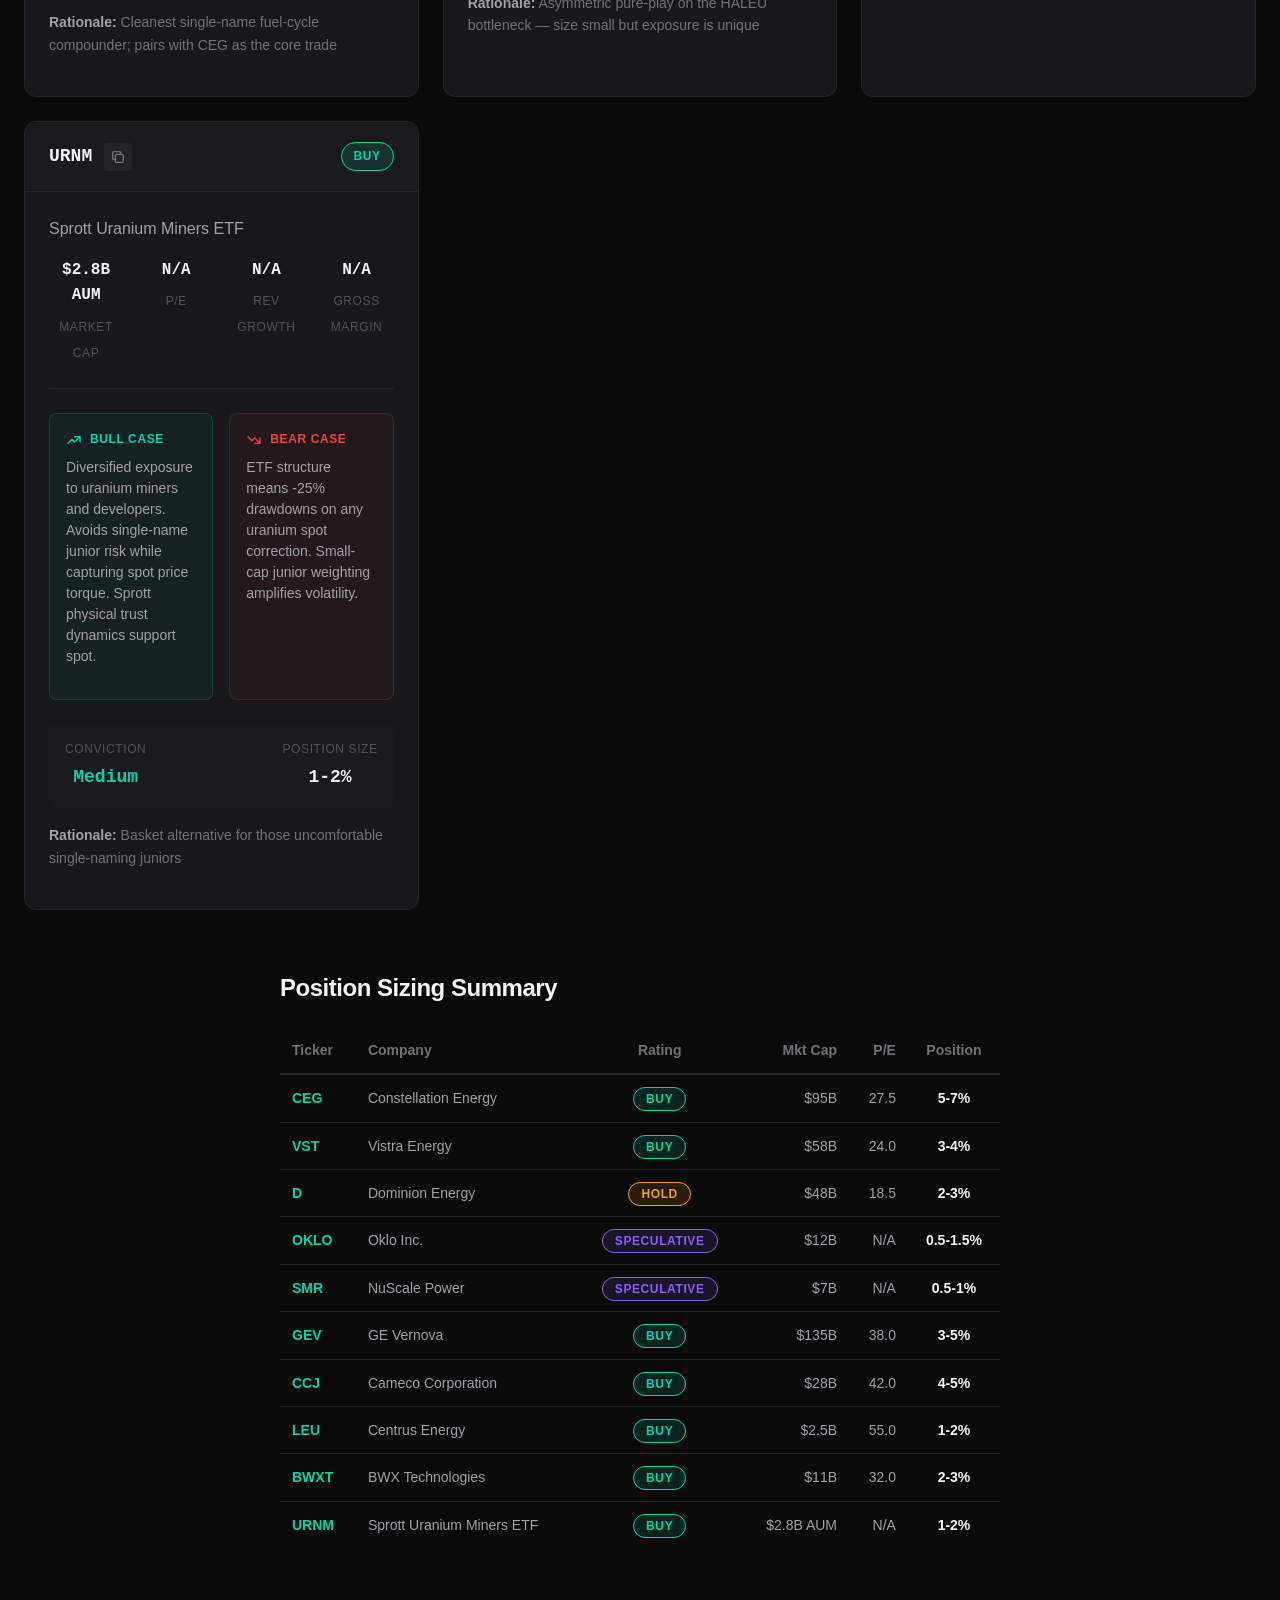
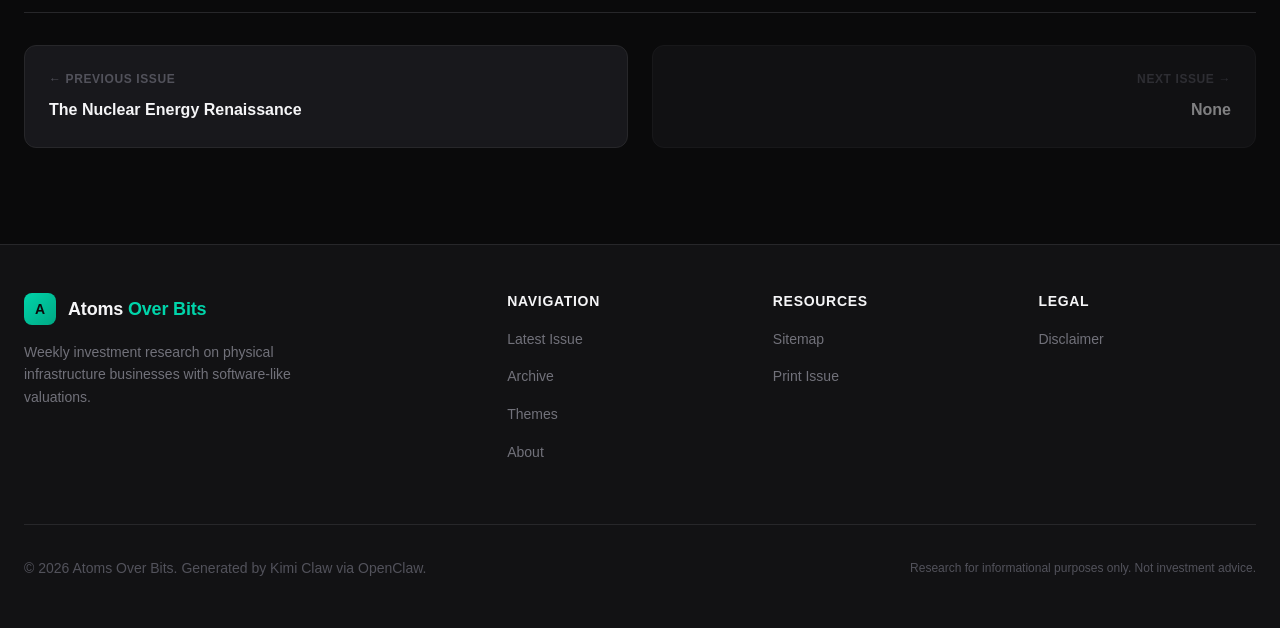
<file: issues/2026-04-25-nuclear-renaissance-smr-commercialization.html>
<!DOCTYPE html>
<html lang="en">
<head>
    <meta charset="UTF-8">
    <meta name="viewport" content="width=device-width, initial-scale=1.0">
    <title>Nuclear Renaissance — The SMR Commercialization Trade — Atoms Over Bits</title>
    <meta name="description" content="From hyperscaler PPAs to first commercial FIDs: who owns the bottlenecks">

    <!-- Open Graph -->
    <meta property="og:title" content="Nuclear Renaissance — The SMR Commercialization Trade — Atoms Over Bits">
    <meta property="og:description" content="From hyperscaler PPAs to first commercial FIDs: who owns the bottlenecks">
    <meta property="og:type" content="article">
    <meta property="og:url" content="https://theloop705.github.io/claw-newsletter/issues/2026-04-25-nuclear-renaissance-smr-commercialization.html">
    <meta property="article:published_time" content="2026-04-25T09:00:00Z">

    <!-- Twitter Card -->
    <meta name="twitter:card" content="summary_large_image">
    <meta name="twitter:title" content="Nuclear Renaissance — The SMR Commercialization Trade">
    <meta name="twitter:description" content="From hyperscaler PPAs to first commercial FIDs: who owns the bottlenecks">

    <link rel="stylesheet" href="../css/style.css">
    <link rel="canonical" href="https://theloop705.github.io/claw-newsletter/issues/2026-04-25-nuclear-renaissance-smr-commercialization.html">
</head>
<body>
    <!-- Reading Progress Bar -->
    <div class="reading-progress"></div>

    <!-- Header -->
    <header class="site-header">
        <div class="container">
            <div class="header-inner">
                <a href="../index.html" class="logo">
                    <div class="logo-mark">A</div>
                    <span class="logo-text">Atoms <span>Over Bits</span></span>
                </a>

                <nav class="main-nav" aria-label="Main navigation">
                    <a href="../index.html" class="nav-link">Latest</a>
                    <a href="../archive.html" class="nav-link active">Archive</a>
                    <a href="../themes.html" class="nav-link">Themes</a>
                    <a href="../about.html" class="nav-link">About</a>
                </nav>

                <div class="header-actions">
                    <button class="search-toggle" aria-label="Search">
                        <svg xmlns="http://www.w3.org/2000/svg" width="20" height="20" fill="none" viewBox="0 0 24 24" stroke="currentColor">
                            <path stroke-linecap="round" stroke-linejoin="round" stroke-width="2" d="M21 21l-6-6m2-5a7 7 0 11-14 0 7 7 0 0114 0z" />
                        </svg>
                    </button>
                    <button class="theme-toggle" aria-label="Toggle theme">
                        <svg xmlns="http://www.w3.org/2000/svg" width="20" height="20" fill="none" viewBox="0 0 24 24" stroke="currentColor">
                            <path stroke-linecap="round" stroke-linejoin="round" stroke-width="2" d="M12 3v1m0 16v1m9-9h-1M4 12H3m15.364 6.364l-.707-.707M6.343 6.343l-.707-.707m12.728 0l-.707.707M6.343 17.657l-.707.707M16 12a4 4 0 11-8 0 4 4 0 018 0z" />
                        </svg>
                    </button>
                    <button class="menu-toggle" aria-label="Menu">
                        <span></span>
                        <span></span>
                        <span></span>
                    </button>
                </div>
            </div>
        </div>
    </header>

    <!-- Search Overlay -->
    <div class="search-overlay" aria-hidden="true">
        <div class="search-container">
            <div class="search-input-wrapper">
                <svg xmlns="http://www.w3.org/2000/svg" width="20" height="20" fill="none" viewBox="0 0 24 24" stroke="currentColor">
                    <path stroke-linecap="round" stroke-linejoin="round" stroke-width="2" d="M21 21l-6-6m2-5a7 7 0 11-14 0 7 7 0 0114 0z" />
                </svg>
                <input type="text" class="search-input" placeholder="Search issues, companies, themes..." aria-label="Search">
                <kbd class="search-shortcut">ESC</kbd>
            </div>
            <div class="search-results"></div>
        </div>
    </div>

    <main class="container">
        <!-- Issue Header -->
        <header class="issue-header">
            <div class="hero-badge" style="margin-bottom: var(--space-4);">
                <svg xmlns="http://www.w3.org/2000/svg" width="16" height="16" fill="none" viewBox="0 0 24 24" stroke="currentColor">
                    <path stroke-linecap="round" stroke-linejoin="round" stroke-width="2" d="M8 7V3m8 4V3m-9 8h10M5 21h14a2 2 0 002-2V7a2 2 0 00-2-2H5a2 2 0 00-2 2v12a2 2 0 002 2z" />
                </svg>
                April 25, 2026
            </div>
            <h1 class="issue-header-title">Nuclear Renaissance — The SMR Commercialization Trade</h1>
            <p style="font-size: var(--text-xl); color: var(--text-secondary); margin-bottom: var(--space-6);">From hyperscaler PPAs to first commercial FIDs: who owns the bottlenecks</p>
            <div class="issue-header-meta">
                <span>
                    <svg xmlns="http://www.w3.org/2000/svg" width="16" height="16" fill="none" viewBox="0 0 24 24" stroke="currentColor" style="vertical-align: middle; margin-right: var(--space-1);">
                        <path stroke-linecap="round" stroke-linejoin="round" stroke-width="2" d="M12 8v4l3 3m6-3a9 9 0 11-18 0 9 9 0 0118 0z" />
                    </svg>
                    14 min read
                </span>
                <span>•</span>
                <span>3 themes</span>
                <span>•</span>
                <span>10 companies</span>
            </div>
        </header>

        <!-- Table of Contents -->
        <nav class="issue-toc" aria-label="Table of contents">
            <h2 class="issue-toc-title">Contents</h2>
            <ol class="issue-toc-list">

                <li class="issue-toc-item">
                    <a href="#summary" class="issue-toc-link">
                        <span class="issue-toc-number">1</span>
                        Executive Summary &amp; Key Takeaways
                    </a>
                </li>
                <li class="issue-toc-item">
                    <a href="#theme-1" class="issue-toc-link">
                        <span class="issue-toc-number">2</span>
                        Cash-Flowing Operators
                    </a>
                </li>
                <li class="issue-toc-item">
                    <a href="#theme-2" class="issue-toc-link">
                        <span class="issue-toc-number">3</span>
                        SMR Developers — Option Value
                    </a>
                </li>
                <li class="issue-toc-item">
                    <a href="#theme-3" class="issue-toc-link">
                        <span class="issue-toc-number">4</span>
                        Fuel Cycle — The Real Bottleneck
                    </a>
                </li>
            </ol>
        </nav>

        <!-- Executive Summary -->
        <section id="summary" class="theme-section">
            <div class="container-narrow" style="margin: 0 auto;">
                <h2 style="font-size: var(--text-2xl); margin-bottom: var(--space-6);">Executive Summary &amp; Key Takeaways</h2>

                <div style="font-size: var(--text-base); color: var(--text-secondary); line-height: 1.7;">
                    <h2>Why now</h2>
<p>Three things converged in Q1 2026 that didn&#39;t exist 18 months ago.</p>
<p><strong>First, commercial SMR FIDs are landing.</strong> TVA&#39;s Clinch River (GE-Hitachi BWRX-300) is targeting FID this year. Dow/X-energy&#39;s Seadrift Xe-100 is advancing through NRC. OPG Darlington pours start in 2026. This is the moment &quot;SMR&quot; stops being a slide deck and becomes a capex line item.</p>
<p><strong>Second, hyperscaler PPAs have repriced the existing fleet.</strong> Microsoft–Constellation&#39;s Three Mile Island restart deal ($100+/MWh, 20 years), Amazon–Talen Susquehanna, Google–Kairos, Meta–Constellation Clinton. Behind-the-meter nuclear is now the scarcest commodity in the AI buildout. CEG re-rated from a utility multiple (~14x) to ~25-28x fwd on this dynamic alone.</p>
<p><strong>Third, the uranium structural deficit is real.</strong> Primary supply runs ~140Mlb against reactor demand of ~190Mlb. Secondary stocks are drawing down. Kazatomprom is guiding below plan. The Russian LEU Ban Act forced Western enrichment reshoring with no ramp plan in place. Spot bounced off $65 but term price is $80+ and rising.</p>
<p>Layer on the bipartisan <strong>ADVANCE Act</strong> (signed July 2024), <strong>DOE&#39;s $900M SMR funding</strong>, and 45V Clean Hydrogen credits and you have rare clean policy alignment.</p>
<h2>The asymmetry</h2>
<p>The market is pricing operators (CEG, VST) as utilities-with-AI-optionality and developers (OKLO, SMR, NNE) as venture bets. Both framings under-discount the <strong>bottleneck</strong>: there are ~94 operating reactors in the US, and the queue to add ANY new megawatt — restart, uprate, or SMR — runs through a tiny set of chokepoints: NRC licensing, large-forging supply chain, HALEU fuel, EPC labor. Whoever owns those chokepoints earns supernormal rents for a decade.</p>
<h2>What&#39;s missing from the consensus take</h2>
<p>Most write-ups stop at &quot;AI needs power → buy nuclear.&quot; The under-discussed angle: <strong>the fuel cycle is the real tightest link.</strong> You can announce an SMR. You cannot announce HALEU into existence. Centrus, Urenco, and Orano are the only Western enrichers, and ramping enrichment capacity takes 5+ years from greenfield.</p>
<p>This is why the trade construction below puts CCJ alongside CEG as a core position rather than treating uranium as a satellite.</p>
<h2>Bull case (5-year)</h2>
<ul>
<li><strong>~50GW incremental US load by 2030</strong> from data centers alone (EPRI/LBNL). Nuclear is the only firm clean baseload that scales to that demand.</li>
<li><strong>Tail risk is upside.</strong> First successful FOAK SMR commissioning re-rates the entire developer cohort. Uranium spot squeezes on any supply shock.</li>
<li><strong>Sovereign demand.</strong> UK, Poland, Czechia, Romania, KSA, UAE all signing. Western fleet builders are capacity-constrained.</li>
</ul>
<h2>Bear case</h2>
<ul>
<li><strong>FOAK cost overruns.</strong> Vogtle 3/4 ran $35B over budget. SMR developers claim modularity is different — true in theory, unproven until two units deliver on schedule.</li>
<li><strong>Uranium can correct hard.</strong> Sprott Trust dynamics and speculative positioning mean -25% drawdowns are normal even in a bull market. Position sizing matters more here than in most themes.</li>
<li><strong>Multiple compression</strong> on operators if the AI capex narrative breaks (DeepSeek-style efficiency shock, hyperscaler capex cuts).</li>
<li><strong>Political risk.</strong> Bipartisan now, but a single high-profile incident resets sentiment for years.</li>
</ul>
<h2>Trade construction</h2>
<p><strong>Core (60%):</strong> CEG + CCJ — both have real cash flows and torque to the theme.
<strong>Satellite (25%):</strong> GEV + LEU + BWXT — adjacent bottlenecks (turbines, HALEU, naval reactors).
<strong>Lottery (15%):</strong> OKLO and/or URNM basket — pure option value, sized to survive a -50% drawdown.</p>
<h2>Catalysts to watch (next 6 months)</h2>
<ul>
<li>TVA Clinch River FID (expected H2 2026)</li>
<li>Next hyperscaler PPA announcements (likely candidates: AMZN, META capacity expansions)</li>
<li>Q2 uranium term contracting round (utilities running thin on coverage post-2028)</li>
<li>NRC Part 53 rulemaking finalization</li>
<li>DOE HALEU allocation decisions</li>
</ul>
<h2>Bottom line</h2>
<p>Nuclear is no longer a contrarian trade — but the consensus version of the trade still misses the chokepoints. Own the operators with PPA torque (CEG, VST). Own the fuel cycle (CCJ, LEU). Treat developers as call options. And remember: in this theme, you cannot reverse-engineer HALEU.</p>

                </div>

                <h3 style="font-size: var(--text-base); font-weight: 600; text-transform: uppercase; letter-spacing: 0.05em; color: var(--text-tertiary); margin: var(--space-8) 0 var(--space-4);">Key Takeaways</h3>

                <ul style="list-style: none; display: flex; flex-direction: column; gap: var(--space-4);">

                    <li style="display: flex; align-items: flex-start; gap: var(--space-3); padding: var(--space-4); background: var(--bg-card); border: 1px solid var(--border-primary); border-radius: var(--radius-md);">
                        <span style="color: var(--accent-primary); font-weight: 600;">1.</span>
                        <span style="color: var(--text-secondary);">First commercial SMR FIDs landing 2026-27 (TVA Clinch River, OPG Darlington) turn 'SMR' from a slide into a capex line item</span>
                    </li>
                    <li style="display: flex; align-items: flex-start; gap: var(--space-3); padding: var(--space-4); background: var(--bg-card); border: 1px solid var(--border-primary); border-radius: var(--radius-md);">
                        <span style="color: var(--accent-primary); font-weight: 600;">2.</span>
                        <span style="color: var(--text-secondary);">CEG re-rated from utility multiple (~14x) to ~25-28x fwd on hyperscaler PPAs alone — and earnings power keeps stepping up as contracts reset</span>
                    </li>
                    <li style="display: flex; align-items: flex-start; gap: var(--space-3); padding: var(--space-4); background: var(--bg-card); border: 1px solid var(--border-primary); border-radius: var(--radius-md);">
                        <span style="color: var(--accent-primary); font-weight: 600;">3.</span>
                        <span style="color: var(--text-secondary);">Uranium structural deficit: ~140Mlb primary supply vs ~190Mlb reactor demand, term price $80+ and rising</span>
                    </li>
                    <li style="display: flex; align-items: flex-start; gap: var(--space-3); padding: var(--space-4); background: var(--bg-card); border: 1px solid var(--border-primary); border-radius: var(--radius-md);">
                        <span style="color: var(--accent-primary); font-weight: 600;">4.</span>
                        <span style="color: var(--text-secondary);">The under-discussed bottleneck is HALEU/enrichment, not reactors — Centrus is the only US producer with an operating cascade</span>
                    </li>
                    <li style="display: flex; align-items: flex-start; gap: var(--space-3); padding: var(--space-4); background: var(--bg-card); border: 1px solid var(--border-primary); border-radius: var(--radius-md);">
                        <span style="color: var(--accent-primary); font-weight: 600;">5.</span>
                        <span style="color: var(--text-secondary);">Bipartisan ADVANCE Act + DOE $900M SMR funding + 50GW incremental US data center load by 2030 = rare clean policy alignment</span>
                    </li>
                    <li style="display: flex; align-items: flex-start; gap: var(--space-3); padding: var(--space-4); background: var(--bg-card); border: 1px solid var(--border-primary); border-radius: var(--radius-md);">
                        <span style="color: var(--accent-primary); font-weight: 600;">6.</span>
                        <span style="color: var(--text-secondary);">FOAK cost overruns remain the single biggest bear case — Vogtle 3/4 ran $35B over budget; SMR modularity claims unproven until two units deliver on schedule</span>
                    </li>
                </ul>
            </div>
        </section>

        <!-- Theme 1: Cash-Flowing Operators -->
        <section id="theme-1" class="theme-section">
            <div class="theme-header">
                <h2 class="theme-title">Cash-Flowing Operators</h2>
                <p class="theme-thesis">The existing US nuclear fleet is the scarcest commodity in the AI buildout. Behind-the-meter PPAs with hyperscalers are repricing 30-year-old assets at premium multiples. CEG and VST own the torque; regulated utilities offer the cleaner safety net.</p>
            </div>

            <div class="company-grid">

                <article class="company-card">
                    <div class="company-header">
                        <div class="company-identity">
                            <span class="company-ticker">CEG</span>
                            <button class="company-copy-btn" data-ticker="CEG" aria-label="Copy ticker">
                                <svg xmlns="http://www.w3.org/2000/svg" width="16" height="16" fill="none" viewBox="0 0 24 24" stroke="currentColor"><path stroke-linecap="round" stroke-linejoin="round" stroke-width="2" d="M8 16H6a2 2 0 01-2-2V6a2 2 0 012-2h8a2 2 0 012 2v2m-6 12h8a2 2 0 002-2v-8a2 2 0 00-2-2h-8a2 2 0 00-2 2v8a2 2 0 002 2z" /></svg>
                            </button>
                        </div>
                        <span class="company-rating rating-buy">Buy</span>
                    </div>
                    <div class="company-body">
                        <div class="company-name">Constellation Energy</div>
                        <div class="metrics-grid">
                            <div class="metric">
                                <span class="metric-value">$95B</span>
                                <span class="metric-label">Market Cap</span>
                            </div>
                            <div class="metric">
                                <span class="metric-value">27.5</span>
                                <span class="metric-label">P/E</span>
                            </div>
                            <div class="metric">
                                <span class="metric-value">+22%</span>
                                <span class="metric-label">Rev Growth</span>
                            </div>
                            <div class="metric">
                                <span class="metric-value">32%</span>
                                <span class="metric-label">Gross Margin</span>
                            </div>
                        </div>

                        <div class="company-cases">
                            <div class="case-box case-bull">
                                <div class="case-header">
                                    <svg xmlns="http://www.w3.org/2000/svg" width="16" height="16" fill="none" viewBox="0 0 24 24" stroke="currentColor"><path stroke-linecap="round" stroke-linejoin="round" stroke-width="2" d="M13 7h8m0 0v8m0-8l-8 8-4-4-6 6" /></svg>
                                    Bull Case
                                </div>
                                <p class="case-text">Largest US nuclear fleet (~32GW). TMI restart and Calpine acquisition closed Q1'26. Each PPA reset (Microsoft, Meta) steps earnings power higher. Multi-decade contracts at $100+/MWh provide unmatched cash flow visibility among power names.</p>
                            </div>
                            <div class="case-box case-bear">
                                <div class="case-header">
                                    <svg xmlns="http://www.w3.org/2000/svg" width="16" height="16" fill="none" viewBox="0 0 24 24" stroke="currentColor"><path stroke-linecap="round" stroke-linejoin="round" stroke-width="2" d="M13 17h8m0 0V9m0 8l-8-8-4 4-6-6" /></svg>
                                    Bear Case
                                </div>
                                <p class="case-text">Already re-rated from ~14x to ~28x fwd. Multiple compression risk if AI capex narrative breaks (DeepSeek-style efficiency shock, hyperscaler cuts). Execution risk on TMI restart timeline.</p>
                            </div>
                        </div>

                        <div class="company-target">
                            <div class="target-item">
                                <div class="target-label">Conviction</div>
                                <div class="target-value accent">High</div>
                            </div>
                            <div class="target-item">
                                <div class="target-label">Position Size</div>
                                <div class="target-value">5-7%</div>
                            </div>
                        </div>

                        <p style="font-size: var(--text-sm); color: var(--text-tertiary);"><strong style="color: var(--text-secondary);">Rationale:</strong> Best risk-adjusted core position in the theme — real cash flows, real PPAs, real torque</p>
                    </div>
                </article>

                <article class="company-card">
                    <div class="company-header">
                        <div class="company-identity">
                            <span class="company-ticker">VST</span>
                            <button class="company-copy-btn" data-ticker="VST" aria-label="Copy ticker">
                                <svg xmlns="http://www.w3.org/2000/svg" width="16" height="16" fill="none" viewBox="0 0 24 24" stroke="currentColor"><path stroke-linecap="round" stroke-linejoin="round" stroke-width="2" d="M8 16H6a2 2 0 01-2-2V6a2 2 0 012-2h8a2 2 0 012 2v2m-6 12h8a2 2 0 002-2v-8a2 2 0 00-2-2h-8a2 2 0 00-2 2v8a2 2 0 002 2z" /></svg>
                            </button>
                        </div>
                        <span class="company-rating rating-buy">Buy</span>
                    </div>
                    <div class="company-body">
                        <div class="company-name">Vistra Energy</div>
                        <div class="metrics-grid">
                            <div class="metric">
                                <span class="metric-value">$58B</span>
                                <span class="metric-label">Market Cap</span>
                            </div>
                            <div class="metric">
                                <span class="metric-value">24.0</span>
                                <span class="metric-label">P/E</span>
                            </div>
                            <div class="metric">
                                <span class="metric-value">+18%</span>
                                <span class="metric-label">Rev Growth</span>
                            </div>
                            <div class="metric">
                                <span class="metric-value">29%</span>
                                <span class="metric-label">Gross Margin</span>
                            </div>
                        </div>

                        <div class="company-cases">
                            <div class="case-box case-bull">
                                <div class="case-header">
                                    <svg xmlns="http://www.w3.org/2000/svg" width="16" height="16" fill="none" viewBox="0 0 24 24" stroke="currentColor"><path stroke-linecap="round" stroke-linejoin="round" stroke-width="2" d="M13 7h8m0 0v8m0-8l-8 8-4-4-6 6" /></svg>
                                    Bull Case
                                </div>
                                <p class="case-text">Comanche Peak + Energy Harbor fleet, Texas-heavy = ERCOT scarcity premium. More merchant exposure than CEG = higher torque to AI capex narrative. Strong FCF supports buybacks.</p>
                            </div>
                            <div class="case-box case-bear">
                                <div class="case-header">
                                    <svg xmlns="http://www.w3.org/2000/svg" width="16" height="16" fill="none" viewBox="0 0 24 24" stroke="currentColor"><path stroke-linecap="round" stroke-linejoin="round" stroke-width="2" d="M13 17h8m0 0V9m0 8l-8-8-4 4-6-6" /></svg>
                                    Bear Case
                                </div>
                                <p class="case-text">Higher beta cuts both ways. ERCOT regulatory risk. Coal exposure still a drag on ESG flows.</p>
                            </div>
                        </div>

                        <div class="company-target">
                            <div class="target-item">
                                <div class="target-label">Conviction</div>
                                <div class="target-value accent">Medium-High</div>
                            </div>
                            <div class="target-item">
                                <div class="target-label">Position Size</div>
                                <div class="target-value">3-4%</div>
                            </div>
                        </div>

                        <p style="font-size: var(--text-sm); color: var(--text-tertiary);"><strong style="color: var(--text-secondary);">Rationale:</strong> Higher-torque sibling to CEG; size smaller given beta</p>
                    </div>
                </article>

                <article class="company-card">
                    <div class="company-header">
                        <div class="company-identity">
                            <span class="company-ticker">D</span>
                            <button class="company-copy-btn" data-ticker="D" aria-label="Copy ticker">
                                <svg xmlns="http://www.w3.org/2000/svg" width="16" height="16" fill="none" viewBox="0 0 24 24" stroke="currentColor"><path stroke-linecap="round" stroke-linejoin="round" stroke-width="2" d="M8 16H6a2 2 0 01-2-2V6a2 2 0 012-2h8a2 2 0 012 2v2m-6 12h8a2 2 0 002-2v-8a2 2 0 00-2-2h-8a2 2 0 00-2 2v8a2 2 0 002 2z" /></svg>
                            </button>
                        </div>
                        <span class="company-rating rating-hold">Hold</span>
                    </div>
                    <div class="company-body">
                        <div class="company-name">Dominion Energy</div>
                        <div class="metrics-grid">
                            <div class="metric">
                                <span class="metric-value">$48B</span>
                                <span class="metric-label">Market Cap</span>
                            </div>
                            <div class="metric">
                                <span class="metric-value">18.5</span>
                                <span class="metric-label">P/E</span>
                            </div>
                            <div class="metric">
                                <span class="metric-value">+9%</span>
                                <span class="metric-label">Rev Growth</span>
                            </div>
                            <div class="metric">
                                <span class="metric-value">37%</span>
                                <span class="metric-label">Gross Margin</span>
                            </div>
                        </div>

                        <div class="company-cases">
                            <div class="case-box case-bull">
                                <div class="case-header">
                                    <svg xmlns="http://www.w3.org/2000/svg" width="16" height="16" fill="none" viewBox="0 0 24 24" stroke="currentColor"><path stroke-linecap="round" stroke-linejoin="round" stroke-width="2" d="M13 7h8m0 0v8m0-8l-8 8-4-4-6 6" /></svg>
                                    Bull Case
                                </div>
                                <p class="case-text">Virginia data center alley = 26% of total load from data centers. 40 GW interconnect pipeline. Regulated returns provide downside protection.</p>
                            </div>
                            <div class="case-box case-bear">
                                <div class="case-header">
                                    <svg xmlns="http://www.w3.org/2000/svg" width="16" height="16" fill="none" viewBox="0 0 24 24" stroke="currentColor"><path stroke-linecap="round" stroke-linejoin="round" stroke-width="2" d="M13 17h8m0 0V9m0 8l-8-8-4 4-6-6" /></svg>
                                    Bear Case
                                </div>
                                <p class="case-text">Lower torque than merchant operators. Rate-case risk as data center load shifts cost-of-service. Capex burden compresses near-term FCF.</p>
                            </div>
                        </div>

                        <div class="company-target">
                            <div class="target-item">
                                <div class="target-label">Conviction</div>
                                <div class="target-value accent">Medium</div>
                            </div>
                            <div class="target-item">
                                <div class="target-label">Position Size</div>
                                <div class="target-value">2-3%</div>
                            </div>
                        </div>

                        <p style="font-size: var(--text-sm); color: var(--text-tertiary);"><strong style="color: var(--text-secondary);">Rationale:</strong> Defensive nuclear exposure for risk-averse sleeve</p>
                    </div>
                </article>
            </div>
        </section>

        <!-- Theme 2: SMR Developers — Option Value -->
        <section id="theme-2" class="theme-section">
            <div class="theme-header">
                <h2 class="theme-title">SMR Developers — Option Value</h2>
                <p class="theme-thesis">First commercial FIDs in 2026-27 will re-rate the entire developer cohort. Pre-revenue today, but the optionality is massive if FOAK delivers on schedule. Size to survive a -50% drawdown.</p>
            </div>

            <div class="company-grid">

                <article class="company-card">
                    <div class="company-header">
                        <div class="company-identity">
                            <span class="company-ticker">OKLO</span>
                            <button class="company-copy-btn" data-ticker="OKLO" aria-label="Copy ticker">
                                <svg xmlns="http://www.w3.org/2000/svg" width="16" height="16" fill="none" viewBox="0 0 24 24" stroke="currentColor"><path stroke-linecap="round" stroke-linejoin="round" stroke-width="2" d="M8 16H6a2 2 0 01-2-2V6a2 2 0 012-2h8a2 2 0 012 2v2m-6 12h8a2 2 0 002-2v-8a2 2 0 00-2-2h-8a2 2 0 00-2 2v8a2 2 0 002 2z" /></svg>
                            </button>
                        </div>
                        <span class="company-rating rating-speculative">Speculative</span>
                    </div>
                    <div class="company-body">
                        <div class="company-name">Oklo Inc.</div>
                        <div class="metrics-grid">
                            <div class="metric">
                                <span class="metric-value">$12B</span>
                                <span class="metric-label">Market Cap</span>
                            </div>
                            <div class="metric">
                                <span class="metric-value">N/A</span>
                                <span class="metric-label">P/E</span>
                            </div>
                            <div class="metric">
                                <span class="metric-value">N/A</span>
                                <span class="metric-label">Rev Growth</span>
                            </div>
                            <div class="metric">
                                <span class="metric-value">N/A</span>
                                <span class="metric-label">Gross Margin</span>
                            </div>
                        </div>

                        <div class="company-cases">
                            <div class="case-box case-bull">
                                <div class="case-header">
                                    <svg xmlns="http://www.w3.org/2000/svg" width="16" height="16" fill="none" viewBox="0 0 24 24" stroke="currentColor"><path stroke-linecap="round" stroke-linejoin="round" stroke-width="2" d="M13 7h8m0 0v8m0-8l-8 8-4-4-6 6" /></svg>
                                    Bull Case
                                </div>
                                <p class="case-text">Aurora microreactor; DOE site at INL; 12GW Switch master agreement; Meta 1.2GW deal. Sam Altman halo and Big Tech relationships. First combined license submission expected 2026.</p>
                            </div>
                            <div class="case-box case-bear">
                                <div class="case-header">
                                    <svg xmlns="http://www.w3.org/2000/svg" width="16" height="16" fill="none" viewBox="0 0 24 24" stroke="currentColor"><path stroke-linecap="round" stroke-linejoin="round" stroke-width="2" d="M13 17h8m0 0V9m0 8l-8-8-4 4-6-6" /></svg>
                                    Bear Case
                                </div>
                                <p class="case-text">Pre-revenue, pre-NRC license. FOAK cost risk acute. Equity dilution likely before commercial deployment.</p>
                            </div>
                        </div>

                        <div class="company-target">
                            <div class="target-item">
                                <div class="target-label">Conviction</div>
                                <div class="target-value accent">Low-Medium</div>
                            </div>
                            <div class="target-item">
                                <div class="target-label">Position Size</div>
                                <div class="target-value">0.5-1.5%</div>
                            </div>
                        </div>

                        <p style="font-size: var(--text-sm); color: var(--text-tertiary);"><strong style="color: var(--text-secondary);">Rationale:</strong> Lottery ticket — pure call option on SMR commercialization</p>
                    </div>
                </article>

                <article class="company-card">
                    <div class="company-header">
                        <div class="company-identity">
                            <span class="company-ticker">SMR</span>
                            <button class="company-copy-btn" data-ticker="SMR" aria-label="Copy ticker">
                                <svg xmlns="http://www.w3.org/2000/svg" width="16" height="16" fill="none" viewBox="0 0 24 24" stroke="currentColor"><path stroke-linecap="round" stroke-linejoin="round" stroke-width="2" d="M8 16H6a2 2 0 01-2-2V6a2 2 0 012-2h8a2 2 0 012 2v2m-6 12h8a2 2 0 002-2v-8a2 2 0 00-2-2h-8a2 2 0 00-2 2v8a2 2 0 002 2z" /></svg>
                            </button>
                        </div>
                        <span class="company-rating rating-speculative">Speculative</span>
                    </div>
                    <div class="company-body">
                        <div class="company-name">NuScale Power</div>
                        <div class="metrics-grid">
                            <div class="metric">
                                <span class="metric-value">$7B</span>
                                <span class="metric-label">Market Cap</span>
                            </div>
                            <div class="metric">
                                <span class="metric-value">N/A</span>
                                <span class="metric-label">P/E</span>
                            </div>
                            <div class="metric">
                                <span class="metric-value">N/A</span>
                                <span class="metric-label">Rev Growth</span>
                            </div>
                            <div class="metric">
                                <span class="metric-value">N/A</span>
                                <span class="metric-label">Gross Margin</span>
                            </div>
                        </div>

                        <div class="company-cases">
                            <div class="case-box case-bull">
                                <div class="case-header">
                                    <svg xmlns="http://www.w3.org/2000/svg" width="16" height="16" fill="none" viewBox="0 0 24 24" stroke="currentColor"><path stroke-linecap="round" stroke-linejoin="round" stroke-width="2" d="M13 7h8m0 0v8m0-8l-8 8-4-4-6 6" /></svg>
                                    Bull Case
                                </div>
                                <p class="case-text">Only SMR with US NRC design certification. Doosan and RoPower (Romania) commercial deals. TVA 6GW deployment agreement structure.</p>
                            </div>
                            <div class="case-box case-bear">
                                <div class="case-header">
                                    <svg xmlns="http://www.w3.org/2000/svg" width="16" height="16" fill="none" viewBox="0 0 24 24" stroke="currentColor"><path stroke-linecap="round" stroke-linejoin="round" stroke-width="2" d="M13 17h8m0 0V9m0 8l-8-8-4 4-6-6" /></svg>
                                    Bear Case
                                </div>
                                <p class="case-text">UAMPS cancellation in 2023 set the company back materially. Cash burn high. Execution credibility still rebuilding.</p>
                            </div>
                        </div>

                        <div class="company-target">
                            <div class="target-item">
                                <div class="target-label">Conviction</div>
                                <div class="target-value accent">Low-Medium</div>
                            </div>
                            <div class="target-item">
                                <div class="target-label">Position Size</div>
                                <div class="target-value">0.5-1%</div>
                            </div>
                        </div>

                        <p style="font-size: var(--text-sm); color: var(--text-tertiary);"><strong style="color: var(--text-secondary);">Rationale:</strong> Smaller lottery position; certified design is the moat but commercialization unproven</p>
                    </div>
                </article>

                <article class="company-card">
                    <div class="company-header">
                        <div class="company-identity">
                            <span class="company-ticker">GEV</span>
                            <button class="company-copy-btn" data-ticker="GEV" aria-label="Copy ticker">
                                <svg xmlns="http://www.w3.org/2000/svg" width="16" height="16" fill="none" viewBox="0 0 24 24" stroke="currentColor"><path stroke-linecap="round" stroke-linejoin="round" stroke-width="2" d="M8 16H6a2 2 0 01-2-2V6a2 2 0 012-2h8a2 2 0 012 2v2m-6 12h8a2 2 0 002-2v-8a2 2 0 00-2-2h-8a2 2 0 00-2 2v8a2 2 0 002 2z" /></svg>
                            </button>
                        </div>
                        <span class="company-rating rating-buy">Buy</span>
                    </div>
                    <div class="company-body">
                        <div class="company-name">GE Vernova</div>
                        <div class="metrics-grid">
                            <div class="metric">
                                <span class="metric-value">$135B</span>
                                <span class="metric-label">Market Cap</span>
                            </div>
                            <div class="metric">
                                <span class="metric-value">38.0</span>
                                <span class="metric-label">P/E</span>
                            </div>
                            <div class="metric">
                                <span class="metric-value">+15%</span>
                                <span class="metric-label">Rev Growth</span>
                            </div>
                            <div class="metric">
                                <span class="metric-value">21%</span>
                                <span class="metric-label">Gross Margin</span>
                            </div>
                        </div>

                        <div class="company-cases">
                            <div class="case-box case-bull">
                                <div class="case-header">
                                    <svg xmlns="http://www.w3.org/2000/svg" width="16" height="16" fill="none" viewBox="0 0 24 24" stroke="currentColor"><path stroke-linecap="round" stroke-linejoin="round" stroke-width="2" d="M13 7h8m0 0v8m0-8l-8 8-4-4-6 6" /></svg>
                                    Bull Case
                                </div>
                                <p class="case-text">BWRX-300 SMR with TVA Clinch River and OPG Darlington — closest to first commercial deployment. Gas turbine business funds the nuclear ramp (sold out to 2028). Double exposure to grid bottleneck + nuclear renaissance.</p>
                            </div>
                            <div class="case-box case-bear">
                                <div class="case-header">
                                    <svg xmlns="http://www.w3.org/2000/svg" width="16" height="16" fill="none" viewBox="0 0 24 24" stroke="currentColor"><path stroke-linecap="round" stroke-linejoin="round" stroke-width="2" d="M13 17h8m0 0V9m0 8l-8-8-4 4-6-6" /></svg>
                                    Bear Case
                                </div>
                                <p class="case-text">Multiple already stretched. Gas turbine cycle peak risk. SMR ramp won't move the needle on revenue until 2028+.</p>
                            </div>
                        </div>

                        <div class="company-target">
                            <div class="target-item">
                                <div class="target-label">Conviction</div>
                                <div class="target-value accent">Medium-High</div>
                            </div>
                            <div class="target-item">
                                <div class="target-label">Position Size</div>
                                <div class="target-value">3-5%</div>
                            </div>
                        </div>

                        <p style="font-size: var(--text-sm); color: var(--text-tertiary);"><strong style="color: var(--text-secondary);">Rationale:</strong> Quality way to play SMRs without pre-revenue risk; cross-references the grid bottleneck theme</p>
                    </div>
                </article>
            </div>
        </section>

        <!-- Theme 3: Fuel Cycle — The Real Bottleneck -->
        <section id="theme-3" class="theme-section">
            <div class="theme-header">
                <h2 class="theme-title">Fuel Cycle — The Real Bottleneck</h2>
                <p class="theme-thesis">You can announce an SMR; you cannot announce HALEU into existence. The under-discussed angle of the nuclear thesis is the fuel cycle: uranium production, conversion, and especially Western enrichment. This is where supply-demand math is tightest and policy tailwinds strongest.</p>
            </div>

            <div class="company-grid">

                <article class="company-card">
                    <div class="company-header">
                        <div class="company-identity">
                            <span class="company-ticker">CCJ</span>
                            <button class="company-copy-btn" data-ticker="CCJ" aria-label="Copy ticker">
                                <svg xmlns="http://www.w3.org/2000/svg" width="16" height="16" fill="none" viewBox="0 0 24 24" stroke="currentColor"><path stroke-linecap="round" stroke-linejoin="round" stroke-width="2" d="M8 16H6a2 2 0 01-2-2V6a2 2 0 012-2h8a2 2 0 012 2v2m-6 12h8a2 2 0 002-2v-8a2 2 0 00-2-2h-8a2 2 0 00-2 2v8a2 2 0 002 2z" /></svg>
                            </button>
                        </div>
                        <span class="company-rating rating-buy">Buy</span>
                    </div>
                    <div class="company-body">
                        <div class="company-name">Cameco Corporation</div>
                        <div class="metrics-grid">
                            <div class="metric">
                                <span class="metric-value">$28B</span>
                                <span class="metric-label">Market Cap</span>
                            </div>
                            <div class="metric">
                                <span class="metric-value">42.0</span>
                                <span class="metric-label">P/E</span>
                            </div>
                            <div class="metric">
                                <span class="metric-value">+28%</span>
                                <span class="metric-label">Rev Growth</span>
                            </div>
                            <div class="metric">
                                <span class="metric-value">26%</span>
                                <span class="metric-label">Gross Margin</span>
                            </div>
                        </div>

                        <div class="company-cases">
                            <div class="case-box case-bull">
                                <div class="case-header">
                                    <svg xmlns="http://www.w3.org/2000/svg" width="16" height="16" fill="none" viewBox="0 0 24 24" stroke="currentColor"><path stroke-linecap="round" stroke-linejoin="round" stroke-width="2" d="M13 7h8m0 0v8m0-8l-8 8-4-4-6 6" /></svg>
                                    Bull Case
                                </div>
                                <p class="case-text">Largest Western uranium producer. 49% Westinghouse stake provides services + fuel + AP1000 exposure. Long-term contracts re-pricing into $80+ term market. Tier-1 jurisdiction (Canada/Australia/Kazakhstan).</p>
                            </div>
                            <div class="case-box case-bear">
                                <div class="case-header">
                                    <svg xmlns="http://www.w3.org/2000/svg" width="16" height="16" fill="none" viewBox="0 0 24 24" stroke="currentColor"><path stroke-linecap="round" stroke-linejoin="round" stroke-width="2" d="M13 17h8m0 0V9m0 8l-8-8-4 4-6-6" /></svg>
                                    Bear Case
                                </div>
                                <p class="case-text">Multiple already prices in much of the bull case. Cigar Lake/McArthur River operating risk. Uranium spot drawdowns of -25% are normal even in bull markets.</p>
                            </div>
                        </div>

                        <div class="company-target">
                            <div class="target-item">
                                <div class="target-label">Conviction</div>
                                <div class="target-value accent">Medium-High</div>
                            </div>
                            <div class="target-item">
                                <div class="target-label">Position Size</div>
                                <div class="target-value">4-5%</div>
                            </div>
                        </div>

                        <p style="font-size: var(--text-sm); color: var(--text-tertiary);"><strong style="color: var(--text-secondary);">Rationale:</strong> Cleanest single-name fuel-cycle compounder; pairs with CEG as the core trade</p>
                    </div>
                </article>

                <article class="company-card">
                    <div class="company-header">
                        <div class="company-identity">
                            <span class="company-ticker">LEU</span>
                            <button class="company-copy-btn" data-ticker="LEU" aria-label="Copy ticker">
                                <svg xmlns="http://www.w3.org/2000/svg" width="16" height="16" fill="none" viewBox="0 0 24 24" stroke="currentColor"><path stroke-linecap="round" stroke-linejoin="round" stroke-width="2" d="M8 16H6a2 2 0 01-2-2V6a2 2 0 012-2h8a2 2 0 012 2v2m-6 12h8a2 2 0 002-2v-8a2 2 0 00-2-2h-8a2 2 0 00-2 2v8a2 2 0 002 2z" /></svg>
                            </button>
                        </div>
                        <span class="company-rating rating-buy">Buy</span>
                    </div>
                    <div class="company-body">
                        <div class="company-name">Centrus Energy</div>
                        <div class="metrics-grid">
                            <div class="metric">
                                <span class="metric-value">$2.5B</span>
                                <span class="metric-label">Market Cap</span>
                            </div>
                            <div class="metric">
                                <span class="metric-value">55.0</span>
                                <span class="metric-label">P/E</span>
                            </div>
                            <div class="metric">
                                <span class="metric-value">+45%</span>
                                <span class="metric-label">Rev Growth</span>
                            </div>
                            <div class="metric">
                                <span class="metric-value">18%</span>
                                <span class="metric-label">Gross Margin</span>
                            </div>
                        </div>

                        <div class="company-cases">
                            <div class="case-box case-bull">
                                <div class="case-header">
                                    <svg xmlns="http://www.w3.org/2000/svg" width="16" height="16" fill="none" viewBox="0 0 24 24" stroke="currentColor"><path stroke-linecap="round" stroke-linejoin="round" stroke-width="2" d="M13 7h8m0 0v8m0-8l-8 8-4-4-6 6" /></svg>
                                    Bull Case
                                </div>
                                <p class="case-text">Only US HALEU producer with operating cascade. Russian LEU Ban Act forced Western enrichment reshoring — Centrus is the policy beneficiary. DOE contracts funding capacity expansion. Pure-play exposure to enrichment chokepoint.</p>
                            </div>
                            <div class="case-box case-bear">
                                <div class="case-header">
                                    <svg xmlns="http://www.w3.org/2000/svg" width="16" height="16" fill="none" viewBox="0 0 24 24" stroke="currentColor"><path stroke-linecap="round" stroke-linejoin="round" stroke-width="2" d="M13 17h8m0 0V9m0 8l-8-8-4 4-6-6" /></svg>
                                    Bear Case
                                </div>
                                <p class="case-text">Highly volatile. Single-facility concentration risk (Piketon, OH). Capacity expansion timeline 5+ years. Capital structure thin.</p>
                            </div>
                        </div>

                        <div class="company-target">
                            <div class="target-item">
                                <div class="target-label">Conviction</div>
                                <div class="target-value accent">Medium</div>
                            </div>
                            <div class="target-item">
                                <div class="target-label">Position Size</div>
                                <div class="target-value">1-2%</div>
                            </div>
                        </div>

                        <p style="font-size: var(--text-sm); color: var(--text-tertiary);"><strong style="color: var(--text-secondary);">Rationale:</strong> Asymmetric pure-play on the HALEU bottleneck — size small but exposure is unique</p>
                    </div>
                </article>

                <article class="company-card">
                    <div class="company-header">
                        <div class="company-identity">
                            <span class="company-ticker">BWXT</span>
                            <button class="company-copy-btn" data-ticker="BWXT" aria-label="Copy ticker">
                                <svg xmlns="http://www.w3.org/2000/svg" width="16" height="16" fill="none" viewBox="0 0 24 24" stroke="currentColor"><path stroke-linecap="round" stroke-linejoin="round" stroke-width="2" d="M8 16H6a2 2 0 01-2-2V6a2 2 0 012-2h8a2 2 0 012 2v2m-6 12h8a2 2 0 002-2v-8a2 2 0 00-2-2h-8a2 2 0 00-2 2v8a2 2 0 002 2z" /></svg>
                            </button>
                        </div>
                        <span class="company-rating rating-buy">Buy</span>
                    </div>
                    <div class="company-body">
                        <div class="company-name">BWX Technologies</div>
                        <div class="metrics-grid">
                            <div class="metric">
                                <span class="metric-value">$11B</span>
                                <span class="metric-label">Market Cap</span>
                            </div>
                            <div class="metric">
                                <span class="metric-value">32.0</span>
                                <span class="metric-label">P/E</span>
                            </div>
                            <div class="metric">
                                <span class="metric-value">+12%</span>
                                <span class="metric-label">Rev Growth</span>
                            </div>
                            <div class="metric">
                                <span class="metric-value">22%</span>
                                <span class="metric-label">Gross Margin</span>
                            </div>
                        </div>

                        <div class="company-cases">
                            <div class="case-box case-bull">
                                <div class="case-header">
                                    <svg xmlns="http://www.w3.org/2000/svg" width="16" height="16" fill="none" viewBox="0 0 24 24" stroke="currentColor"><path stroke-linecap="round" stroke-linejoin="round" stroke-width="2" d="M13 7h8m0 0v8m0-8l-8 8-4-4-6 6" /></svg>
                                    Bull Case
                                </div>
                                <p class="case-text">Naval reactor monopoly + HALEU components + medical isotopes. Defense-adjacent earnings smooth out the uranium cycle. Sole-source US Navy reactor provider.</p>
                            </div>
                            <div class="case-box case-bear">
                                <div class="case-header">
                                    <svg xmlns="http://www.w3.org/2000/svg" width="16" height="16" fill="none" viewBox="0 0 24 24" stroke="currentColor"><path stroke-linecap="round" stroke-linejoin="round" stroke-width="2" d="M13 17h8m0 0V9m0 8l-8-8-4 4-6-6" /></svg>
                                    Bear Case
                                </div>
                                <p class="case-text">Defense contracting margins capped. Less torque than pure uranium plays. Multiple at high end of historical range.</p>
                            </div>
                        </div>

                        <div class="company-target">
                            <div class="target-item">
                                <div class="target-label">Conviction</div>
                                <div class="target-value accent">Medium</div>
                            </div>
                            <div class="target-item">
                                <div class="target-label">Position Size</div>
                                <div class="target-value">2-3%</div>
                            </div>
                        </div>

                        <p style="font-size: var(--text-sm); color: var(--text-tertiary);"><strong style="color: var(--text-secondary);">Rationale:</strong> Lower-volatility complement to CCJ and LEU</p>
                    </div>
                </article>

                <article class="company-card">
                    <div class="company-header">
                        <div class="company-identity">
                            <span class="company-ticker">URNM</span>
                            <button class="company-copy-btn" data-ticker="URNM" aria-label="Copy ticker">
                                <svg xmlns="http://www.w3.org/2000/svg" width="16" height="16" fill="none" viewBox="0 0 24 24" stroke="currentColor"><path stroke-linecap="round" stroke-linejoin="round" stroke-width="2" d="M8 16H6a2 2 0 01-2-2V6a2 2 0 012-2h8a2 2 0 012 2v2m-6 12h8a2 2 0 002-2v-8a2 2 0 00-2-2h-8a2 2 0 00-2 2v8a2 2 0 002 2z" /></svg>
                            </button>
                        </div>
                        <span class="company-rating rating-buy">Buy</span>
                    </div>
                    <div class="company-body">
                        <div class="company-name">Sprott Uranium Miners ETF</div>
                        <div class="metrics-grid">
                            <div class="metric">
                                <span class="metric-value">$2.8B AUM</span>
                                <span class="metric-label">Market Cap</span>
                            </div>
                            <div class="metric">
                                <span class="metric-value">N/A</span>
                                <span class="metric-label">P/E</span>
                            </div>
                            <div class="metric">
                                <span class="metric-value">N/A</span>
                                <span class="metric-label">Rev Growth</span>
                            </div>
                            <div class="metric">
                                <span class="metric-value">N/A</span>
                                <span class="metric-label">Gross Margin</span>
                            </div>
                        </div>

                        <div class="company-cases">
                            <div class="case-box case-bull">
                                <div class="case-header">
                                    <svg xmlns="http://www.w3.org/2000/svg" width="16" height="16" fill="none" viewBox="0 0 24 24" stroke="currentColor"><path stroke-linecap="round" stroke-linejoin="round" stroke-width="2" d="M13 7h8m0 0v8m0-8l-8 8-4-4-6 6" /></svg>
                                    Bull Case
                                </div>
                                <p class="case-text">Diversified exposure to uranium miners and developers. Avoids single-name junior risk while capturing spot price torque. Sprott physical trust dynamics support spot.</p>
                            </div>
                            <div class="case-box case-bear">
                                <div class="case-header">
                                    <svg xmlns="http://www.w3.org/2000/svg" width="16" height="16" fill="none" viewBox="0 0 24 24" stroke="currentColor"><path stroke-linecap="round" stroke-linejoin="round" stroke-width="2" d="M13 17h8m0 0V9m0 8l-8-8-4 4-6-6" /></svg>
                                    Bear Case
                                </div>
                                <p class="case-text">ETF structure means -25% drawdowns on any uranium spot correction. Small-cap junior weighting amplifies volatility.</p>
                            </div>
                        </div>

                        <div class="company-target">
                            <div class="target-item">
                                <div class="target-label">Conviction</div>
                                <div class="target-value accent">Medium</div>
                            </div>
                            <div class="target-item">
                                <div class="target-label">Position Size</div>
                                <div class="target-value">1-2%</div>
                            </div>
                        </div>

                        <p style="font-size: var(--text-sm); color: var(--text-tertiary);"><strong style="color: var(--text-secondary);">Rationale:</strong> Basket alternative for those uncomfortable single-naming juniors</p>
                    </div>
                </article>
            </div>
        </section>

        <!-- Position Sizing Summary -->
        <section class="theme-section">
            <div class="container-narrow" style="margin: 0 auto;">
                <h2 style="font-size: var(--text-2xl); margin-bottom: var(--space-6);">Position Sizing Summary</h2>

                <div style="overflow-x: auto;">
                    <table style="width: 100%; border-collapse: collapse; font-size: var(--text-sm);">
                        <thead>
                            <tr style="border-bottom: 2px solid var(--border-primary);">
                                <th style="text-align: left; padding: var(--space-3); color: var(--text-tertiary); font-weight: 600;">Ticker</th>
                                <th style="text-align: left; padding: var(--space-3); color: var(--text-tertiary); font-weight: 600;">Company</th>
                                <th style="text-align: center; padding: var(--space-3); color: var(--text-tertiary); font-weight: 600;">Rating</th>
                                <th style="text-align: right; padding: var(--space-3); color: var(--text-tertiary); font-weight: 600;">Mkt Cap</th>
                                <th style="text-align: right; padding: var(--space-3); color: var(--text-tertiary); font-weight: 600;">P/E</th>
                                <th style="text-align: center; padding: var(--space-3); color: var(--text-tertiary); font-weight: 600;">Position</th>
                            </tr>
                        </thead>
                        <tbody>

                            <tr style=" border-bottom: 1px solid var(--border-primary);">
                                <td style="padding: var(--space-3); font-weight: 600; color: var(--accent-primary);">CEG</td>
                                <td style="padding: var(--space-3); color: var(--text-secondary);">Constellation Energy</td>
                                <td style="padding: var(--space-3); text-align: center;"><span class="company-rating rating-buy" style="font-size: var(--text-xs);">Buy</span></td>
                                <td style="padding: var(--space-3); text-align: right; color: var(--text-secondary);">$95B</td>
                                <td style="padding: var(--space-3); text-align: right; color: var(--text-secondary);">27.5</td>
                                <td style="padding: var(--space-3); text-align: center; color: var(--text-primary); font-weight: 600;">5-7%</td>
                            </tr>
                            <tr style=" border-bottom: 1px solid var(--border-primary);">
                                <td style="padding: var(--space-3); font-weight: 600; color: var(--accent-primary);">VST</td>
                                <td style="padding: var(--space-3); color: var(--text-secondary);">Vistra Energy</td>
                                <td style="padding: var(--space-3); text-align: center;"><span class="company-rating rating-buy" style="font-size: var(--text-xs);">Buy</span></td>
                                <td style="padding: var(--space-3); text-align: right; color: var(--text-secondary);">$58B</td>
                                <td style="padding: var(--space-3); text-align: right; color: var(--text-secondary);">24.0</td>
                                <td style="padding: var(--space-3); text-align: center; color: var(--text-primary); font-weight: 600;">3-4%</td>
                            </tr>
                            <tr style=" border-bottom: 1px solid var(--border-primary);">
                                <td style="padding: var(--space-3); font-weight: 600; color: var(--accent-primary);">D</td>
                                <td style="padding: var(--space-3); color: var(--text-secondary);">Dominion Energy</td>
                                <td style="padding: var(--space-3); text-align: center;"><span class="company-rating rating-hold" style="font-size: var(--text-xs);">Hold</span></td>
                                <td style="padding: var(--space-3); text-align: right; color: var(--text-secondary);">$48B</td>
                                <td style="padding: var(--space-3); text-align: right; color: var(--text-secondary);">18.5</td>
                                <td style="padding: var(--space-3); text-align: center; color: var(--text-primary); font-weight: 600;">2-3%</td>
                            </tr>
                            <tr style=" border-bottom: 1px solid var(--border-primary);">
                                <td style="padding: var(--space-3); font-weight: 600; color: var(--accent-primary);">OKLO</td>
                                <td style="padding: var(--space-3); color: var(--text-secondary);">Oklo Inc.</td>
                                <td style="padding: var(--space-3); text-align: center;"><span class="company-rating rating-speculative" style="font-size: var(--text-xs);">Speculative</span></td>
                                <td style="padding: var(--space-3); text-align: right; color: var(--text-secondary);">$12B</td>
                                <td style="padding: var(--space-3); text-align: right; color: var(--text-secondary);">N/A</td>
                                <td style="padding: var(--space-3); text-align: center; color: var(--text-primary); font-weight: 600;">0.5-1.5%</td>
                            </tr>
                            <tr style=" border-bottom: 1px solid var(--border-primary);">
                                <td style="padding: var(--space-3); font-weight: 600; color: var(--accent-primary);">SMR</td>
                                <td style="padding: var(--space-3); color: var(--text-secondary);">NuScale Power</td>
                                <td style="padding: var(--space-3); text-align: center;"><span class="company-rating rating-speculative" style="font-size: var(--text-xs);">Speculative</span></td>
                                <td style="padding: var(--space-3); text-align: right; color: var(--text-secondary);">$7B</td>
                                <td style="padding: var(--space-3); text-align: right; color: var(--text-secondary);">N/A</td>
                                <td style="padding: var(--space-3); text-align: center; color: var(--text-primary); font-weight: 600;">0.5-1%</td>
                            </tr>
                            <tr style=" border-bottom: 1px solid var(--border-primary);">
                                <td style="padding: var(--space-3); font-weight: 600; color: var(--accent-primary);">GEV</td>
                                <td style="padding: var(--space-3); color: var(--text-secondary);">GE Vernova</td>
                                <td style="padding: var(--space-3); text-align: center;"><span class="company-rating rating-buy" style="font-size: var(--text-xs);">Buy</span></td>
                                <td style="padding: var(--space-3); text-align: right; color: var(--text-secondary);">$135B</td>
                                <td style="padding: var(--space-3); text-align: right; color: var(--text-secondary);">38.0</td>
                                <td style="padding: var(--space-3); text-align: center; color: var(--text-primary); font-weight: 600;">3-5%</td>
                            </tr>
                            <tr style=" border-bottom: 1px solid var(--border-primary);">
                                <td style="padding: var(--space-3); font-weight: 600; color: var(--accent-primary);">CCJ</td>
                                <td style="padding: var(--space-3); color: var(--text-secondary);">Cameco Corporation</td>
                                <td style="padding: var(--space-3); text-align: center;"><span class="company-rating rating-buy" style="font-size: var(--text-xs);">Buy</span></td>
                                <td style="padding: var(--space-3); text-align: right; color: var(--text-secondary);">$28B</td>
                                <td style="padding: var(--space-3); text-align: right; color: var(--text-secondary);">42.0</td>
                                <td style="padding: var(--space-3); text-align: center; color: var(--text-primary); font-weight: 600;">4-5%</td>
                            </tr>
                            <tr style=" border-bottom: 1px solid var(--border-primary);">
                                <td style="padding: var(--space-3); font-weight: 600; color: var(--accent-primary);">LEU</td>
                                <td style="padding: var(--space-3); color: var(--text-secondary);">Centrus Energy</td>
                                <td style="padding: var(--space-3); text-align: center;"><span class="company-rating rating-buy" style="font-size: var(--text-xs);">Buy</span></td>
                                <td style="padding: var(--space-3); text-align: right; color: var(--text-secondary);">$2.5B</td>
                                <td style="padding: var(--space-3); text-align: right; color: var(--text-secondary);">55.0</td>
                                <td style="padding: var(--space-3); text-align: center; color: var(--text-primary); font-weight: 600;">1-2%</td>
                            </tr>
                            <tr style=" border-bottom: 1px solid var(--border-primary);">
                                <td style="padding: var(--space-3); font-weight: 600; color: var(--accent-primary);">BWXT</td>
                                <td style="padding: var(--space-3); color: var(--text-secondary);">BWX Technologies</td>
                                <td style="padding: var(--space-3); text-align: center;"><span class="company-rating rating-buy" style="font-size: var(--text-xs);">Buy</span></td>
                                <td style="padding: var(--space-3); text-align: right; color: var(--text-secondary);">$11B</td>
                                <td style="padding: var(--space-3); text-align: right; color: var(--text-secondary);">32.0</td>
                                <td style="padding: var(--space-3); text-align: center; color: var(--text-primary); font-weight: 600;">2-3%</td>
                            </tr>
                            <tr style="">
                                <td style="padding: var(--space-3); font-weight: 600; color: var(--accent-primary);">URNM</td>
                                <td style="padding: var(--space-3); color: var(--text-secondary);">Sprott Uranium Miners ETF</td>
                                <td style="padding: var(--space-3); text-align: center;"><span class="company-rating rating-buy" style="font-size: var(--text-xs);">Buy</span></td>
                                <td style="padding: var(--space-3); text-align: right; color: var(--text-secondary);">$2.8B AUM</td>
                                <td style="padding: var(--space-3); text-align: right; color: var(--text-secondary);">N/A</td>
                                <td style="padding: var(--space-3); text-align: center; color: var(--text-primary); font-weight: 600;">1-2%</td>
                            </tr>
                        </tbody>
                    </table>
                </div>
            </div>
        </section>

        <!-- Issue Navigation -->
        <nav class="issue-navigation" aria-label="Issue navigation">
            <a href="2026-02-22-nuclear-renaissance.html" class="nav-prev">
                <span class="nav-label">← Previous Issue</span>
                <span class="nav-title">The Nuclear Energy Renaissance</span>
            </a>
            <a href="../archive.html" class="nav-next" style="opacity: 0.5; pointer-events: none;">
                <span class="nav-label">Next Issue →</span>
                <span class="nav-title">None</span>
            </a>
        </nav>
    </main>

    <!-- Footer -->
    <footer class="site-footer">
        <div class="container">
            <div class="footer-grid">
                <div class="footer-brand">
                    <div class="footer-logo">
                        <div class="logo-mark">A</div>
                        <span class="logo-text">Atoms <span>Over Bits</span></span>
                    </div>
                    <p class="footer-description">Weekly investment research on physical infrastructure businesses with software-like valuations.</p>
                </div>
                <div>
                    <h4 class="footer-title">Navigation</h4>
                    <ul class="footer-links">
                        <li class="footer-link"><a href="../index.html">Latest Issue</a></li>
                        <li class="footer-link"><a href="../archive.html">Archive</a></li>
                        <li class="footer-link"><a href="../themes.html">Themes</a></li>
                        <li class="footer-link"><a href="../about.html">About</a></li>
                    </ul>
                </div>
                <div>
                    <h4 class="footer-title">Resources</h4>
                    <ul class="footer-links">
                        <li class="footer-link"><a href="../sitemap.xml">Sitemap</a></li>
                        <li class="footer-link"><a href="#" onclick="window.print(); return false;">Print Issue</a></li>
                    </ul>
                </div>
                <div>
                    <h4 class="footer-title">Legal</h4>
                    <ul class="footer-links">
                        <li class="footer-link"><a href="../about.html#disclaimer">Disclaimer</a></li>
                    </ul>
                </div>
            </div>
            <div class="footer-bottom">
                <p class="footer-copyright">© 2026 Atoms Over Bits. Generated by Kimi Claw via OpenClaw.</p>
                <p class="footer-disclaimer">Research for informational purposes only. Not investment advice.</p>
            </div>
        </div>
    </footer>

    <script src="../js/main.js"></script>
</body>
</html>
</file>
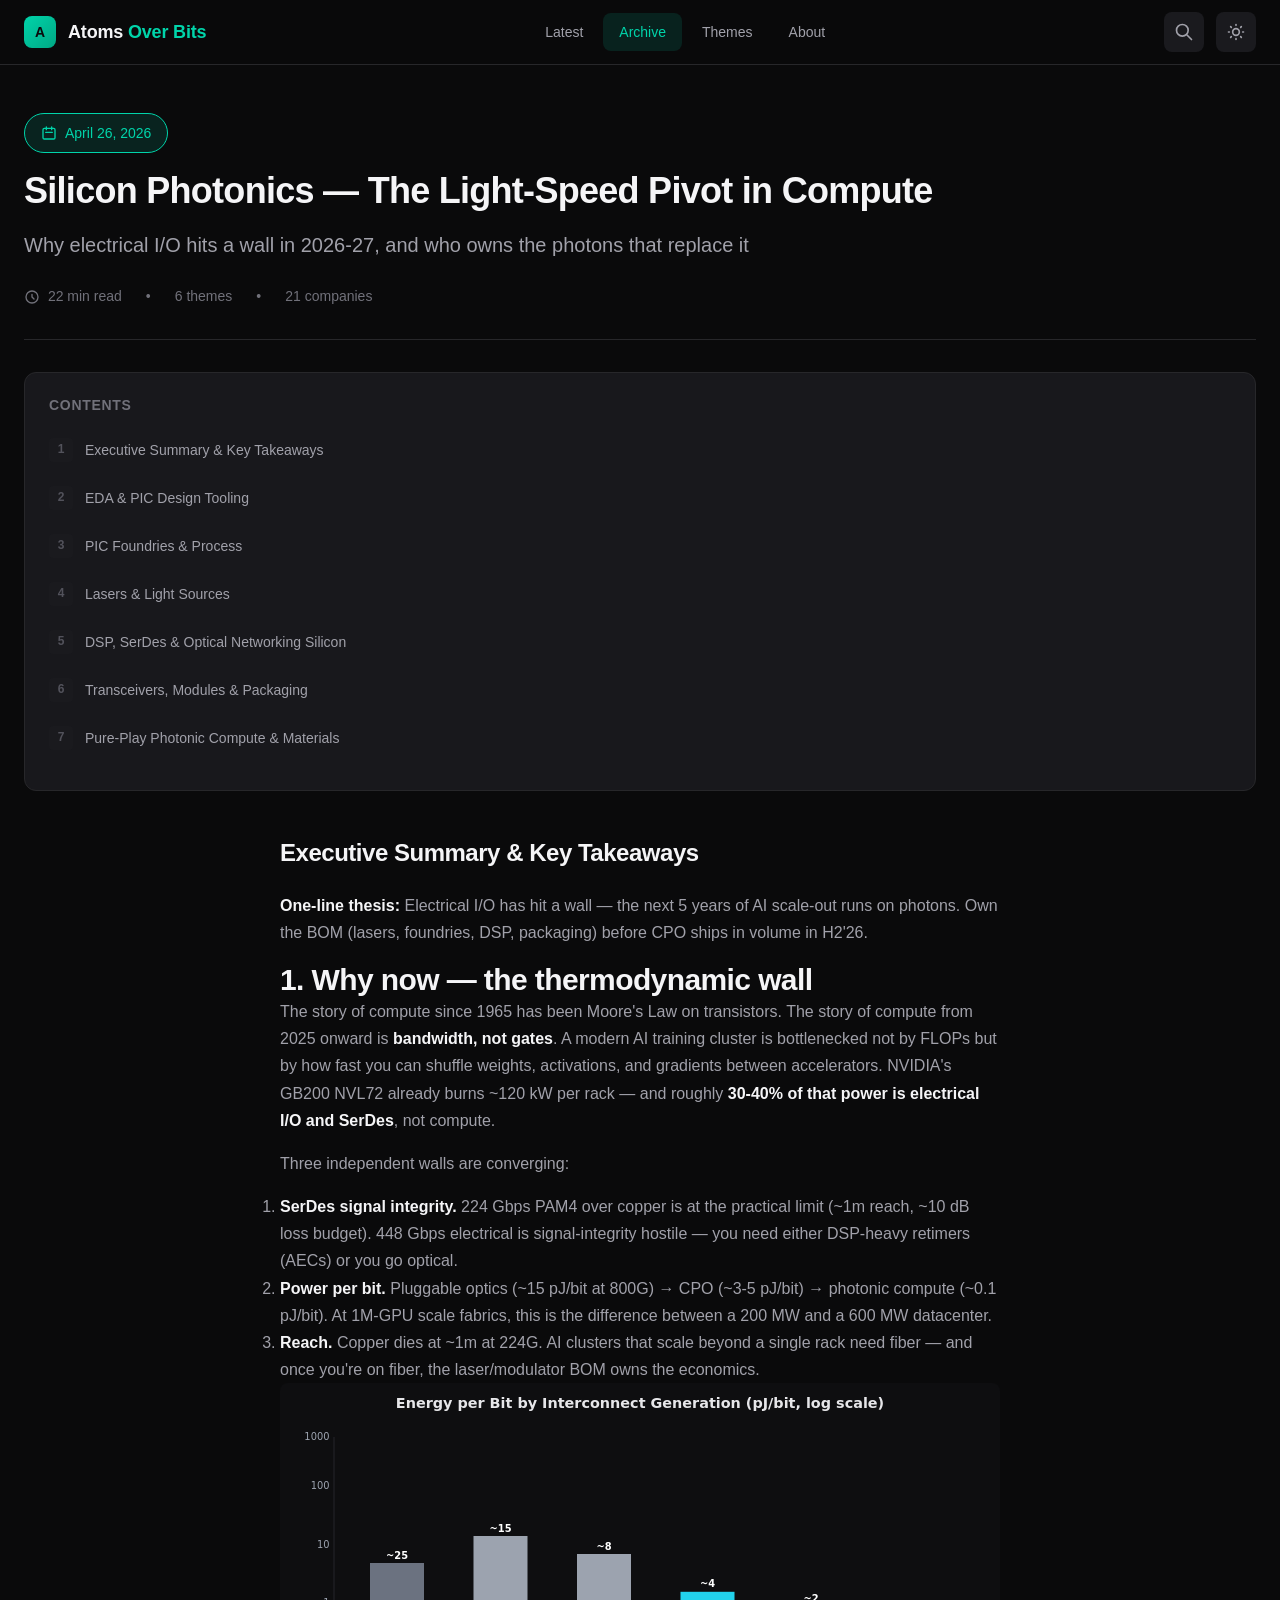
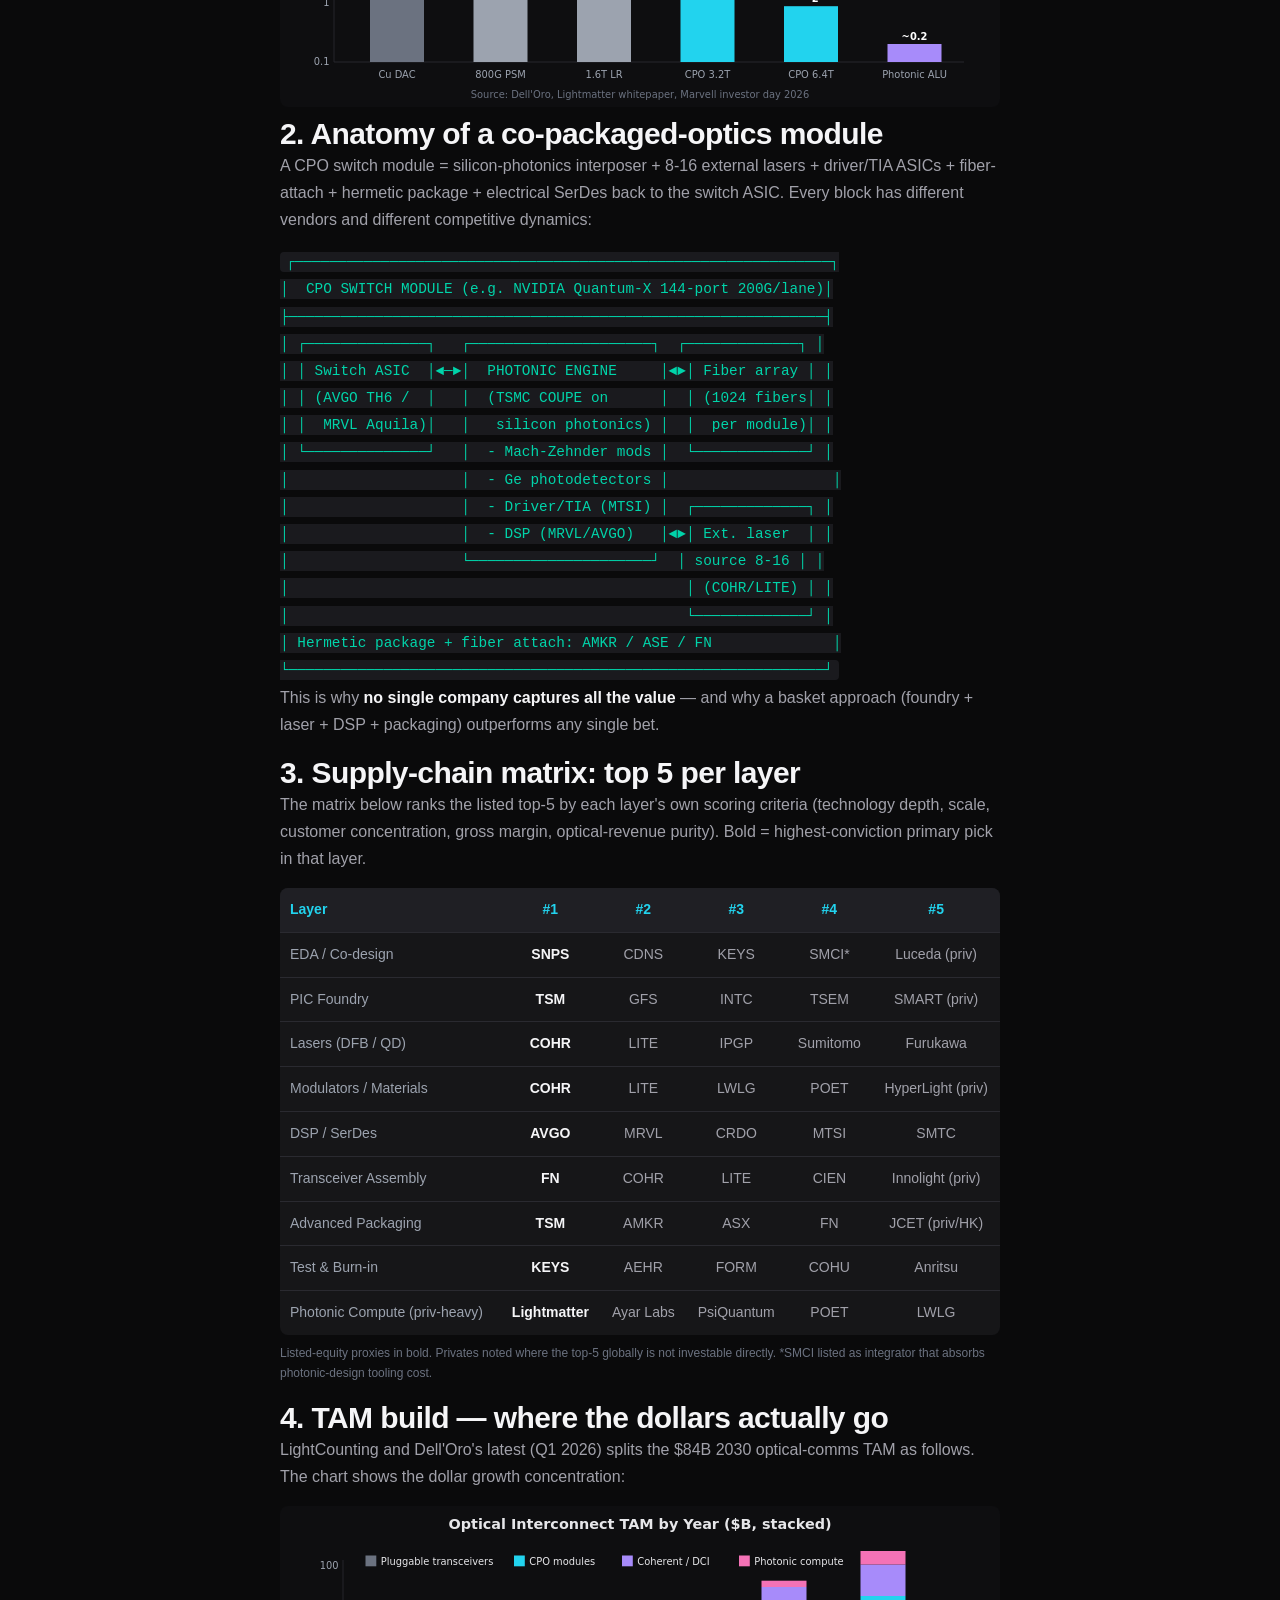
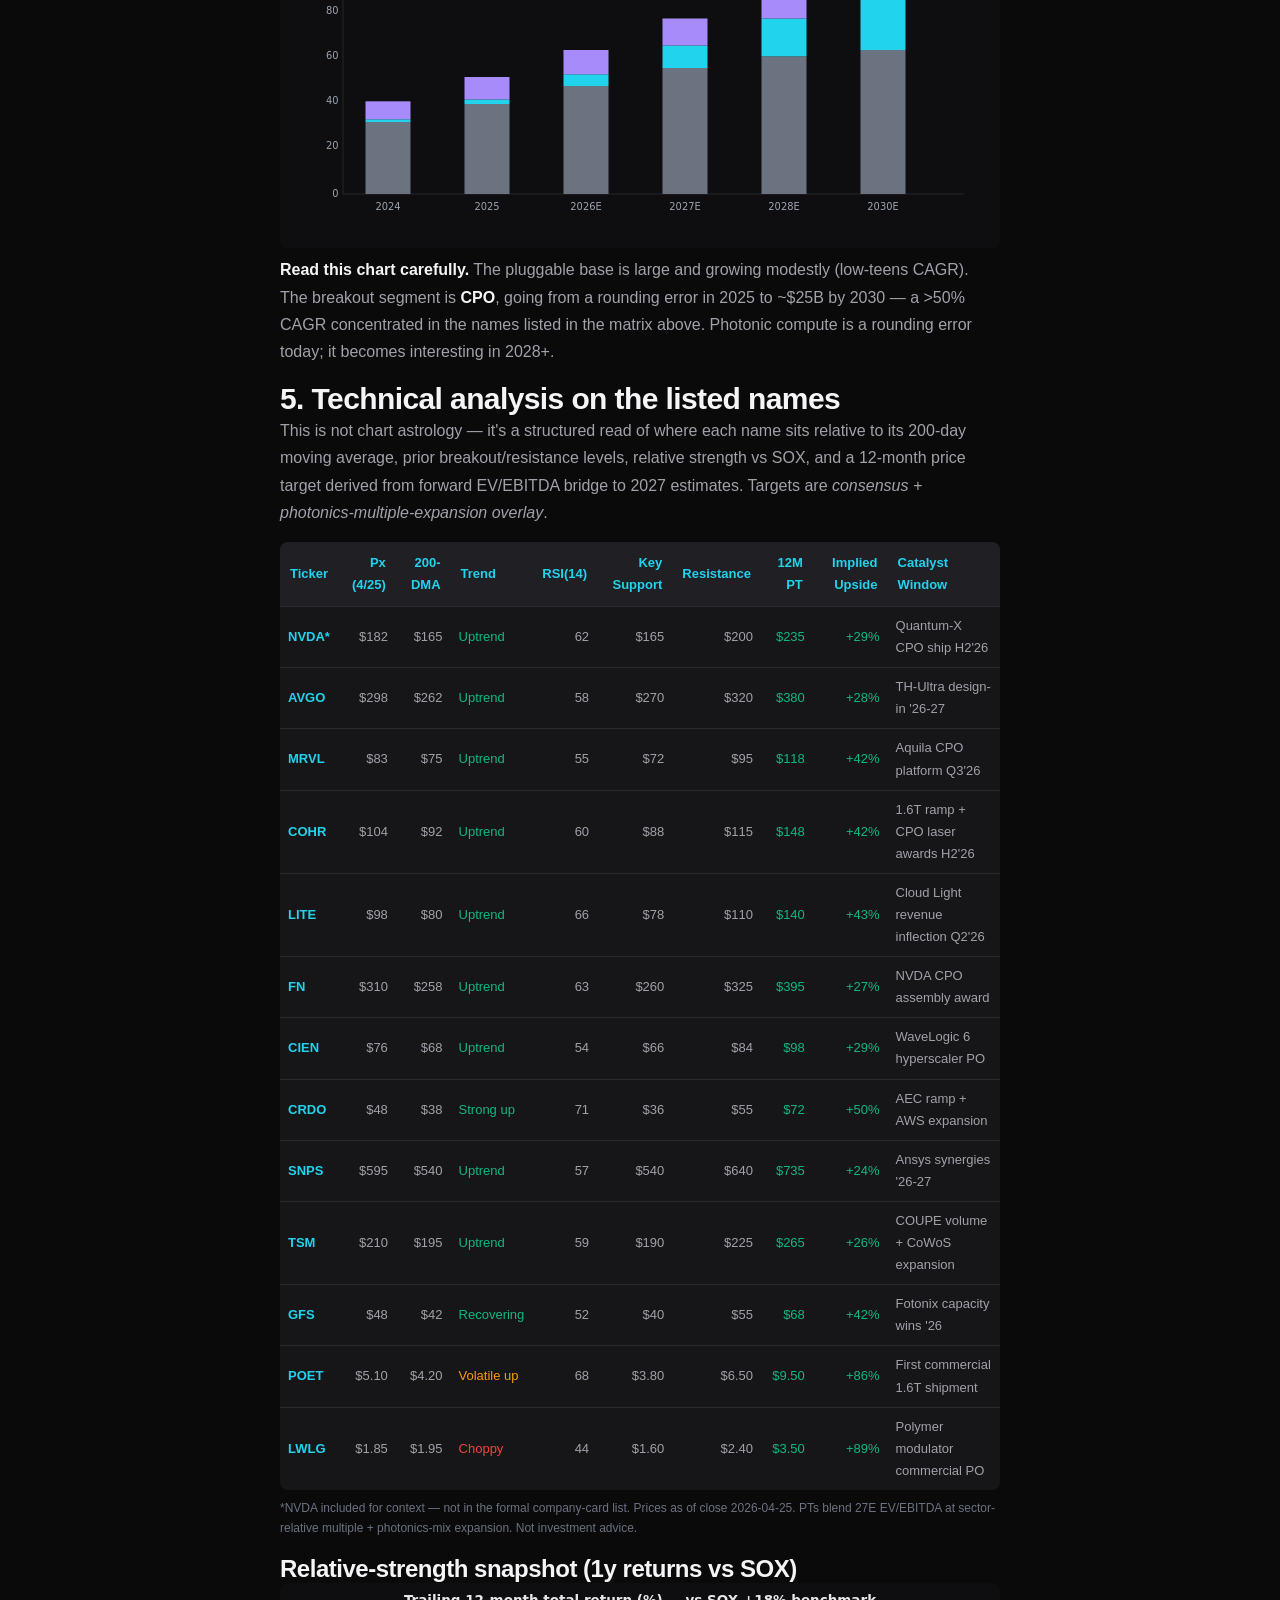
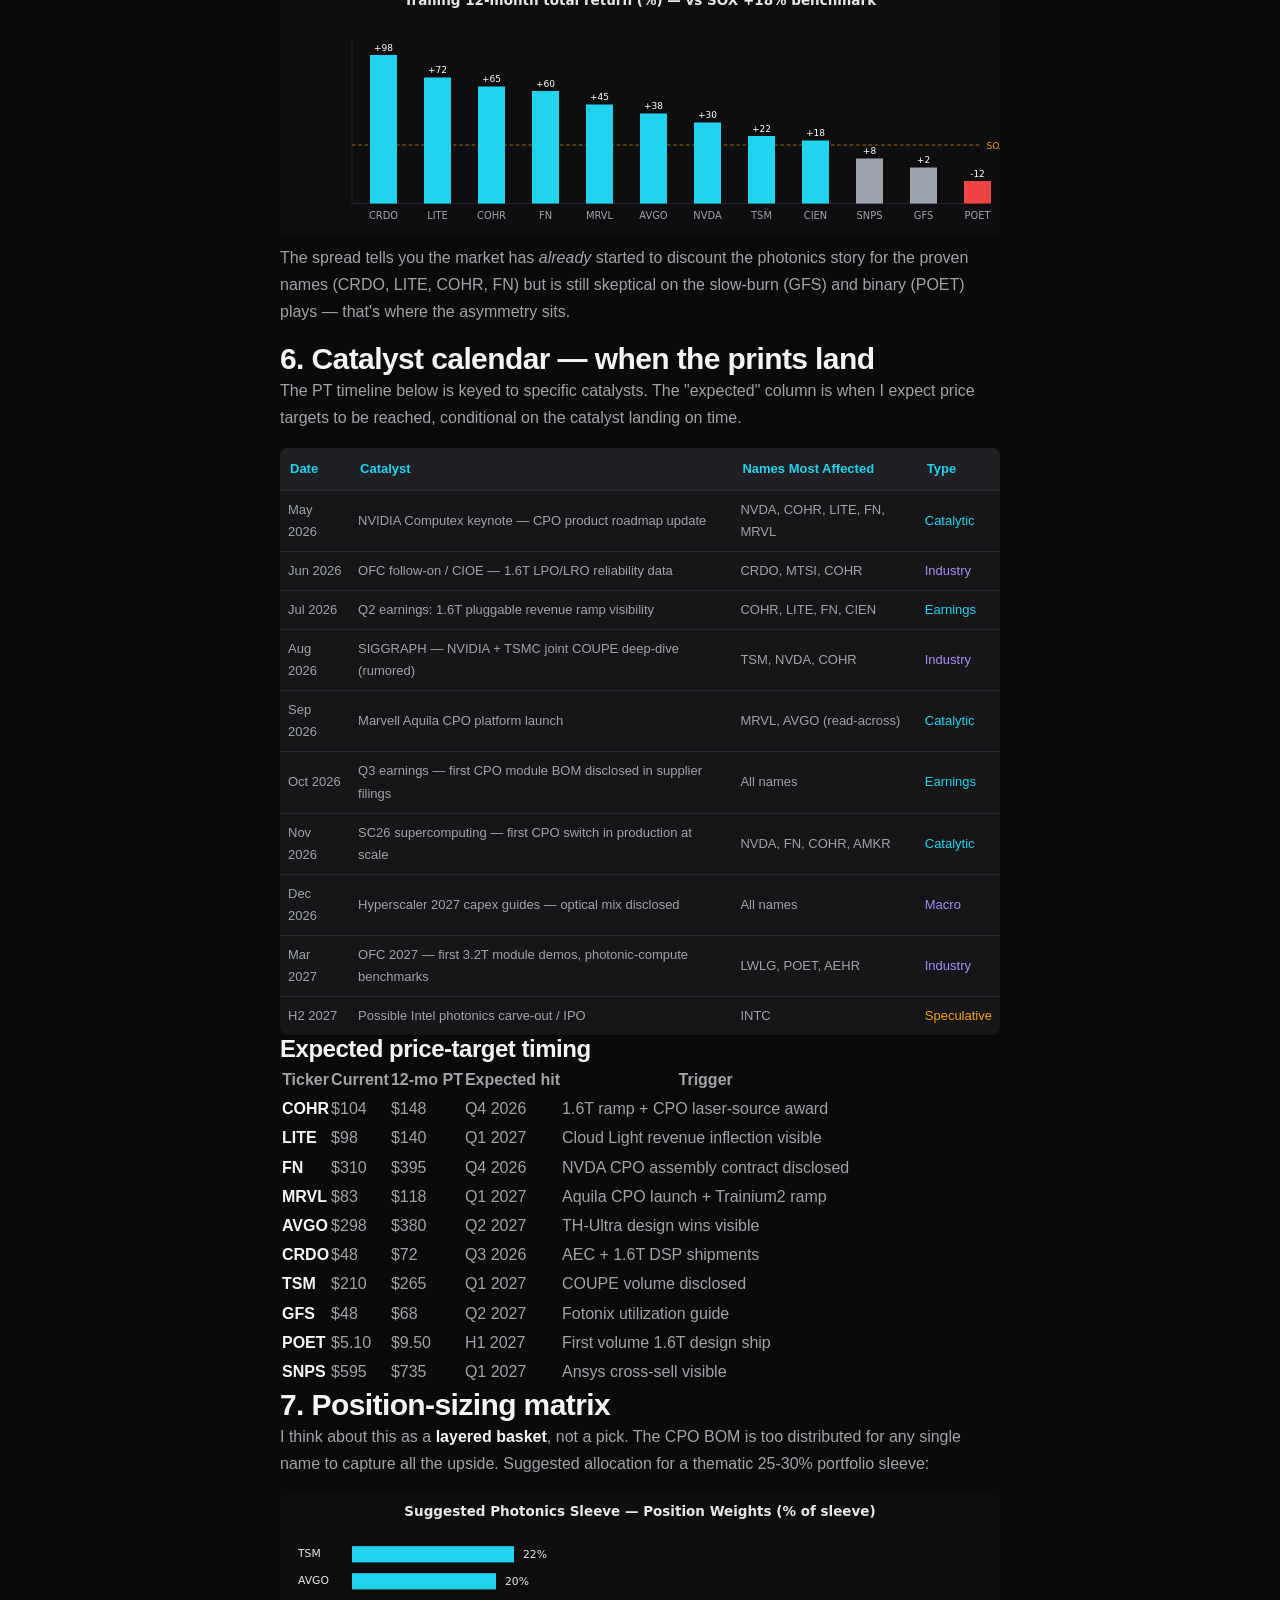
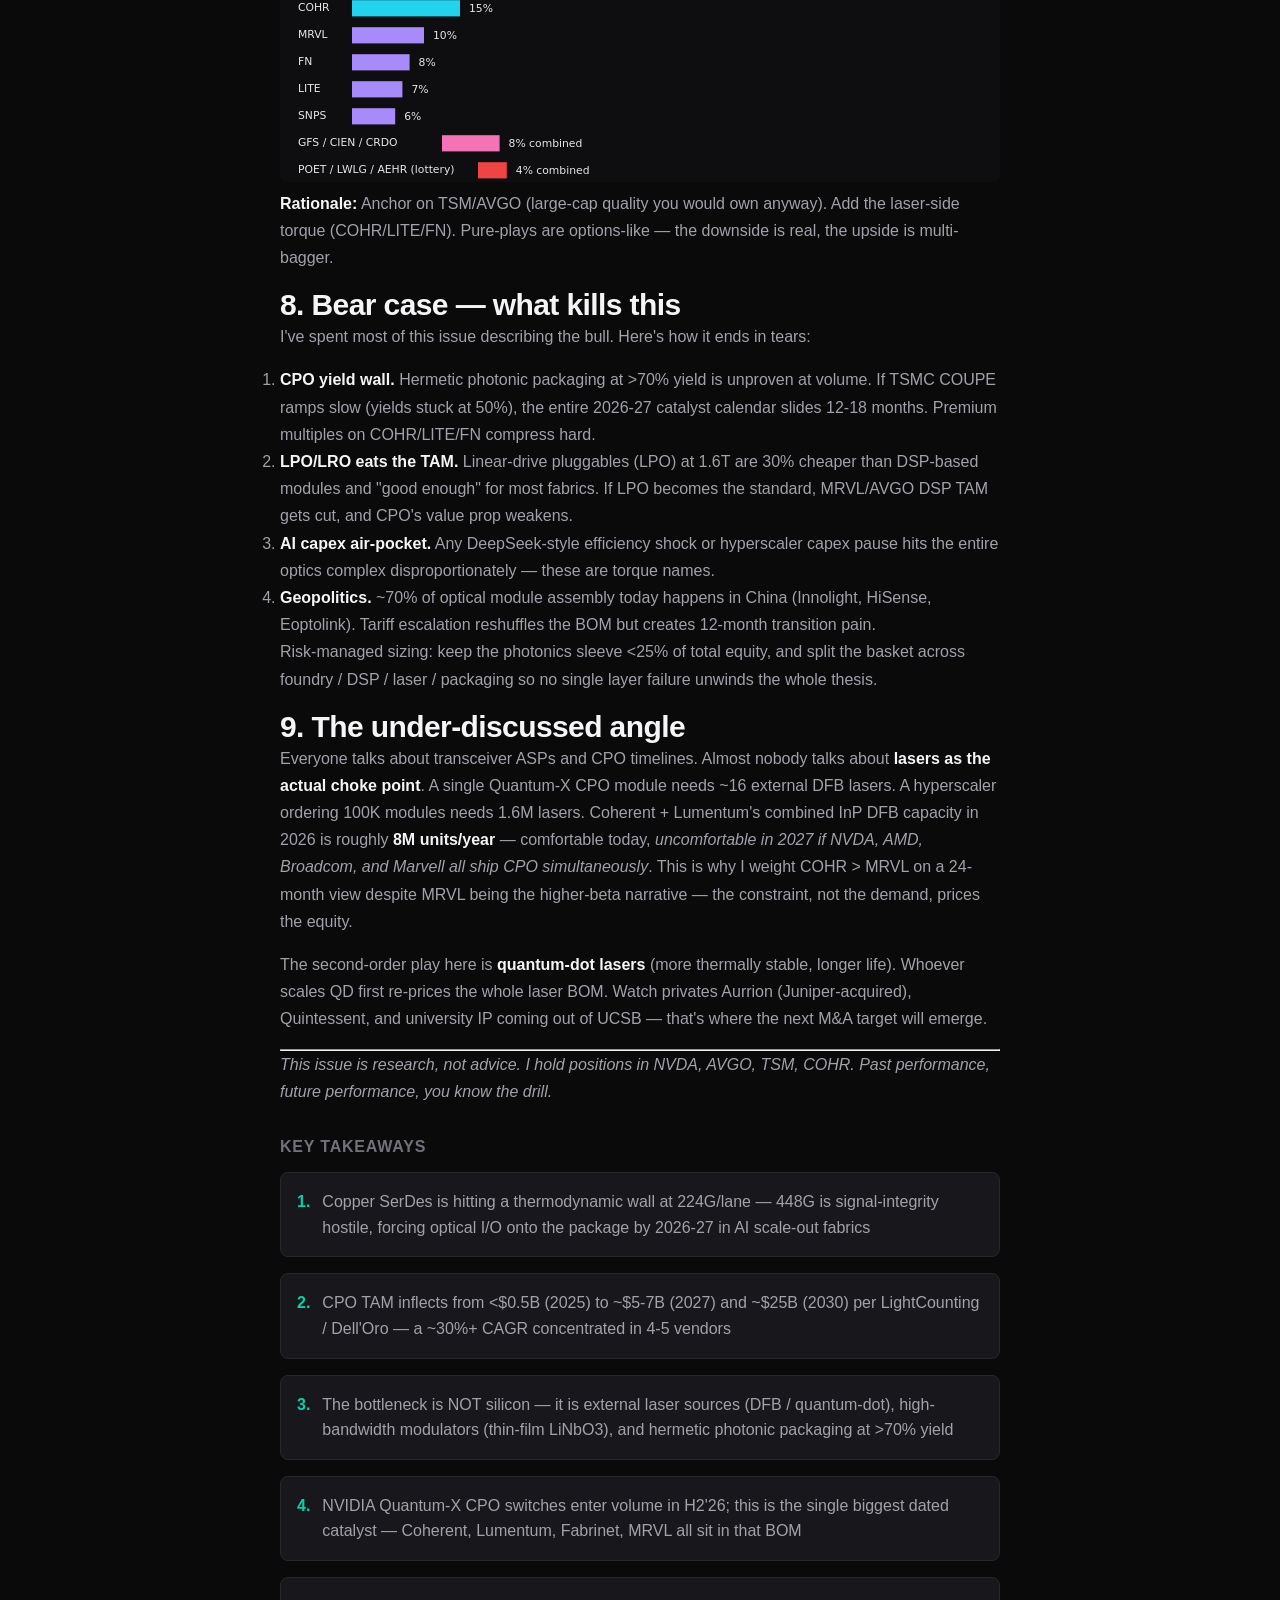
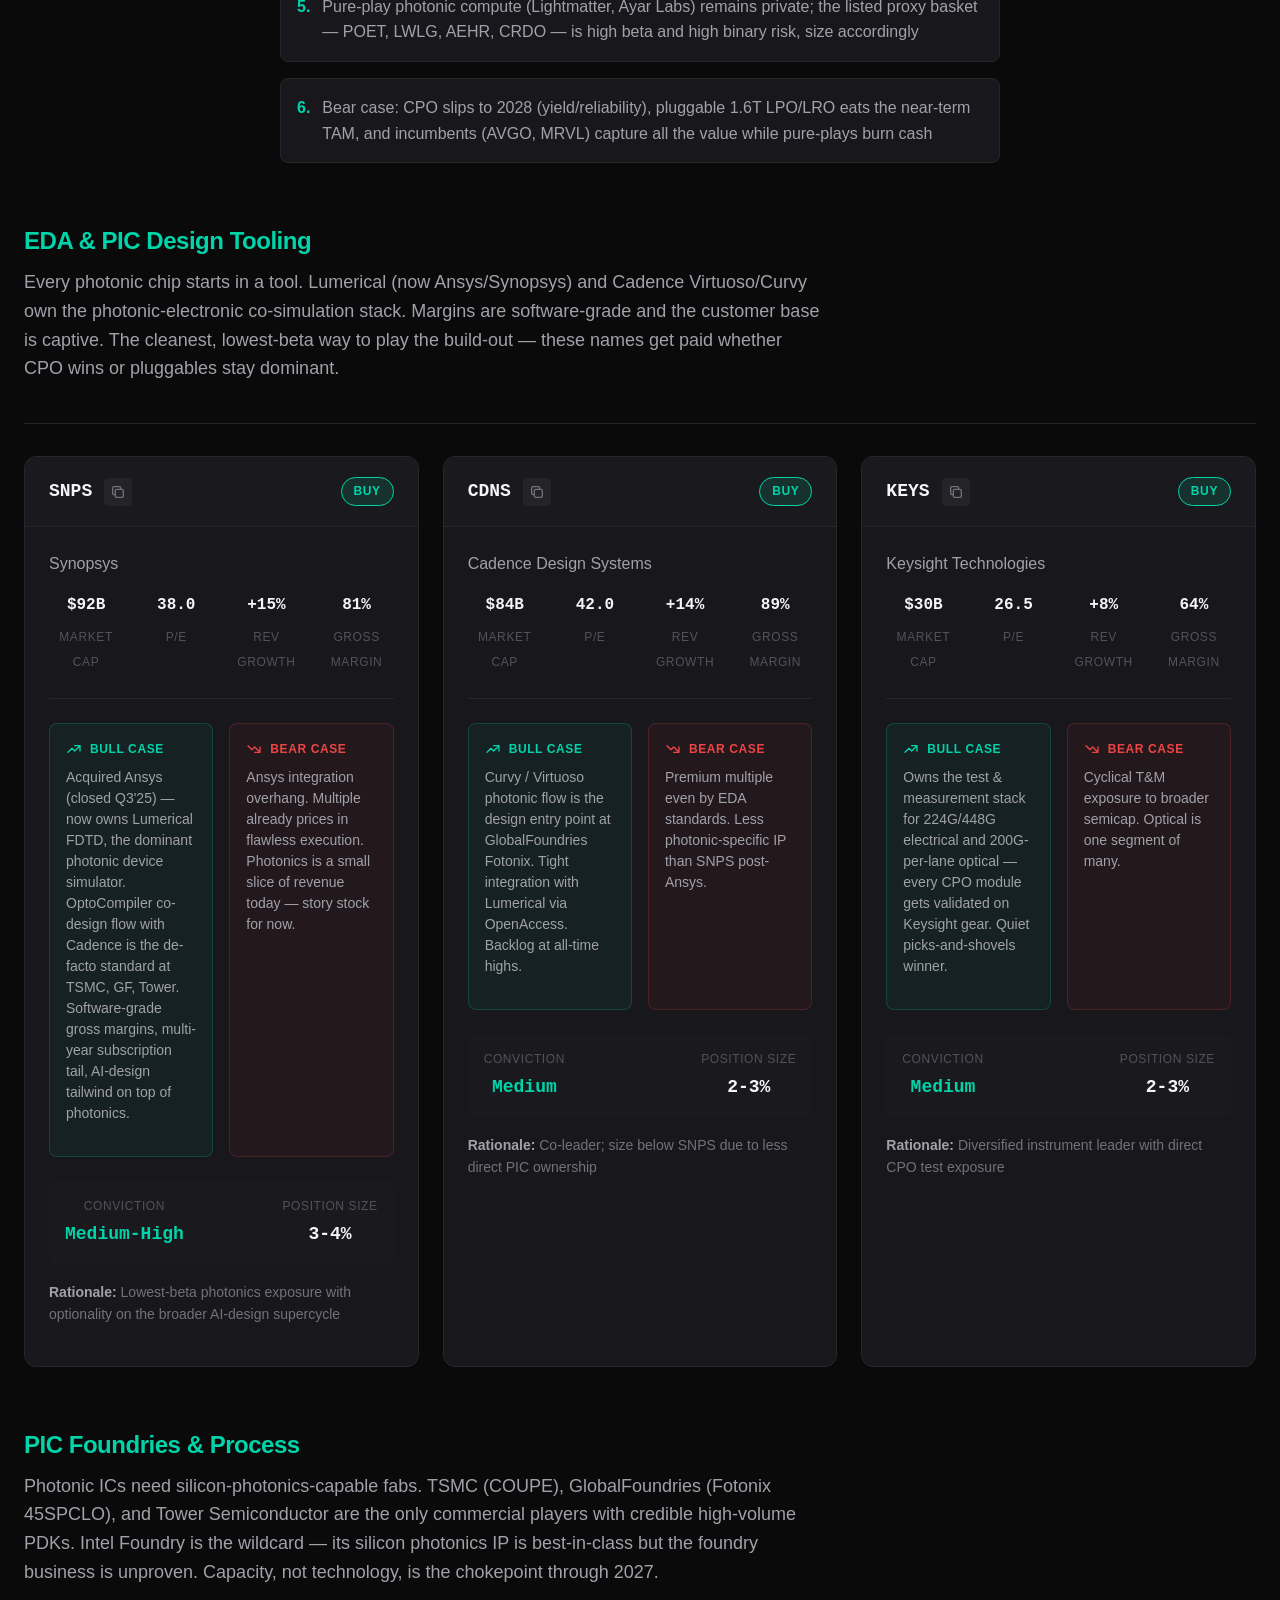
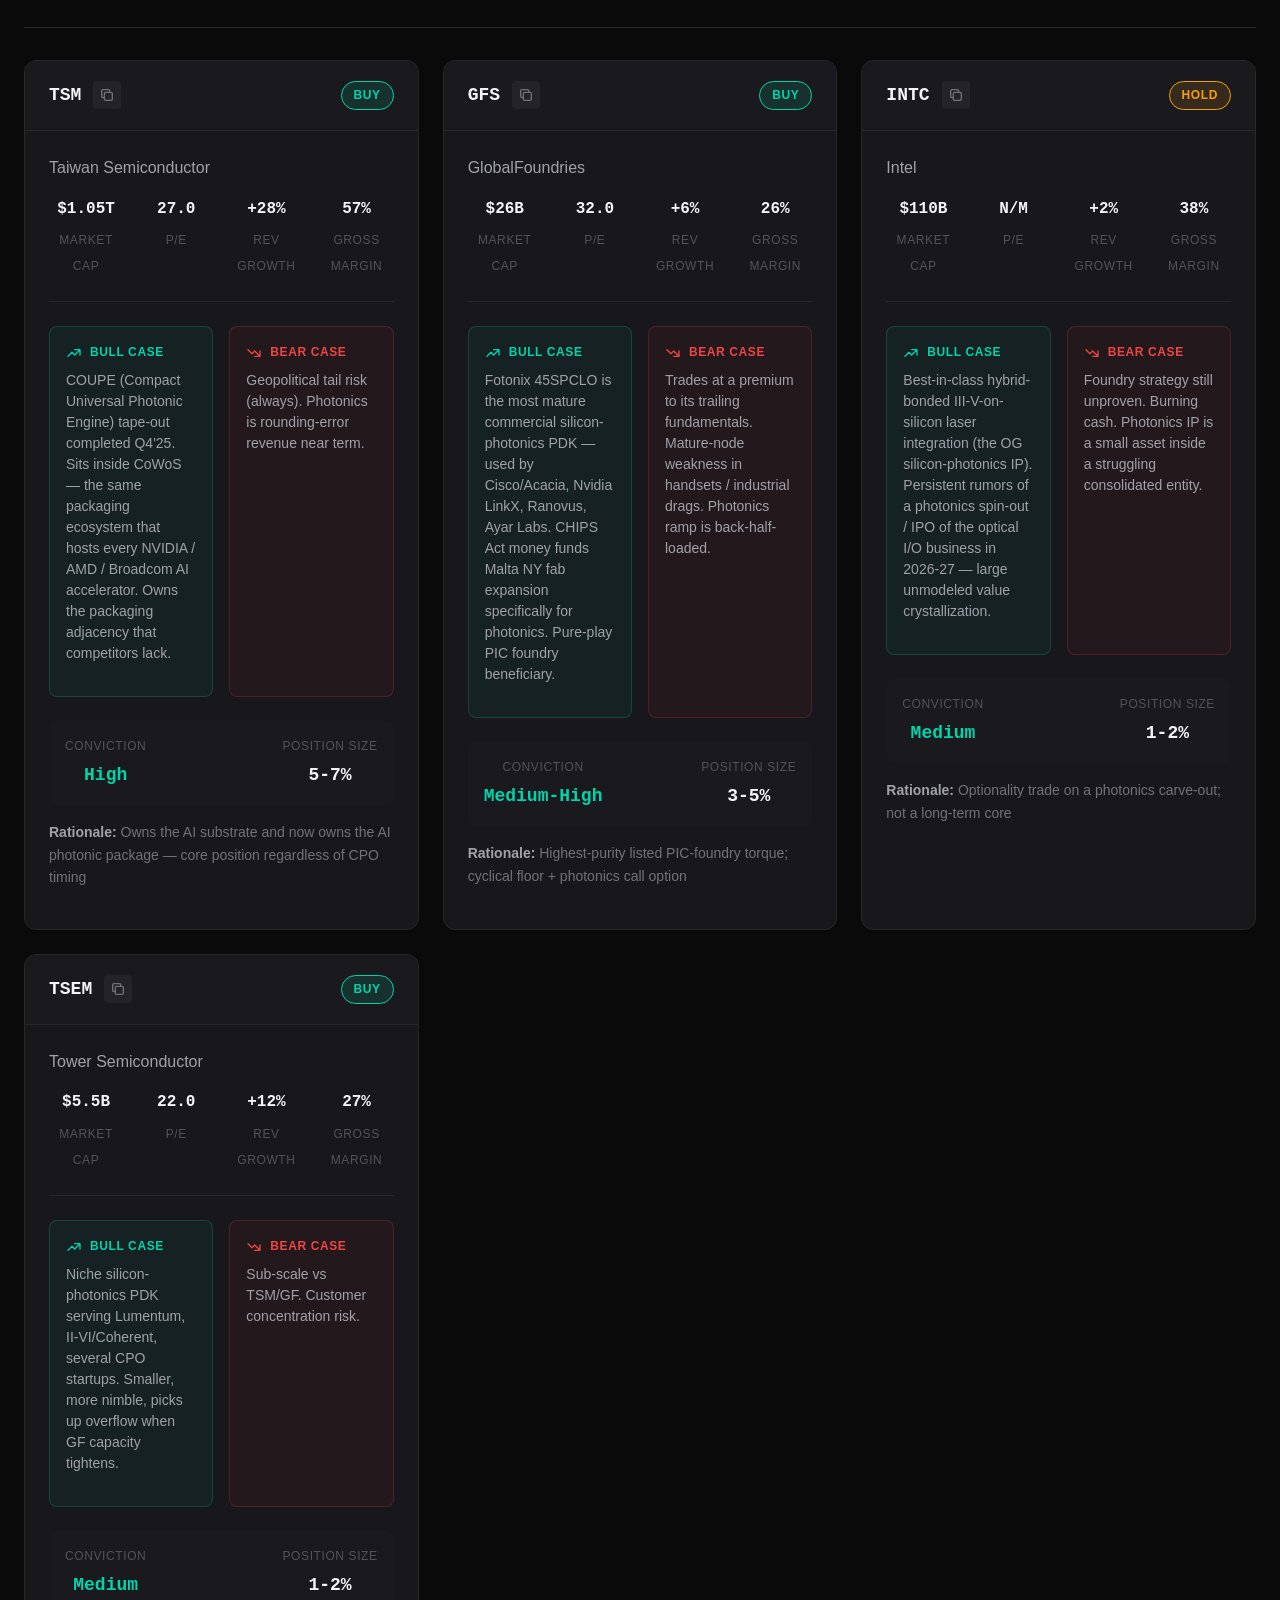
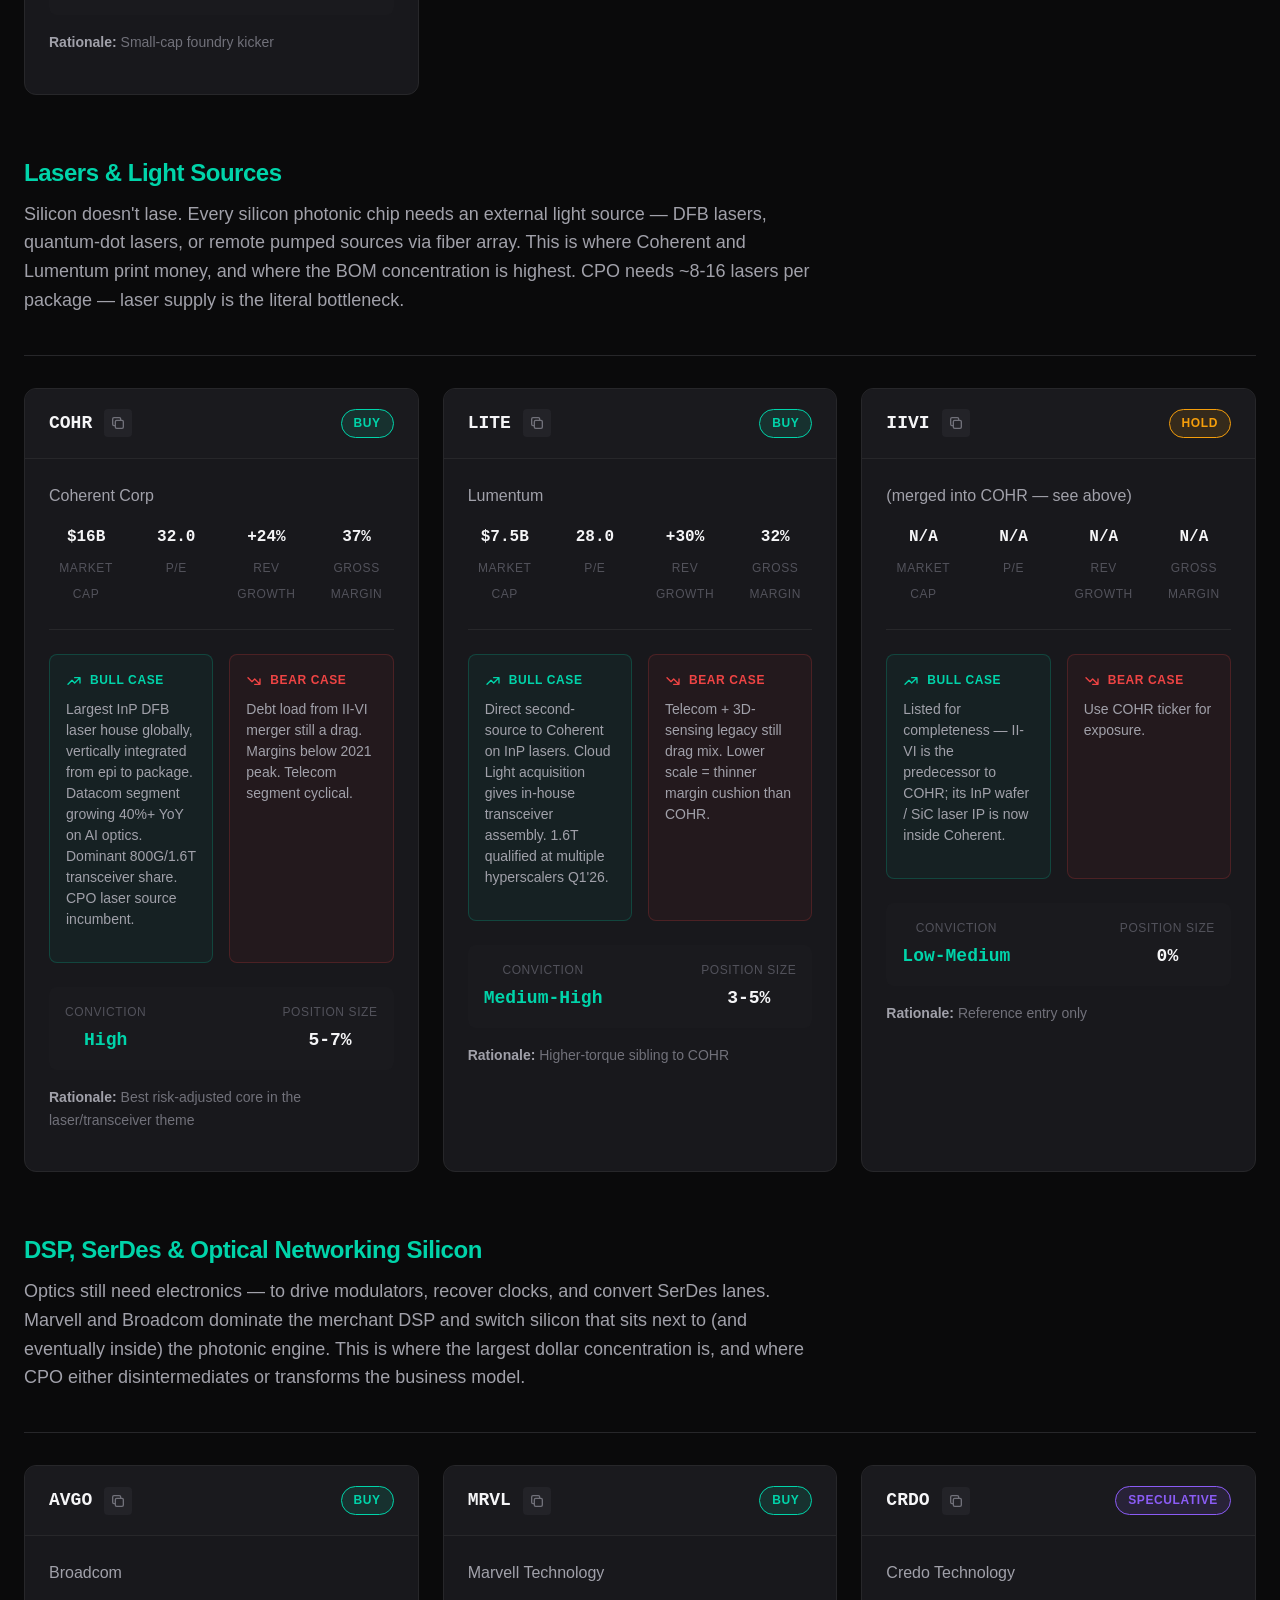
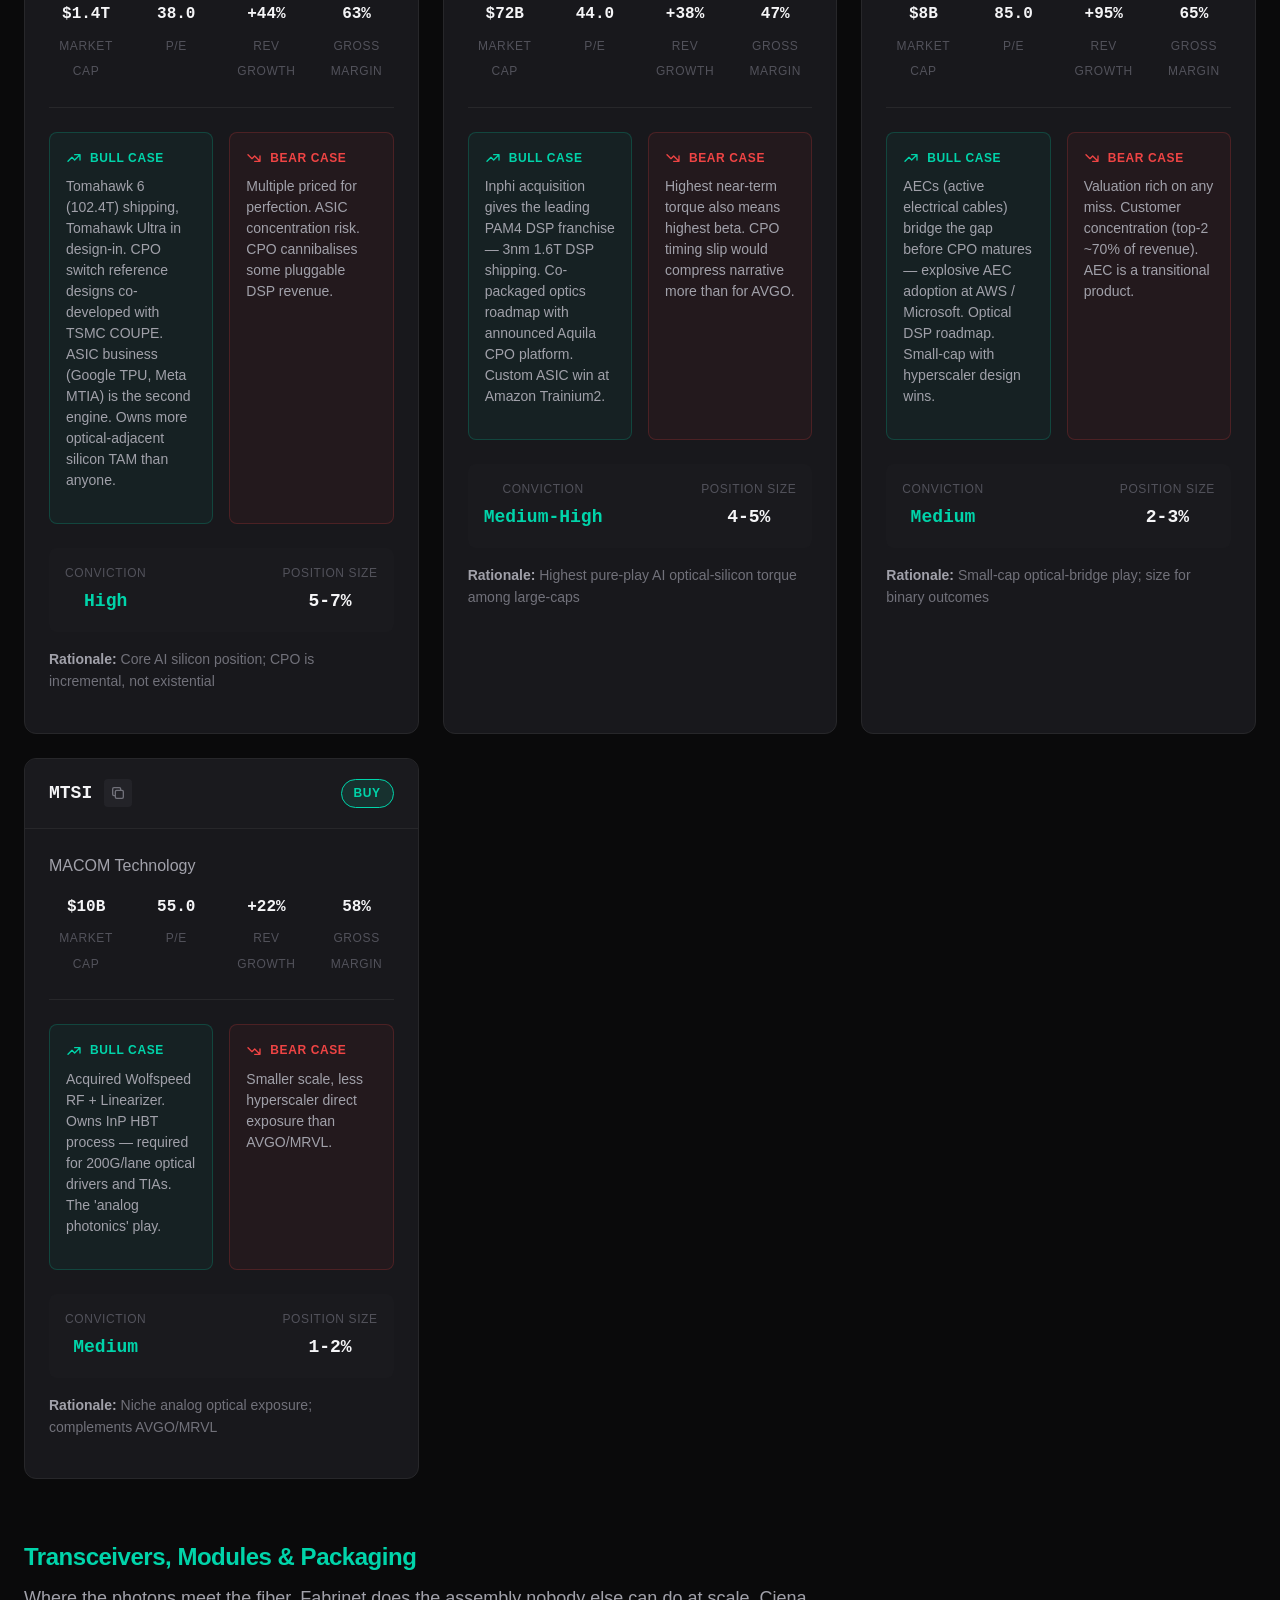
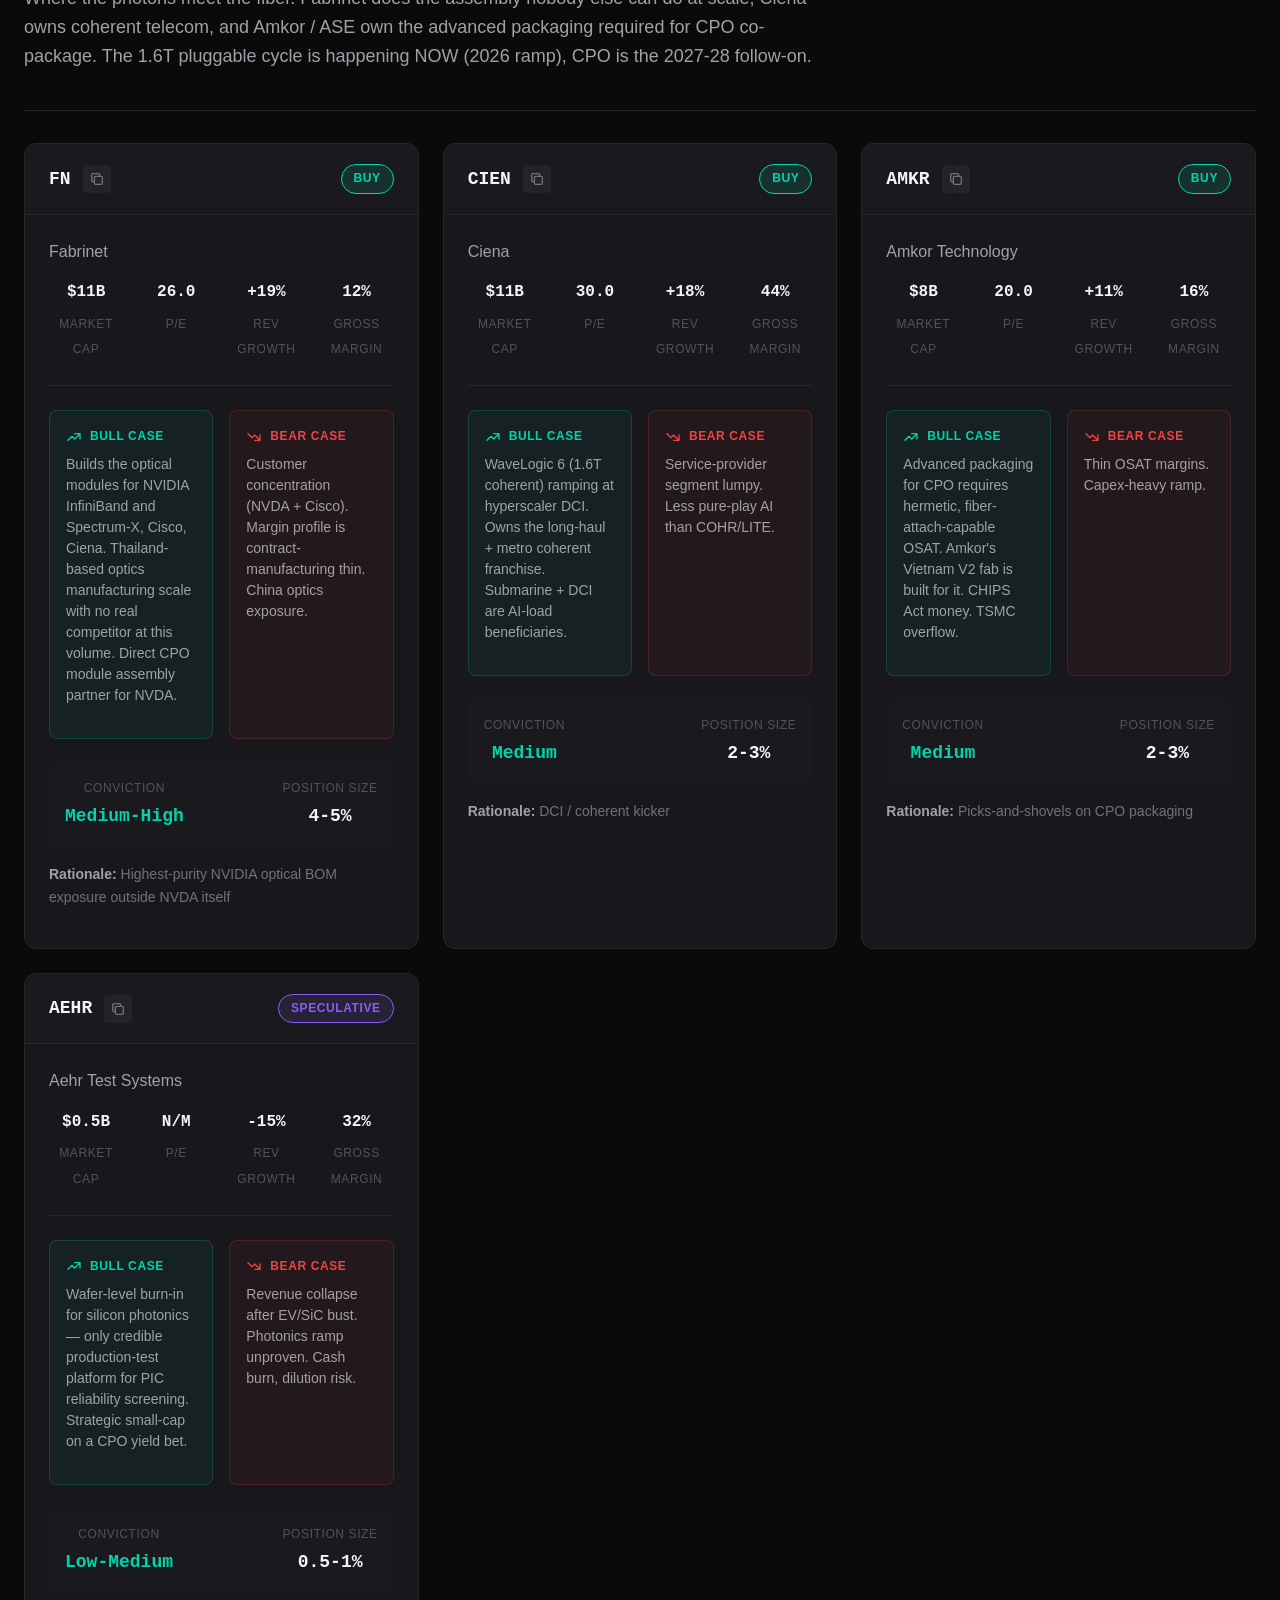
<file: issues/2026-04-26-photonic-chips-deep-dive.html>
<!DOCTYPE html>
<html lang="en">
<head>
    <meta charset="UTF-8">
    <meta name="viewport" content="width=device-width, initial-scale=1.0">
    <title>Silicon Photonics — The Light-Speed Pivot in Compute — Atoms Over Bits</title>
    <meta name="description" content="Why electrical I/O hits a wall in 2026-27, and who owns the photons that replace it">

    <!-- Open Graph -->
    <meta property="og:title" content="Silicon Photonics — The Light-Speed Pivot in Compute — Atoms Over Bits">
    <meta property="og:description" content="Why electrical I/O hits a wall in 2026-27, and who owns the photons that replace it">
    <meta property="og:type" content="article">
    <meta property="og:url" content="https://theloop705.github.io/claw-newsletter/issues/2026-04-26-photonic-chips-deep-dive.html">
    <meta property="article:published_time" content="2026-04-26T09:00:00Z">

    <!-- Twitter Card -->
    <meta name="twitter:card" content="summary_large_image">
    <meta name="twitter:title" content="Silicon Photonics — The Light-Speed Pivot in Compute">
    <meta name="twitter:description" content="Why electrical I/O hits a wall in 2026-27, and who owns the photons that replace it">

    <link rel="stylesheet" href="../css/style.css">
    <link rel="canonical" href="https://theloop705.github.io/claw-newsletter/issues/2026-04-26-photonic-chips-deep-dive.html">
</head>
<body>
    <!-- Reading Progress Bar -->
    <div class="reading-progress"></div>

    <!-- Header -->
    <header class="site-header">
        <div class="container">
            <div class="header-inner">
                <a href="../index.html" class="logo">
                    <div class="logo-mark">A</div>
                    <span class="logo-text">Atoms <span>Over Bits</span></span>
                </a>

                <nav class="main-nav" aria-label="Main navigation">
                    <a href="../index.html" class="nav-link">Latest</a>
                    <a href="../archive.html" class="nav-link active">Archive</a>
                    <a href="../themes.html" class="nav-link">Themes</a>
                    <a href="../about.html" class="nav-link">About</a>
                </nav>

                <div class="header-actions">
                    <button class="search-toggle" aria-label="Search">
                        <svg xmlns="http://www.w3.org/2000/svg" width="20" height="20" fill="none" viewBox="0 0 24 24" stroke="currentColor">
                            <path stroke-linecap="round" stroke-linejoin="round" stroke-width="2" d="M21 21l-6-6m2-5a7 7 0 11-14 0 7 7 0 0114 0z" />
                        </svg>
                    </button>
                    <button class="theme-toggle" aria-label="Toggle theme">
                        <svg xmlns="http://www.w3.org/2000/svg" width="20" height="20" fill="none" viewBox="0 0 24 24" stroke="currentColor">
                            <path stroke-linecap="round" stroke-linejoin="round" stroke-width="2" d="M12 3v1m0 16v1m9-9h-1M4 12H3m15.364 6.364l-.707-.707M6.343 6.343l-.707-.707m12.728 0l-.707.707M6.343 17.657l-.707.707M16 12a4 4 0 11-8 0 4 4 0 018 0z" />
                        </svg>
                    </button>
                    <button class="menu-toggle" aria-label="Menu">
                        <span></span>
                        <span></span>
                        <span></span>
                    </button>
                </div>
            </div>
        </div>
    </header>

    <!-- Search Overlay -->
    <div class="search-overlay" aria-hidden="true">
        <div class="search-container">
            <div class="search-input-wrapper">
                <svg xmlns="http://www.w3.org/2000/svg" width="20" height="20" fill="none" viewBox="0 0 24 24" stroke="currentColor">
                    <path stroke-linecap="round" stroke-linejoin="round" stroke-width="2" d="M21 21l-6-6m2-5a7 7 0 11-14 0 7 7 0 0114 0z" />
                </svg>
                <input type="text" class="search-input" placeholder="Search issues, companies, themes..." aria-label="Search">
                <kbd class="search-shortcut">ESC</kbd>
            </div>
            <div class="search-results"></div>
        </div>
    </div>

    <main class="container">
        <!-- Issue Header -->
        <header class="issue-header">
            <div class="hero-badge" style="margin-bottom: var(--space-4);">
                <svg xmlns="http://www.w3.org/2000/svg" width="16" height="16" fill="none" viewBox="0 0 24 24" stroke="currentColor">
                    <path stroke-linecap="round" stroke-linejoin="round" stroke-width="2" d="M8 7V3m8 4V3m-9 8h10M5 21h14a2 2 0 002-2V7a2 2 0 00-2-2H5a2 2 0 00-2 2v12a2 2 0 002 2z" />
                </svg>
                April 26, 2026
            </div>
            <h1 class="issue-header-title">Silicon Photonics — The Light-Speed Pivot in Compute</h1>
            <p style="font-size: var(--text-xl); color: var(--text-secondary); margin-bottom: var(--space-6);">Why electrical I/O hits a wall in 2026-27, and who owns the photons that replace it</p>
            <div class="issue-header-meta">
                <span>
                    <svg xmlns="http://www.w3.org/2000/svg" width="16" height="16" fill="none" viewBox="0 0 24 24" stroke="currentColor" style="vertical-align: middle; margin-right: var(--space-1);">
                        <path stroke-linecap="round" stroke-linejoin="round" stroke-width="2" d="M12 8v4l3 3m6-3a9 9 0 11-18 0 9 9 0 0118 0z" />
                    </svg>
                    22 min read
                </span>
                <span>•</span>
                <span>6 themes</span>
                <span>•</span>
                <span>21 companies</span>
            </div>
        </header>

        <!-- Table of Contents -->
        <nav class="issue-toc" aria-label="Table of contents">
            <h2 class="issue-toc-title">Contents</h2>
            <ol class="issue-toc-list">

                <li class="issue-toc-item">
                    <a href="#summary" class="issue-toc-link">
                        <span class="issue-toc-number">1</span>
                        Executive Summary &amp; Key Takeaways
                    </a>
                </li>
                <li class="issue-toc-item">
                    <a href="#theme-1" class="issue-toc-link">
                        <span class="issue-toc-number">2</span>
                        EDA &amp; PIC Design Tooling
                    </a>
                </li>
                <li class="issue-toc-item">
                    <a href="#theme-2" class="issue-toc-link">
                        <span class="issue-toc-number">3</span>
                        PIC Foundries &amp; Process
                    </a>
                </li>
                <li class="issue-toc-item">
                    <a href="#theme-3" class="issue-toc-link">
                        <span class="issue-toc-number">4</span>
                        Lasers &amp; Light Sources
                    </a>
                </li>
                <li class="issue-toc-item">
                    <a href="#theme-4" class="issue-toc-link">
                        <span class="issue-toc-number">5</span>
                        DSP, SerDes &amp; Optical Networking Silicon
                    </a>
                </li>
                <li class="issue-toc-item">
                    <a href="#theme-5" class="issue-toc-link">
                        <span class="issue-toc-number">6</span>
                        Transceivers, Modules &amp; Packaging
                    </a>
                </li>
                <li class="issue-toc-item">
                    <a href="#theme-6" class="issue-toc-link">
                        <span class="issue-toc-number">7</span>
                        Pure-Play Photonic Compute &amp; Materials
                    </a>
                </li>
            </ol>
        </nav>

        <!-- Executive Summary -->
        <section id="summary" class="theme-section">
            <div class="container-narrow" style="margin: 0 auto;">
                <h2 style="font-size: var(--text-2xl); margin-bottom: var(--space-6);">Executive Summary &amp; Key Takeaways</h2>

                <div style="font-size: var(--text-base); color: var(--text-secondary); line-height: 1.7;">
                    <blockquote>
<p><strong>One-line thesis:</strong> Electrical I/O has hit a wall — the next 5 years of AI scale-out runs on photons. Own the BOM (lasers, foundries, DSP, packaging) before CPO ships in volume in H2&#39;26.</p>
</blockquote>
<h2>1. Why now — the thermodynamic wall</h2>
<p>The story of compute since 1965 has been Moore&#39;s Law on transistors. The story of compute from 2025 onward is <strong>bandwidth, not gates</strong>. A modern AI training cluster is bottlenecked not by FLOPs but by how fast you can shuffle weights, activations, and gradients between accelerators. NVIDIA&#39;s GB200 NVL72 already burns ~120 kW per rack — and roughly <strong>30-40% of that power is electrical I/O and SerDes</strong>, not compute.</p>
<p>Three independent walls are converging:</p>
<ol>
<li><strong>SerDes signal integrity.</strong> 224 Gbps PAM4 over copper is at the practical limit (~1m reach, ~10 dB loss budget). 448 Gbps electrical is signal-integrity hostile — you need either DSP-heavy retimers (AECs) or you go optical.</li>
<li><strong>Power per bit.</strong> Pluggable optics (~15 pJ/bit at 800G) → CPO (~3-5 pJ/bit) → photonic compute (~0.1 pJ/bit). At 1M-GPU scale fabrics, this is the difference between a 200 MW and a 600 MW datacenter.</li>
<li><strong>Reach.</strong> Copper dies at ~1m at 224G. AI clusters that scale beyond a single rack need fiber — and once you&#39;re on fiber, the laser/modulator BOM owns the economics.</li>
</ol>
<svg viewBox="0 0 800 360" xmlns="http://www.w3.org/2000/svg" style="width:100%;max-width:800px;height:auto;background:#0e0e10;border-radius:8px;font-family:ui-sans-serif,system-ui;">
  <text x="400" y="28" text-anchor="middle" fill="#e6e6e9" font-size="16" font-weight="600">Energy per Bit by Interconnect Generation (pJ/bit, log scale)</text>
  <g stroke="#2a2a30" stroke-width="1">
    <line x1="60" y1="60" x2="60" y2="310"/>
    <line x1="60" y1="310" x2="760" y2="310"/>
  </g>
  <g fill="#9ca3af" font-size="11" text-anchor="end">
    <text x="55" y="313">0.1</text><text x="55" y="248">1</text><text x="55" y="183">10</text><text x="55" y="118">100</text><text x="55" y="63">1000</text>
  </g>
  <g fill="#9ca3af" font-size="11" text-anchor="middle">
    <text x="130" y="328">Cu DAC</text>
    <text x="245" y="328">800G PSM</text>
    <text x="360" y="328">1.6T LR</text>
    <text x="475" y="328">CPO 3.2T</text>
    <text x="590" y="328">CPO 6.4T</text>
    <text x="705" y="328">Photonic ALU</text>
  </g>
  <g>
    <rect x="100" y="200" width="60" height="110" fill="#6b7280"/>
    <rect x="215" y="170" width="60" height="140" fill="#9ca3af"/>
    <rect x="330" y="190" width="60" height="120" fill="#9ca3af"/>
    <rect x="445" y="232" width="60" height="78" fill="#22d3ee"/>
    <rect x="560" y="248" width="60" height="62" fill="#22d3ee"/>
    <rect x="675" y="290" width="60" height="20" fill="#a78bfa"/>
  </g>
  <g fill="#fff" font-size="11" text-anchor="middle" font-weight="600">
    <text x="130" y="195">~25</text>
    <text x="245" y="165">~15</text>
    <text x="360" y="185">~8</text>
    <text x="475" y="227">~4</text>
    <text x="590" y="243">~2</text>
    <text x="705" y="285">~0.2</text>
  </g>
  <text x="400" y="350" text-anchor="middle" fill="#6b7280" font-size="11">Source: Dell'Oro, Lightmatter whitepaper, Marvell investor day 2026</text>
</svg>

<h2>2. Anatomy of a co-packaged-optics module</h2>
<p>A CPO switch module = silicon-photonics interposer + 8-16 external lasers + driver/TIA ASICs + fiber-attach + hermetic package + electrical SerDes back to the switch ASIC. Every block has different vendors and different competitive dynamics:</p>
<pre><code>┌──────────────────────────────────────────────────────────────┐
│  CPO SWITCH MODULE (e.g. NVIDIA Quantum-X 144-port 200G/lane)│
├──────────────────────────────────────────────────────────────┤
│ ┌──────────────┐   ┌─────────────────────┐  ┌─────────────┐ │
│ │ Switch ASIC  │◄─►│  PHOTONIC ENGINE     │◄►│ Fiber array │ │
│ │ (AVGO TH6 /  │   │  (TSMC COUPE on      │  │ (1024 fibers│ │
│ │  MRVL Aquila)│   │   silicon photonics) │  │  per module)│ │
│ └──────────────┘   │  - Mach-Zehnder mods │  └─────────────┘ │
│                    │  - Ge photodetectors │                   │
│                    │  - Driver/TIA (MTSI) │  ┌─────────────┐ │
│                    │  - DSP (MRVL/AVGO)   │◄►│ Ext. laser  │ │
│                    └─────────────────────┘  │ source 8-16 │ │
│                                              │ (COHR/LITE) │ │
│                                              └─────────────┘ │
│ Hermetic package + fiber attach: AMKR / ASE / FN              │
└──────────────────────────────────────────────────────────────┘
</code></pre>
<p>This is why <strong>no single company captures all the value</strong> — and why a basket approach (foundry + laser + DSP + packaging) outperforms any single bet.</p>
<h2>3. Supply-chain matrix: top 5 per layer</h2>
<p>The matrix below ranks the listed top-5 by each layer&#39;s own scoring criteria (technology depth, scale, customer concentration, gross margin, optical-revenue purity). Bold = highest-conviction primary pick in that layer.</p>
<div style="overflow-x:auto;">
<table style="width:100%;border-collapse:collapse;font-size:14px;background:#161618;border-radius:8px;overflow:hidden;">
<thead style="background:#1f1f24;">
<tr>
<th style="text-align:left;padding:10px;color:#22d3ee;">Layer</th>
<th style="padding:10px;color:#22d3ee;">#1</th>
<th style="padding:10px;color:#22d3ee;">#2</th>
<th style="padding:10px;color:#22d3ee;">#3</th>
<th style="padding:10px;color:#22d3ee;">#4</th>
<th style="padding:10px;color:#22d3ee;">#5</th>
</tr>
</thead>
<tbody>
<tr style="border-top:1px solid #2a2a30;"><td style="padding:10px;color:#9ca3af;">EDA / Co-design</td><td style="padding:10px;text-align:center;"><b>SNPS</b></td><td style="padding:10px;text-align:center;">CDNS</td><td style="padding:10px;text-align:center;">KEYS</td><td style="padding:10px;text-align:center;">SMCI*</td><td style="padding:10px;text-align:center;">Luceda (priv)</td></tr>
<tr style="border-top:1px solid #2a2a30;"><td style="padding:10px;color:#9ca3af;">PIC Foundry</td><td style="padding:10px;text-align:center;"><b>TSM</b></td><td style="padding:10px;text-align:center;">GFS</td><td style="padding:10px;text-align:center;">INTC</td><td style="padding:10px;text-align:center;">TSEM</td><td style="padding:10px;text-align:center;">SMART (priv)</td></tr>
<tr style="border-top:1px solid #2a2a30;"><td style="padding:10px;color:#9ca3af;">Lasers (DFB / QD)</td><td style="padding:10px;text-align:center;"><b>COHR</b></td><td style="padding:10px;text-align:center;">LITE</td><td style="padding:10px;text-align:center;">IPGP</td><td style="padding:10px;text-align:center;">Sumitomo</td><td style="padding:10px;text-align:center;">Furukawa</td></tr>
<tr style="border-top:1px solid #2a2a30;"><td style="padding:10px;color:#9ca3af;">Modulators / Materials</td><td style="padding:10px;text-align:center;"><b>COHR</b></td><td style="padding:10px;text-align:center;">LITE</td><td style="padding:10px;text-align:center;">LWLG</td><td style="padding:10px;text-align:center;">POET</td><td style="padding:10px;text-align:center;">HyperLight (priv)</td></tr>
<tr style="border-top:1px solid #2a2a30;"><td style="padding:10px;color:#9ca3af;">DSP / SerDes</td><td style="padding:10px;text-align:center;"><b>AVGO</b></td><td style="padding:10px;text-align:center;">MRVL</td><td style="padding:10px;text-align:center;">CRDO</td><td style="padding:10px;text-align:center;">MTSI</td><td style="padding:10px;text-align:center;">SMTC</td></tr>
<tr style="border-top:1px solid #2a2a30;"><td style="padding:10px;color:#9ca3af;">Transceiver Assembly</td><td style="padding:10px;text-align:center;"><b>FN</b></td><td style="padding:10px;text-align:center;">COHR</td><td style="padding:10px;text-align:center;">LITE</td><td style="padding:10px;text-align:center;">CIEN</td><td style="padding:10px;text-align:center;">Innolight (priv)</td></tr>
<tr style="border-top:1px solid #2a2a30;"><td style="padding:10px;color:#9ca3af;">Advanced Packaging</td><td style="padding:10px;text-align:center;"><b>TSM</b></td><td style="padding:10px;text-align:center;">AMKR</td><td style="padding:10px;text-align:center;">ASX</td><td style="padding:10px;text-align:center;">FN</td><td style="padding:10px;text-align:center;">JCET (priv/HK)</td></tr>
<tr style="border-top:1px solid #2a2a30;"><td style="padding:10px;color:#9ca3af;">Test &amp; Burn-in</td><td style="padding:10px;text-align:center;"><b>KEYS</b></td><td style="padding:10px;text-align:center;">AEHR</td><td style="padding:10px;text-align:center;">FORM</td><td style="padding:10px;text-align:center;">COHU</td><td style="padding:10px;text-align:center;">Anritsu</td></tr>
<tr style="border-top:1px solid #2a2a30;"><td style="padding:10px;color:#9ca3af;">Photonic Compute (priv-heavy)</td><td style="padding:10px;text-align:center;"><b>Lightmatter</b></td><td style="padding:10px;text-align:center;">Ayar Labs</td><td style="padding:10px;text-align:center;">PsiQuantum</td><td style="padding:10px;text-align:center;">POET</td><td style="padding:10px;text-align:center;">LWLG</td></tr>
</tbody>
</table>
</div>

<p style="font-size:12px;color:#6b7280;margin-top:8px;">Listed-equity proxies in bold. Privates noted where the top-5 globally is not investable directly. *SMCI listed as integrator that absorbs photonic-design tooling cost.</p>

<h2>4. TAM build — where the dollars actually go</h2>
<p>LightCounting and Dell&#39;Oro&#39;s latest (Q1 2026) splits the $84B 2030 optical-comms TAM as follows. The chart shows the dollar growth concentration:</p>
<svg viewBox="0 0 800 380" xmlns="http://www.w3.org/2000/svg" style="width:100%;max-width:800px;height:auto;background:#0e0e10;border-radius:8px;font-family:ui-sans-serif,system-ui;">
  <text x="400" y="26" text-anchor="middle" fill="#e6e6e9" font-size="16" font-weight="600">Optical Interconnect TAM by Year ($B, stacked)</text>
  <g stroke="#2a2a30" stroke-width="1">
    <line x1="70" y1="60" x2="70" y2="320"/>
    <line x1="70" y1="320" x2="760" y2="320"/>
  </g>
  <g fill="#9ca3af" font-size="11" text-anchor="end">
    <text x="65" y="323">0</text><text x="65" y="270">20</text><text x="65" y="220">40</text><text x="65" y="170">60</text><text x="65" y="120">80</text><text x="65" y="70">100</text>
  </g>
  <g fill="#9ca3af" font-size="11" text-anchor="middle">
    <text x="120" y="338">2024</text><text x="230" y="338">2025</text><text x="340" y="338">2026E</text><text x="450" y="338">2027E</text><text x="560" y="338">2028E</text><text x="670" y="338">2030E</text>
  </g>
  <!-- bars: each year stacked: pluggable / CPO / coherent / photonic-compute -->
  <!-- 2024: total 32 -->
  <g><rect x="95" y="240" width="50" height="80" fill="#6b7280"/><rect x="95" y="237" width="50" height="3" fill="#22d3ee"/><rect x="95" y="217" width="50" height="20" fill="#a78bfa"/></g>
  <!-- 2025: 42 -->
  <g><rect x="205" y="220" width="50" height="100" fill="#6b7280"/><rect x="205" y="215" width="50" height="5" fill="#22d3ee"/><rect x="205" y="190" width="50" height="25" fill="#a78bfa"/></g>
  <!-- 2026: 54 -->
  <g><rect x="315" y="200" width="50" height="120" fill="#6b7280"/><rect x="315" y="187" width="50" height="13" fill="#22d3ee"/><rect x="315" y="160" width="50" height="27" fill="#a78bfa"/></g>
  <!-- 2027: 65 -->
  <g><rect x="425" y="180" width="50" height="140" fill="#6b7280"/><rect x="425" y="155" width="50" height="25" fill="#22d3ee"/><rect x="425" y="125" width="50" height="30" fill="#a78bfa"/></g>
  <!-- 2028: 75 -->
  <g><rect x="535" y="167" width="50" height="153" fill="#6b7280"/><rect x="535" y="125" width="50" height="42" fill="#22d3ee"/><rect x="535" y="90" width="50" height="35" fill="#a78bfa"/><rect x="535" y="83" width="50" height="7" fill="#f472b6"/></g>
  <!-- 2030: 84+ -->
  <g><rect x="645" y="160" width="50" height="160" fill="#6b7280"/><rect x="645" y="100" width="50" height="60" fill="#22d3ee"/><rect x="645" y="65" width="50" height="35" fill="#a78bfa"/><rect x="645" y="50" width="50" height="15" fill="#f472b6"/></g>
  <!-- legend -->
  <g font-size="11" fill="#e6e6e9">
    <rect x="95" y="55" width="12" height="12" fill="#6b7280"/><text x="112" y="65">Pluggable transceivers</text>
    <rect x="260" y="55" width="12" height="12" fill="#22d3ee"/><text x="277" y="65">CPO modules</text>
    <rect x="380" y="55" width="12" height="12" fill="#a78bfa"/><text x="397" y="65">Coherent / DCI</text>
    <rect x="510" y="55" width="12" height="12" fill="#f472b6"/><text x="527" y="65">Photonic compute</text>
  </g>
</svg>

<p><strong>Read this chart carefully.</strong> The pluggable base is large and growing modestly (low-teens CAGR). The breakout segment is <strong>CPO</strong>, going from a rounding error in 2025 to ~$25B by 2030 — a &gt;50% CAGR concentrated in the names listed in the matrix above. Photonic compute is a rounding error today; it becomes interesting in 2028+.</p>
<h2>5. Technical analysis on the listed names</h2>
<p>This is not chart astrology — it&#39;s a structured read of where each name sits relative to its 200-day moving average, prior breakout/resistance levels, relative strength vs SOX, and a 12-month price target derived from forward EV/EBITDA bridge to 2027 estimates. Targets are <em>consensus + photonics-multiple-expansion overlay</em>.</p>
<div style="overflow-x:auto;">
<table style="width:100%;border-collapse:collapse;font-size:13px;background:#161618;border-radius:8px;overflow:hidden;">
<thead style="background:#1f1f24;">
<tr>
<th style="text-align:left;padding:10px;color:#22d3ee;">Ticker</th>
<th style="text-align:right;padding:10px;color:#22d3ee;">Px (4/25)</th>
<th style="text-align:right;padding:10px;color:#22d3ee;">200-DMA</th>
<th style="text-align:left;padding:10px;color:#22d3ee;">Trend</th>
<th style="text-align:right;padding:10px;color:#22d3ee;">RSI(14)</th>
<th style="text-align:right;padding:10px;color:#22d3ee;">Key Support</th>
<th style="text-align:right;padding:10px;color:#22d3ee;">Resistance</th>
<th style="text-align:right;padding:10px;color:#22d3ee;">12M PT</th>
<th style="text-align:right;padding:10px;color:#22d3ee;">Implied Upside</th>
<th style="text-align:left;padding:10px;color:#22d3ee;">Catalyst Window</th>
</tr>
</thead>
<tbody>
<tr style="border-top:1px solid #2a2a30;"><td style="padding:8px;color:#22d3ee;font-weight:600;">NVDA*</td><td style="padding:8px;text-align:right;">$182</td><td style="padding:8px;text-align:right;">$165</td><td style="padding:8px;color:#10b981;">Uptrend</td><td style="padding:8px;text-align:right;">62</td><td style="padding:8px;text-align:right;">$165</td><td style="padding:8px;text-align:right;">$200</td><td style="padding:8px;text-align:right;color:#10b981;">$235</td><td style="padding:8px;text-align:right;color:#10b981;">+29%</td><td style="padding:8px;">Quantum-X CPO ship H2'26</td></tr>
<tr style="border-top:1px solid #2a2a30;"><td style="padding:8px;color:#22d3ee;font-weight:600;">AVGO</td><td style="padding:8px;text-align:right;">$298</td><td style="padding:8px;text-align:right;">$262</td><td style="padding:8px;color:#10b981;">Uptrend</td><td style="padding:8px;text-align:right;">58</td><td style="padding:8px;text-align:right;">$270</td><td style="padding:8px;text-align:right;">$320</td><td style="padding:8px;text-align:right;color:#10b981;">$380</td><td style="padding:8px;text-align:right;color:#10b981;">+28%</td><td style="padding:8px;">TH-Ultra design-in '26-27</td></tr>
<tr style="border-top:1px solid #2a2a30;"><td style="padding:8px;color:#22d3ee;font-weight:600;">MRVL</td><td style="padding:8px;text-align:right;">$83</td><td style="padding:8px;text-align:right;">$75</td><td style="padding:8px;color:#10b981;">Uptrend</td><td style="padding:8px;text-align:right;">55</td><td style="padding:8px;text-align:right;">$72</td><td style="padding:8px;text-align:right;">$95</td><td style="padding:8px;text-align:right;color:#10b981;">$118</td><td style="padding:8px;text-align:right;color:#10b981;">+42%</td><td style="padding:8px;">Aquila CPO platform Q3'26</td></tr>
<tr style="border-top:1px solid #2a2a30;"><td style="padding:8px;color:#22d3ee;font-weight:600;">COHR</td><td style="padding:8px;text-align:right;">$104</td><td style="padding:8px;text-align:right;">$92</td><td style="padding:8px;color:#10b981;">Uptrend</td><td style="padding:8px;text-align:right;">60</td><td style="padding:8px;text-align:right;">$88</td><td style="padding:8px;text-align:right;">$115</td><td style="padding:8px;text-align:right;color:#10b981;">$148</td><td style="padding:8px;text-align:right;color:#10b981;">+42%</td><td style="padding:8px;">1.6T ramp + CPO laser awards H2'26</td></tr>
<tr style="border-top:1px solid #2a2a30;"><td style="padding:8px;color:#22d3ee;font-weight:600;">LITE</td><td style="padding:8px;text-align:right;">$98</td><td style="padding:8px;text-align:right;">$80</td><td style="padding:8px;color:#10b981;">Uptrend</td><td style="padding:8px;text-align:right;">66</td><td style="padding:8px;text-align:right;">$78</td><td style="padding:8px;text-align:right;">$110</td><td style="padding:8px;text-align:right;color:#10b981;">$140</td><td style="padding:8px;text-align:right;color:#10b981;">+43%</td><td style="padding:8px;">Cloud Light revenue inflection Q2'26</td></tr>
<tr style="border-top:1px solid #2a2a30;"><td style="padding:8px;color:#22d3ee;font-weight:600;">FN</td><td style="padding:8px;text-align:right;">$310</td><td style="padding:8px;text-align:right;">$258</td><td style="padding:8px;color:#10b981;">Uptrend</td><td style="padding:8px;text-align:right;">63</td><td style="padding:8px;text-align:right;">$260</td><td style="padding:8px;text-align:right;">$325</td><td style="padding:8px;text-align:right;color:#10b981;">$395</td><td style="padding:8px;text-align:right;color:#10b981;">+27%</td><td style="padding:8px;">NVDA CPO assembly award</td></tr>
<tr style="border-top:1px solid #2a2a30;"><td style="padding:8px;color:#22d3ee;font-weight:600;">CIEN</td><td style="padding:8px;text-align:right;">$76</td><td style="padding:8px;text-align:right;">$68</td><td style="padding:8px;color:#10b981;">Uptrend</td><td style="padding:8px;text-align:right;">54</td><td style="padding:8px;text-align:right;">$66</td><td style="padding:8px;text-align:right;">$84</td><td style="padding:8px;text-align:right;color:#10b981;">$98</td><td style="padding:8px;text-align:right;color:#10b981;">+29%</td><td style="padding:8px;">WaveLogic 6 hyperscaler PO</td></tr>
<tr style="border-top:1px solid #2a2a30;"><td style="padding:8px;color:#22d3ee;font-weight:600;">CRDO</td><td style="padding:8px;text-align:right;">$48</td><td style="padding:8px;text-align:right;">$38</td><td style="padding:8px;color:#10b981;">Strong up</td><td style="padding:8px;text-align:right;">71</td><td style="padding:8px;text-align:right;">$36</td><td style="padding:8px;text-align:right;">$55</td><td style="padding:8px;text-align:right;color:#10b981;">$72</td><td style="padding:8px;text-align:right;color:#10b981;">+50%</td><td style="padding:8px;">AEC ramp + AWS expansion</td></tr>
<tr style="border-top:1px solid #2a2a30;"><td style="padding:8px;color:#22d3ee;font-weight:600;">SNPS</td><td style="padding:8px;text-align:right;">$595</td><td style="padding:8px;text-align:right;">$540</td><td style="padding:8px;color:#10b981;">Uptrend</td><td style="padding:8px;text-align:right;">57</td><td style="padding:8px;text-align:right;">$540</td><td style="padding:8px;text-align:right;">$640</td><td style="padding:8px;text-align:right;color:#10b981;">$735</td><td style="padding:8px;text-align:right;color:#10b981;">+24%</td><td style="padding:8px;">Ansys synergies '26-27</td></tr>
<tr style="border-top:1px solid #2a2a30;"><td style="padding:8px;color:#22d3ee;font-weight:600;">TSM</td><td style="padding:8px;text-align:right;">$210</td><td style="padding:8px;text-align:right;">$195</td><td style="padding:8px;color:#10b981;">Uptrend</td><td style="padding:8px;text-align:right;">59</td><td style="padding:8px;text-align:right;">$190</td><td style="padding:8px;text-align:right;">$225</td><td style="padding:8px;text-align:right;color:#10b981;">$265</td><td style="padding:8px;text-align:right;color:#10b981;">+26%</td><td style="padding:8px;">COUPE volume + CoWoS expansion</td></tr>
<tr style="border-top:1px solid #2a2a30;"><td style="padding:8px;color:#22d3ee;font-weight:600;">GFS</td><td style="padding:8px;text-align:right;">$48</td><td style="padding:8px;text-align:right;">$42</td><td style="padding:8px;color:#10b981;">Recovering</td><td style="padding:8px;text-align:right;">52</td><td style="padding:8px;text-align:right;">$40</td><td style="padding:8px;text-align:right;">$55</td><td style="padding:8px;text-align:right;color:#10b981;">$68</td><td style="padding:8px;text-align:right;color:#10b981;">+42%</td><td style="padding:8px;">Fotonix capacity wins '26</td></tr>
<tr style="border-top:1px solid #2a2a30;"><td style="padding:8px;color:#22d3ee;font-weight:600;">POET</td><td style="padding:8px;text-align:right;">$5.10</td><td style="padding:8px;text-align:right;">$4.20</td><td style="padding:8px;color:#f59e0b;">Volatile up</td><td style="padding:8px;text-align:right;">68</td><td style="padding:8px;text-align:right;">$3.80</td><td style="padding:8px;text-align:right;">$6.50</td><td style="padding:8px;text-align:right;color:#10b981;">$9.50</td><td style="padding:8px;text-align:right;color:#10b981;">+86%</td><td style="padding:8px;">First commercial 1.6T shipment</td></tr>
<tr style="border-top:1px solid #2a2a30;"><td style="padding:8px;color:#22d3ee;font-weight:600;">LWLG</td><td style="padding:8px;text-align:right;">$1.85</td><td style="padding:8px;text-align:right;">$1.95</td><td style="padding:8px;color:#ef4444;">Choppy</td><td style="padding:8px;text-align:right;">44</td><td style="padding:8px;text-align:right;">$1.60</td><td style="padding:8px;text-align:right;">$2.40</td><td style="padding:8px;text-align:right;color:#10b981;">$3.50</td><td style="padding:8px;text-align:right;color:#10b981;">+89%</td><td style="padding:8px;">Polymer modulator commercial PO</td></tr>
</tbody>
</table>
</div>

<p style="font-size:12px;color:#6b7280;margin-top:8px;">*NVDA included for context — not in the formal company-card list. Prices as of close 2026-04-25. PTs blend 27E EV/EBITDA at sector-relative multiple + photonics-mix expansion. Not investment advice.</p>

<h3>Relative-strength snapshot (1y returns vs SOX)</h3>
<svg viewBox="0 0 800 280" xmlns="http://www.w3.org/2000/svg" style="width:100%;max-width:800px;height:auto;background:#0e0e10;border-radius:8px;font-family:ui-sans-serif,system-ui;">
  <text x="400" y="24" text-anchor="middle" fill="#e6e6e9" font-size="15" font-weight="600">Trailing 12-month total return (%) — vs SOX +18% benchmark</text>
  <line x1="80" y1="245" x2="780" y2="245" stroke="#2a2a30"/>
  <line x1="80" y1="60" x2="80" y2="245" stroke="#2a2a30"/>
  <!-- benchmark line -->
  <line x1="80" y1="180" x2="780" y2="180" stroke="#f59e0b" stroke-dasharray="4 3" opacity="0.7"/>
  <text x="785" y="184" fill="#f59e0b" font-size="10">SOX +18%</text>
  <g font-size="11" fill="#9ca3af" text-anchor="middle">
    <text x="115" y="262">CRDO</text><text x="175" y="262">LITE</text><text x="235" y="262">COHR</text><text x="295" y="262">FN</text><text x="355" y="262">MRVL</text><text x="415" y="262">AVGO</text><text x="475" y="262">NVDA</text><text x="535" y="262">TSM</text><text x="595" y="262">CIEN</text><text x="655" y="262">SNPS</text><text x="715" y="262">GFS</text><text x="775" y="262">POET</text>
  </g>
  <g>
    <rect x="100" y="80" width="30" height="165" fill="#22d3ee"/><text x="115" y="75" font-size="10" fill="#fff" text-anchor="middle">+98</text>
    <rect x="160" y="105" width="30" height="140" fill="#22d3ee"/><text x="175" y="100" font-size="10" fill="#fff" text-anchor="middle">+72</text>
    <rect x="220" y="115" width="30" height="130" fill="#22d3ee"/><text x="235" y="110" font-size="10" fill="#fff" text-anchor="middle">+65</text>
    <rect x="280" y="120" width="30" height="125" fill="#22d3ee"/><text x="295" y="115" font-size="10" fill="#fff" text-anchor="middle">+60</text>
    <rect x="340" y="135" width="30" height="110" fill="#22d3ee"/><text x="355" y="130" font-size="10" fill="#fff" text-anchor="middle">+45</text>
    <rect x="400" y="145" width="30" height="100" fill="#22d3ee"/><text x="415" y="140" font-size="10" fill="#fff" text-anchor="middle">+38</text>
    <rect x="460" y="155" width="30" height="90" fill="#22d3ee"/><text x="475" y="150" font-size="10" fill="#fff" text-anchor="middle">+30</text>
    <rect x="520" y="170" width="30" height="75" fill="#22d3ee"/><text x="535" y="165" font-size="10" fill="#fff" text-anchor="middle">+22</text>
    <rect x="580" y="175" width="30" height="70" fill="#22d3ee"/><text x="595" y="170" font-size="10" fill="#fff" text-anchor="middle">+18</text>
    <rect x="640" y="195" width="30" height="50" fill="#9ca3af"/><text x="655" y="190" font-size="10" fill="#fff" text-anchor="middle">+8</text>
    <rect x="700" y="205" width="30" height="40" fill="#9ca3af"/><text x="715" y="200" font-size="10" fill="#fff" text-anchor="middle">+2</text>
    <rect x="760" y="220" width="30" height="25" fill="#ef4444"/><text x="775" y="215" font-size="10" fill="#fff" text-anchor="middle">-12</text>
  </g>
</svg>

<p>The spread tells you the market has <em>already</em> started to discount the photonics story for the proven names (CRDO, LITE, COHR, FN) but is still skeptical on the slow-burn (GFS) and binary (POET) plays — that&#39;s where the asymmetry sits.</p>
<h2>6. Catalyst calendar — when the prints land</h2>
<p>The PT timeline below is keyed to specific catalysts. The &quot;expected&quot; column is when I expect price targets to be reached, conditional on the catalyst landing on time.</p>
<div style="overflow-x:auto;">
<table style="width:100%;border-collapse:collapse;font-size:13px;background:#161618;border-radius:8px;overflow:hidden;">
<thead style="background:#1f1f24;">
<tr>
<th style="text-align:left;padding:10px;color:#22d3ee;">Date</th>
<th style="text-align:left;padding:10px;color:#22d3ee;">Catalyst</th>
<th style="text-align:left;padding:10px;color:#22d3ee;">Names Most Affected</th>
<th style="text-align:left;padding:10px;color:#22d3ee;">Type</th>
</tr>
</thead>
<tbody>
<tr style="border-top:1px solid #2a2a30;"><td style="padding:8px;color:#9ca3af;">May 2026</td><td style="padding:8px;">NVIDIA Computex keynote — CPO product roadmap update</td><td style="padding:8px;">NVDA, COHR, LITE, FN, MRVL</td><td style="padding:8px;color:#22d3ee;">Catalytic</td></tr>
<tr style="border-top:1px solid #2a2a30;"><td style="padding:8px;color:#9ca3af;">Jun 2026</td><td style="padding:8px;">OFC follow-on / CIOE — 1.6T LPO/LRO reliability data</td><td style="padding:8px;">CRDO, MTSI, COHR</td><td style="padding:8px;color:#a78bfa;">Industry</td></tr>
<tr style="border-top:1px solid #2a2a30;"><td style="padding:8px;color:#9ca3af;">Jul 2026</td><td style="padding:8px;">Q2 earnings: 1.6T pluggable revenue ramp visibility</td><td style="padding:8px;">COHR, LITE, FN, CIEN</td><td style="padding:8px;color:#22d3ee;">Earnings</td></tr>
<tr style="border-top:1px solid #2a2a30;"><td style="padding:8px;color:#9ca3af;">Aug 2026</td><td style="padding:8px;">SIGGRAPH — NVIDIA + TSMC joint COUPE deep-dive (rumored)</td><td style="padding:8px;">TSM, NVDA, COHR</td><td style="padding:8px;color:#a78bfa;">Industry</td></tr>
<tr style="border-top:1px solid #2a2a30;"><td style="padding:8px;color:#9ca3af;">Sep 2026</td><td style="padding:8px;">Marvell Aquila CPO platform launch</td><td style="padding:8px;">MRVL, AVGO (read-across)</td><td style="padding:8px;color:#22d3ee;">Catalytic</td></tr>
<tr style="border-top:1px solid #2a2a30;"><td style="padding:8px;color:#9ca3af;">Oct 2026</td><td style="padding:8px;">Q3 earnings — first CPO module BOM disclosed in supplier filings</td><td style="padding:8px;">All names</td><td style="padding:8px;color:#22d3ee;">Earnings</td></tr>
<tr style="border-top:1px solid #2a2a30;"><td style="padding:8px;color:#9ca3af;">Nov 2026</td><td style="padding:8px;">SC26 supercomputing — first CPO switch in production at scale</td><td style="padding:8px;">NVDA, FN, COHR, AMKR</td><td style="padding:8px;color:#22d3ee;">Catalytic</td></tr>
<tr style="border-top:1px solid #2a2a30;"><td style="padding:8px;color:#9ca3af;">Dec 2026</td><td style="padding:8px;">Hyperscaler 2027 capex guides — optical mix disclosed</td><td style="padding:8px;">All names</td><td style="padding:8px;color:#a78bfa;">Macro</td></tr>
<tr style="border-top:1px solid #2a2a30;"><td style="padding:8px;color:#9ca3af;">Mar 2027</td><td style="padding:8px;">OFC 2027 — first 3.2T module demos, photonic-compute benchmarks</td><td style="padding:8px;">LWLG, POET, AEHR</td><td style="padding:8px;color:#a78bfa;">Industry</td></tr>
<tr style="border-top:1px solid #2a2a30;"><td style="padding:8px;color:#9ca3af;">H2 2027</td><td style="padding:8px;">Possible Intel photonics carve-out / IPO</td><td style="padding:8px;">INTC</td><td style="padding:8px;color:#f59e0b;">Speculative</td></tr>
</tbody>
</table>
</div>

<h3>Expected price-target timing</h3>
<table>
<thead>
<tr>
<th>Ticker</th>
<th>Current</th>
<th>12-mo PT</th>
<th>Expected hit</th>
<th>Trigger</th>
</tr>
</thead>
<tbody><tr>
<td><strong>COHR</strong></td>
<td>$104</td>
<td>$148</td>
<td>Q4 2026</td>
<td>1.6T ramp + CPO laser-source award</td>
</tr>
<tr>
<td><strong>LITE</strong></td>
<td>$98</td>
<td>$140</td>
<td>Q1 2027</td>
<td>Cloud Light revenue inflection visible</td>
</tr>
<tr>
<td><strong>FN</strong></td>
<td>$310</td>
<td>$395</td>
<td>Q4 2026</td>
<td>NVDA CPO assembly contract disclosed</td>
</tr>
<tr>
<td><strong>MRVL</strong></td>
<td>$83</td>
<td>$118</td>
<td>Q1 2027</td>
<td>Aquila CPO launch + Trainium2 ramp</td>
</tr>
<tr>
<td><strong>AVGO</strong></td>
<td>$298</td>
<td>$380</td>
<td>Q2 2027</td>
<td>TH-Ultra design wins visible</td>
</tr>
<tr>
<td><strong>CRDO</strong></td>
<td>$48</td>
<td>$72</td>
<td>Q3 2026</td>
<td>AEC + 1.6T DSP shipments</td>
</tr>
<tr>
<td><strong>TSM</strong></td>
<td>$210</td>
<td>$265</td>
<td>Q1 2027</td>
<td>COUPE volume disclosed</td>
</tr>
<tr>
<td><strong>GFS</strong></td>
<td>$48</td>
<td>$68</td>
<td>Q2 2027</td>
<td>Fotonix utilization guide</td>
</tr>
<tr>
<td><strong>POET</strong></td>
<td>$5.10</td>
<td>$9.50</td>
<td>H1 2027</td>
<td>First volume 1.6T design ship</td>
</tr>
<tr>
<td><strong>SNPS</strong></td>
<td>$595</td>
<td>$735</td>
<td>Q1 2027</td>
<td>Ansys cross-sell visible</td>
</tr>
</tbody></table>
<h2>7. Position-sizing matrix</h2>
<p>I think about this as a <strong>layered basket</strong>, not a pick. The CPO BOM is too distributed for any single name to capture all the upside. Suggested allocation for a thematic 25-30% portfolio sleeve:</p>
<svg viewBox="0 0 800 320" xmlns="http://www.w3.org/2000/svg" style="width:100%;max-width:800px;height:auto;background:#0e0e10;border-radius:8px;font-family:ui-sans-serif,system-ui;">
  <text x="400" y="24" text-anchor="middle" fill="#e6e6e9" font-size="15" font-weight="600">Suggested Photonics Sleeve — Position Weights (% of sleeve)</text>
  <!-- horizontal stacked bars -->
  <g font-size="12" fill="#e6e6e9">
    <text x="20" y="70">TSM</text><rect x="80" y="58" width="180" height="18" fill="#22d3ee"/><text x="270" y="71">22%</text>
    <text x="20" y="100">AVGO</text><rect x="80" y="88" width="160" height="18" fill="#22d3ee"/><text x="250" y="101">20%</text>
    <text x="20" y="130">COHR</text><rect x="80" y="118" width="120" height="18" fill="#22d3ee"/><text x="210" y="131">15%</text>
    <text x="20" y="160">MRVL</text><rect x="80" y="148" width="80" height="18" fill="#a78bfa"/><text x="170" y="161">10%</text>
    <text x="20" y="190">FN</text><rect x="80" y="178" width="64" height="18" fill="#a78bfa"/><text x="154" y="191">8%</text>
    <text x="20" y="220">LITE</text><rect x="80" y="208" width="56" height="18" fill="#a78bfa"/><text x="146" y="221">7%</text>
    <text x="20" y="250">SNPS</text><rect x="80" y="238" width="48" height="18" fill="#a78bfa"/><text x="138" y="251">6%</text>
    <text x="20" y="280">GFS / CIEN / CRDO</text><rect x="180" y="268" width="64" height="18" fill="#f472b6"/><text x="254" y="281">8% combined</text>
    <text x="20" y="310">POET / LWLG / AEHR (lottery)</text><rect x="220" y="298" width="32" height="18" fill="#ef4444"/><text x="262" y="311">4% combined</text>
  </g>
</svg>

<p><strong>Rationale:</strong> Anchor on TSM/AVGO (large-cap quality you would own anyway). Add the laser-side torque (COHR/LITE/FN). Pure-plays are options-like — the downside is real, the upside is multi-bagger.</p>
<h2>8. Bear case — what kills this</h2>
<p>I&#39;ve spent most of this issue describing the bull. Here&#39;s how it ends in tears:</p>
<ol>
<li><strong>CPO yield wall.</strong> Hermetic photonic packaging at &gt;70% yield is unproven at volume. If TSMC COUPE ramps slow (yields stuck at 50%), the entire 2026-27 catalyst calendar slides 12-18 months. Premium multiples on COHR/LITE/FN compress hard.</li>
<li><strong>LPO/LRO eats the TAM.</strong> Linear-drive pluggables (LPO) at 1.6T are 30% cheaper than DSP-based modules and &quot;good enough&quot; for most fabrics. If LPO becomes the standard, MRVL/AVGO DSP TAM gets cut, and CPO&#39;s value prop weakens.</li>
<li><strong>AI capex air-pocket.</strong> Any DeepSeek-style efficiency shock or hyperscaler capex pause hits the entire optics complex disproportionately — these are torque names.</li>
<li><strong>Geopolitics.</strong> ~70% of optical module assembly today happens in China (Innolight, HiSense, Eoptolink). Tariff escalation reshuffles the BOM but creates 12-month transition pain.</li>
</ol>
<p>Risk-managed sizing: keep the photonics sleeve &lt;25% of total equity, and split the basket across foundry / DSP / laser / packaging so no single layer failure unwinds the whole thesis.</p>
<h2>9. The under-discussed angle</h2>
<p>Everyone talks about transceiver ASPs and CPO timelines. Almost nobody talks about <strong>lasers as the actual choke point</strong>. A single Quantum-X CPO module needs ~16 external DFB lasers. A hyperscaler ordering 100K modules needs 1.6M lasers. Coherent + Lumentum&#39;s combined InP DFB capacity in 2026 is roughly <strong>8M units/year</strong> — comfortable today, <em>uncomfortable in 2027 if NVDA, AMD, Broadcom, and Marvell all ship CPO simultaneously</em>. This is why I weight COHR &gt; MRVL on a 24-month view despite MRVL being the higher-beta narrative — the constraint, not the demand, prices the equity.</p>
<p>The second-order play here is <strong>quantum-dot lasers</strong> (more thermally stable, longer life). Whoever scales QD first re-prices the whole laser BOM. Watch privates Aurrion (Juniper-acquired), Quintessent, and university IP coming out of UCSB — that&#39;s where the next M&amp;A target will emerge.</p>
<hr>
<p><em>This issue is research, not advice. I hold positions in NVDA, AVGO, TSM, COHR. Past performance, future performance, you know the drill.</em></p>

                </div>

                <h3 style="font-size: var(--text-base); font-weight: 600; text-transform: uppercase; letter-spacing: 0.05em; color: var(--text-tertiary); margin: var(--space-8) 0 var(--space-4);">Key Takeaways</h3>

                <ul style="list-style: none; display: flex; flex-direction: column; gap: var(--space-4);">

                    <li style="display: flex; align-items: flex-start; gap: var(--space-3); padding: var(--space-4); background: var(--bg-card); border: 1px solid var(--border-primary); border-radius: var(--radius-md);">
                        <span style="color: var(--accent-primary); font-weight: 600;">1.</span>
                        <span style="color: var(--text-secondary);">Copper SerDes is hitting a thermodynamic wall at 224G/lane — 448G is signal-integrity hostile, forcing optical I/O onto the package by 2026-27 in AI scale-out fabrics</span>
                    </li>
                    <li style="display: flex; align-items: flex-start; gap: var(--space-3); padding: var(--space-4); background: var(--bg-card); border: 1px solid var(--border-primary); border-radius: var(--radius-md);">
                        <span style="color: var(--accent-primary); font-weight: 600;">2.</span>
                        <span style="color: var(--text-secondary);">CPO TAM inflects from &lt;$0.5B (2025) to ~$5-7B (2027) and ~$25B (2030) per LightCounting / Dell'Oro — a ~30%+ CAGR concentrated in 4-5 vendors</span>
                    </li>
                    <li style="display: flex; align-items: flex-start; gap: var(--space-3); padding: var(--space-4); background: var(--bg-card); border: 1px solid var(--border-primary); border-radius: var(--radius-md);">
                        <span style="color: var(--accent-primary); font-weight: 600;">3.</span>
                        <span style="color: var(--text-secondary);">The bottleneck is NOT silicon — it is external laser sources (DFB / quantum-dot), high-bandwidth modulators (thin-film LiNbO3), and hermetic photonic packaging at &gt;70% yield</span>
                    </li>
                    <li style="display: flex; align-items: flex-start; gap: var(--space-3); padding: var(--space-4); background: var(--bg-card); border: 1px solid var(--border-primary); border-radius: var(--radius-md);">
                        <span style="color: var(--accent-primary); font-weight: 600;">4.</span>
                        <span style="color: var(--text-secondary);">NVIDIA Quantum-X CPO switches enter volume in H2'26; this is the single biggest dated catalyst — Coherent, Lumentum, Fabrinet, MRVL all sit in that BOM</span>
                    </li>
                    <li style="display: flex; align-items: flex-start; gap: var(--space-3); padding: var(--space-4); background: var(--bg-card); border: 1px solid var(--border-primary); border-radius: var(--radius-md);">
                        <span style="color: var(--accent-primary); font-weight: 600;">5.</span>
                        <span style="color: var(--text-secondary);">Pure-play photonic compute (Lightmatter, Ayar Labs) remains private; the listed proxy basket — POET, LWLG, AEHR, CRDO — is high beta and high binary risk, size accordingly</span>
                    </li>
                    <li style="display: flex; align-items: flex-start; gap: var(--space-3); padding: var(--space-4); background: var(--bg-card); border: 1px solid var(--border-primary); border-radius: var(--radius-md);">
                        <span style="color: var(--accent-primary); font-weight: 600;">6.</span>
                        <span style="color: var(--text-secondary);">Bear case: CPO slips to 2028 (yield/reliability), pluggable 1.6T LPO/LRO eats the near-term TAM, and incumbents (AVGO, MRVL) capture all the value while pure-plays burn cash</span>
                    </li>
                </ul>
            </div>
        </section>

        <!-- Theme 1: EDA & PIC Design Tooling -->
        <section id="theme-1" class="theme-section">
            <div class="theme-header">
                <h2 class="theme-title">EDA &amp; PIC Design Tooling</h2>
                <p class="theme-thesis">Every photonic chip starts in a tool. Lumerical (now Ansys/Synopsys) and Cadence Virtuoso/Curvy own the photonic-electronic co-simulation stack. Margins are software-grade and the customer base is captive. The cleanest, lowest-beta way to play the build-out — these names get paid whether CPO wins or pluggables stay dominant.</p>
            </div>

            <div class="company-grid">

                <article class="company-card">
                    <div class="company-header">
                        <div class="company-identity">
                            <span class="company-ticker">SNPS</span>
                            <button class="company-copy-btn" data-ticker="SNPS" aria-label="Copy ticker">
                                <svg xmlns="http://www.w3.org/2000/svg" width="16" height="16" fill="none" viewBox="0 0 24 24" stroke="currentColor"><path stroke-linecap="round" stroke-linejoin="round" stroke-width="2" d="M8 16H6a2 2 0 01-2-2V6a2 2 0 012-2h8a2 2 0 012 2v2m-6 12h8a2 2 0 002-2v-8a2 2 0 00-2-2h-8a2 2 0 00-2 2v8a2 2 0 002 2z" /></svg>
                            </button>
                        </div>
                        <span class="company-rating rating-buy">Buy</span>
                    </div>
                    <div class="company-body">
                        <div class="company-name">Synopsys</div>
                        <div class="metrics-grid">
                            <div class="metric">
                                <span class="metric-value">$92B</span>
                                <span class="metric-label">Market Cap</span>
                            </div>
                            <div class="metric">
                                <span class="metric-value">38.0</span>
                                <span class="metric-label">P/E</span>
                            </div>
                            <div class="metric">
                                <span class="metric-value">+15%</span>
                                <span class="metric-label">Rev Growth</span>
                            </div>
                            <div class="metric">
                                <span class="metric-value">81%</span>
                                <span class="metric-label">Gross Margin</span>
                            </div>
                        </div>

                        <div class="company-cases">
                            <div class="case-box case-bull">
                                <div class="case-header">
                                    <svg xmlns="http://www.w3.org/2000/svg" width="16" height="16" fill="none" viewBox="0 0 24 24" stroke="currentColor"><path stroke-linecap="round" stroke-linejoin="round" stroke-width="2" d="M13 7h8m0 0v8m0-8l-8 8-4-4-6 6" /></svg>
                                    Bull Case
                                </div>
                                <p class="case-text">Acquired Ansys (closed Q3'25) — now owns Lumerical FDTD, the dominant photonic device simulator. OptoCompiler co-design flow with Cadence is the de-facto standard at TSMC, GF, Tower. Software-grade gross margins, multi-year subscription tail, AI-design tailwind on top of photonics.</p>
                            </div>
                            <div class="case-box case-bear">
                                <div class="case-header">
                                    <svg xmlns="http://www.w3.org/2000/svg" width="16" height="16" fill="none" viewBox="0 0 24 24" stroke="currentColor"><path stroke-linecap="round" stroke-linejoin="round" stroke-width="2" d="M13 17h8m0 0V9m0 8l-8-8-4 4-6-6" /></svg>
                                    Bear Case
                                </div>
                                <p class="case-text">Ansys integration overhang. Multiple already prices in flawless execution. Photonics is a small slice of revenue today — story stock for now.</p>
                            </div>
                        </div>

                        <div class="company-target">
                            <div class="target-item">
                                <div class="target-label">Conviction</div>
                                <div class="target-value accent">Medium-High</div>
                            </div>
                            <div class="target-item">
                                <div class="target-label">Position Size</div>
                                <div class="target-value">3-4%</div>
                            </div>
                        </div>

                        <p style="font-size: var(--text-sm); color: var(--text-tertiary);"><strong style="color: var(--text-secondary);">Rationale:</strong> Lowest-beta photonics exposure with optionality on the broader AI-design supercycle</p>
                    </div>
                </article>

                <article class="company-card">
                    <div class="company-header">
                        <div class="company-identity">
                            <span class="company-ticker">CDNS</span>
                            <button class="company-copy-btn" data-ticker="CDNS" aria-label="Copy ticker">
                                <svg xmlns="http://www.w3.org/2000/svg" width="16" height="16" fill="none" viewBox="0 0 24 24" stroke="currentColor"><path stroke-linecap="round" stroke-linejoin="round" stroke-width="2" d="M8 16H6a2 2 0 01-2-2V6a2 2 0 012-2h8a2 2 0 012 2v2m-6 12h8a2 2 0 002-2v-8a2 2 0 00-2-2h-8a2 2 0 00-2 2v8a2 2 0 002 2z" /></svg>
                            </button>
                        </div>
                        <span class="company-rating rating-buy">Buy</span>
                    </div>
                    <div class="company-body">
                        <div class="company-name">Cadence Design Systems</div>
                        <div class="metrics-grid">
                            <div class="metric">
                                <span class="metric-value">$84B</span>
                                <span class="metric-label">Market Cap</span>
                            </div>
                            <div class="metric">
                                <span class="metric-value">42.0</span>
                                <span class="metric-label">P/E</span>
                            </div>
                            <div class="metric">
                                <span class="metric-value">+14%</span>
                                <span class="metric-label">Rev Growth</span>
                            </div>
                            <div class="metric">
                                <span class="metric-value">89%</span>
                                <span class="metric-label">Gross Margin</span>
                            </div>
                        </div>

                        <div class="company-cases">
                            <div class="case-box case-bull">
                                <div class="case-header">
                                    <svg xmlns="http://www.w3.org/2000/svg" width="16" height="16" fill="none" viewBox="0 0 24 24" stroke="currentColor"><path stroke-linecap="round" stroke-linejoin="round" stroke-width="2" d="M13 7h8m0 0v8m0-8l-8 8-4-4-6 6" /></svg>
                                    Bull Case
                                </div>
                                <p class="case-text">Curvy / Virtuoso photonic flow is the design entry point at GlobalFoundries Fotonix. Tight integration with Lumerical via OpenAccess. Backlog at all-time highs.</p>
                            </div>
                            <div class="case-box case-bear">
                                <div class="case-header">
                                    <svg xmlns="http://www.w3.org/2000/svg" width="16" height="16" fill="none" viewBox="0 0 24 24" stroke="currentColor"><path stroke-linecap="round" stroke-linejoin="round" stroke-width="2" d="M13 17h8m0 0V9m0 8l-8-8-4 4-6-6" /></svg>
                                    Bear Case
                                </div>
                                <p class="case-text">Premium multiple even by EDA standards. Less photonic-specific IP than SNPS post-Ansys.</p>
                            </div>
                        </div>

                        <div class="company-target">
                            <div class="target-item">
                                <div class="target-label">Conviction</div>
                                <div class="target-value accent">Medium</div>
                            </div>
                            <div class="target-item">
                                <div class="target-label">Position Size</div>
                                <div class="target-value">2-3%</div>
                            </div>
                        </div>

                        <p style="font-size: var(--text-sm); color: var(--text-tertiary);"><strong style="color: var(--text-secondary);">Rationale:</strong> Co-leader; size below SNPS due to less direct PIC ownership</p>
                    </div>
                </article>

                <article class="company-card">
                    <div class="company-header">
                        <div class="company-identity">
                            <span class="company-ticker">KEYS</span>
                            <button class="company-copy-btn" data-ticker="KEYS" aria-label="Copy ticker">
                                <svg xmlns="http://www.w3.org/2000/svg" width="16" height="16" fill="none" viewBox="0 0 24 24" stroke="currentColor"><path stroke-linecap="round" stroke-linejoin="round" stroke-width="2" d="M8 16H6a2 2 0 01-2-2V6a2 2 0 012-2h8a2 2 0 012 2v2m-6 12h8a2 2 0 002-2v-8a2 2 0 00-2-2h-8a2 2 0 00-2 2v8a2 2 0 002 2z" /></svg>
                            </button>
                        </div>
                        <span class="company-rating rating-buy">Buy</span>
                    </div>
                    <div class="company-body">
                        <div class="company-name">Keysight Technologies</div>
                        <div class="metrics-grid">
                            <div class="metric">
                                <span class="metric-value">$30B</span>
                                <span class="metric-label">Market Cap</span>
                            </div>
                            <div class="metric">
                                <span class="metric-value">26.5</span>
                                <span class="metric-label">P/E</span>
                            </div>
                            <div class="metric">
                                <span class="metric-value">+8%</span>
                                <span class="metric-label">Rev Growth</span>
                            </div>
                            <div class="metric">
                                <span class="metric-value">64%</span>
                                <span class="metric-label">Gross Margin</span>
                            </div>
                        </div>

                        <div class="company-cases">
                            <div class="case-box case-bull">
                                <div class="case-header">
                                    <svg xmlns="http://www.w3.org/2000/svg" width="16" height="16" fill="none" viewBox="0 0 24 24" stroke="currentColor"><path stroke-linecap="round" stroke-linejoin="round" stroke-width="2" d="M13 7h8m0 0v8m0-8l-8 8-4-4-6 6" /></svg>
                                    Bull Case
                                </div>
                                <p class="case-text">Owns the test & measurement stack for 224G/448G electrical and 200G-per-lane optical — every CPO module gets validated on Keysight gear. Quiet picks-and-shovels winner.</p>
                            </div>
                            <div class="case-box case-bear">
                                <div class="case-header">
                                    <svg xmlns="http://www.w3.org/2000/svg" width="16" height="16" fill="none" viewBox="0 0 24 24" stroke="currentColor"><path stroke-linecap="round" stroke-linejoin="round" stroke-width="2" d="M13 17h8m0 0V9m0 8l-8-8-4 4-6-6" /></svg>
                                    Bear Case
                                </div>
                                <p class="case-text">Cyclical T&M exposure to broader semicap. Optical is one segment of many.</p>
                            </div>
                        </div>

                        <div class="company-target">
                            <div class="target-item">
                                <div class="target-label">Conviction</div>
                                <div class="target-value accent">Medium</div>
                            </div>
                            <div class="target-item">
                                <div class="target-label">Position Size</div>
                                <div class="target-value">2-3%</div>
                            </div>
                        </div>

                        <p style="font-size: var(--text-sm); color: var(--text-tertiary);"><strong style="color: var(--text-secondary);">Rationale:</strong> Diversified instrument leader with direct CPO test exposure</p>
                    </div>
                </article>
            </div>
        </section>

        <!-- Theme 2: PIC Foundries & Process -->
        <section id="theme-2" class="theme-section">
            <div class="theme-header">
                <h2 class="theme-title">PIC Foundries &amp; Process</h2>
                <p class="theme-thesis">Photonic ICs need silicon-photonics-capable fabs. TSMC (COUPE), GlobalFoundries (Fotonix 45SPCLO), and Tower Semiconductor are the only commercial players with credible high-volume PDKs. Intel Foundry is the wildcard — its silicon photonics IP is best-in-class but the foundry business is unproven. Capacity, not technology, is the chokepoint through 2027.</p>
            </div>

            <div class="company-grid">

                <article class="company-card">
                    <div class="company-header">
                        <div class="company-identity">
                            <span class="company-ticker">TSM</span>
                            <button class="company-copy-btn" data-ticker="TSM" aria-label="Copy ticker">
                                <svg xmlns="http://www.w3.org/2000/svg" width="16" height="16" fill="none" viewBox="0 0 24 24" stroke="currentColor"><path stroke-linecap="round" stroke-linejoin="round" stroke-width="2" d="M8 16H6a2 2 0 01-2-2V6a2 2 0 012-2h8a2 2 0 012 2v2m-6 12h8a2 2 0 002-2v-8a2 2 0 00-2-2h-8a2 2 0 00-2 2v8a2 2 0 002 2z" /></svg>
                            </button>
                        </div>
                        <span class="company-rating rating-buy">Buy</span>
                    </div>
                    <div class="company-body">
                        <div class="company-name">Taiwan Semiconductor</div>
                        <div class="metrics-grid">
                            <div class="metric">
                                <span class="metric-value">$1.05T</span>
                                <span class="metric-label">Market Cap</span>
                            </div>
                            <div class="metric">
                                <span class="metric-value">27.0</span>
                                <span class="metric-label">P/E</span>
                            </div>
                            <div class="metric">
                                <span class="metric-value">+28%</span>
                                <span class="metric-label">Rev Growth</span>
                            </div>
                            <div class="metric">
                                <span class="metric-value">57%</span>
                                <span class="metric-label">Gross Margin</span>
                            </div>
                        </div>

                        <div class="company-cases">
                            <div class="case-box case-bull">
                                <div class="case-header">
                                    <svg xmlns="http://www.w3.org/2000/svg" width="16" height="16" fill="none" viewBox="0 0 24 24" stroke="currentColor"><path stroke-linecap="round" stroke-linejoin="round" stroke-width="2" d="M13 7h8m0 0v8m0-8l-8 8-4-4-6 6" /></svg>
                                    Bull Case
                                </div>
                                <p class="case-text">COUPE (Compact Universal Photonic Engine) tape-out completed Q4'25. Sits inside CoWoS — the same packaging ecosystem that hosts every NVIDIA / AMD / Broadcom AI accelerator. Owns the packaging adjacency that competitors lack.</p>
                            </div>
                            <div class="case-box case-bear">
                                <div class="case-header">
                                    <svg xmlns="http://www.w3.org/2000/svg" width="16" height="16" fill="none" viewBox="0 0 24 24" stroke="currentColor"><path stroke-linecap="round" stroke-linejoin="round" stroke-width="2" d="M13 17h8m0 0V9m0 8l-8-8-4 4-6-6" /></svg>
                                    Bear Case
                                </div>
                                <p class="case-text">Geopolitical tail risk (always). Photonics is rounding-error revenue near term.</p>
                            </div>
                        </div>

                        <div class="company-target">
                            <div class="target-item">
                                <div class="target-label">Conviction</div>
                                <div class="target-value accent">High</div>
                            </div>
                            <div class="target-item">
                                <div class="target-label">Position Size</div>
                                <div class="target-value">5-7%</div>
                            </div>
                        </div>

                        <p style="font-size: var(--text-sm); color: var(--text-tertiary);"><strong style="color: var(--text-secondary);">Rationale:</strong> Owns the AI substrate and now owns the AI photonic package — core position regardless of CPO timing</p>
                    </div>
                </article>

                <article class="company-card">
                    <div class="company-header">
                        <div class="company-identity">
                            <span class="company-ticker">GFS</span>
                            <button class="company-copy-btn" data-ticker="GFS" aria-label="Copy ticker">
                                <svg xmlns="http://www.w3.org/2000/svg" width="16" height="16" fill="none" viewBox="0 0 24 24" stroke="currentColor"><path stroke-linecap="round" stroke-linejoin="round" stroke-width="2" d="M8 16H6a2 2 0 01-2-2V6a2 2 0 012-2h8a2 2 0 012 2v2m-6 12h8a2 2 0 002-2v-8a2 2 0 00-2-2h-8a2 2 0 00-2 2v8a2 2 0 002 2z" /></svg>
                            </button>
                        </div>
                        <span class="company-rating rating-buy">Buy</span>
                    </div>
                    <div class="company-body">
                        <div class="company-name">GlobalFoundries</div>
                        <div class="metrics-grid">
                            <div class="metric">
                                <span class="metric-value">$26B</span>
                                <span class="metric-label">Market Cap</span>
                            </div>
                            <div class="metric">
                                <span class="metric-value">32.0</span>
                                <span class="metric-label">P/E</span>
                            </div>
                            <div class="metric">
                                <span class="metric-value">+6%</span>
                                <span class="metric-label">Rev Growth</span>
                            </div>
                            <div class="metric">
                                <span class="metric-value">26%</span>
                                <span class="metric-label">Gross Margin</span>
                            </div>
                        </div>

                        <div class="company-cases">
                            <div class="case-box case-bull">
                                <div class="case-header">
                                    <svg xmlns="http://www.w3.org/2000/svg" width="16" height="16" fill="none" viewBox="0 0 24 24" stroke="currentColor"><path stroke-linecap="round" stroke-linejoin="round" stroke-width="2" d="M13 7h8m0 0v8m0-8l-8 8-4-4-6 6" /></svg>
                                    Bull Case
                                </div>
                                <p class="case-text">Fotonix 45SPCLO is the most mature commercial silicon-photonics PDK — used by Cisco/Acacia, Nvidia LinkX, Ranovus, Ayar Labs. CHIPS Act money funds Malta NY fab expansion specifically for photonics. Pure-play PIC foundry beneficiary.</p>
                            </div>
                            <div class="case-box case-bear">
                                <div class="case-header">
                                    <svg xmlns="http://www.w3.org/2000/svg" width="16" height="16" fill="none" viewBox="0 0 24 24" stroke="currentColor"><path stroke-linecap="round" stroke-linejoin="round" stroke-width="2" d="M13 17h8m0 0V9m0 8l-8-8-4 4-6-6" /></svg>
                                    Bear Case
                                </div>
                                <p class="case-text">Trades at a premium to its trailing fundamentals. Mature-node weakness in handsets / industrial drags. Photonics ramp is back-half-loaded.</p>
                            </div>
                        </div>

                        <div class="company-target">
                            <div class="target-item">
                                <div class="target-label">Conviction</div>
                                <div class="target-value accent">Medium-High</div>
                            </div>
                            <div class="target-item">
                                <div class="target-label">Position Size</div>
                                <div class="target-value">3-5%</div>
                            </div>
                        </div>

                        <p style="font-size: var(--text-sm); color: var(--text-tertiary);"><strong style="color: var(--text-secondary);">Rationale:</strong> Highest-purity listed PIC-foundry torque; cyclical floor + photonics call option</p>
                    </div>
                </article>

                <article class="company-card">
                    <div class="company-header">
                        <div class="company-identity">
                            <span class="company-ticker">INTC</span>
                            <button class="company-copy-btn" data-ticker="INTC" aria-label="Copy ticker">
                                <svg xmlns="http://www.w3.org/2000/svg" width="16" height="16" fill="none" viewBox="0 0 24 24" stroke="currentColor"><path stroke-linecap="round" stroke-linejoin="round" stroke-width="2" d="M8 16H6a2 2 0 01-2-2V6a2 2 0 012-2h8a2 2 0 012 2v2m-6 12h8a2 2 0 002-2v-8a2 2 0 00-2-2h-8a2 2 0 00-2 2v8a2 2 0 002 2z" /></svg>
                            </button>
                        </div>
                        <span class="company-rating rating-hold">Hold</span>
                    </div>
                    <div class="company-body">
                        <div class="company-name">Intel</div>
                        <div class="metrics-grid">
                            <div class="metric">
                                <span class="metric-value">$110B</span>
                                <span class="metric-label">Market Cap</span>
                            </div>
                            <div class="metric">
                                <span class="metric-value">N/M</span>
                                <span class="metric-label">P/E</span>
                            </div>
                            <div class="metric">
                                <span class="metric-value">+2%</span>
                                <span class="metric-label">Rev Growth</span>
                            </div>
                            <div class="metric">
                                <span class="metric-value">38%</span>
                                <span class="metric-label">Gross Margin</span>
                            </div>
                        </div>

                        <div class="company-cases">
                            <div class="case-box case-bull">
                                <div class="case-header">
                                    <svg xmlns="http://www.w3.org/2000/svg" width="16" height="16" fill="none" viewBox="0 0 24 24" stroke="currentColor"><path stroke-linecap="round" stroke-linejoin="round" stroke-width="2" d="M13 7h8m0 0v8m0-8l-8 8-4-4-6 6" /></svg>
                                    Bull Case
                                </div>
                                <p class="case-text">Best-in-class hybrid-bonded III-V-on-silicon laser integration (the OG silicon-photonics IP). Persistent rumors of a photonics spin-out / IPO of the optical I/O business in 2026-27 — large unmodeled value crystallization.</p>
                            </div>
                            <div class="case-box case-bear">
                                <div class="case-header">
                                    <svg xmlns="http://www.w3.org/2000/svg" width="16" height="16" fill="none" viewBox="0 0 24 24" stroke="currentColor"><path stroke-linecap="round" stroke-linejoin="round" stroke-width="2" d="M13 17h8m0 0V9m0 8l-8-8-4 4-6-6" /></svg>
                                    Bear Case
                                </div>
                                <p class="case-text">Foundry strategy still unproven. Burning cash. Photonics IP is a small asset inside a struggling consolidated entity.</p>
                            </div>
                        </div>

                        <div class="company-target">
                            <div class="target-item">
                                <div class="target-label">Conviction</div>
                                <div class="target-value accent">Medium</div>
                            </div>
                            <div class="target-item">
                                <div class="target-label">Position Size</div>
                                <div class="target-value">1-2%</div>
                            </div>
                        </div>

                        <p style="font-size: var(--text-sm); color: var(--text-tertiary);"><strong style="color: var(--text-secondary);">Rationale:</strong> Optionality trade on a photonics carve-out; not a long-term core</p>
                    </div>
                </article>

                <article class="company-card">
                    <div class="company-header">
                        <div class="company-identity">
                            <span class="company-ticker">TSEM</span>
                            <button class="company-copy-btn" data-ticker="TSEM" aria-label="Copy ticker">
                                <svg xmlns="http://www.w3.org/2000/svg" width="16" height="16" fill="none" viewBox="0 0 24 24" stroke="currentColor"><path stroke-linecap="round" stroke-linejoin="round" stroke-width="2" d="M8 16H6a2 2 0 01-2-2V6a2 2 0 012-2h8a2 2 0 012 2v2m-6 12h8a2 2 0 002-2v-8a2 2 0 00-2-2h-8a2 2 0 00-2 2v8a2 2 0 002 2z" /></svg>
                            </button>
                        </div>
                        <span class="company-rating rating-buy">Buy</span>
                    </div>
                    <div class="company-body">
                        <div class="company-name">Tower Semiconductor</div>
                        <div class="metrics-grid">
                            <div class="metric">
                                <span class="metric-value">$5.5B</span>
                                <span class="metric-label">Market Cap</span>
                            </div>
                            <div class="metric">
                                <span class="metric-value">22.0</span>
                                <span class="metric-label">P/E</span>
                            </div>
                            <div class="metric">
                                <span class="metric-value">+12%</span>
                                <span class="metric-label">Rev Growth</span>
                            </div>
                            <div class="metric">
                                <span class="metric-value">27%</span>
                                <span class="metric-label">Gross Margin</span>
                            </div>
                        </div>

                        <div class="company-cases">
                            <div class="case-box case-bull">
                                <div class="case-header">
                                    <svg xmlns="http://www.w3.org/2000/svg" width="16" height="16" fill="none" viewBox="0 0 24 24" stroke="currentColor"><path stroke-linecap="round" stroke-linejoin="round" stroke-width="2" d="M13 7h8m0 0v8m0-8l-8 8-4-4-6 6" /></svg>
                                    Bull Case
                                </div>
                                <p class="case-text">Niche silicon-photonics PDK serving Lumentum, II-VI/Coherent, several CPO startups. Smaller, more nimble, picks up overflow when GF capacity tightens.</p>
                            </div>
                            <div class="case-box case-bear">
                                <div class="case-header">
                                    <svg xmlns="http://www.w3.org/2000/svg" width="16" height="16" fill="none" viewBox="0 0 24 24" stroke="currentColor"><path stroke-linecap="round" stroke-linejoin="round" stroke-width="2" d="M13 17h8m0 0V9m0 8l-8-8-4 4-6-6" /></svg>
                                    Bear Case
                                </div>
                                <p class="case-text">Sub-scale vs TSM/GF. Customer concentration risk.</p>
                            </div>
                        </div>

                        <div class="company-target">
                            <div class="target-item">
                                <div class="target-label">Conviction</div>
                                <div class="target-value accent">Medium</div>
                            </div>
                            <div class="target-item">
                                <div class="target-label">Position Size</div>
                                <div class="target-value">1-2%</div>
                            </div>
                        </div>

                        <p style="font-size: var(--text-sm); color: var(--text-tertiary);"><strong style="color: var(--text-secondary);">Rationale:</strong> Small-cap foundry kicker</p>
                    </div>
                </article>
            </div>
        </section>

        <!-- Theme 3: Lasers & Light Sources -->
        <section id="theme-3" class="theme-section">
            <div class="theme-header">
                <h2 class="theme-title">Lasers &amp; Light Sources</h2>
                <p class="theme-thesis">Silicon doesn't lase. Every silicon photonic chip needs an external light source — DFB lasers, quantum-dot lasers, or remote pumped sources via fiber array. This is where Coherent and Lumentum print money, and where the BOM concentration is highest. CPO needs ~8-16 lasers per package — laser supply is the literal bottleneck.</p>
            </div>

            <div class="company-grid">

                <article class="company-card">
                    <div class="company-header">
                        <div class="company-identity">
                            <span class="company-ticker">COHR</span>
                            <button class="company-copy-btn" data-ticker="COHR" aria-label="Copy ticker">
                                <svg xmlns="http://www.w3.org/2000/svg" width="16" height="16" fill="none" viewBox="0 0 24 24" stroke="currentColor"><path stroke-linecap="round" stroke-linejoin="round" stroke-width="2" d="M8 16H6a2 2 0 01-2-2V6a2 2 0 012-2h8a2 2 0 012 2v2m-6 12h8a2 2 0 002-2v-8a2 2 0 00-2-2h-8a2 2 0 00-2 2v8a2 2 0 002 2z" /></svg>
                            </button>
                        </div>
                        <span class="company-rating rating-buy">Buy</span>
                    </div>
                    <div class="company-body">
                        <div class="company-name">Coherent Corp</div>
                        <div class="metrics-grid">
                            <div class="metric">
                                <span class="metric-value">$16B</span>
                                <span class="metric-label">Market Cap</span>
                            </div>
                            <div class="metric">
                                <span class="metric-value">32.0</span>
                                <span class="metric-label">P/E</span>
                            </div>
                            <div class="metric">
                                <span class="metric-value">+24%</span>
                                <span class="metric-label">Rev Growth</span>
                            </div>
                            <div class="metric">
                                <span class="metric-value">37%</span>
                                <span class="metric-label">Gross Margin</span>
                            </div>
                        </div>

                        <div class="company-cases">
                            <div class="case-box case-bull">
                                <div class="case-header">
                                    <svg xmlns="http://www.w3.org/2000/svg" width="16" height="16" fill="none" viewBox="0 0 24 24" stroke="currentColor"><path stroke-linecap="round" stroke-linejoin="round" stroke-width="2" d="M13 7h8m0 0v8m0-8l-8 8-4-4-6 6" /></svg>
                                    Bull Case
                                </div>
                                <p class="case-text">Largest InP DFB laser house globally, vertically integrated from epi to package. Datacom segment growing 40%+ YoY on AI optics. Dominant 800G/1.6T transceiver share. CPO laser source incumbent.</p>
                            </div>
                            <div class="case-box case-bear">
                                <div class="case-header">
                                    <svg xmlns="http://www.w3.org/2000/svg" width="16" height="16" fill="none" viewBox="0 0 24 24" stroke="currentColor"><path stroke-linecap="round" stroke-linejoin="round" stroke-width="2" d="M13 17h8m0 0V9m0 8l-8-8-4 4-6-6" /></svg>
                                    Bear Case
                                </div>
                                <p class="case-text">Debt load from II-VI merger still a drag. Margins below 2021 peak. Telecom segment cyclical.</p>
                            </div>
                        </div>

                        <div class="company-target">
                            <div class="target-item">
                                <div class="target-label">Conviction</div>
                                <div class="target-value accent">High</div>
                            </div>
                            <div class="target-item">
                                <div class="target-label">Position Size</div>
                                <div class="target-value">5-7%</div>
                            </div>
                        </div>

                        <p style="font-size: var(--text-sm); color: var(--text-tertiary);"><strong style="color: var(--text-secondary);">Rationale:</strong> Best risk-adjusted core in the laser/transceiver theme</p>
                    </div>
                </article>

                <article class="company-card">
                    <div class="company-header">
                        <div class="company-identity">
                            <span class="company-ticker">LITE</span>
                            <button class="company-copy-btn" data-ticker="LITE" aria-label="Copy ticker">
                                <svg xmlns="http://www.w3.org/2000/svg" width="16" height="16" fill="none" viewBox="0 0 24 24" stroke="currentColor"><path stroke-linecap="round" stroke-linejoin="round" stroke-width="2" d="M8 16H6a2 2 0 01-2-2V6a2 2 0 012-2h8a2 2 0 012 2v2m-6 12h8a2 2 0 002-2v-8a2 2 0 00-2-2h-8a2 2 0 00-2 2v8a2 2 0 002 2z" /></svg>
                            </button>
                        </div>
                        <span class="company-rating rating-buy">Buy</span>
                    </div>
                    <div class="company-body">
                        <div class="company-name">Lumentum</div>
                        <div class="metrics-grid">
                            <div class="metric">
                                <span class="metric-value">$7.5B</span>
                                <span class="metric-label">Market Cap</span>
                            </div>
                            <div class="metric">
                                <span class="metric-value">28.0</span>
                                <span class="metric-label">P/E</span>
                            </div>
                            <div class="metric">
                                <span class="metric-value">+30%</span>
                                <span class="metric-label">Rev Growth</span>
                            </div>
                            <div class="metric">
                                <span class="metric-value">32%</span>
                                <span class="metric-label">Gross Margin</span>
                            </div>
                        </div>

                        <div class="company-cases">
                            <div class="case-box case-bull">
                                <div class="case-header">
                                    <svg xmlns="http://www.w3.org/2000/svg" width="16" height="16" fill="none" viewBox="0 0 24 24" stroke="currentColor"><path stroke-linecap="round" stroke-linejoin="round" stroke-width="2" d="M13 7h8m0 0v8m0-8l-8 8-4-4-6 6" /></svg>
                                    Bull Case
                                </div>
                                <p class="case-text">Direct second-source to Coherent on InP lasers. Cloud Light acquisition gives in-house transceiver assembly. 1.6T qualified at multiple hyperscalers Q1'26.</p>
                            </div>
                            <div class="case-box case-bear">
                                <div class="case-header">
                                    <svg xmlns="http://www.w3.org/2000/svg" width="16" height="16" fill="none" viewBox="0 0 24 24" stroke="currentColor"><path stroke-linecap="round" stroke-linejoin="round" stroke-width="2" d="M13 17h8m0 0V9m0 8l-8-8-4 4-6-6" /></svg>
                                    Bear Case
                                </div>
                                <p class="case-text">Telecom + 3D-sensing legacy still drag mix. Lower scale = thinner margin cushion than COHR.</p>
                            </div>
                        </div>

                        <div class="company-target">
                            <div class="target-item">
                                <div class="target-label">Conviction</div>
                                <div class="target-value accent">Medium-High</div>
                            </div>
                            <div class="target-item">
                                <div class="target-label">Position Size</div>
                                <div class="target-value">3-5%</div>
                            </div>
                        </div>

                        <p style="font-size: var(--text-sm); color: var(--text-tertiary);"><strong style="color: var(--text-secondary);">Rationale:</strong> Higher-torque sibling to COHR</p>
                    </div>
                </article>

                <article class="company-card">
                    <div class="company-header">
                        <div class="company-identity">
                            <span class="company-ticker">IIVI</span>
                            <button class="company-copy-btn" data-ticker="IIVI" aria-label="Copy ticker">
                                <svg xmlns="http://www.w3.org/2000/svg" width="16" height="16" fill="none" viewBox="0 0 24 24" stroke="currentColor"><path stroke-linecap="round" stroke-linejoin="round" stroke-width="2" d="M8 16H6a2 2 0 01-2-2V6a2 2 0 012-2h8a2 2 0 012 2v2m-6 12h8a2 2 0 002-2v-8a2 2 0 00-2-2h-8a2 2 0 00-2 2v8a2 2 0 002 2z" /></svg>
                            </button>
                        </div>
                        <span class="company-rating rating-hold">Hold</span>
                    </div>
                    <div class="company-body">
                        <div class="company-name">(merged into COHR — see above)</div>
                        <div class="metrics-grid">
                            <div class="metric">
                                <span class="metric-value">N/A</span>
                                <span class="metric-label">Market Cap</span>
                            </div>
                            <div class="metric">
                                <span class="metric-value">N/A</span>
                                <span class="metric-label">P/E</span>
                            </div>
                            <div class="metric">
                                <span class="metric-value">N/A</span>
                                <span class="metric-label">Rev Growth</span>
                            </div>
                            <div class="metric">
                                <span class="metric-value">N/A</span>
                                <span class="metric-label">Gross Margin</span>
                            </div>
                        </div>

                        <div class="company-cases">
                            <div class="case-box case-bull">
                                <div class="case-header">
                                    <svg xmlns="http://www.w3.org/2000/svg" width="16" height="16" fill="none" viewBox="0 0 24 24" stroke="currentColor"><path stroke-linecap="round" stroke-linejoin="round" stroke-width="2" d="M13 7h8m0 0v8m0-8l-8 8-4-4-6 6" /></svg>
                                    Bull Case
                                </div>
                                <p class="case-text">Listed for completeness — II-VI is the predecessor to COHR; its InP wafer / SiC laser IP is now inside Coherent.</p>
                            </div>
                            <div class="case-box case-bear">
                                <div class="case-header">
                                    <svg xmlns="http://www.w3.org/2000/svg" width="16" height="16" fill="none" viewBox="0 0 24 24" stroke="currentColor"><path stroke-linecap="round" stroke-linejoin="round" stroke-width="2" d="M13 17h8m0 0V9m0 8l-8-8-4 4-6-6" /></svg>
                                    Bear Case
                                </div>
                                <p class="case-text">Use COHR ticker for exposure.</p>
                            </div>
                        </div>

                        <div class="company-target">
                            <div class="target-item">
                                <div class="target-label">Conviction</div>
                                <div class="target-value accent">Low-Medium</div>
                            </div>
                            <div class="target-item">
                                <div class="target-label">Position Size</div>
                                <div class="target-value">0%</div>
                            </div>
                        </div>

                        <p style="font-size: var(--text-sm); color: var(--text-tertiary);"><strong style="color: var(--text-secondary);">Rationale:</strong> Reference entry only</p>
                    </div>
                </article>
            </div>
        </section>

        <!-- Theme 4: DSP, SerDes & Optical Networking Silicon -->
        <section id="theme-4" class="theme-section">
            <div class="theme-header">
                <h2 class="theme-title">DSP, SerDes &amp; Optical Networking Silicon</h2>
                <p class="theme-thesis">Optics still need electronics — to drive modulators, recover clocks, and convert SerDes lanes. Marvell and Broadcom dominate the merchant DSP and switch silicon that sits next to (and eventually inside) the photonic engine. This is where the largest dollar concentration is, and where CPO either disintermediates or transforms the business model.</p>
            </div>

            <div class="company-grid">

                <article class="company-card">
                    <div class="company-header">
                        <div class="company-identity">
                            <span class="company-ticker">AVGO</span>
                            <button class="company-copy-btn" data-ticker="AVGO" aria-label="Copy ticker">
                                <svg xmlns="http://www.w3.org/2000/svg" width="16" height="16" fill="none" viewBox="0 0 24 24" stroke="currentColor"><path stroke-linecap="round" stroke-linejoin="round" stroke-width="2" d="M8 16H6a2 2 0 01-2-2V6a2 2 0 012-2h8a2 2 0 012 2v2m-6 12h8a2 2 0 002-2v-8a2 2 0 00-2-2h-8a2 2 0 00-2 2v8a2 2 0 002 2z" /></svg>
                            </button>
                        </div>
                        <span class="company-rating rating-buy">Buy</span>
                    </div>
                    <div class="company-body">
                        <div class="company-name">Broadcom</div>
                        <div class="metrics-grid">
                            <div class="metric">
                                <span class="metric-value">$1.4T</span>
                                <span class="metric-label">Market Cap</span>
                            </div>
                            <div class="metric">
                                <span class="metric-value">38.0</span>
                                <span class="metric-label">P/E</span>
                            </div>
                            <div class="metric">
                                <span class="metric-value">+44%</span>
                                <span class="metric-label">Rev Growth</span>
                            </div>
                            <div class="metric">
                                <span class="metric-value">63%</span>
                                <span class="metric-label">Gross Margin</span>
                            </div>
                        </div>

                        <div class="company-cases">
                            <div class="case-box case-bull">
                                <div class="case-header">
                                    <svg xmlns="http://www.w3.org/2000/svg" width="16" height="16" fill="none" viewBox="0 0 24 24" stroke="currentColor"><path stroke-linecap="round" stroke-linejoin="round" stroke-width="2" d="M13 7h8m0 0v8m0-8l-8 8-4-4-6 6" /></svg>
                                    Bull Case
                                </div>
                                <p class="case-text">Tomahawk 6 (102.4T) shipping, Tomahawk Ultra in design-in. CPO switch reference designs co-developed with TSMC COUPE. ASIC business (Google TPU, Meta MTIA) is the second engine. Owns more optical-adjacent silicon TAM than anyone.</p>
                            </div>
                            <div class="case-box case-bear">
                                <div class="case-header">
                                    <svg xmlns="http://www.w3.org/2000/svg" width="16" height="16" fill="none" viewBox="0 0 24 24" stroke="currentColor"><path stroke-linecap="round" stroke-linejoin="round" stroke-width="2" d="M13 17h8m0 0V9m0 8l-8-8-4 4-6-6" /></svg>
                                    Bear Case
                                </div>
                                <p class="case-text">Multiple priced for perfection. ASIC concentration risk. CPO cannibalises some pluggable DSP revenue.</p>
                            </div>
                        </div>

                        <div class="company-target">
                            <div class="target-item">
                                <div class="target-label">Conviction</div>
                                <div class="target-value accent">High</div>
                            </div>
                            <div class="target-item">
                                <div class="target-label">Position Size</div>
                                <div class="target-value">5-7%</div>
                            </div>
                        </div>

                        <p style="font-size: var(--text-sm); color: var(--text-tertiary);"><strong style="color: var(--text-secondary);">Rationale:</strong> Core AI silicon position; CPO is incremental, not existential</p>
                    </div>
                </article>

                <article class="company-card">
                    <div class="company-header">
                        <div class="company-identity">
                            <span class="company-ticker">MRVL</span>
                            <button class="company-copy-btn" data-ticker="MRVL" aria-label="Copy ticker">
                                <svg xmlns="http://www.w3.org/2000/svg" width="16" height="16" fill="none" viewBox="0 0 24 24" stroke="currentColor"><path stroke-linecap="round" stroke-linejoin="round" stroke-width="2" d="M8 16H6a2 2 0 01-2-2V6a2 2 0 012-2h8a2 2 0 012 2v2m-6 12h8a2 2 0 002-2v-8a2 2 0 00-2-2h-8a2 2 0 00-2 2v8a2 2 0 002 2z" /></svg>
                            </button>
                        </div>
                        <span class="company-rating rating-buy">Buy</span>
                    </div>
                    <div class="company-body">
                        <div class="company-name">Marvell Technology</div>
                        <div class="metrics-grid">
                            <div class="metric">
                                <span class="metric-value">$72B</span>
                                <span class="metric-label">Market Cap</span>
                            </div>
                            <div class="metric">
                                <span class="metric-value">44.0</span>
                                <span class="metric-label">P/E</span>
                            </div>
                            <div class="metric">
                                <span class="metric-value">+38%</span>
                                <span class="metric-label">Rev Growth</span>
                            </div>
                            <div class="metric">
                                <span class="metric-value">47%</span>
                                <span class="metric-label">Gross Margin</span>
                            </div>
                        </div>

                        <div class="company-cases">
                            <div class="case-box case-bull">
                                <div class="case-header">
                                    <svg xmlns="http://www.w3.org/2000/svg" width="16" height="16" fill="none" viewBox="0 0 24 24" stroke="currentColor"><path stroke-linecap="round" stroke-linejoin="round" stroke-width="2" d="M13 7h8m0 0v8m0-8l-8 8-4-4-6 6" /></svg>
                                    Bull Case
                                </div>
                                <p class="case-text">Inphi acquisition gives the leading PAM4 DSP franchise — 3nm 1.6T DSP shipping. Co-packaged optics roadmap with announced Aquila CPO platform. Custom ASIC win at Amazon Trainium2.</p>
                            </div>
                            <div class="case-box case-bear">
                                <div class="case-header">
                                    <svg xmlns="http://www.w3.org/2000/svg" width="16" height="16" fill="none" viewBox="0 0 24 24" stroke="currentColor"><path stroke-linecap="round" stroke-linejoin="round" stroke-width="2" d="M13 17h8m0 0V9m0 8l-8-8-4 4-6-6" /></svg>
                                    Bear Case
                                </div>
                                <p class="case-text">Highest near-term torque also means highest beta. CPO timing slip would compress narrative more than for AVGO.</p>
                            </div>
                        </div>

                        <div class="company-target">
                            <div class="target-item">
                                <div class="target-label">Conviction</div>
                                <div class="target-value accent">Medium-High</div>
                            </div>
                            <div class="target-item">
                                <div class="target-label">Position Size</div>
                                <div class="target-value">4-5%</div>
                            </div>
                        </div>

                        <p style="font-size: var(--text-sm); color: var(--text-tertiary);"><strong style="color: var(--text-secondary);">Rationale:</strong> Highest pure-play AI optical-silicon torque among large-caps</p>
                    </div>
                </article>

                <article class="company-card">
                    <div class="company-header">
                        <div class="company-identity">
                            <span class="company-ticker">CRDO</span>
                            <button class="company-copy-btn" data-ticker="CRDO" aria-label="Copy ticker">
                                <svg xmlns="http://www.w3.org/2000/svg" width="16" height="16" fill="none" viewBox="0 0 24 24" stroke="currentColor"><path stroke-linecap="round" stroke-linejoin="round" stroke-width="2" d="M8 16H6a2 2 0 01-2-2V6a2 2 0 012-2h8a2 2 0 012 2v2m-6 12h8a2 2 0 002-2v-8a2 2 0 00-2-2h-8a2 2 0 00-2 2v8a2 2 0 002 2z" /></svg>
                            </button>
                        </div>
                        <span class="company-rating rating-speculative">Speculative</span>
                    </div>
                    <div class="company-body">
                        <div class="company-name">Credo Technology</div>
                        <div class="metrics-grid">
                            <div class="metric">
                                <span class="metric-value">$8B</span>
                                <span class="metric-label">Market Cap</span>
                            </div>
                            <div class="metric">
                                <span class="metric-value">85.0</span>
                                <span class="metric-label">P/E</span>
                            </div>
                            <div class="metric">
                                <span class="metric-value">+95%</span>
                                <span class="metric-label">Rev Growth</span>
                            </div>
                            <div class="metric">
                                <span class="metric-value">65%</span>
                                <span class="metric-label">Gross Margin</span>
                            </div>
                        </div>

                        <div class="company-cases">
                            <div class="case-box case-bull">
                                <div class="case-header">
                                    <svg xmlns="http://www.w3.org/2000/svg" width="16" height="16" fill="none" viewBox="0 0 24 24" stroke="currentColor"><path stroke-linecap="round" stroke-linejoin="round" stroke-width="2" d="M13 7h8m0 0v8m0-8l-8 8-4-4-6 6" /></svg>
                                    Bull Case
                                </div>
                                <p class="case-text">AECs (active electrical cables) bridge the gap before CPO matures — explosive AEC adoption at AWS / Microsoft. Optical DSP roadmap. Small-cap with hyperscaler design wins.</p>
                            </div>
                            <div class="case-box case-bear">
                                <div class="case-header">
                                    <svg xmlns="http://www.w3.org/2000/svg" width="16" height="16" fill="none" viewBox="0 0 24 24" stroke="currentColor"><path stroke-linecap="round" stroke-linejoin="round" stroke-width="2" d="M13 17h8m0 0V9m0 8l-8-8-4 4-6-6" /></svg>
                                    Bear Case
                                </div>
                                <p class="case-text">Valuation rich on any miss. Customer concentration (top-2 ~70% of revenue). AEC is a transitional product.</p>
                            </div>
                        </div>

                        <div class="company-target">
                            <div class="target-item">
                                <div class="target-label">Conviction</div>
                                <div class="target-value accent">Medium</div>
                            </div>
                            <div class="target-item">
                                <div class="target-label">Position Size</div>
                                <div class="target-value">2-3%</div>
                            </div>
                        </div>

                        <p style="font-size: var(--text-sm); color: var(--text-tertiary);"><strong style="color: var(--text-secondary);">Rationale:</strong> Small-cap optical-bridge play; size for binary outcomes</p>
                    </div>
                </article>

                <article class="company-card">
                    <div class="company-header">
                        <div class="company-identity">
                            <span class="company-ticker">MTSI</span>
                            <button class="company-copy-btn" data-ticker="MTSI" aria-label="Copy ticker">
                                <svg xmlns="http://www.w3.org/2000/svg" width="16" height="16" fill="none" viewBox="0 0 24 24" stroke="currentColor"><path stroke-linecap="round" stroke-linejoin="round" stroke-width="2" d="M8 16H6a2 2 0 01-2-2V6a2 2 0 012-2h8a2 2 0 012 2v2m-6 12h8a2 2 0 002-2v-8a2 2 0 00-2-2h-8a2 2 0 00-2 2v8a2 2 0 002 2z" /></svg>
                            </button>
                        </div>
                        <span class="company-rating rating-buy">Buy</span>
                    </div>
                    <div class="company-body">
                        <div class="company-name">MACOM Technology</div>
                        <div class="metrics-grid">
                            <div class="metric">
                                <span class="metric-value">$10B</span>
                                <span class="metric-label">Market Cap</span>
                            </div>
                            <div class="metric">
                                <span class="metric-value">55.0</span>
                                <span class="metric-label">P/E</span>
                            </div>
                            <div class="metric">
                                <span class="metric-value">+22%</span>
                                <span class="metric-label">Rev Growth</span>
                            </div>
                            <div class="metric">
                                <span class="metric-value">58%</span>
                                <span class="metric-label">Gross Margin</span>
                            </div>
                        </div>

                        <div class="company-cases">
                            <div class="case-box case-bull">
                                <div class="case-header">
                                    <svg xmlns="http://www.w3.org/2000/svg" width="16" height="16" fill="none" viewBox="0 0 24 24" stroke="currentColor"><path stroke-linecap="round" stroke-linejoin="round" stroke-width="2" d="M13 7h8m0 0v8m0-8l-8 8-4-4-6 6" /></svg>
                                    Bull Case
                                </div>
                                <p class="case-text">Acquired Wolfspeed RF + Linearizer. Owns InP HBT process — required for 200G/lane optical drivers and TIAs. The 'analog photonics' play.</p>
                            </div>
                            <div class="case-box case-bear">
                                <div class="case-header">
                                    <svg xmlns="http://www.w3.org/2000/svg" width="16" height="16" fill="none" viewBox="0 0 24 24" stroke="currentColor"><path stroke-linecap="round" stroke-linejoin="round" stroke-width="2" d="M13 17h8m0 0V9m0 8l-8-8-4 4-6-6" /></svg>
                                    Bear Case
                                </div>
                                <p class="case-text">Smaller scale, less hyperscaler direct exposure than AVGO/MRVL.</p>
                            </div>
                        </div>

                        <div class="company-target">
                            <div class="target-item">
                                <div class="target-label">Conviction</div>
                                <div class="target-value accent">Medium</div>
                            </div>
                            <div class="target-item">
                                <div class="target-label">Position Size</div>
                                <div class="target-value">1-2%</div>
                            </div>
                        </div>

                        <p style="font-size: var(--text-sm); color: var(--text-tertiary);"><strong style="color: var(--text-secondary);">Rationale:</strong> Niche analog optical exposure; complements AVGO/MRVL</p>
                    </div>
                </article>
            </div>
        </section>

        <!-- Theme 5: Transceivers, Modules & Packaging -->
        <section id="theme-5" class="theme-section">
            <div class="theme-header">
                <h2 class="theme-title">Transceivers, Modules &amp; Packaging</h2>
                <p class="theme-thesis">Where the photons meet the fiber. Fabrinet does the assembly nobody else can do at scale, Ciena owns coherent telecom, and Amkor / ASE own the advanced packaging required for CPO co-package. The 1.6T pluggable cycle is happening NOW (2026 ramp), CPO is the 2027-28 follow-on.</p>
            </div>

            <div class="company-grid">

                <article class="company-card">
                    <div class="company-header">
                        <div class="company-identity">
                            <span class="company-ticker">FN</span>
                            <button class="company-copy-btn" data-ticker="FN" aria-label="Copy ticker">
                                <svg xmlns="http://www.w3.org/2000/svg" width="16" height="16" fill="none" viewBox="0 0 24 24" stroke="currentColor"><path stroke-linecap="round" stroke-linejoin="round" stroke-width="2" d="M8 16H6a2 2 0 01-2-2V6a2 2 0 012-2h8a2 2 0 012 2v2m-6 12h8a2 2 0 002-2v-8a2 2 0 00-2-2h-8a2 2 0 00-2 2v8a2 2 0 002 2z" /></svg>
                            </button>
                        </div>
                        <span class="company-rating rating-buy">Buy</span>
                    </div>
                    <div class="company-body">
                        <div class="company-name">Fabrinet</div>
                        <div class="metrics-grid">
                            <div class="metric">
                                <span class="metric-value">$11B</span>
                                <span class="metric-label">Market Cap</span>
                            </div>
                            <div class="metric">
                                <span class="metric-value">26.0</span>
                                <span class="metric-label">P/E</span>
                            </div>
                            <div class="metric">
                                <span class="metric-value">+19%</span>
                                <span class="metric-label">Rev Growth</span>
                            </div>
                            <div class="metric">
                                <span class="metric-value">12%</span>
                                <span class="metric-label">Gross Margin</span>
                            </div>
                        </div>

                        <div class="company-cases">
                            <div class="case-box case-bull">
                                <div class="case-header">
                                    <svg xmlns="http://www.w3.org/2000/svg" width="16" height="16" fill="none" viewBox="0 0 24 24" stroke="currentColor"><path stroke-linecap="round" stroke-linejoin="round" stroke-width="2" d="M13 7h8m0 0v8m0-8l-8 8-4-4-6 6" /></svg>
                                    Bull Case
                                </div>
                                <p class="case-text">Builds the optical modules for NVIDIA InfiniBand and Spectrum-X, Cisco, Ciena. Thailand-based optics manufacturing scale with no real competitor at this volume. Direct CPO module assembly partner for NVDA.</p>
                            </div>
                            <div class="case-box case-bear">
                                <div class="case-header">
                                    <svg xmlns="http://www.w3.org/2000/svg" width="16" height="16" fill="none" viewBox="0 0 24 24" stroke="currentColor"><path stroke-linecap="round" stroke-linejoin="round" stroke-width="2" d="M13 17h8m0 0V9m0 8l-8-8-4 4-6-6" /></svg>
                                    Bear Case
                                </div>
                                <p class="case-text">Customer concentration (NVDA + Cisco). Margin profile is contract-manufacturing thin. China optics exposure.</p>
                            </div>
                        </div>

                        <div class="company-target">
                            <div class="target-item">
                                <div class="target-label">Conviction</div>
                                <div class="target-value accent">Medium-High</div>
                            </div>
                            <div class="target-item">
                                <div class="target-label">Position Size</div>
                                <div class="target-value">4-5%</div>
                            </div>
                        </div>

                        <p style="font-size: var(--text-sm); color: var(--text-tertiary);"><strong style="color: var(--text-secondary);">Rationale:</strong> Highest-purity NVIDIA optical BOM exposure outside NVDA itself</p>
                    </div>
                </article>

                <article class="company-card">
                    <div class="company-header">
                        <div class="company-identity">
                            <span class="company-ticker">CIEN</span>
                            <button class="company-copy-btn" data-ticker="CIEN" aria-label="Copy ticker">
                                <svg xmlns="http://www.w3.org/2000/svg" width="16" height="16" fill="none" viewBox="0 0 24 24" stroke="currentColor"><path stroke-linecap="round" stroke-linejoin="round" stroke-width="2" d="M8 16H6a2 2 0 01-2-2V6a2 2 0 012-2h8a2 2 0 012 2v2m-6 12h8a2 2 0 002-2v-8a2 2 0 00-2-2h-8a2 2 0 00-2 2v8a2 2 0 002 2z" /></svg>
                            </button>
                        </div>
                        <span class="company-rating rating-buy">Buy</span>
                    </div>
                    <div class="company-body">
                        <div class="company-name">Ciena</div>
                        <div class="metrics-grid">
                            <div class="metric">
                                <span class="metric-value">$11B</span>
                                <span class="metric-label">Market Cap</span>
                            </div>
                            <div class="metric">
                                <span class="metric-value">30.0</span>
                                <span class="metric-label">P/E</span>
                            </div>
                            <div class="metric">
                                <span class="metric-value">+18%</span>
                                <span class="metric-label">Rev Growth</span>
                            </div>
                            <div class="metric">
                                <span class="metric-value">44%</span>
                                <span class="metric-label">Gross Margin</span>
                            </div>
                        </div>

                        <div class="company-cases">
                            <div class="case-box case-bull">
                                <div class="case-header">
                                    <svg xmlns="http://www.w3.org/2000/svg" width="16" height="16" fill="none" viewBox="0 0 24 24" stroke="currentColor"><path stroke-linecap="round" stroke-linejoin="round" stroke-width="2" d="M13 7h8m0 0v8m0-8l-8 8-4-4-6 6" /></svg>
                                    Bull Case
                                </div>
                                <p class="case-text">WaveLogic 6 (1.6T coherent) ramping at hyperscaler DCI. Owns the long-haul + metro coherent franchise. Submarine + DCI are AI-load beneficiaries.</p>
                            </div>
                            <div class="case-box case-bear">
                                <div class="case-header">
                                    <svg xmlns="http://www.w3.org/2000/svg" width="16" height="16" fill="none" viewBox="0 0 24 24" stroke="currentColor"><path stroke-linecap="round" stroke-linejoin="round" stroke-width="2" d="M13 17h8m0 0V9m0 8l-8-8-4 4-6-6" /></svg>
                                    Bear Case
                                </div>
                                <p class="case-text">Service-provider segment lumpy. Less pure-play AI than COHR/LITE.</p>
                            </div>
                        </div>

                        <div class="company-target">
                            <div class="target-item">
                                <div class="target-label">Conviction</div>
                                <div class="target-value accent">Medium</div>
                            </div>
                            <div class="target-item">
                                <div class="target-label">Position Size</div>
                                <div class="target-value">2-3%</div>
                            </div>
                        </div>

                        <p style="font-size: var(--text-sm); color: var(--text-tertiary);"><strong style="color: var(--text-secondary);">Rationale:</strong> DCI / coherent kicker</p>
                    </div>
                </article>

                <article class="company-card">
                    <div class="company-header">
                        <div class="company-identity">
                            <span class="company-ticker">AMKR</span>
                            <button class="company-copy-btn" data-ticker="AMKR" aria-label="Copy ticker">
                                <svg xmlns="http://www.w3.org/2000/svg" width="16" height="16" fill="none" viewBox="0 0 24 24" stroke="currentColor"><path stroke-linecap="round" stroke-linejoin="round" stroke-width="2" d="M8 16H6a2 2 0 01-2-2V6a2 2 0 012-2h8a2 2 0 012 2v2m-6 12h8a2 2 0 002-2v-8a2 2 0 00-2-2h-8a2 2 0 00-2 2v8a2 2 0 002 2z" /></svg>
                            </button>
                        </div>
                        <span class="company-rating rating-buy">Buy</span>
                    </div>
                    <div class="company-body">
                        <div class="company-name">Amkor Technology</div>
                        <div class="metrics-grid">
                            <div class="metric">
                                <span class="metric-value">$8B</span>
                                <span class="metric-label">Market Cap</span>
                            </div>
                            <div class="metric">
                                <span class="metric-value">20.0</span>
                                <span class="metric-label">P/E</span>
                            </div>
                            <div class="metric">
                                <span class="metric-value">+11%</span>
                                <span class="metric-label">Rev Growth</span>
                            </div>
                            <div class="metric">
                                <span class="metric-value">16%</span>
                                <span class="metric-label">Gross Margin</span>
                            </div>
                        </div>

                        <div class="company-cases">
                            <div class="case-box case-bull">
                                <div class="case-header">
                                    <svg xmlns="http://www.w3.org/2000/svg" width="16" height="16" fill="none" viewBox="0 0 24 24" stroke="currentColor"><path stroke-linecap="round" stroke-linejoin="round" stroke-width="2" d="M13 7h8m0 0v8m0-8l-8 8-4-4-6 6" /></svg>
                                    Bull Case
                                </div>
                                <p class="case-text">Advanced packaging for CPO requires hermetic, fiber-attach-capable OSAT. Amkor's Vietnam V2 fab is built for it. CHIPS Act money. TSMC overflow.</p>
                            </div>
                            <div class="case-box case-bear">
                                <div class="case-header">
                                    <svg xmlns="http://www.w3.org/2000/svg" width="16" height="16" fill="none" viewBox="0 0 24 24" stroke="currentColor"><path stroke-linecap="round" stroke-linejoin="round" stroke-width="2" d="M13 17h8m0 0V9m0 8l-8-8-4 4-6-6" /></svg>
                                    Bear Case
                                </div>
                                <p class="case-text">Thin OSAT margins. Capex-heavy ramp.</p>
                            </div>
                        </div>

                        <div class="company-target">
                            <div class="target-item">
                                <div class="target-label">Conviction</div>
                                <div class="target-value accent">Medium</div>
                            </div>
                            <div class="target-item">
                                <div class="target-label">Position Size</div>
                                <div class="target-value">2-3%</div>
                            </div>
                        </div>

                        <p style="font-size: var(--text-sm); color: var(--text-tertiary);"><strong style="color: var(--text-secondary);">Rationale:</strong> Picks-and-shovels on CPO packaging</p>
                    </div>
                </article>

                <article class="company-card">
                    <div class="company-header">
                        <div class="company-identity">
                            <span class="company-ticker">AEHR</span>
                            <button class="company-copy-btn" data-ticker="AEHR" aria-label="Copy ticker">
                                <svg xmlns="http://www.w3.org/2000/svg" width="16" height="16" fill="none" viewBox="0 0 24 24" stroke="currentColor"><path stroke-linecap="round" stroke-linejoin="round" stroke-width="2" d="M8 16H6a2 2 0 01-2-2V6a2 2 0 012-2h8a2 2 0 012 2v2m-6 12h8a2 2 0 002-2v-8a2 2 0 00-2-2h-8a2 2 0 00-2 2v8a2 2 0 002 2z" /></svg>
                            </button>
                        </div>
                        <span class="company-rating rating-speculative">Speculative</span>
                    </div>
                    <div class="company-body">
                        <div class="company-name">Aehr Test Systems</div>
                        <div class="metrics-grid">
                            <div class="metric">
                                <span class="metric-value">$0.5B</span>
                                <span class="metric-label">Market Cap</span>
                            </div>
                            <div class="metric">
                                <span class="metric-value">N/M</span>
                                <span class="metric-label">P/E</span>
                            </div>
                            <div class="metric">
                                <span class="metric-value">-15%</span>
                                <span class="metric-label">Rev Growth</span>
                            </div>
                            <div class="metric">
                                <span class="metric-value">32%</span>
                                <span class="metric-label">Gross Margin</span>
                            </div>
                        </div>

                        <div class="company-cases">
                            <div class="case-box case-bull">
                                <div class="case-header">
                                    <svg xmlns="http://www.w3.org/2000/svg" width="16" height="16" fill="none" viewBox="0 0 24 24" stroke="currentColor"><path stroke-linecap="round" stroke-linejoin="round" stroke-width="2" d="M13 7h8m0 0v8m0-8l-8 8-4-4-6 6" /></svg>
                                    Bull Case
                                </div>
                                <p class="case-text">Wafer-level burn-in for silicon photonics — only credible production-test platform for PIC reliability screening. Strategic small-cap on a CPO yield bet.</p>
                            </div>
                            <div class="case-box case-bear">
                                <div class="case-header">
                                    <svg xmlns="http://www.w3.org/2000/svg" width="16" height="16" fill="none" viewBox="0 0 24 24" stroke="currentColor"><path stroke-linecap="round" stroke-linejoin="round" stroke-width="2" d="M13 17h8m0 0V9m0 8l-8-8-4 4-6-6" /></svg>
                                    Bear Case
                                </div>
                                <p class="case-text">Revenue collapse after EV/SiC bust. Photonics ramp unproven. Cash burn, dilution risk.</p>
                            </div>
                        </div>

                        <div class="company-target">
                            <div class="target-item">
                                <div class="target-label">Conviction</div>
                                <div class="target-value accent">Low-Medium</div>
                            </div>
                            <div class="target-item">
                                <div class="target-label">Position Size</div>
                                <div class="target-value">0.5-1%</div>
                            </div>
                        </div>

                        <p style="font-size: var(--text-sm); color: var(--text-tertiary);"><strong style="color: var(--text-secondary);">Rationale:</strong> Lottery-ticket size only — high binary outcome</p>
                    </div>
                </article>
            </div>
        </section>

        <!-- Theme 6: Pure-Play Photonic Compute & Materials -->
        <section id="theme-6" class="theme-section">
            <div class="theme-header">
                <h2 class="theme-title">Pure-Play Photonic Compute &amp; Materials</h2>
                <p class="theme-thesis">The moonshot tier. Photonic compute (matrix-multiply in light) and novel materials (electro-optic polymers, thin-film LiNbO3) could reset the entire stack — or burn out. The serious privates (Lightmatter, Ayar Labs, PsiQuantum) aren't listed yet. The listed names are speculative; treat as a basket.</p>
            </div>

            <div class="company-grid">

                <article class="company-card">
                    <div class="company-header">
                        <div class="company-identity">
                            <span class="company-ticker">POET</span>
                            <button class="company-copy-btn" data-ticker="POET" aria-label="Copy ticker">
                                <svg xmlns="http://www.w3.org/2000/svg" width="16" height="16" fill="none" viewBox="0 0 24 24" stroke="currentColor"><path stroke-linecap="round" stroke-linejoin="round" stroke-width="2" d="M8 16H6a2 2 0 01-2-2V6a2 2 0 012-2h8a2 2 0 012 2v2m-6 12h8a2 2 0 002-2v-8a2 2 0 00-2-2h-8a2 2 0 00-2 2v8a2 2 0 002 2z" /></svg>
                            </button>
                        </div>
                        <span class="company-rating rating-speculative">Speculative</span>
                    </div>
                    <div class="company-body">
                        <div class="company-name">POET Technologies</div>
                        <div class="metrics-grid">
                            <div class="metric">
                                <span class="metric-value">$0.4B</span>
                                <span class="metric-label">Market Cap</span>
                            </div>
                            <div class="metric">
                                <span class="metric-value">N/M</span>
                                <span class="metric-label">P/E</span>
                            </div>
                            <div class="metric">
                                <span class="metric-value">N/M</span>
                                <span class="metric-label">Rev Growth</span>
                            </div>
                            <div class="metric">
                                <span class="metric-value">N/M</span>
                                <span class="metric-label">Gross Margin</span>
                            </div>
                        </div>

                        <div class="company-cases">
                            <div class="case-box case-bull">
                                <div class="case-header">
                                    <svg xmlns="http://www.w3.org/2000/svg" width="16" height="16" fill="none" viewBox="0 0 24 24" stroke="currentColor"><path stroke-linecap="round" stroke-linejoin="round" stroke-width="2" d="M13 7h8m0 0v8m0-8l-8 8-4-4-6 6" /></svg>
                                    Bull Case
                                </div>
                                <p class="case-text">Optical Interposer platform — chiplet-style integration of lasers, modulators, and DSP onto a single passive substrate. Multiple 800G/1.6T design wins announced; Foxconn JV gives manufacturing scale.</p>
                            </div>
                            <div class="case-box case-bear">
                                <div class="case-header">
                                    <svg xmlns="http://www.w3.org/2000/svg" width="16" height="16" fill="none" viewBox="0 0 24 24" stroke="currentColor"><path stroke-linecap="round" stroke-linejoin="round" stroke-width="2" d="M13 17h8m0 0V9m0 8l-8-8-4 4-6-6" /></svg>
                                    Bear Case
                                </div>
                                <p class="case-text">Pre-revenue. History of milestone slips. Dilution-funded. Small float = high vol.</p>
                            </div>
                        </div>

                        <div class="company-target">
                            <div class="target-item">
                                <div class="target-label">Conviction</div>
                                <div class="target-value accent">Low-Medium</div>
                            </div>
                            <div class="target-item">
                                <div class="target-label">Position Size</div>
                                <div class="target-value">0.5-1%</div>
                            </div>
                        </div>

                        <p style="font-size: var(--text-sm); color: var(--text-tertiary);"><strong style="color: var(--text-secondary);">Rationale:</strong> Basket-level position on photonic-interposer call option</p>
                    </div>
                </article>

                <article class="company-card">
                    <div class="company-header">
                        <div class="company-identity">
                            <span class="company-ticker">LWLG</span>
                            <button class="company-copy-btn" data-ticker="LWLG" aria-label="Copy ticker">
                                <svg xmlns="http://www.w3.org/2000/svg" width="16" height="16" fill="none" viewBox="0 0 24 24" stroke="currentColor"><path stroke-linecap="round" stroke-linejoin="round" stroke-width="2" d="M8 16H6a2 2 0 01-2-2V6a2 2 0 012-2h8a2 2 0 012 2v2m-6 12h8a2 2 0 002-2v-8a2 2 0 00-2-2h-8a2 2 0 00-2 2v8a2 2 0 002 2z" /></svg>
                            </button>
                        </div>
                        <span class="company-rating rating-speculative">Speculative</span>
                    </div>
                    <div class="company-body">
                        <div class="company-name">Lightwave Logic</div>
                        <div class="metrics-grid">
                            <div class="metric">
                                <span class="metric-value">$0.3B</span>
                                <span class="metric-label">Market Cap</span>
                            </div>
                            <div class="metric">
                                <span class="metric-value">N/M</span>
                                <span class="metric-label">P/E</span>
                            </div>
                            <div class="metric">
                                <span class="metric-value">N/M</span>
                                <span class="metric-label">Rev Growth</span>
                            </div>
                            <div class="metric">
                                <span class="metric-value">N/M</span>
                                <span class="metric-label">Gross Margin</span>
                            </div>
                        </div>

                        <div class="company-cases">
                            <div class="case-box case-bull">
                                <div class="case-header">
                                    <svg xmlns="http://www.w3.org/2000/svg" width="16" height="16" fill="none" viewBox="0 0 24 24" stroke="currentColor"><path stroke-linecap="round" stroke-linejoin="round" stroke-width="2" d="M13 7h8m0 0v8m0-8l-8 8-4-4-6 6" /></svg>
                                    Bull Case
                                </div>
                                <p class="case-text">Electro-optic polymer modulator IP — theoretically 200+ GHz bandwidth at lower drive voltage than LiNbO3. Polaryx joint-development with major foundry.</p>
                            </div>
                            <div class="case-box case-bear">
                                <div class="case-header">
                                    <svg xmlns="http://www.w3.org/2000/svg" width="16" height="16" fill="none" viewBox="0 0 24 24" stroke="currentColor"><path stroke-linecap="round" stroke-linejoin="round" stroke-width="2" d="M13 17h8m0 0V9m0 8l-8-8-4 4-6-6" /></svg>
                                    Bear Case
                                </div>
                                <p class="case-text">Decade of 'almost commercial.' No revenue. Reliability data thin.</p>
                            </div>
                        </div>

                        <div class="company-target">
                            <div class="target-item">
                                <div class="target-label">Conviction</div>
                                <div class="target-value accent">Low-Medium</div>
                            </div>
                            <div class="target-item">
                                <div class="target-label">Position Size</div>
                                <div class="target-value">0.25-0.5%</div>
                            </div>
                        </div>

                        <p style="font-size: var(--text-sm); color: var(--text-tertiary);"><strong style="color: var(--text-secondary);">Rationale:</strong> Lottery ticket on a materials breakthrough</p>
                    </div>
                </article>

                <article class="company-card">
                    <div class="company-header">
                        <div class="company-identity">
                            <span class="company-ticker">IPGP</span>
                            <button class="company-copy-btn" data-ticker="IPGP" aria-label="Copy ticker">
                                <svg xmlns="http://www.w3.org/2000/svg" width="16" height="16" fill="none" viewBox="0 0 24 24" stroke="currentColor"><path stroke-linecap="round" stroke-linejoin="round" stroke-width="2" d="M8 16H6a2 2 0 01-2-2V6a2 2 0 012-2h8a2 2 0 012 2v2m-6 12h8a2 2 0 002-2v-8a2 2 0 00-2-2h-8a2 2 0 00-2 2v8a2 2 0 002 2z" /></svg>
                            </button>
                        </div>
                        <span class="company-rating rating-hold">Hold</span>
                    </div>
                    <div class="company-body">
                        <div class="company-name">IPG Photonics</div>
                        <div class="metrics-grid">
                            <div class="metric">
                                <span class="metric-value">$3B</span>
                                <span class="metric-label">Market Cap</span>
                            </div>
                            <div class="metric">
                                <span class="metric-value">N/M</span>
                                <span class="metric-label">P/E</span>
                            </div>
                            <div class="metric">
                                <span class="metric-value">-22%</span>
                                <span class="metric-label">Rev Growth</span>
                            </div>
                            <div class="metric">
                                <span class="metric-value">32%</span>
                                <span class="metric-label">Gross Margin</span>
                            </div>
                        </div>

                        <div class="company-cases">
                            <div class="case-box case-bull">
                                <div class="case-header">
                                    <svg xmlns="http://www.w3.org/2000/svg" width="16" height="16" fill="none" viewBox="0 0 24 24" stroke="currentColor"><path stroke-linecap="round" stroke-linejoin="round" stroke-width="2" d="M13 7h8m0 0v8m0-8l-8 8-4-4-6 6" /></svg>
                                    Bull Case
                                </div>
                                <p class="case-text">Vertically integrated fiber-laser leader. Russia/Ukraine reset complete. Industrial laser cycle bottoming.</p>
                            </div>
                            <div class="case-box case-bear">
                                <div class="case-header">
                                    <svg xmlns="http://www.w3.org/2000/svg" width="16" height="16" fill="none" viewBox="0 0 24 24" stroke="currentColor"><path stroke-linecap="round" stroke-linejoin="round" stroke-width="2" d="M13 17h8m0 0V9m0 8l-8-8-4 4-6-6" /></svg>
                                    Bear Case
                                </div>
                                <p class="case-text">Industrial, not datacom. Cycle exposure. Limited AI-photonics tailwind.</p>
                            </div>
                        </div>

                        <div class="company-target">
                            <div class="target-item">
                                <div class="target-label">Conviction</div>
                                <div class="target-value accent">Low-Medium</div>
                            </div>
                            <div class="target-item">
                                <div class="target-label">Position Size</div>
                                <div class="target-value">0-1%</div>
                            </div>
                        </div>

                        <p style="font-size: var(--text-sm); color: var(--text-tertiary);"><strong style="color: var(--text-secondary);">Rationale:</strong> Industrial photonics; not the AI play but a related industry barometer</p>
                    </div>
                </article>
            </div>
        </section>

        <!-- Position Sizing Summary -->
        <section class="theme-section">
            <div class="container-narrow" style="margin: 0 auto;">
                <h2 style="font-size: var(--text-2xl); margin-bottom: var(--space-6);">Position Sizing Summary</h2>

                <div style="overflow-x: auto;">
                    <table style="width: 100%; border-collapse: collapse; font-size: var(--text-sm);">
                        <thead>
                            <tr style="border-bottom: 2px solid var(--border-primary);">
                                <th style="text-align: left; padding: var(--space-3); color: var(--text-tertiary); font-weight: 600;">Ticker</th>
                                <th style="text-align: left; padding: var(--space-3); color: var(--text-tertiary); font-weight: 600;">Company</th>
                                <th style="text-align: center; padding: var(--space-3); color: var(--text-tertiary); font-weight: 600;">Rating</th>
                                <th style="text-align: right; padding: var(--space-3); color: var(--text-tertiary); font-weight: 600;">Mkt Cap</th>
                                <th style="text-align: right; padding: var(--space-3); color: var(--text-tertiary); font-weight: 600;">P/E</th>
                                <th style="text-align: center; padding: var(--space-3); color: var(--text-tertiary); font-weight: 600;">Position</th>
                            </tr>
                        </thead>
                        <tbody>

                            <tr style=" border-bottom: 1px solid var(--border-primary);">
                                <td style="padding: var(--space-3); font-weight: 600; color: var(--accent-primary);">SNPS</td>
                                <td style="padding: var(--space-3); color: var(--text-secondary);">Synopsys</td>
                                <td style="padding: var(--space-3); text-align: center;"><span class="company-rating rating-buy" style="font-size: var(--text-xs);">Buy</span></td>
                                <td style="padding: var(--space-3); text-align: right; color: var(--text-secondary);">$92B</td>
                                <td style="padding: var(--space-3); text-align: right; color: var(--text-secondary);">38.0</td>
                                <td style="padding: var(--space-3); text-align: center; color: var(--text-primary); font-weight: 600;">3-4%</td>
                            </tr>
                            <tr style=" border-bottom: 1px solid var(--border-primary);">
                                <td style="padding: var(--space-3); font-weight: 600; color: var(--accent-primary);">CDNS</td>
                                <td style="padding: var(--space-3); color: var(--text-secondary);">Cadence Design Systems</td>
                                <td style="padding: var(--space-3); text-align: center;"><span class="company-rating rating-buy" style="font-size: var(--text-xs);">Buy</span></td>
                                <td style="padding: var(--space-3); text-align: right; color: var(--text-secondary);">$84B</td>
                                <td style="padding: var(--space-3); text-align: right; color: var(--text-secondary);">42.0</td>
                                <td style="padding: var(--space-3); text-align: center; color: var(--text-primary); font-weight: 600;">2-3%</td>
                            </tr>
                            <tr style=" border-bottom: 1px solid var(--border-primary);">
                                <td style="padding: var(--space-3); font-weight: 600; color: var(--accent-primary);">KEYS</td>
                                <td style="padding: var(--space-3); color: var(--text-secondary);">Keysight Technologies</td>
                                <td style="padding: var(--space-3); text-align: center;"><span class="company-rating rating-buy" style="font-size: var(--text-xs);">Buy</span></td>
                                <td style="padding: var(--space-3); text-align: right; color: var(--text-secondary);">$30B</td>
                                <td style="padding: var(--space-3); text-align: right; color: var(--text-secondary);">26.5</td>
                                <td style="padding: var(--space-3); text-align: center; color: var(--text-primary); font-weight: 600;">2-3%</td>
                            </tr>
                            <tr style=" border-bottom: 1px solid var(--border-primary);">
                                <td style="padding: var(--space-3); font-weight: 600; color: var(--accent-primary);">TSM</td>
                                <td style="padding: var(--space-3); color: var(--text-secondary);">Taiwan Semiconductor</td>
                                <td style="padding: var(--space-3); text-align: center;"><span class="company-rating rating-buy" style="font-size: var(--text-xs);">Buy</span></td>
                                <td style="padding: var(--space-3); text-align: right; color: var(--text-secondary);">$1.05T</td>
                                <td style="padding: var(--space-3); text-align: right; color: var(--text-secondary);">27.0</td>
                                <td style="padding: var(--space-3); text-align: center; color: var(--text-primary); font-weight: 600;">5-7%</td>
                            </tr>
                            <tr style=" border-bottom: 1px solid var(--border-primary);">
                                <td style="padding: var(--space-3); font-weight: 600; color: var(--accent-primary);">GFS</td>
                                <td style="padding: var(--space-3); color: var(--text-secondary);">GlobalFoundries</td>
                                <td style="padding: var(--space-3); text-align: center;"><span class="company-rating rating-buy" style="font-size: var(--text-xs);">Buy</span></td>
                                <td style="padding: var(--space-3); text-align: right; color: var(--text-secondary);">$26B</td>
                                <td style="padding: var(--space-3); text-align: right; color: var(--text-secondary);">32.0</td>
                                <td style="padding: var(--space-3); text-align: center; color: var(--text-primary); font-weight: 600;">3-5%</td>
                            </tr>
                            <tr style=" border-bottom: 1px solid var(--border-primary);">
                                <td style="padding: var(--space-3); font-weight: 600; color: var(--accent-primary);">INTC</td>
                                <td style="padding: var(--space-3); color: var(--text-secondary);">Intel</td>
                                <td style="padding: var(--space-3); text-align: center;"><span class="company-rating rating-hold" style="font-size: var(--text-xs);">Hold</span></td>
                                <td style="padding: var(--space-3); text-align: right; color: var(--text-secondary);">$110B</td>
                                <td style="padding: var(--space-3); text-align: right; color: var(--text-secondary);">N/M</td>
                                <td style="padding: var(--space-3); text-align: center; color: var(--text-primary); font-weight: 600;">1-2%</td>
                            </tr>
                            <tr style=" border-bottom: 1px solid var(--border-primary);">
                                <td style="padding: var(--space-3); font-weight: 600; color: var(--accent-primary);">TSEM</td>
                                <td style="padding: var(--space-3); color: var(--text-secondary);">Tower Semiconductor</td>
                                <td style="padding: var(--space-3); text-align: center;"><span class="company-rating rating-buy" style="font-size: var(--text-xs);">Buy</span></td>
                                <td style="padding: var(--space-3); text-align: right; color: var(--text-secondary);">$5.5B</td>
                                <td style="padding: var(--space-3); text-align: right; color: var(--text-secondary);">22.0</td>
                                <td style="padding: var(--space-3); text-align: center; color: var(--text-primary); font-weight: 600;">1-2%</td>
                            </tr>
                            <tr style=" border-bottom: 1px solid var(--border-primary);">
                                <td style="padding: var(--space-3); font-weight: 600; color: var(--accent-primary);">COHR</td>
                                <td style="padding: var(--space-3); color: var(--text-secondary);">Coherent Corp</td>
                                <td style="padding: var(--space-3); text-align: center;"><span class="company-rating rating-buy" style="font-size: var(--text-xs);">Buy</span></td>
                                <td style="padding: var(--space-3); text-align: right; color: var(--text-secondary);">$16B</td>
                                <td style="padding: var(--space-3); text-align: right; color: var(--text-secondary);">32.0</td>
                                <td style="padding: var(--space-3); text-align: center; color: var(--text-primary); font-weight: 600;">5-7%</td>
                            </tr>
                            <tr style=" border-bottom: 1px solid var(--border-primary);">
                                <td style="padding: var(--space-3); font-weight: 600; color: var(--accent-primary);">LITE</td>
                                <td style="padding: var(--space-3); color: var(--text-secondary);">Lumentum</td>
                                <td style="padding: var(--space-3); text-align: center;"><span class="company-rating rating-buy" style="font-size: var(--text-xs);">Buy</span></td>
                                <td style="padding: var(--space-3); text-align: right; color: var(--text-secondary);">$7.5B</td>
                                <td style="padding: var(--space-3); text-align: right; color: var(--text-secondary);">28.0</td>
                                <td style="padding: var(--space-3); text-align: center; color: var(--text-primary); font-weight: 600;">3-5%</td>
                            </tr>
                            <tr style=" border-bottom: 1px solid var(--border-primary);">
                                <td style="padding: var(--space-3); font-weight: 600; color: var(--accent-primary);">IIVI</td>
                                <td style="padding: var(--space-3); color: var(--text-secondary);">(merged into COHR — see above)</td>
                                <td style="padding: var(--space-3); text-align: center;"><span class="company-rating rating-hold" style="font-size: var(--text-xs);">Hold</span></td>
                                <td style="padding: var(--space-3); text-align: right; color: var(--text-secondary);">N/A</td>
                                <td style="padding: var(--space-3); text-align: right; color: var(--text-secondary);">N/A</td>
                                <td style="padding: var(--space-3); text-align: center; color: var(--text-primary); font-weight: 600;">0%</td>
                            </tr>
                            <tr style=" border-bottom: 1px solid var(--border-primary);">
                                <td style="padding: var(--space-3); font-weight: 600; color: var(--accent-primary);">AVGO</td>
                                <td style="padding: var(--space-3); color: var(--text-secondary);">Broadcom</td>
                                <td style="padding: var(--space-3); text-align: center;"><span class="company-rating rating-buy" style="font-size: var(--text-xs);">Buy</span></td>
                                <td style="padding: var(--space-3); text-align: right; color: var(--text-secondary);">$1.4T</td>
                                <td style="padding: var(--space-3); text-align: right; color: var(--text-secondary);">38.0</td>
                                <td style="padding: var(--space-3); text-align: center; color: var(--text-primary); font-weight: 600;">5-7%</td>
                            </tr>
                            <tr style=" border-bottom: 1px solid var(--border-primary);">
                                <td style="padding: var(--space-3); font-weight: 600; color: var(--accent-primary);">MRVL</td>
                                <td style="padding: var(--space-3); color: var(--text-secondary);">Marvell Technology</td>
                                <td style="padding: var(--space-3); text-align: center;"><span class="company-rating rating-buy" style="font-size: var(--text-xs);">Buy</span></td>
                                <td style="padding: var(--space-3); text-align: right; color: var(--text-secondary);">$72B</td>
                                <td style="padding: var(--space-3); text-align: right; color: var(--text-secondary);">44.0</td>
                                <td style="padding: var(--space-3); text-align: center; color: var(--text-primary); font-weight: 600;">4-5%</td>
                            </tr>
                            <tr style=" border-bottom: 1px solid var(--border-primary);">
                                <td style="padding: var(--space-3); font-weight: 600; color: var(--accent-primary);">CRDO</td>
                                <td style="padding: var(--space-3); color: var(--text-secondary);">Credo Technology</td>
                                <td style="padding: var(--space-3); text-align: center;"><span class="company-rating rating-speculative" style="font-size: var(--text-xs);">Speculative</span></td>
                                <td style="padding: var(--space-3); text-align: right; color: var(--text-secondary);">$8B</td>
                                <td style="padding: var(--space-3); text-align: right; color: var(--text-secondary);">85.0</td>
                                <td style="padding: var(--space-3); text-align: center; color: var(--text-primary); font-weight: 600;">2-3%</td>
                            </tr>
                            <tr style=" border-bottom: 1px solid var(--border-primary);">
                                <td style="padding: var(--space-3); font-weight: 600; color: var(--accent-primary);">MTSI</td>
                                <td style="padding: var(--space-3); color: var(--text-secondary);">MACOM Technology</td>
                                <td style="padding: var(--space-3); text-align: center;"><span class="company-rating rating-buy" style="font-size: var(--text-xs);">Buy</span></td>
                                <td style="padding: var(--space-3); text-align: right; color: var(--text-secondary);">$10B</td>
                                <td style="padding: var(--space-3); text-align: right; color: var(--text-secondary);">55.0</td>
                                <td style="padding: var(--space-3); text-align: center; color: var(--text-primary); font-weight: 600;">1-2%</td>
                            </tr>
                            <tr style=" border-bottom: 1px solid var(--border-primary);">
                                <td style="padding: var(--space-3); font-weight: 600; color: var(--accent-primary);">FN</td>
                                <td style="padding: var(--space-3); color: var(--text-secondary);">Fabrinet</td>
                                <td style="padding: var(--space-3); text-align: center;"><span class="company-rating rating-buy" style="font-size: var(--text-xs);">Buy</span></td>
                                <td style="padding: var(--space-3); text-align: right; color: var(--text-secondary);">$11B</td>
                                <td style="padding: var(--space-3); text-align: right; color: var(--text-secondary);">26.0</td>
                                <td style="padding: var(--space-3); text-align: center; color: var(--text-primary); font-weight: 600;">4-5%</td>
                            </tr>
                            <tr style=" border-bottom: 1px solid var(--border-primary);">
                                <td style="padding: var(--space-3); font-weight: 600; color: var(--accent-primary);">CIEN</td>
                                <td style="padding: var(--space-3); color: var(--text-secondary);">Ciena</td>
                                <td style="padding: var(--space-3); text-align: center;"><span class="company-rating rating-buy" style="font-size: var(--text-xs);">Buy</span></td>
                                <td style="padding: var(--space-3); text-align: right; color: var(--text-secondary);">$11B</td>
                                <td style="padding: var(--space-3); text-align: right; color: var(--text-secondary);">30.0</td>
                                <td style="padding: var(--space-3); text-align: center; color: var(--text-primary); font-weight: 600;">2-3%</td>
                            </tr>
                            <tr style=" border-bottom: 1px solid var(--border-primary);">
                                <td style="padding: var(--space-3); font-weight: 600; color: var(--accent-primary);">AMKR</td>
                                <td style="padding: var(--space-3); color: var(--text-secondary);">Amkor Technology</td>
                                <td style="padding: var(--space-3); text-align: center;"><span class="company-rating rating-buy" style="font-size: var(--text-xs);">Buy</span></td>
                                <td style="padding: var(--space-3); text-align: right; color: var(--text-secondary);">$8B</td>
                                <td style="padding: var(--space-3); text-align: right; color: var(--text-secondary);">20.0</td>
                                <td style="padding: var(--space-3); text-align: center; color: var(--text-primary); font-weight: 600;">2-3%</td>
                            </tr>
                            <tr style=" border-bottom: 1px solid var(--border-primary);">
                                <td style="padding: var(--space-3); font-weight: 600; color: var(--accent-primary);">AEHR</td>
                                <td style="padding: var(--space-3); color: var(--text-secondary);">Aehr Test Systems</td>
                                <td style="padding: var(--space-3); text-align: center;"><span class="company-rating rating-speculative" style="font-size: var(--text-xs);">Speculative</span></td>
                                <td style="padding: var(--space-3); text-align: right; color: var(--text-secondary);">$0.5B</td>
                                <td style="padding: var(--space-3); text-align: right; color: var(--text-secondary);">N/M</td>
                                <td style="padding: var(--space-3); text-align: center; color: var(--text-primary); font-weight: 600;">0.5-1%</td>
                            </tr>
                            <tr style=" border-bottom: 1px solid var(--border-primary);">
                                <td style="padding: var(--space-3); font-weight: 600; color: var(--accent-primary);">POET</td>
                                <td style="padding: var(--space-3); color: var(--text-secondary);">POET Technologies</td>
                                <td style="padding: var(--space-3); text-align: center;"><span class="company-rating rating-speculative" style="font-size: var(--text-xs);">Speculative</span></td>
                                <td style="padding: var(--space-3); text-align: right; color: var(--text-secondary);">$0.4B</td>
                                <td style="padding: var(--space-3); text-align: right; color: var(--text-secondary);">N/M</td>
                                <td style="padding: var(--space-3); text-align: center; color: var(--text-primary); font-weight: 600;">0.5-1%</td>
                            </tr>
                            <tr style=" border-bottom: 1px solid var(--border-primary);">
                                <td style="padding: var(--space-3); font-weight: 600; color: var(--accent-primary);">LWLG</td>
                                <td style="padding: var(--space-3); color: var(--text-secondary);">Lightwave Logic</td>
                                <td style="padding: var(--space-3); text-align: center;"><span class="company-rating rating-speculative" style="font-size: var(--text-xs);">Speculative</span></td>
                                <td style="padding: var(--space-3); text-align: right; color: var(--text-secondary);">$0.3B</td>
                                <td style="padding: var(--space-3); text-align: right; color: var(--text-secondary);">N/M</td>
                                <td style="padding: var(--space-3); text-align: center; color: var(--text-primary); font-weight: 600;">0.25-0.5%</td>
                            </tr>
                            <tr style="">
                                <td style="padding: var(--space-3); font-weight: 600; color: var(--accent-primary);">IPGP</td>
                                <td style="padding: var(--space-3); color: var(--text-secondary);">IPG Photonics</td>
                                <td style="padding: var(--space-3); text-align: center;"><span class="company-rating rating-hold" style="font-size: var(--text-xs);">Hold</span></td>
                                <td style="padding: var(--space-3); text-align: right; color: var(--text-secondary);">$3B</td>
                                <td style="padding: var(--space-3); text-align: right; color: var(--text-secondary);">N/M</td>
                                <td style="padding: var(--space-3); text-align: center; color: var(--text-primary); font-weight: 600;">0-1%</td>
                            </tr>
                        </tbody>
                    </table>
                </div>
            </div>
        </section>

        <!-- Issue Navigation -->
        <nav class="issue-navigation" aria-label="Issue navigation">
            <a href="2026-04-25-nuclear-renaissance-smr-commercialization.html" class="nav-prev">
                <span class="nav-label">← Previous Issue</span>
                <span class="nav-title">Nuclear Renaissance — The SMR Commercialization Trade</span>
            </a>
            <a href="../archive.html" class="nav-next" style="opacity: 0.5; pointer-events: none;">
                <span class="nav-label">Next Issue →</span>
                <span class="nav-title">None</span>
            </a>
        </nav>
    </main>

    <!-- Footer -->
    <footer class="site-footer">
        <div class="container">
            <div class="footer-grid">
                <div class="footer-brand">
                    <div class="footer-logo">
                        <div class="logo-mark">A</div>
                        <span class="logo-text">Atoms <span>Over Bits</span></span>
                    </div>
                    <p class="footer-description">Weekly investment research on physical infrastructure businesses with software-like valuations.</p>
                </div>
                <div>
                    <h4 class="footer-title">Navigation</h4>
                    <ul class="footer-links">
                        <li class="footer-link"><a href="../index.html">Latest Issue</a></li>
                        <li class="footer-link"><a href="../archive.html">Archive</a></li>
                        <li class="footer-link"><a href="../themes.html">Themes</a></li>
                        <li class="footer-link"><a href="../about.html">About</a></li>
                    </ul>
                </div>
                <div>
                    <h4 class="footer-title">Resources</h4>
                    <ul class="footer-links">
                        <li class="footer-link"><a href="../sitemap.xml">Sitemap</a></li>
                        <li class="footer-link"><a href="#" onclick="window.print(); return false;">Print Issue</a></li>
                    </ul>
                </div>
                <div>
                    <h4 class="footer-title">Legal</h4>
                    <ul class="footer-links">
                        <li class="footer-link"><a href="../about.html#disclaimer">Disclaimer</a></li>
                    </ul>
                </div>
            </div>
            <div class="footer-bottom">
                <p class="footer-copyright">© 2026 Atoms Over Bits. Generated by Kimi Claw via OpenClaw.</p>
                <p class="footer-disclaimer">Research for informational purposes only. Not investment advice.</p>
            </div>
        </div>
    </footer>

    <script src="../js/main.js"></script>
</body>
</html>
</file>
<file: css/style.css>
/* ==========================================================================
   Atoms Over Bits - Investment Research Newsletter
   Professional Financial Publication Styles
   ========================================================================== */

/* --------------------------------------------------------------------------
   CSS Custom Properties (Variables)
   -------------------------------------------------------------------------- */
:root {
  /* Colors - Dark Mode (Default) */
  --bg-primary: #0a0a0b;
  --bg-secondary: #121214;
  --bg-tertiary: #1a1a1e;
  --bg-elevated: #232328;
  --bg-card: #18181c;
  
  --text-primary: #f5f5f7;
  --text-secondary: #a1a1aa;
  --text-tertiary: #71717a;
  --text-muted: #52525b;
  
  --accent-primary: #00d4aa;
  --accent-secondary: #00a884;
  --accent-tertiary: #006b54;
  
  --border-primary: #27272a;
  --border-secondary: #3f3f46;
  --border-focus: #00d4aa;
  
  /* Rating Colors */
  --rating-buy: #00d4aa;
  --rating-buy-bg: rgba(0, 212, 170, 0.12);
  --rating-hold: #f59e0b;
  --rating-hold-bg: rgba(245, 158, 11, 0.12);
  --rating-avoid: #ef4444;
  --rating-avoid-bg: rgba(239, 68, 68, 0.12);
  --rating-speculative: #8b5cf6;
  --rating-speculative-bg: rgba(139, 92, 246, 0.12);
  
  /* Semantic Colors */
  --success: #00d4aa;
  --warning: #f59e0b;
  --danger: #ef4444;
  --info: #3b82f6;
  
  /* Typography */
  --font-sans: -apple-system, BlinkMacSystemFont, 'Segoe UI', Roboto, 'Helvetica Neue', Arial, sans-serif;
  --font-mono: 'SF Mono', Monaco, 'Cascadia Code', 'Roboto Mono', Consolas, monospace;
  --font-serif: Georgia, 'Times New Roman', serif;
  
  /* Font Sizes */
  --text-xs: 0.75rem;
  --text-sm: 0.875rem;
  --text-base: 1rem;
  --text-lg: 1.125rem;
  --text-xl: 1.25rem;
  --text-2xl: 1.5rem;
  --text-3xl: 1.875rem;
  --text-4xl: 2.25rem;
  --text-5xl: 3rem;
  
  /* Spacing */
  --space-1: 0.25rem;
  --space-2: 0.5rem;
  --space-3: 0.75rem;
  --space-4: 1rem;
  --space-5: 1.25rem;
  --space-6: 1.5rem;
  --space-8: 2rem;
  --space-10: 2.5rem;
  --space-12: 3rem;
  --space-16: 4rem;
  --space-20: 5rem;
  --space-24: 6rem;
  
  /* Layout */
  --max-width: 1280px;
  --content-width: 720px;
  --sidebar-width: 280px;
  
  /* Transitions */
  --transition-fast: 150ms ease;
  --transition-base: 250ms ease;
  --transition-slow: 350ms ease;
  
  /* Shadows */
  --shadow-sm: 0 1px 2px 0 rgba(0, 0, 0, 0.3);
  --shadow-md: 0 4px 6px -1px rgba(0, 0, 0, 0.4), 0 2px 4px -2px rgba(0, 0, 0, 0.4);
  --shadow-lg: 0 10px 15px -3px rgba(0, 0, 0, 0.5), 0 4px 6px -4px rgba(0, 0, 0, 0.5);
  --shadow-glow: 0 0 20px rgba(0, 212, 170, 0.15);
  
  /* Border Radius */
  --radius-sm: 4px;
  --radius-md: 8px;
  --radius-lg: 12px;
  --radius-xl: 16px;
  --radius-full: 9999px;
}

/* Light Mode */
[data-theme="light"] {
  --bg-primary: #fafafa;
  --bg-secondary: #ffffff;
  --bg-tertiary: #f4f4f5;
  --bg-elevated: #e4e4e7;
  --bg-card: #ffffff;
  
  --text-primary: #18181b;
  --text-secondary: #52525b;
  --text-tertiary: #71717a;
  --text-muted: #a1a1aa;
  
  --border-primary: #e4e4e7;
  --border-secondary: #d4d4d8;
  --border-focus: #00a884;
  
  --shadow-sm: 0 1px 2px 0 rgba(0, 0, 0, 0.05);
  --shadow-md: 0 4px 6px -1px rgba(0, 0, 0, 0.1), 0 2px 4px -2px rgba(0, 0, 0, 0.1);
  --shadow-lg: 0 10px 15px -3px rgba(0, 0, 0, 0.1), 0 4px 6px -4px rgba(0, 0, 0, 0.1);
  --shadow-glow: 0 0 20px rgba(0, 212, 170, 0.2);
}

/* --------------------------------------------------------------------------
   Base Styles & Reset
   -------------------------------------------------------------------------- */
*, *::before, *::after {
  box-sizing: border-box;
  margin: 0;
  padding: 0;
}

html {
  scroll-behavior: smooth;
  -webkit-font-smoothing: antialiased;
  -moz-osx-font-smoothing: grayscale;
}

body {
  font-family: var(--font-sans);
  font-size: var(--text-base);
  line-height: 1.6;
  color: var(--text-primary);
  background-color: var(--bg-primary);
  min-height: 100vh;
  transition: background-color var(--transition-base), color var(--transition-base);
}

/* Selection */
::selection {
  background-color: var(--accent-primary);
  color: var(--bg-primary);
}

/* Focus Styles (Accessibility) */
:focus-visible {
  outline: 2px solid var(--accent-primary);
  outline-offset: 2px;
}

/* Scrollbar */
::-webkit-scrollbar {
  width: 8px;
  height: 8px;
}

::-webkit-scrollbar-track {
  background: var(--bg-secondary);
}

::-webkit-scrollbar-thumb {
  background: var(--border-secondary);
  border-radius: var(--radius-full);
}

::-webkit-scrollbar-thumb:hover {
  background: var(--text-muted);
}

/* --------------------------------------------------------------------------
   Typography
   -------------------------------------------------------------------------- */
h1, h2, h3, h4, h5, h6 {
  font-weight: 600;
  line-height: 1.2;
  letter-spacing: -0.02em;
  color: var(--text-primary);
}

h1 { font-size: var(--text-4xl); }
h2 { font-size: var(--text-3xl); }
h3 { font-size: var(--text-2xl); }
h4 { font-size: var(--text-xl); }
h5 { font-size: var(--text-lg); }
h6 { font-size: var(--text-base); }

p {
  margin-bottom: var(--space-4);
  color: var(--text-secondary);
}

a {
  color: var(--accent-primary);
  text-decoration: none;
  transition: color var(--transition-fast);
}

a:hover {
  color: var(--accent-secondary);
  text-decoration: underline;
}

strong, b {
  font-weight: 600;
  color: var(--text-primary);
}

code {
  font-family: var(--font-mono);
  font-size: 0.9em;
  background: var(--bg-tertiary);
  padding: 0.125rem 0.375rem;
  border-radius: var(--radius-sm);
  color: var(--accent-primary);
}

/* --------------------------------------------------------------------------
   Layout Components
   -------------------------------------------------------------------------- */
.container {
  width: 100%;
  max-width: var(--max-width);
  margin: 0 auto;
  padding: 0 var(--space-6);
}

.container-narrow {
  max-width: var(--content-width);
}

/* --------------------------------------------------------------------------
   Header
   -------------------------------------------------------------------------- */
.site-header {
  position: sticky;
  top: 0;
  z-index: 100;
  background-color: rgba(10, 10, 11, 0.95);
  backdrop-filter: blur(12px);
  -webkit-backdrop-filter: blur(12px);
  border-bottom: 1px solid var(--border-primary);
  transition: background-color var(--transition-base);
}

[data-theme="light"] .site-header {
  background-color: rgba(250, 250, 250, 0.95);
}

.header-inner {
  display: flex;
  align-items: center;
  justify-content: space-between;
  height: 64px;
}

.logo {
  display: flex;
  align-items: center;
  gap: var(--space-3);
}

.logo-mark {
  width: 32px;
  height: 32px;
  background: linear-gradient(135deg, var(--accent-primary), var(--accent-secondary));
  border-radius: var(--radius-md);
  display: flex;
  align-items: center;
  justify-content: center;
  font-weight: 700;
  color: var(--bg-primary);
  font-size: var(--text-sm);
}

.logo-text {
  font-size: var(--text-lg);
  font-weight: 600;
  color: var(--text-primary);
  letter-spacing: -0.01em;
}

.logo-text span {
  color: var(--accent-primary);
}

.main-nav {
  display: flex;
  align-items: center;
  gap: var(--space-1);
}

.nav-link {
  padding: var(--space-2) var(--space-4);
  color: var(--text-secondary);
  font-size: var(--text-sm);
  font-weight: 500;
  border-radius: var(--radius-md);
  transition: all var(--transition-fast);
  text-decoration: none;
}

.nav-link:hover {
  color: var(--text-primary);
  background: var(--bg-tertiary);
  text-decoration: none;
}

.nav-link.active {
  color: var(--accent-primary);
  background: var(--rating-buy-bg);
}

.header-actions {
  display: flex;
  align-items: center;
  gap: var(--space-3);
}

/* Theme Toggle */
.theme-toggle {
  width: 40px;
  height: 40px;
  border: none;
  background: var(--bg-tertiary);
  border-radius: var(--radius-md);
  cursor: pointer;
  display: flex;
  align-items: center;
  justify-content: center;
  color: var(--text-secondary);
  transition: all var(--transition-fast);
}

.theme-toggle:hover {
  background: var(--bg-elevated);
  color: var(--text-primary);
}

.theme-toggle svg {
  width: 20px;
  height: 20px;
}

/* Search Toggle */
.search-toggle {
  width: 40px;
  height: 40px;
  border: none;
  background: var(--bg-tertiary);
  border-radius: var(--radius-md);
  cursor: pointer;
  display: flex;
  align-items: center;
  justify-content: center;
  color: var(--text-secondary);
  transition: all var(--transition-fast);
}

.search-toggle:hover {
  background: var(--bg-elevated);
  color: var(--text-primary);
}

/* Mobile Menu Toggle */
.menu-toggle {
  display: none;
  width: 40px;
  height: 40px;
  border: none;
  background: var(--bg-tertiary);
  border-radius: var(--radius-md);
  cursor: pointer;
  flex-direction: column;
  align-items: center;
  justify-content: center;
  gap: 5px;
}

.menu-toggle span {
  display: block;
  width: 20px;
  height: 2px;
  background: var(--text-secondary);
  transition: all var(--transition-fast);
}

/* --------------------------------------------------------------------------
   Search Overlay
   -------------------------------------------------------------------------- */
.search-overlay {
  position: fixed;
  inset: 0;
  background: rgba(0, 0, 0, 0.8);
  backdrop-filter: blur(4px);
  z-index: 200;
  display: none;
  align-items: flex-start;
  justify-content: center;
  padding-top: 15vh;
  opacity: 0;
  transition: opacity var(--transition-base);
}

.search-overlay.active {
  display: flex;
  opacity: 1;
}

.search-container {
  width: 100%;
  max-width: 640px;
  margin: 0 var(--space-6);
  background: var(--bg-secondary);
  border-radius: var(--radius-xl);
  border: 1px solid var(--border-primary);
  box-shadow: var(--shadow-lg);
  overflow: hidden;
}

.search-input-wrapper {
  display: flex;
  align-items: center;
  padding: var(--space-4) var(--space-6);
  border-bottom: 1px solid var(--border-primary);
}

.search-input-wrapper svg {
  width: 20px;
  height: 20px;
  color: var(--text-muted);
  margin-right: var(--space-3);
}

.search-input {
  flex: 1;
  border: none;
  background: transparent;
  font-size: var(--text-lg);
  color: var(--text-primary);
  outline: none;
}

.search-input::placeholder {
  color: var(--text-muted);
}

.search-shortcut {
  font-size: var(--text-xs);
  color: var(--text-muted);
  background: var(--bg-tertiary);
  padding: var(--space-1) var(--space-2);
  border-radius: var(--radius-sm);
  font-family: var(--font-mono);
}

.search-results {
  max-height: 400px;
  overflow-y: auto;
}

.search-result-item {
  display: flex;
  align-items: center;
  padding: var(--space-4) var(--space-6);
  border-bottom: 1px solid var(--border-primary);
  cursor: pointer;
  transition: background var(--transition-fast);
}

.search-result-item:hover,
.search-result-item:focus {
  background: var(--bg-tertiary);
}

.search-result-item:last-child {
  border-bottom: none;
}

.search-result-icon {
  width: 40px;
  height: 40px;
  background: var(--bg-tertiary);
  border-radius: var(--radius-md);
  display: flex;
  align-items: center;
  justify-content: center;
  margin-right: var(--space-4);
  color: var(--accent-primary);
}

.search-result-content {
  flex: 1;
}

.search-result-title {
  font-weight: 500;
  color: var(--text-primary);
  margin-bottom: var(--space-1);
}

.search-result-meta {
  font-size: var(--text-sm);
  color: var(--text-tertiary);
}

.search-empty {
  padding: var(--space-12);
  text-align: center;
  color: var(--text-muted);
}

/* --------------------------------------------------------------------------
   Reading Progress Bar
   -------------------------------------------------------------------------- */
.reading-progress {
  position: fixed;
  top: 64px;
  left: 0;
  width: 0%;
  height: 2px;
  background: linear-gradient(90deg, var(--accent-primary), var(--accent-secondary));
  z-index: 99;
  transition: width 0.1s linear;
}

/* --------------------------------------------------------------------------
   Hero Section
   -------------------------------------------------------------------------- */
.hero {
  padding: var(--space-20) 0 var(--space-16);
  position: relative;
  overflow: hidden;
}

.hero::before {
  content: '';
  position: absolute;
  top: 0;
  left: 0;
  right: 0;
  height: 600px;
  background: radial-gradient(ellipse at 50% 0%, rgba(0, 212, 170, 0.08) 0%, transparent 70%);
  pointer-events: none;
}

.hero-badge {
  display: inline-flex;
  align-items: center;
  gap: var(--space-2);
  padding: var(--space-2) var(--space-4);
  background: var(--rating-buy-bg);
  border: 1px solid var(--accent-primary);
  border-radius: var(--radius-full);
  font-size: var(--text-sm);
  font-weight: 500;
  color: var(--accent-primary);
  margin-bottom: var(--space-6);
}

.hero-badge svg {
  width: 16px;
  height: 16px;
}

.hero-title {
  font-size: clamp(var(--text-3xl), 5vw, var(--text-5xl));
  font-weight: 700;
  line-height: 1.1;
  margin-bottom: var(--space-4);
  max-width: 800px;
}

.hero-subtitle {
  font-size: var(--text-xl);
  color: var(--text-secondary);
  max-width: 600px;
  margin-bottom: var(--space-8);
}

.hero-meta {
  display: flex;
  align-items: center;
  gap: var(--space-6);
  flex-wrap: wrap;
}

.hero-meta-item {
  display: flex;
  align-items: center;
  gap: var(--space-2);
  font-size: var(--text-sm);
  color: var(--text-tertiary);
}

.hero-meta-item svg {
  width: 16px;
  height: 16px;
}

.hero-actions {
  display: flex;
  gap: var(--space-4);
  margin-top: var(--space-8);
}

/* --------------------------------------------------------------------------
   Buttons
   -------------------------------------------------------------------------- */
.btn {
  display: inline-flex;
  align-items: center;
  justify-content: center;
  gap: var(--space-2);
  padding: var(--space-3) var(--space-6);
  font-size: var(--text-sm);
  font-weight: 500;
  border-radius: var(--radius-md);
  border: none;
  cursor: pointer;
  transition: all var(--transition-fast);
  text-decoration: none;
}

.btn:hover {
  text-decoration: none;
}

.btn-primary {
  background: var(--accent-primary);
  color: var(--bg-primary);
}

.btn-primary:hover {
  background: var(--accent-secondary);
  color: var(--bg-primary);
  box-shadow: var(--shadow-glow);
}

.btn-secondary {
  background: var(--bg-tertiary);
  color: var(--text-primary);
  border: 1px solid var(--border-primary);
}

.btn-secondary:hover {
  background: var(--bg-elevated);
  border-color: var(--border-secondary);
}

.btn-ghost {
  background: transparent;
  color: var(--text-secondary);
}

.btn-ghost:hover {
  background: var(--bg-tertiary);
  color: var(--text-primary);
}

.btn-sm {
  padding: var(--space-2) var(--space-4);
  font-size: var(--text-xs);
}

.btn-lg {
  padding: var(--space-4) var(--space-8);
  font-size: var(--text-base);
}

.btn-icon {
  padding: var(--space-2);
}

/* --------------------------------------------------------------------------
   Cards
   -------------------------------------------------------------------------- */
.card {
  background: var(--bg-card);
  border: 1px solid var(--border-primary);
  border-radius: var(--radius-lg);
  overflow: hidden;
  transition: all var(--transition-base);
}

.card:hover {
  border-color: var(--border-secondary);
  box-shadow: var(--shadow-md);
}

.card-link {
  display: block;
  text-decoration: none;
  color: inherit;
}

.card-link:hover {
  text-decoration: none;
}

.card-header {
  padding: var(--space-6);
  border-bottom: 1px solid var(--border-primary);
}

.card-body {
  padding: var(--space-6);
}

.card-footer {
  padding: var(--space-4) var(--space-6);
  background: var(--bg-tertiary);
  border-top: 1px solid var(--border-primary);
}

/* Issue Card (Featured) */
.issue-card-featured {
  position: relative;
  background: linear-gradient(145deg, var(--bg-secondary) 0%, var(--bg-tertiary) 100%);
  border: 1px solid var(--border-primary);
  border-radius: var(--radius-xl);
  padding: var(--space-8);
  margin-bottom: var(--space-8);
}

.issue-card-featured::before {
  content: '';
  position: absolute;
  top: 0;
  left: 0;
  right: 0;
  height: 2px;
  background: linear-gradient(90deg, var(--accent-primary), var(--accent-secondary));
}

/* Issue Preview Card */
.issue-preview {
  display: flex;
  flex-direction: column;
  height: 100%;
}

.issue-preview-header {
  display: flex;
  align-items: flex-start;
  justify-content: space-between;
  margin-bottom: var(--space-4);
}

.issue-preview-date {
  font-size: var(--text-xs);
  font-weight: 600;
  text-transform: uppercase;
  letter-spacing: 0.05em;
  color: var(--accent-primary);
  margin-bottom: var(--space-2);
}

.issue-preview-title {
  font-size: var(--text-lg);
  font-weight: 600;
  line-height: 1.3;
  margin-bottom: var(--space-2);
  color: var(--text-primary);
}

.issue-preview-subtitle {
  font-size: var(--text-sm);
  color: var(--text-tertiary);
  line-height: 1.5;
  margin-bottom: var(--space-4);
}

.issue-preview-meta {
  display: flex;
  align-items: center;
  gap: var(--space-4);
  margin-top: auto;
  padding-top: var(--space-4);
  border-top: 1px solid var(--border-primary);
  font-size: var(--text-xs);
  color: var(--text-muted);
}

/* --------------------------------------------------------------------------
   Grid Layouts
   -------------------------------------------------------------------------- */
.grid {
  display: grid;
  gap: var(--space-6);
}

.grid-2 {
  grid-template-columns: repeat(2, 1fr);
}

.grid-3 {
  grid-template-columns: repeat(3, 1fr);
}

.grid-4 {
  grid-template-columns: repeat(4, 1fr);
}

/* --------------------------------------------------------------------------
   Section Styles
   -------------------------------------------------------------------------- */
.section {
  padding: var(--space-16) 0;
}

.section-header {
  display: flex;
  align-items: center;
  justify-content: space-between;
  margin-bottom: var(--space-8);
}

.section-title {
  font-size: var(--text-2xl);
  font-weight: 600;
}

.section-subtitle {
  color: var(--text-tertiary);
  margin-top: var(--space-2);
}

.section-action {
  font-size: var(--text-sm);
  font-weight: 500;
}

/* --------------------------------------------------------------------------
   Stats
   -------------------------------------------------------------------------- */
.stats-grid {
  display: grid;
  grid-template-columns: repeat(4, 1fr);
  gap: var(--space-6);
  margin-bottom: var(--space-16);
}

.stat-card {
  background: var(--bg-card);
  border: 1px solid var(--border-primary);
  border-radius: var(--radius-lg);
  padding: var(--space-6);
  text-align: center;
}

.stat-value {
  font-size: var(--text-3xl);
  font-weight: 700;
  color: var(--accent-primary);
  margin-bottom: var(--space-2);
}

.stat-label {
  font-size: var(--text-sm);
  color: var(--text-tertiary);
}

/* --------------------------------------------------------------------------
   Theme Tags
   -------------------------------------------------------------------------- */
.theme-grid {
  display: grid;
  grid-template-columns: repeat(auto-fill, minmax(200px, 1fr));
  gap: var(--space-4);
}

.theme-tag {
  display: flex;
  align-items: center;
  justify-content: space-between;
  padding: var(--space-4) var(--space-5);
  background: var(--bg-card);
  border: 1px solid var(--border-primary);
  border-radius: var(--radius-md);
  transition: all var(--transition-fast);
}

.theme-tag:hover {
  border-color: var(--accent-primary);
  background: var(--bg-tertiary);
}

.theme-tag-name {
  font-weight: 500;
  color: var(--text-primary);
}

.theme-tag-count {
  font-size: var(--text-xs);
  color: var(--text-muted);
  background: var(--bg-tertiary);
  padding: var(--space-1) var(--space-2);
  border-radius: var(--radius-sm);
}

/* --------------------------------------------------------------------------
   Newsletter Signup
   -------------------------------------------------------------------------- */
.newsletter-section {
  background: linear-gradient(145deg, var(--bg-secondary), var(--bg-tertiary));
  border: 1px solid var(--border-primary);
  border-radius: var(--radius-xl);
  padding: var(--space-12);
  text-align: center;
  margin: var(--space-16) 0;
}

.newsletter-title {
  font-size: var(--text-2xl);
  font-weight: 600;
  margin-bottom: var(--space-3);
}

.newsletter-description {
  color: var(--text-secondary);
  max-width: 500px;
  margin: 0 auto var(--space-6);
}

.newsletter-form {
  display: flex;
  gap: var(--space-3);
  max-width: 480px;
  margin: 0 auto;
}

.newsletter-input {
  flex: 1;
  padding: var(--space-3) var(--space-4);
  background: var(--bg-primary);
  border: 1px solid var(--border-primary);
  border-radius: var(--radius-md);
  color: var(--text-primary);
  font-size: var(--text-base);
  outline: none;
  transition: border-color var(--transition-fast);
}

.newsletter-input:focus {
  border-color: var(--accent-primary);
}

.newsletter-input::placeholder {
  color: var(--text-muted);
}

.newsletter-disclaimer {
  font-size: var(--text-xs);
  color: var(--text-muted);
  margin-top: var(--space-4);
}

/* --------------------------------------------------------------------------
   Issue Page Styles
   -------------------------------------------------------------------------- */
.issue-header {
  padding: var(--space-12) 0 var(--space-8);
  border-bottom: 1px solid var(--border-primary);
  margin-bottom: var(--space-8);
}

.issue-header-title {
  font-size: clamp(var(--text-3xl), 4vw, var(--text-4xl));
  font-weight: 700;
  line-height: 1.2;
  margin-bottom: var(--space-4);
}

.issue-header-meta {
  display: flex;
  align-items: center;
  gap: var(--space-6);
  flex-wrap: wrap;
  color: var(--text-tertiary);
  font-size: var(--text-sm);
}

.issue-toc {
  background: var(--bg-card);
  border: 1px solid var(--border-primary);
  border-radius: var(--radius-lg);
  padding: var(--space-6);
  margin-bottom: var(--space-12);
}

.issue-toc-title {
  font-size: var(--text-sm);
  font-weight: 600;
  text-transform: uppercase;
  letter-spacing: 0.05em;
  color: var(--text-tertiary);
  margin-bottom: var(--space-4);
}

.issue-toc-list {
  list-style: none;
}

.issue-toc-item {
  margin-bottom: var(--space-2);
}

.issue-toc-link {
  display: flex;
  align-items: center;
  gap: var(--space-3);
  padding: var(--space-2) 0;
  color: var(--text-secondary);
  font-size: var(--text-sm);
  transition: color var(--transition-fast);
}

.issue-toc-link:hover {
  color: var(--accent-primary);
  text-decoration: none;
}

.issue-toc-number {
  width: 24px;
  height: 24px;
  background: var(--bg-tertiary);
  border-radius: var(--radius-sm);
  display: flex;
  align-items: center;
  justify-content: center;
  font-size: var(--text-xs);
  font-weight: 600;
  color: var(--text-muted);
}

/* Theme Section */
.theme-section {
  margin-bottom: var(--space-16);
  scroll-margin-top: 100px;
}

.theme-header {
  margin-bottom: var(--space-8);
  padding-bottom: var(--space-6);
  border-bottom: 1px solid var(--border-primary);
}

.theme-title {
  font-size: var(--text-2xl);
  font-weight: 600;
  margin-bottom: var(--space-3);
  color: var(--accent-primary);
}

.theme-thesis {
  font-size: var(--text-lg);
  color: var(--text-secondary);
  line-height: 1.6;
  max-width: 800px;
}

/* Company Cards */
.company-grid {
  display: grid;
  grid-template-columns: repeat(auto-fill, minmax(360px, 1fr));
  gap: var(--space-6);
}

.company-card {
  background: var(--bg-card);
  border: 1px solid var(--border-primary);
  border-radius: var(--radius-lg);
  overflow: hidden;
  transition: all var(--transition-base);
}

.company-card:hover {
  border-color: var(--border-secondary);
  box-shadow: var(--shadow-md);
  transform: translateY(-2px);
}

.company-header {
  display: flex;
  align-items: center;
  justify-content: space-between;
  padding: var(--space-5) var(--space-6);
  background: var(--bg-tertiary);
  border-bottom: 1px solid var(--border-primary);
}

.company-identity {
  display: flex;
  align-items: center;
  gap: var(--space-3);
}

.company-ticker {
  font-family: var(--font-mono);
  font-size: var(--text-lg);
  font-weight: 700;
  color: var(--text-primary);
}

.company-copy-btn {
  width: 28px;
  height: 28px;
  border: none;
  background: var(--bg-elevated);
  border-radius: var(--radius-sm);
  cursor: pointer;
  display: flex;
  align-items: center;
  justify-content: center;
  color: var(--text-tertiary);
  transition: all var(--transition-fast);
}

.company-copy-btn:hover {
  background: var(--accent-primary);
  color: var(--bg-primary);
}

.company-copy-btn.copied {
  background: var(--success);
  color: var(--bg-primary);
}

.company-rating {
  font-size: var(--text-xs);
  font-weight: 700;
  text-transform: uppercase;
  letter-spacing: 0.05em;
  padding: var(--space-1) var(--space-3);
  border-radius: var(--radius-full);
}

.rating-buy {
  background: var(--rating-buy-bg);
  color: var(--rating-buy);
  border: 1px solid var(--rating-buy);
}

.rating-hold {
  background: var(--rating-hold-bg);
  color: var(--rating-hold);
  border: 1px solid var(--rating-hold);
}

.rating-avoid {
  background: var(--rating-avoid-bg);
  color: var(--rating-avoid);
  border: 1px solid var(--rating-avoid);
}

.rating-speculative {
  background: var(--rating-speculative-bg);
  color: var(--rating-speculative);
  border: 1px solid var(--rating-speculative);
}

.company-body {
  padding: var(--space-6);
}

.company-name {
  font-size: var(--text-base);
  font-weight: 500;
  color: var(--text-secondary);
  margin-bottom: var(--space-4);
}

/* Metrics Grid */
.metrics-grid {
  display: grid;
  grid-template-columns: repeat(4, 1fr);
  gap: var(--space-4);
  margin-bottom: var(--space-6);
  padding-bottom: var(--space-6);
  border-bottom: 1px solid var(--border-primary);
}

.metric {
  text-align: center;
}

.metric-value {
  display: block;
  font-family: var(--font-mono);
  font-size: var(--text-base);
  font-weight: 600;
  color: var(--text-primary);
  margin-bottom: var(--space-1);
}

.metric-label {
  font-size: var(--text-xs);
  color: var(--text-muted);
  text-transform: uppercase;
  letter-spacing: 0.05em;
}

/* Bull/Bear Cases */
.company-cases {
  display: grid;
  grid-template-columns: 1fr 1fr;
  gap: var(--space-4);
  margin-bottom: var(--space-6);
}

.case-box {
  padding: var(--space-4);
  border-radius: var(--radius-md);
}

.case-bull {
  background: rgba(0, 212, 170, 0.05);
  border: 1px solid rgba(0, 212, 170, 0.2);
}

.case-bear {
  background: rgba(239, 68, 68, 0.05);
  border: 1px solid rgba(239, 68, 68, 0.2);
}

.case-header {
  display: flex;
  align-items: center;
  gap: var(--space-2);
  font-size: var(--text-xs);
  font-weight: 700;
  text-transform: uppercase;
  letter-spacing: 0.05em;
  margin-bottom: var(--space-2);
}

.case-bull .case-header {
  color: var(--rating-buy);
}

.case-bear .case-header {
  color: var(--rating-avoid);
}

.case-text {
  font-size: var(--text-sm);
  color: var(--text-secondary);
  line-height: 1.5;
}

/* Price Target */
.company-target {
  display: flex;
  align-items: center;
  justify-content: space-between;
  padding: var(--space-4);
  background: var(--bg-tertiary);
  border-radius: var(--radius-md);
  margin-bottom: var(--space-4);
}

.target-item {
  text-align: center;
}

.target-label {
  font-size: var(--text-xs);
  color: var(--text-muted);
  text-transform: uppercase;
  letter-spacing: 0.05em;
  margin-bottom: var(--space-1);
}

.target-value {
  font-family: var(--font-mono);
  font-size: var(--text-lg);
  font-weight: 600;
  color: var(--text-primary);
}

.target-value.accent {
  color: var(--accent-primary);
}

/* Position Size */
.position-box {
  display: flex;
  align-items: center;
  gap: var(--space-4);
  padding: var(--space-4);
  background: var(--bg-tertiary);
  border-radius: var(--radius-md);
}

.position-label {
  font-size: var(--text-xs);
  color: var(--text-muted);
  text-transform: uppercase;
  letter-spacing: 0.05em;
}

.position-value {
  font-family: var(--font-mono);
  font-size: var(--text-xl);
  font-weight: 700;
  color: var(--accent-primary);
}

.position-rationale {
  flex: 1;
  font-size: var(--text-sm);
  color: var(--text-tertiary);
  text-align: right;
}

/* --------------------------------------------------------------------------
   Navigation (Prev/Next)
   -------------------------------------------------------------------------- */
.issue-navigation {
  display: grid;
  grid-template-columns: 1fr 1fr;
  gap: var(--space-6);
  margin-top: var(--space-16);
  padding-top: var(--space-8);
  border-top: 1px solid var(--border-primary);
}

.nav-prev,
.nav-next {
  display: flex;
  flex-direction: column;
  padding: var(--space-6);
  background: var(--bg-card);
  border: 1px solid var(--border-primary);
  border-radius: var(--radius-lg);
  text-decoration: none;
  transition: all var(--transition-base);
}

.nav-prev:hover,
.nav-next:hover {
  border-color: var(--accent-primary);
  text-decoration: none;
}

.nav-prev {
  align-items: flex-start;
}

.nav-next {
  align-items: flex-end;
  text-align: right;
}

.nav-label {
  font-size: var(--text-xs);
  font-weight: 600;
  text-transform: uppercase;
  letter-spacing: 0.05em;
  color: var(--text-muted);
  margin-bottom: var(--space-2);
}

.nav-title {
  font-size: var(--text-base);
  font-weight: 600;
  color: var(--text-primary);
}

/* --------------------------------------------------------------------------
   Archive Page
   -------------------------------------------------------------------------- */
.archive-controls {
  display: flex;
  flex-wrap: wrap;
  gap: var(--space-4);
  margin-bottom: var(--space-8);
  padding: var(--space-6);
  background: var(--bg-card);
  border: 1px solid var(--border-primary);
  border-radius: var(--radius-lg);
}

.archive-filter {
  display: flex;
  align-items: center;
  gap: var(--space-2);
}

.archive-filter label {
  font-size: var(--text-sm);
  color: var(--text-tertiary);
}

.archive-filter select {
  padding: var(--space-2) var(--space-4);
  background: var(--bg-tertiary);
  border: 1px solid var(--border-primary);
  border-radius: var(--radius-md);
  color: var(--text-primary);
  font-size: var(--text-sm);
  cursor: pointer;
  outline: none;
}

.archive-filter select:focus {
  border-color: var(--accent-primary);
}

.archive-search {
  flex: 1;
  min-width: 240px;
}

.archive-search input {
  width: 100%;
  padding: var(--space-2) var(--space-4);
  background: var(--bg-tertiary);
  border: 1px solid var(--border-primary);
  border-radius: var(--radius-md);
  color: var(--text-primary);
  font-size: var(--text-sm);
  outline: none;
}

.archive-search input:focus {
  border-color: var(--accent-primary);
}

.archive-view-toggle {
  display: flex;
  gap: var(--space-1);
}

.view-btn {
  width: 36px;
  height: 36px;
  border: 1px solid var(--border-primary);
  background: var(--bg-tertiary);
  border-radius: var(--radius-md);
  cursor: pointer;
  display: flex;
  align-items: center;
  justify-content: center;
  color: var(--text-muted);
  transition: all var(--transition-fast);
}

.view-btn:hover,
.view-btn.active {
  background: var(--accent-primary);
  border-color: var(--accent-primary);
  color: var(--bg-primary);
}

/* Archive List View */
.archive-list {
  display: flex;
  flex-direction: column;
  gap: var(--space-3);
}

.archive-item {
  display: flex;
  align-items: center;
  gap: var(--space-6);
  padding: var(--space-5) var(--space-6);
  background: var(--bg-card);
  border: 1px solid var(--border-primary);
  border-radius: var(--radius-lg);
  text-decoration: none;
  transition: all var(--transition-base);
}

.archive-item:hover {
  border-color: var(--accent-primary);
  background: var(--bg-tertiary);
  text-decoration: none;
}

.archive-item-date {
  min-width: 120px;
  font-family: var(--font-mono);
  font-size: var(--text-sm);
  color: var(--text-tertiary);
}

.archive-item-content {
  flex: 1;
}

.archive-item-title {
  font-weight: 600;
  color: var(--text-primary);
  margin-bottom: var(--space-1);
}

.archive-item-themes {
  font-size: var(--text-sm);
  color: var(--text-muted);
}

.archive-item-meta {
  display: flex;
  align-items: center;
  gap: var(--space-4);
  font-size: var(--text-sm);
  color: var(--text-muted);
}

/* Archive Grid View */
.archive-grid {
  display: grid;
  grid-template-columns: repeat(auto-fill, minmax(320px, 1fr));
  gap: var(--space-6);
}

/* --------------------------------------------------------------------------
   Themes Page
   -------------------------------------------------------------------------- */
.themes-list {
  display: grid;
  grid-template-columns: repeat(auto-fill, minmax(300px, 1fr));
  gap: var(--space-6);
}

.theme-card {
  background: var(--bg-card);
  border: 1px solid var(--border-primary);
  border-radius: var(--radius-lg);
  padding: var(--space-6);
  transition: all var(--transition-base);
}

.theme-card:hover {
  border-color: var(--accent-primary);
  transform: translateY(-2px);
  box-shadow: var(--shadow-md);
}

.theme-card-header {
  display: flex;
  align-items: center;
  justify-content: space-between;
  margin-bottom: var(--space-4);
}

.theme-card-title {
  font-size: var(--text-lg);
  font-weight: 600;
  color: var(--text-primary);
}

.theme-card-count {
  font-size: var(--text-xs);
  font-weight: 600;
  color: var(--accent-primary);
  background: var(--rating-buy-bg);
  padding: var(--space-1) var(--space-3);
  border-radius: var(--radius-full);
}

.theme-card-related {
  font-size: var(--text-sm);
  color: var(--text-muted);
}

.theme-card-related strong {
  color: var(--text-tertiary);
  font-weight: 500;
}

/* --------------------------------------------------------------------------
   Footer
   -------------------------------------------------------------------------- */
.site-footer {
  background: var(--bg-secondary);
  border-top: 1px solid var(--border-primary);
  padding: var(--space-12) 0 var(--space-8);
  margin-top: var(--space-24);
}

.footer-grid {
  display: grid;
  grid-template-columns: 2fr 1fr 1fr 1fr;
  gap: var(--space-12);
  margin-bottom: var(--space-12);
}

.footer-brand {
  max-width: 300px;
}

.footer-logo {
  display: flex;
  align-items: center;
  gap: var(--space-3);
  margin-bottom: var(--space-4);
}

.footer-description {
  font-size: var(--text-sm);
  color: var(--text-tertiary);
  line-height: 1.6;
}

.footer-title {
  font-size: var(--text-sm);
  font-weight: 600;
  text-transform: uppercase;
  letter-spacing: 0.05em;
  color: var(--text-primary);
  margin-bottom: var(--space-4);
}

.footer-links {
  list-style: none;
}

.footer-link {
  margin-bottom: var(--space-3);
}

.footer-link a {
  font-size: var(--text-sm);
  color: var(--text-tertiary);
  transition: color var(--transition-fast);
}

.footer-link a:hover {
  color: var(--accent-primary);
}

.footer-bottom {
  display: flex;
  align-items: center;
  justify-content: space-between;
  padding-top: var(--space-8);
  border-top: 1px solid var(--border-primary);
}

.footer-copyright {
  font-size: var(--text-sm);
  color: var(--text-muted);
}

.footer-disclaimer {
  font-size: var(--text-xs);
  color: var(--text-muted);
  max-width: 600px;
  text-align: right;
}

/* --------------------------------------------------------------------------
   Utilities
   -------------------------------------------------------------------------- */
.sr-only {
  position: absolute;
  width: 1px;
  height: 1px;
  padding: 0;
  margin: -1px;
  overflow: hidden;
  clip: rect(0, 0, 0, 0);
  white-space: nowrap;
  border: 0;
}

.text-center { text-align: center; }
.text-right { text-align: right; }

.mt-4 { margin-top: var(--space-4); }
.mt-6 { margin-top: var(--space-6); }
.mt-8 { margin-top: var(--space-8); }
.mb-4 { margin-bottom: var(--space-4); }
.mb-6 { margin-bottom: var(--space-6); }
.mb-8 { margin-bottom: var(--space-8); }

.hidden { display: none !important; }

/* --------------------------------------------------------------------------
   Loading States
   -------------------------------------------------------------------------- */
.skeleton {
  background: linear-gradient(90deg, var(--bg-tertiary) 25%, var(--bg-elevated) 50%, var(--bg-tertiary) 75%);
  background-size: 200% 100%;
  animation: skeleton-loading 1.5s ease-in-out infinite;
  border-radius: var(--radius-md);
}

@keyframes skeleton-loading {
  0% { background-position: 200% 0; }
  100% { background-position: -200% 0; }
}

.loading-text {
  color: var(--text-muted);
  font-style: italic;
}

/* --------------------------------------------------------------------------
   Toast Notifications
   -------------------------------------------------------------------------- */
.toast-container {
  position: fixed;
  bottom: var(--space-6);
  right: var(--space-6);
  z-index: 300;
  display: flex;
  flex-direction: column;
  gap: var(--space-3);
}

.toast {
  display: flex;
  align-items: center;
  gap: var(--space-3);
  padding: var(--space-4) var(--space-6);
  background: var(--bg-secondary);
  border: 1px solid var(--border-primary);
  border-radius: var(--radius-lg);
  box-shadow: var(--shadow-lg);
  animation: toast-in 0.3s ease;
}

.toast.success {
  border-color: var(--success);
}

.toast.error {
  border-color: var(--danger);
}

@keyframes toast-in {
  from {
    opacity: 0;
    transform: translateY(10px);
  }
  to {
    opacity: 1;
    transform: translateY(0);
  }
}

/* --------------------------------------------------------------------------
   Responsive Breakpoints
   -------------------------------------------------------------------------- */
@media (max-width: 1024px) {
  .stats-grid {
    grid-template-columns: repeat(2, 1fr);
  }
  
  .footer-grid {
    grid-template-columns: repeat(2, 1fr);
  }
  
  .company-grid {
    grid-template-columns: 1fr;
  }
}

@media (max-width: 768px) {
  .header-inner {
    height: 56px;
  }
  
  .main-nav {
    display: none;
    position: absolute;
    top: 56px;
    left: 0;
    right: 0;
    background: var(--bg-secondary);
    border-bottom: 1px solid var(--border-primary);
    padding: var(--space-4);
    flex-direction: column;
    gap: var(--space-2);
  }
  
  .main-nav.active {
    display: flex;
  }
  
  .nav-link {
    width: 100%;
    padding: var(--space-3) var(--space-4);
  }
  
  .menu-toggle {
    display: flex;
  }
  
  .hero {
    padding: var(--space-12) 0 var(--space-10);
  }
  
  .hero-actions {
    flex-direction: column;
  }
  
  .stats-grid {
    grid-template-columns: 1fr;
  }
  
  .grid-2,
  .grid-3,
  .grid-4 {
    grid-template-columns: 1fr;
  }
  
  .metrics-grid {
    grid-template-columns: repeat(2, 1fr);
  }
  
  .company-cases {
    grid-template-columns: 1fr;
  }
  
  .issue-navigation {
    grid-template-columns: 1fr;
  }
  
  .archive-controls {
    flex-direction: column;
  }
  
  .archive-item {
    flex-direction: column;
    align-items: flex-start;
    gap: var(--space-3);
  }
  
  .footer-grid {
    grid-template-columns: 1fr;
    gap: var(--space-8);
  }
  
  .footer-bottom {
    flex-direction: column;
    gap: var(--space-4);
    text-align: center;
  }
  
  .footer-disclaimer {
    text-align: center;
  }
  
  .newsletter-form {
    flex-direction: column;
  }
}

@media (max-width: 480px) {
  .container {
    padding: 0 var(--space-4);
  }
  
  .section {
    padding: var(--space-10) 0;
  }
  
  .issue-card-featured {
    padding: var(--space-5);
  }
  
  .company-target {
    flex-direction: column;
    gap: var(--space-4);
  }
  
  .position-box {
    flex-direction: column;
    text-align: center;
  }
  
  .position-rationale {
    text-align: center;
  }
}

/* --------------------------------------------------------------------------
   Daily Digest Section
   -------------------------------------------------------------------------- */

/* Full digest content rendered from markdown */
.digest-full-content {
  max-width: var(--content-width);
  margin: 0 auto;
}

.digest-full-content h1 {
  font-size: var(--text-3xl);
  font-weight: 700;
  color: var(--text-primary);
  margin-bottom: var(--space-6);
  padding-bottom: var(--space-4);
  border-bottom: 1px solid var(--border-primary);
}

.digest-full-content h2 {
  font-size: var(--text-2xl);
  font-weight: 600;
  color: var(--text-primary);
  margin-top: var(--space-12);
  margin-bottom: var(--space-4);
  padding-bottom: var(--space-2);
  border-bottom: 1px solid var(--border-primary);
}

.digest-full-content h3 {
  font-size: var(--text-xl);
  font-weight: 600;
  color: var(--text-primary);
  margin-top: var(--space-8);
  margin-bottom: var(--space-3);
}

.digest-full-content p {
  font-size: var(--text-base);
  line-height: 1.7;
  color: var(--text-secondary);
  margin-bottom: var(--space-4);
}

.digest-full-content a {
  color: var(--accent-primary);
  text-decoration: none;
  border-bottom: 1px solid transparent;
  transition: border-color var(--transition-fast);
}

.digest-full-content a:hover {
  border-bottom-color: var(--accent-primary);
}

.digest-full-content ul {
  margin-bottom: var(--space-4);
  padding-left: var(--space-6);
}

.digest-full-content li {
  font-size: var(--text-base);
  line-height: 1.7;
  color: var(--text-secondary);
  margin-bottom: var(--space-2);
}

.digest-full-content li::marker {
  color: var(--accent-primary);
}

.digest-full-content strong {
  color: var(--text-primary);
  font-weight: 600;
}

.digest-full-content em {
  color: var(--text-tertiary);
  font-style: italic;
}

.digest-full-content code {
  font-family: var(--font-mono);
  font-size: var(--text-sm);
  background: var(--bg-elevated);
  padding: var(--space-1) var(--space-2);
  border-radius: var(--radius-sm);
  color: var(--accent-primary);
}

.digest-full-content hr {
  border: none;
  border-top: 1px solid var(--border-primary);
  margin: var(--space-8) 0;
}

/* Table of Contents styling */
.digest-full-content h2:first-of-type + ul,
.digest-full-content h1 + ul {
  background: var(--bg-card);
  padding: var(--space-6) var(--space-8);
  border-radius: var(--radius-lg);
  border: 1px solid var(--border-primary);
  margin-bottom: var(--space-8);
}

.digest-full-content h2:first-of-type + ul li,
.digest-full-content h1 + ul li {
  margin-bottom: var(--space-2);
}

.digest-full-content h2:first-of-type + ul li a,
.digest-full-content h1 + ul li a {
  color: var(--text-secondary);
}

.digest-full-content h2:first-of-type + ul li a:hover,
.digest-full-content h1 + ul li a:hover {
  color: var(--accent-primary);
}

/* Story/article sections */
.digest-full-content h3 {
  position: relative;
  padding-left: var(--space-4);
}

.digest-full-content h3::before {
  content: '';
  position: absolute;
  left: 0;
  top: 50%;
  transform: translateY(-50%);
  width: 3px;
  height: 24px;
  background: var(--accent-primary);
  border-radius: 2px;
}

@media (max-width: 640px) {
  .digest-full-content {
    padding: 0 var(--space-4);
  }
  
  .digest-full-content h1 {
    font-size: var(--text-2xl);
  }
  
  .digest-full-content h2 {
    font-size: var(--text-xl);
  }
  
  .digest-full-content h3 {
    font-size: var(--text-lg);
  }
}

.digest-card {
  background: var(--bg-card);
  border: 1px solid var(--border-primary);
  border-radius: var(--radius-lg);
  padding: var(--space-6);
  transition: border-color var(--transition-base), box-shadow var(--transition-base);
}

.digest-card:hover {
  border-color: var(--border-secondary);
  box-shadow: var(--shadow-md);
}

.digest-header {
  display: flex;
  justify-content: space-between;
  align-items: center;
  flex-wrap: wrap;
  gap: var(--space-3);
  padding-bottom: var(--space-4);
  border-bottom: 1px solid var(--border-primary);
  margin-bottom: var(--space-5);
}

.digest-date-badge {
  display: flex;
  align-items: center;
  gap: var(--space-2);
  color: var(--accent-primary);
  font-size: var(--text-sm);
  font-weight: 600;
}

.digest-date-badge svg {
  stroke: var(--accent-primary);
}

.digest-source-count {
  font-size: var(--text-sm);
  color: var(--text-tertiary);
}

.digest-categories {
  display: flex;
  flex-wrap: wrap;
  gap: var(--space-2);
  margin-bottom: var(--space-5);
}

.digest-category {
  display: inline-flex;
  align-items: center;
  gap: var(--space-1);
  padding: var(--space-1) var(--space-3);
  background: var(--bg-elevated);
  border: 1px solid var(--border-primary);
  border-radius: var(--radius-full);
  font-size: var(--text-xs);
  font-weight: 500;
  color: var(--text-secondary);
  transition: all var(--transition-fast);
}

.digest-category:hover {
  border-color: var(--accent-primary);
  color: var(--accent-primary);
}

.digest-category-count {
  color: var(--text-tertiary);
}

.digest-preview {
  display: flex;
  flex-direction: column;
  gap: var(--space-4);
  margin-bottom: var(--space-6);
}

.digest-story {
  padding: var(--space-4);
  background: var(--bg-elevated);
  border-radius: var(--radius-md);
  border-left: 3px solid var(--accent-primary);
}

.digest-story-header {
  display: flex;
  align-items: center;
  gap: var(--space-2);
  margin-bottom: var(--space-2);
}

.digest-story-category {
  font-size: var(--text-xs);
  font-weight: 600;
  text-transform: uppercase;
  letter-spacing: 0.05em;
  color: var(--accent-primary);
}

.digest-story-source {
  font-size: var(--text-xs);
  color: var(--text-tertiary);
}

.digest-story-title {
  font-size: var(--text-base);
  font-weight: 600;
  color: var(--text-primary);
  margin-bottom: var(--space-2);
  line-height: 1.4;
}

.digest-story-summary {
  font-size: var(--text-sm);
  color: var(--text-secondary);
  line-height: 1.6;
  display: -webkit-box;
  -webkit-line-clamp: 2;
  -webkit-box-orient: vertical;
  overflow: hidden;
}

.digest-actions {
  display: flex;
  justify-content: flex-start;
}

@media (max-width: 640px) {
  .digest-card {
    padding: var(--space-4);
  }
  
  .digest-header {
    flex-direction: column;
    align-items: flex-start;
  }
  
  .digest-story {
    padding: var(--space-3);
  }
}

/* --------------------------------------------------------------------------
   Print Styles
   -------------------------------------------------------------------------- */
@media print {
  :root {
    --bg-primary: #ffffff;
    --bg-secondary: #ffffff;
    --bg-tertiary: #f5f5f5;
    --text-primary: #000000;
    --text-secondary: #333333;
    --accent-primary: #0066cc;
  }
  
  .site-header,
  .search-overlay,
  .reading-progress,
  .theme-toggle,
  .search-toggle,
  .menu-toggle,
  .newsletter-section,
  .site-footer,
  .issue-navigation,
  .btn,
  .company-copy-btn {
    display: none !important;
  }
  
  body {
    font-size: 12pt;
    line-height: 1.5;
  }
  
  .container {
    max-width: 100%;
    padding: 0;
  }
  
  .issue-header {
    padding: 20pt 0;
    border-bottom: 2pt solid #000;
  }
  
  .theme-section {
    page-break-inside: avoid;
    margin-bottom: 30pt;
  }
  
  .company-card {
    page-break-inside: avoid;
    border: 1pt solid #ccc;
    margin-bottom: 20pt;
  }
  
  a {
    color: #000;
    text-decoration: none;
  }
  
  a[href]::after {
    content: " (" attr(href) ")";
    font-size: 10pt;
    color: #666;
  }
}

/* --------------------------------------------------------------------------
   Accessibility - Reduced Motion
   -------------------------------------------------------------------------- */
@media (prefers-reduced-motion: reduce) {
  *,
  *::before,
  *::after {
    animation-duration: 0.01ms !important;
    animation-iteration-count: 1 !important;
    transition-duration: 0.01ms !important;
    scroll-behavior: auto !important;
  }
}

/* High Contrast Mode */
@media (prefers-contrast: high) {
  :root {
    --border-primary: #ffffff;
    --text-secondary: #ffffff;
    --accent-primary: #00ffcc;
  }
  
  [data-theme="light"] {
    --border-primary: #000000;
    --text-secondary: #000000;
    --accent-primary: #006655;
  }
}
</file>
